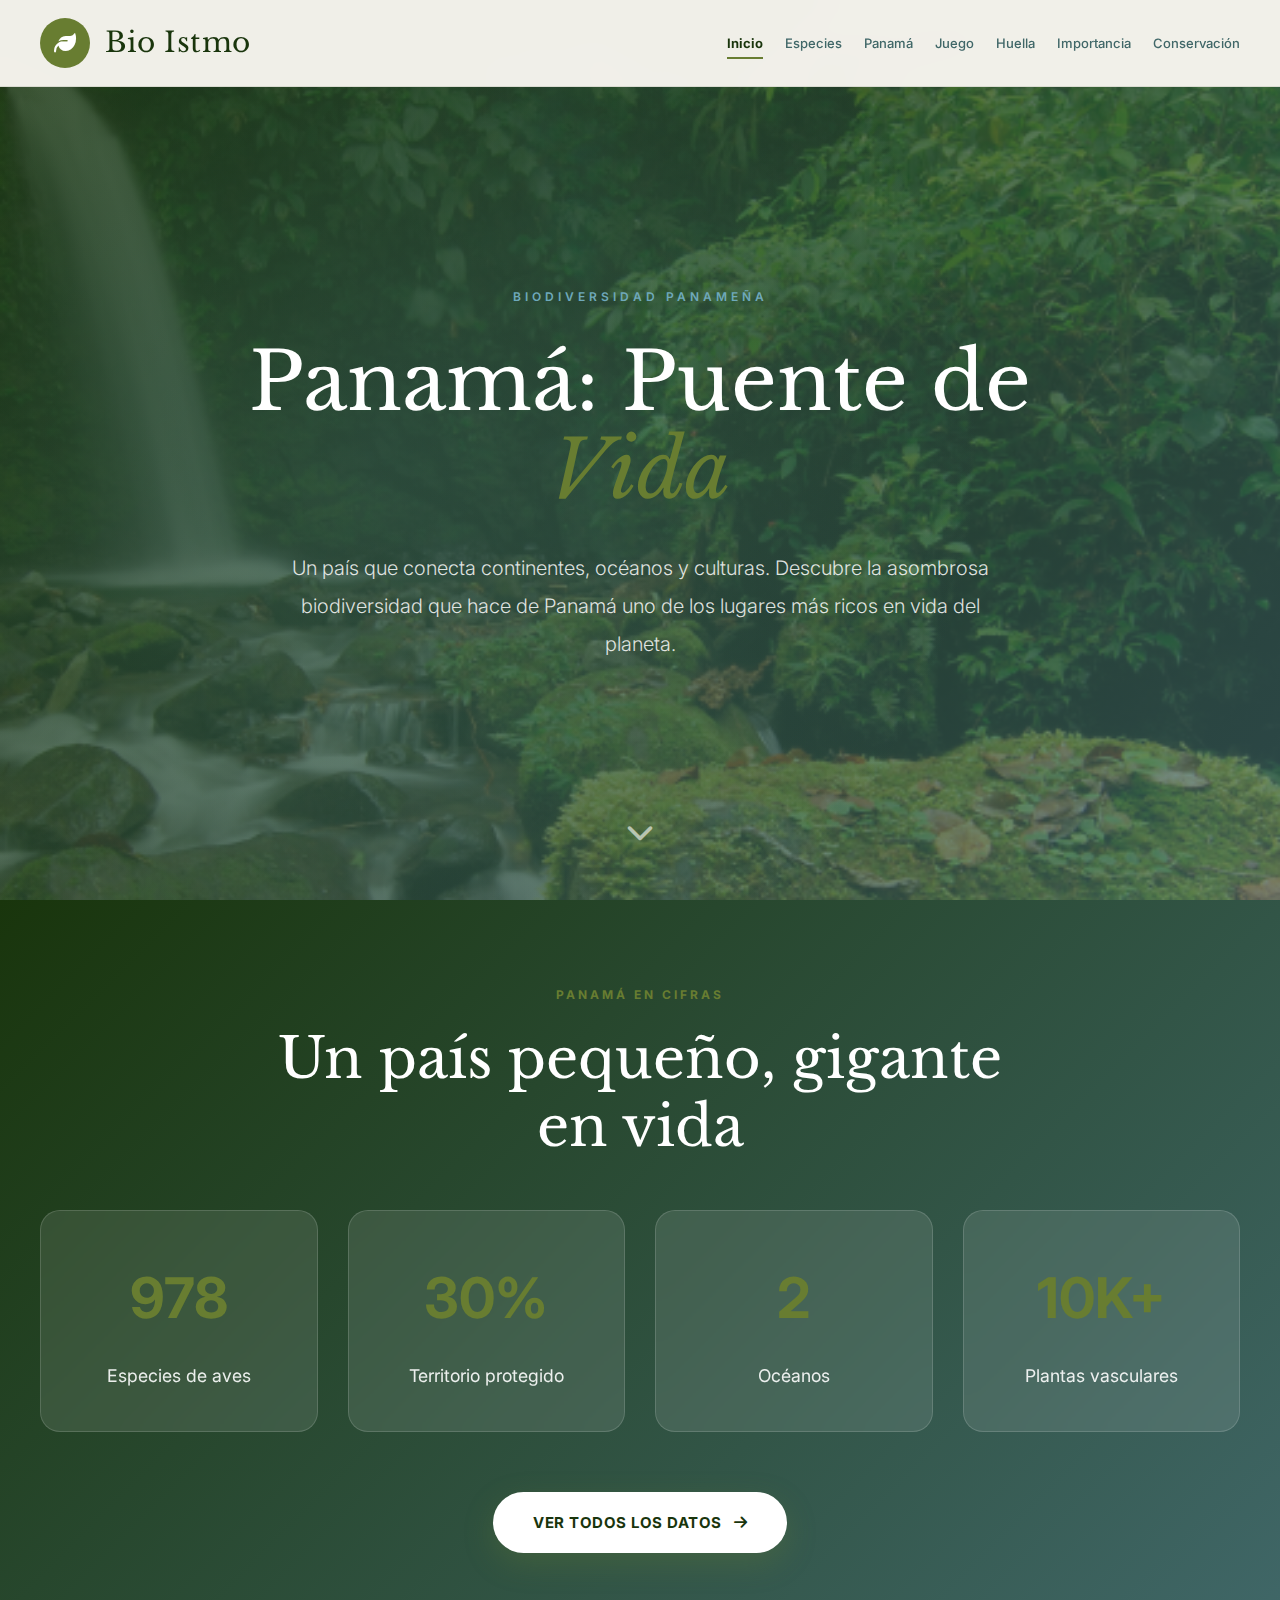
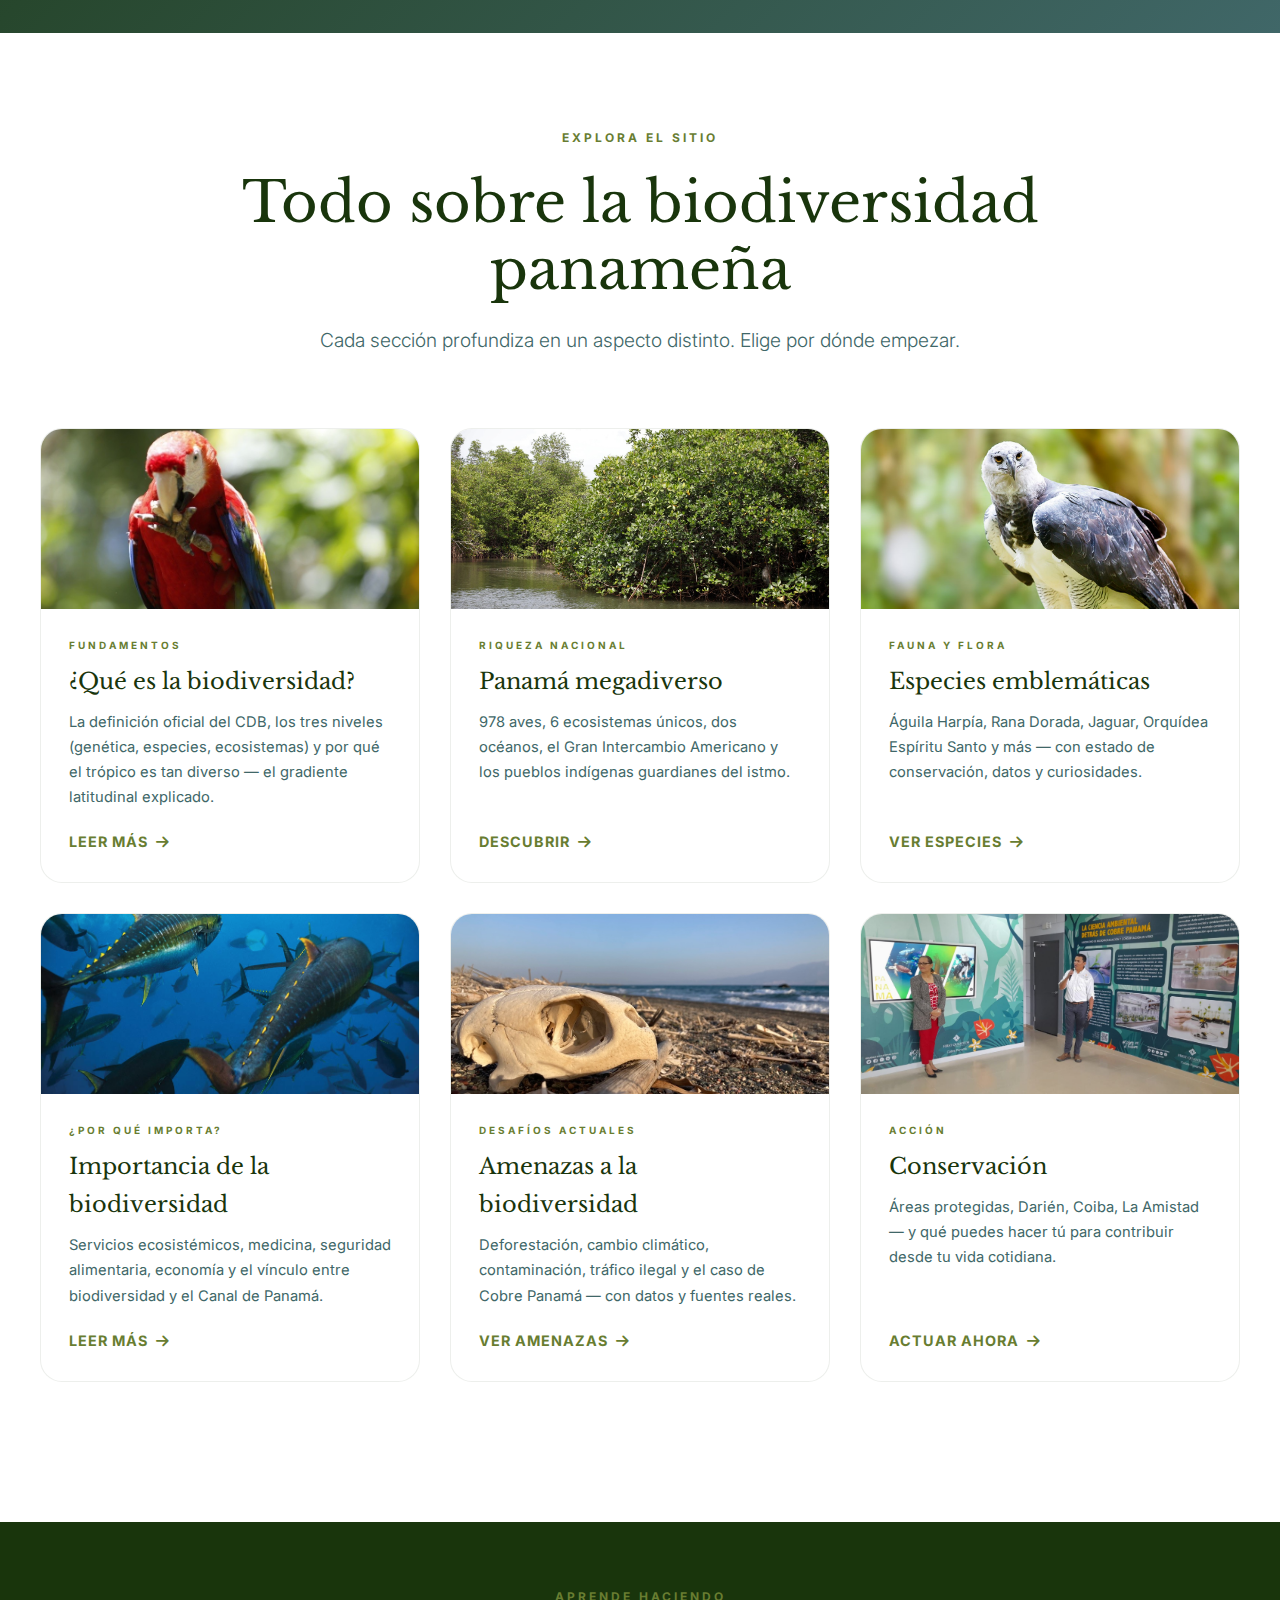
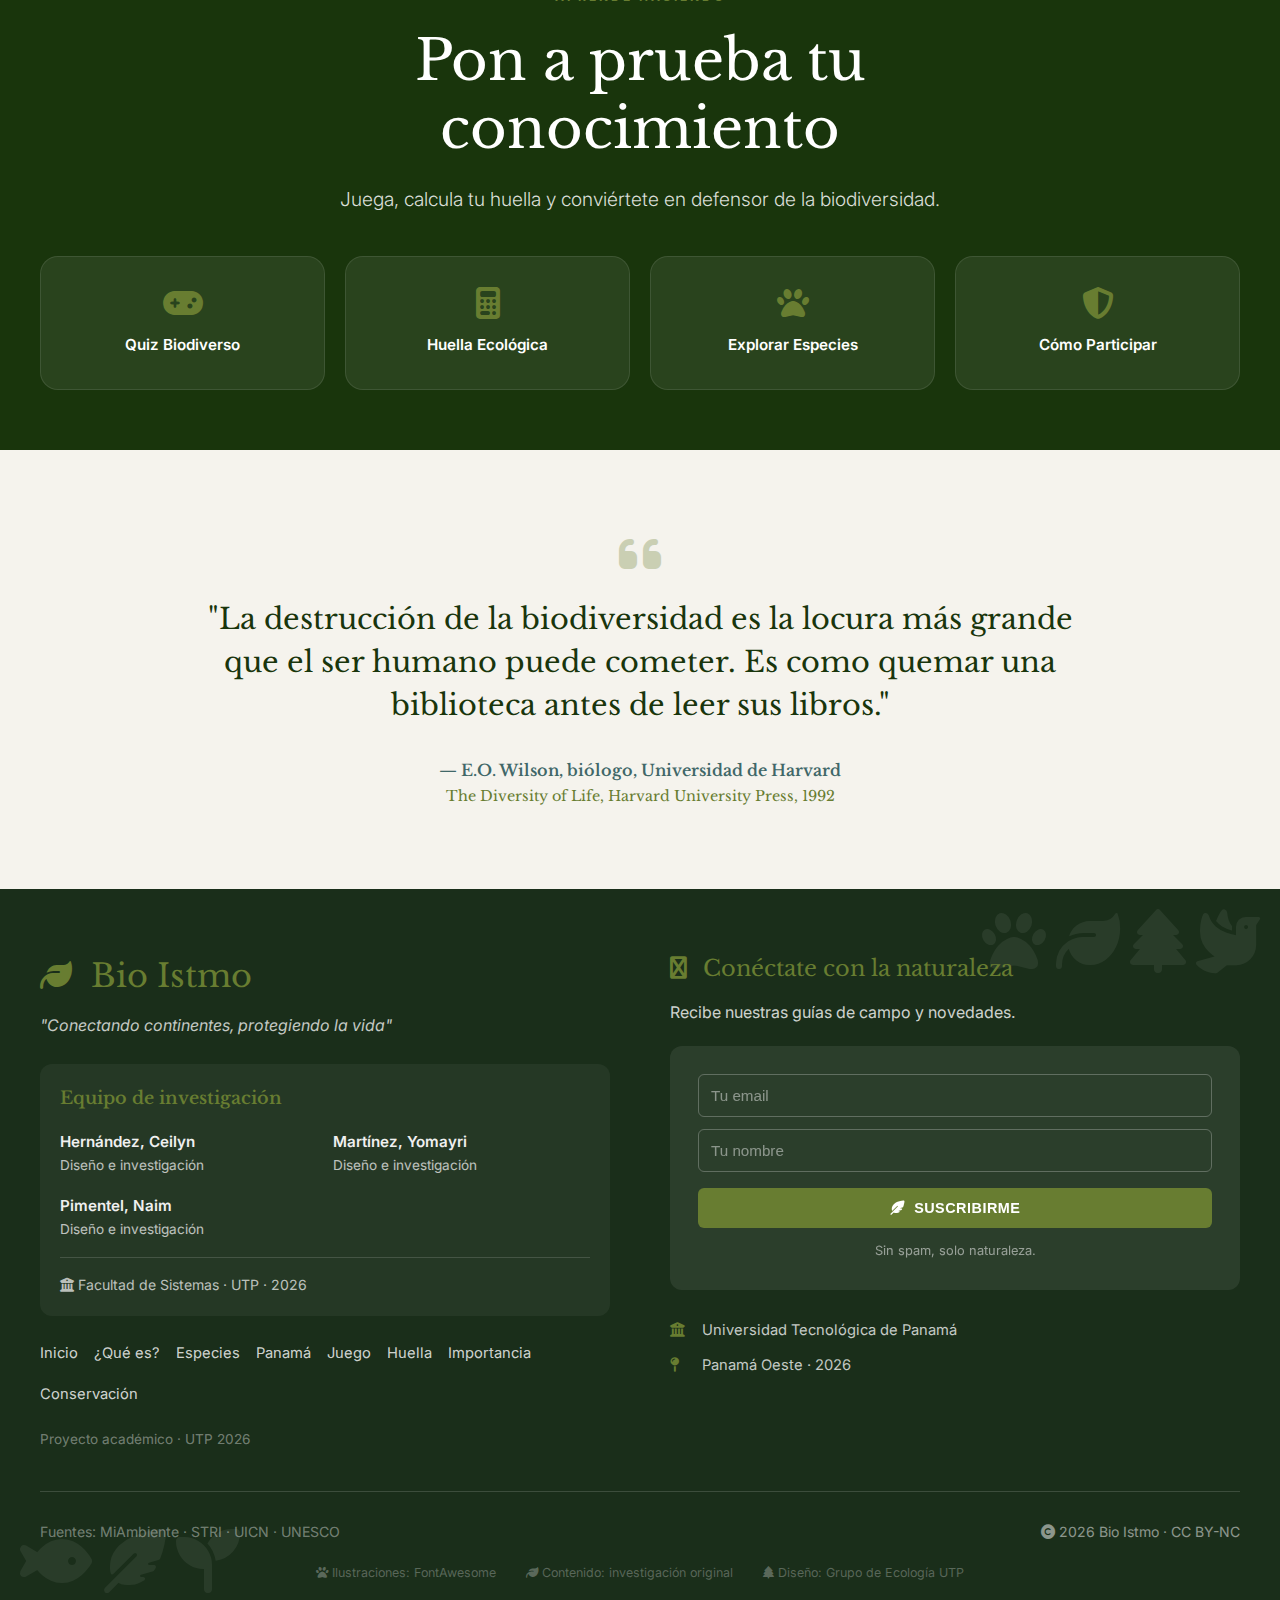
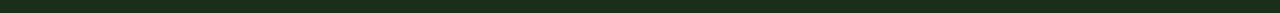
<file: index.html>
<!DOCTYPE html>
<html lang="es">
<head>
    <meta charset="UTF-8">
    <meta name="viewport" content="width=device-width, initial-scale=1.0">
    <title>Bio Istmo | Inicio</title>
    <link href="https://fonts.googleapis.com/css2?family=Libre+Baskerville:ital,wght@0,400;0,700;1,400&family=Inter:wght@300;400;600;700&display=swap" rel="stylesheet">
    <link rel="stylesheet" href="https://cdnjs.cloudflare.com/ajax/libs/font-awesome/6.4.0/css/all.min.css">
    <link rel="stylesheet" href="css.css">
</head>
<body>

    <nav class="main-nav">
        <div class="container nav-container">
            <a href="index.html" class="logo">
                <div class="logo-icon"><i class="fas fa-leaf"></i></div>
                <span class="logo-text">Bio Istmo</span>
            </a>
            <button type="button" class="mobile-menu-btn" id="mobileMenuBtn" aria-label="Abrir menú de navegación" title="Abrir menú de navegación"><i class="fas fa-bars"></i></button>
            <div class="nav-menu" id="navMenu">
                <a href="index.html" class="nav-link active">Inicio</a>
                <a href="especies.html" class="nav-link">Especies</a>
                <a href="panama.html" class="nav-link">Panamá</a>
                <a href="juego.html" class="nav-link">Juego</a>
                <a href="huella.html" class="nav-link">Huella</a>
                <a href="importancia.html" class="nav-link">Importancia</a>
                <a href="conservacion.html" class="nav-link">Conservación</a>
            </div>
        </div>
    </nav>

        <section class="hero-section">
        <div class="hero-content">
            <div class="hero-tag">Biodiversidad Panameña</div>
            <h1 class="hero-title">Panamá: Puente de<br><span class="italic">Vida</span></h1>
            <p class="hero-subtitle">Un país que conecta continentes, océanos y culturas. Descubre la asombrosa biodiversidad que hace de Panamá uno de los lugares más ricos en vida del planeta.</p>
            <!-- <div class="hero-buttons">
                <a href="especies.html" class="btn btn-primary">Explorar <i class="fas fa-leaf"></i></a>
                <a href="juego.html" class="btn btn-secondary">Jugar Ahora <i class="fas fa-gamepad"></i></a>
            </div> -->
        </div>
        <div class="scroll-hint"><i class="fas fa-chevron-down"></i></div>
    </section>

        <section class="section" style="background: linear-gradient(135deg, var(--phthalo-green) 0%, var(--space-sparkle) 100%); padding: 80px 0;">
        <div class="container">
            <div class="section-header" style="margin-bottom: 50px;">
                <span class="section-tag" style="color: var(--mustard-green);">Panamá en cifras</span>
                <h2 class="section-title" style="color: white;">Un país pequeño, gigante en vida</h2>
            </div>
            <div class="stats-grid">
                <div class="stat-card">
                    <span class="stat-number">978</span>
                    <span class="stat-label">Especies de aves</span>
                </div>
                <div class="stat-card">
                    <span class="stat-number">30%</span>
                    <span class="stat-label">Territorio protegido</span>
                </div>
                <div class="stat-card">
                    <span class="stat-number">2</span>
                    <span class="stat-label">Océanos</span>
                </div>
                <div class="stat-card">
                    <span class="stat-number">10K+</span>
                    <span class="stat-label">Plantas vasculares</span>
                </div>
            </div>
            <div style="text-align: center; margin-top: 50px;">
                <a href="panama.html" class="btn btn-white btn-primary">Ver todos los datos <i class="fas fa-arrow-right"></i></a>
            </div>
        </div>
    </section>

        <section class="preview-section section" style="background: white;">
        <div class="container">
            <div class="section-header">
                <span class="section-tag">Explora el sitio</span>
                <h2 class="section-title">Todo sobre la biodiversidad panameña</h2>
                <p class="section-subtitle">Cada sección profundiza en un aspecto distinto. Elige por dónde empezar.</p>
            </div>
            <div class="preview-grid">

                <div class="preview-card">
                    <img src="fotos//bio.jpg" alt="Qué es la biodiversidad" class="preview-card-img">
                    <div class="preview-card-body">
                        <span class="preview-card-tag">Fundamentos</span>
                        <h3>¿Qué es la biodiversidad?</h3>
                        <p>La definición oficial del CDB, los tres niveles (genética, especies, ecosistemas) y por qué el trópico es tan diverso — el gradiente latitudinal explicado.</p>
                        <a href="biodi.html" class="preview-link">Leer más <i class="fas fa-arrow-right"></i></a>
                    </div>
                </div>

                <div class="preview-card">
                    <img src="fotos/manglar.jpg" alt="Panamá megadiverso" class="preview-card-img">
                    <div class="preview-card-body">
                        <span class="preview-card-tag">Riqueza nacional</span>
                        <h3>Panamá megadiverso</h3>
                        <p>978 aves, 6 ecosistemas únicos, dos océanos, el Gran Intercambio Americano y los pueblos indígenas guardianes del istmo.</p>
                        <a href="panama.html" class="preview-link">Descubrir <i class="fas fa-arrow-right"></i></a>
                    </div>
                </div>

                <div class="preview-card">
                    <img src="fotos/aguilaa.jpg" alt="Especies emblemáticas" class="preview-card-img">
                    <div class="preview-card-body">
                        <span class="preview-card-tag">Fauna y flora</span>
                        <h3>Especies emblemáticas</h3>
                        <p>Águila Harpía, Rana Dorada, Jaguar, Orquídea Espíritu Santo y más — con estado de conservación, datos y curiosidades.</p>
                        <a href="especies.html" class="preview-link">Ver especies <i class="fas fa-arrow-right"></i></a>
                    </div>
                </div>

                <div class="preview-card">
                    <img src="fotos/tun.png" alt="Importancia biodiversidad" class="preview-card-img">
                    <div class="preview-card-body">
                        <span class="preview-card-tag">¿Por qué importa?</span>
                        <h3>Importancia de la biodiversidad</h3>
                        <p>Servicios ecosistémicos, medicina, seguridad alimentaria, economía y el vínculo entre biodiversidad y el Canal de Panamá.</p>
                        <a href="importancia.html" class="preview-link">Leer más <i class="fas fa-arrow-right"></i></a>
                    </div>
                </div>

                <div class="preview-card">
                    <img src="fotos/muer.jpg" alt="Amenazas" class="preview-card-img">
                    <div class="preview-card-body">
                        <span class="preview-card-tag">Desafíos actuales</span>
                        <h3>Amenazas a la biodiversidad</h3>
                        <p>Deforestación, cambio climático, contaminación, tráfico ilegal y el caso de Cobre Panamá — con datos y fuentes reales.</p>
                        <a href="amenazas.html" class="preview-link">Ver amenazas <i class="fas fa-arrow-right"></i></a>
                    </div>
                </div>

                <div class="preview-card">
                    <img src="fotos/conserv.jpg" alt="Conservación" class="preview-card-img">
                    <div class="preview-card-body">
                        <span class="preview-card-tag">Acción</span>
                        <h3>Conservación</h3>
                        <p>Áreas protegidas, Darién, Coiba, La Amistad — y qué puedes hacer tú para contribuir desde tu vida cotidiana.</p>
                        <a href="conservacion.html" class="preview-link">Actuar ahora <i class="fas fa-arrow-right"></i></a>
                    </div>
                </div>

            </div>
        </div>
    </section>

        <section class="topics-band">
        <div class="container">
            <div class="section-header" style="margin-bottom: 40px;">
                <span class="section-tag" style="color: var(--mustard-green);">Aprende haciendo</span>
                <h2 class="section-title" style="color: white;">Pon a prueba tu conocimiento</h2>
                <p class="section-subtitle" style="color: rgba(255,255,255,0.85);">Juega, calcula tu huella y conviértete en defensor de la biodiversidad.</p>
            </div>
            <div class="topics-grid">
                <a href="juego.html" class="topic-item">
                    <i class="fas fa-gamepad"></i>
                    <span>Quiz Biodiverso</span>
                </a>
                <a href="huella.html" class="topic-item">
                    <i class="fas fa-calculator"></i>
                    <span>Huella Ecológica</span>
                </a>
                <a href="especies.html" class="topic-item">
                    <i class="fas fa-paw"></i>
                    <span>Explorar Especies</span>
                </a>
                <a href="conservacion.html" class="topic-item">
                    <i class="fas fa-shield-alt"></i>
                    <span>Cómo Participar</span>
                </a>
            </div>
        </div>
    </section>

        <section class="quote-section">
        <div class="container">
            <div style="max-width: 900px; margin: 0 auto; text-align: center; font-family: var(--font-serif);">
                <i class="fas fa-quote-left" style="font-size: 3rem; color: var(--mustard-green); opacity: 0.3; margin-bottom: 20px;"></i>
                <blockquote style="font-size: 1.8rem; line-height: 1.5; color: var(--phthalo-green);">
                    "La destrucción de la biodiversidad es la locura más grande que el ser humano puede cometer. Es como quemar una biblioteca antes de leer sus libros."
                </blockquote>
                <p style="margin-top: 30px; font-weight: 600; color: var(--space-sparkle);">— E.O. Wilson, biólogo, Universidad de Harvard</p>
                <p style="font-size: 0.9rem; color: var(--mustard-green); margin-bottom: 0;">The Diversity of Life, Harvard University Press, 1992</p>
            </div>
        </div>
    </section>

    <footer class="site-footer">
        <div class="footer-bg-icons footer-bg-icons--top">
            <i class="fas fa-paw"></i><i class="fas fa-leaf"></i><i class="fas fa-tree"></i><i class="fas fa-dove"></i>
        </div>
        <div class="footer-bg-icons footer-bg-icons--bottom">
            <i class="fas fa-fish"></i><i class="fas fa-feather-alt"></i><i class="fas fa-seedling"></i>
        </div>

        <div class="container footer-container">
            <div class="footer-grid">

                <!-- Columna izquierda -->
                <div class="footer-col">
                    <h3 class="footer-brand">
                        <i class="fas fa-leaf"></i> Bio Istmo
                    </h3>
                    <p class="footer-tagline">"Conectando continentes, protegiendo la vida"</p>

                    <div class="footer-team">
                        <h4 class="footer-team-title">Equipo de investigación</h4>
                        <div class="footer-team-grid">
                            <div>
                                <p class="footer-team-name">Hernández, Ceilyn</p>
                                <p class="footer-team-role">Diseño e investigación</p>
                            </div>
                            <div>
                                <p class="footer-team-name">Martínez, Yomayri</p>
                                <p class="footer-team-role">Diseño e investigación</p>
                            </div>
                            <div>
                                <p class="footer-team-name">Pimentel, Naim</p>
                                <p class="footer-team-role">Diseño e investigación</p>
                            </div>
                        </div>
                        <p class="footer-team-uni">
                            <i class="fas fa-university"></i> Facultad de Sistemas · UTP · 2026
                        </p>
                    </div>

                    <nav class="footer-nav">
                        <a href="index.html">Inicio</a>
                        <a href="biodiversidad.html">¿Qué es?</a>
                        <a href="especies.html">Especies</a>
                        <a href="panama.html">Panamá</a>
                        <a href="juego.html">Juego</a>
                        <a href="huella.html">Huella</a>
                        <a href="importancia.html">Importancia</a>
                        <a href="conservacion.html">Conservación</a>
                    </nav>

                    <p class="footer-academic">Proyecto académico · UTP 2026</p>
                </div>

                <!-- Columna derecha -->
                <div class="footer-col">
                    <h3 class="footer-newsletter-title">
                        <i class="fas fa-pagelines"></i> Conéctate con la naturaleza
                    </h3>
                    <p class="footer-newsletter-desc">Recibe nuestras guías de campo y novedades.</p>

                    <div class="footer-newsletter-box">
                        <div class="footer-newsletter-inputs">
                            <input type="email" placeholder="Tu email" class="footer-input">
                            <input type="text" placeholder="Tu nombre" class="footer-input">
                        </div>
                        <button class="footer-subscribe-btn">
                            <i class="fas fa-feather-alt"></i> SUSCRIBIRME
                        </button>
                        <p class="footer-no-spam">Sin spam, solo naturaleza.</p>
                    </div>

                    <div class="footer-contact">
                        <p><i class="fas fa-university"></i> Universidad Tecnológica de Panamá</p>
                        <p><i class="fas fa-map-pin"></i> Panamá Oeste · 2026</p>
                    </div>
                </div>

            </div>

            <div class="footer-bottom">
                <span class="footer-sources">Fuentes: MiAmbiente · STRI · UICN · UNESCO</span>
                <span class="footer-copy"><i class="fas fa-copyright"></i> 2026 Bio Istmo · CC BY-NC</span>
            </div>

            <div class="footer-credits">
                <span><i class="fas fa-paw"></i> Ilustraciones: FontAwesome</span>
                <span><i class="fas fa-leaf"></i> Contenido: investigación original</span>
                <span><i class="fas fa-tree"></i> Diseño: Grupo de Ecología UTP</span>
            </div>
        </div>
    </footer>

    <script src="js.js"></script>
</body>
</html>
</file>
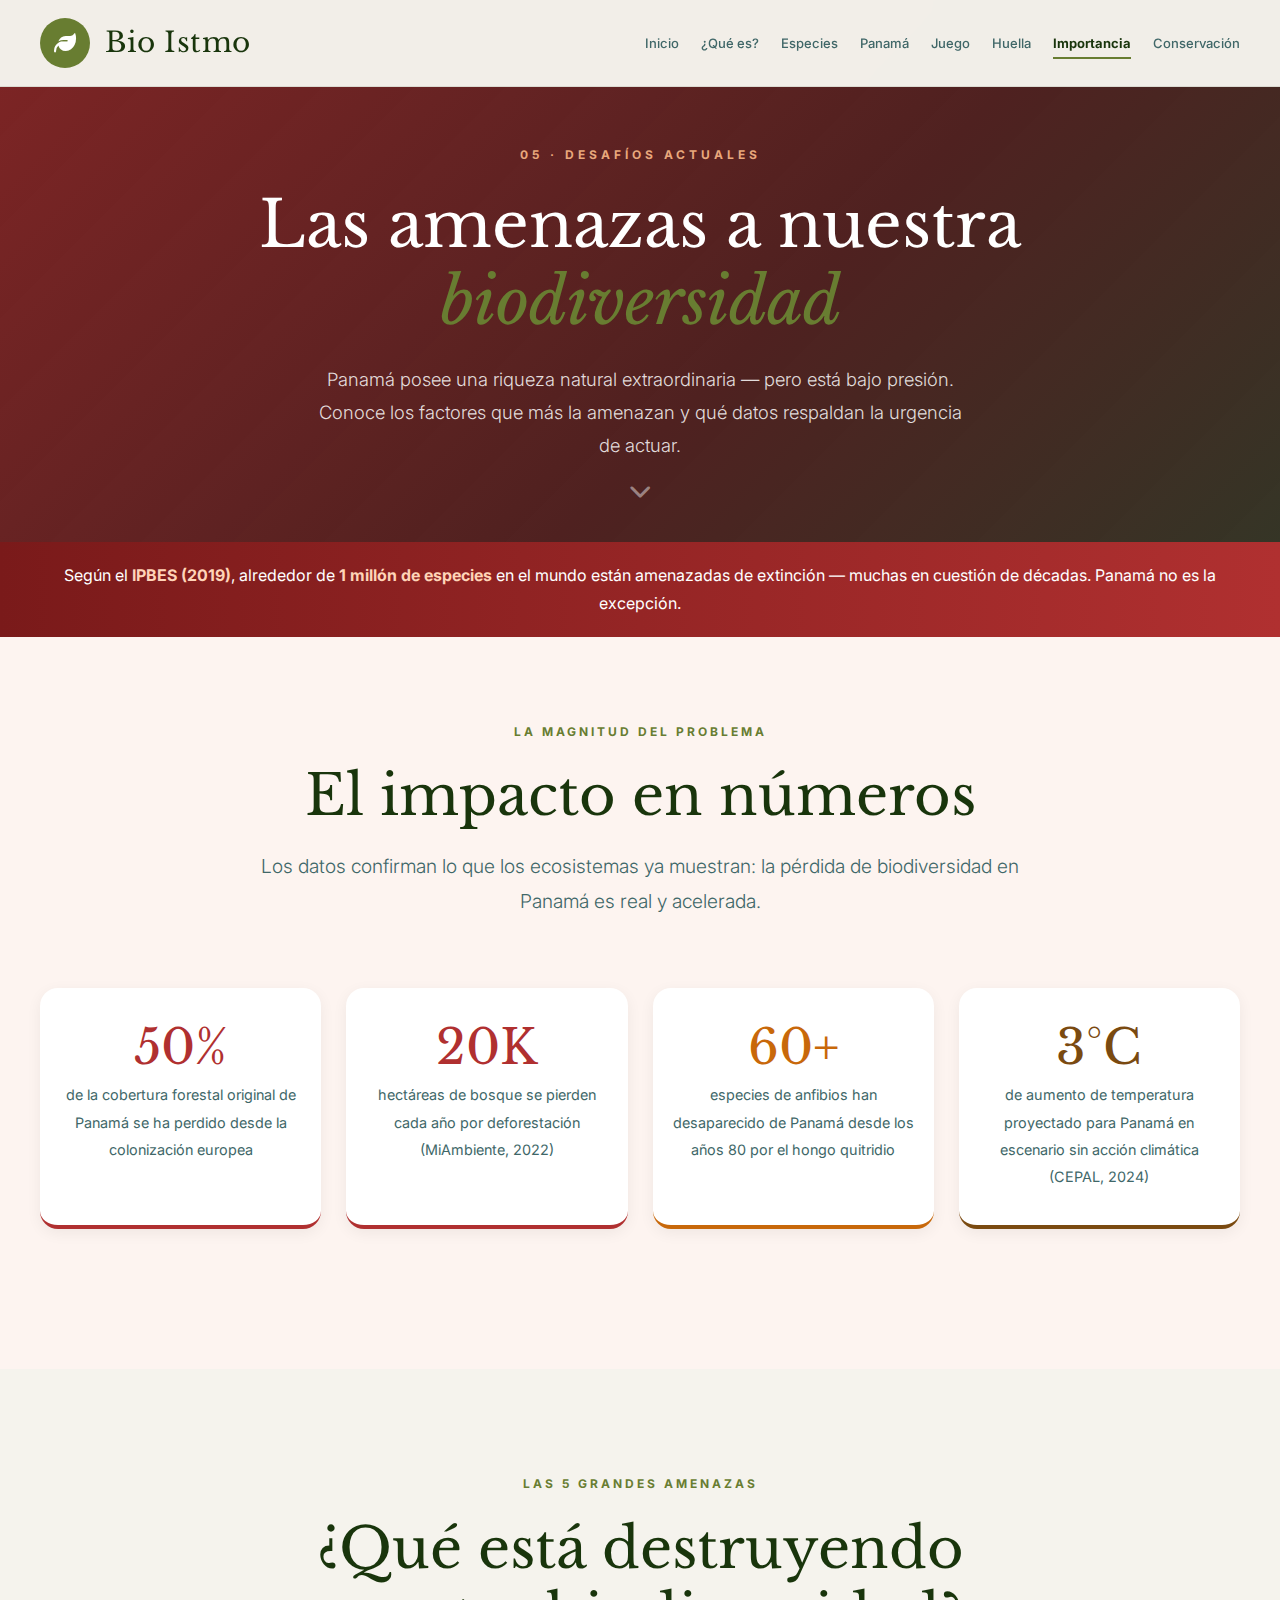
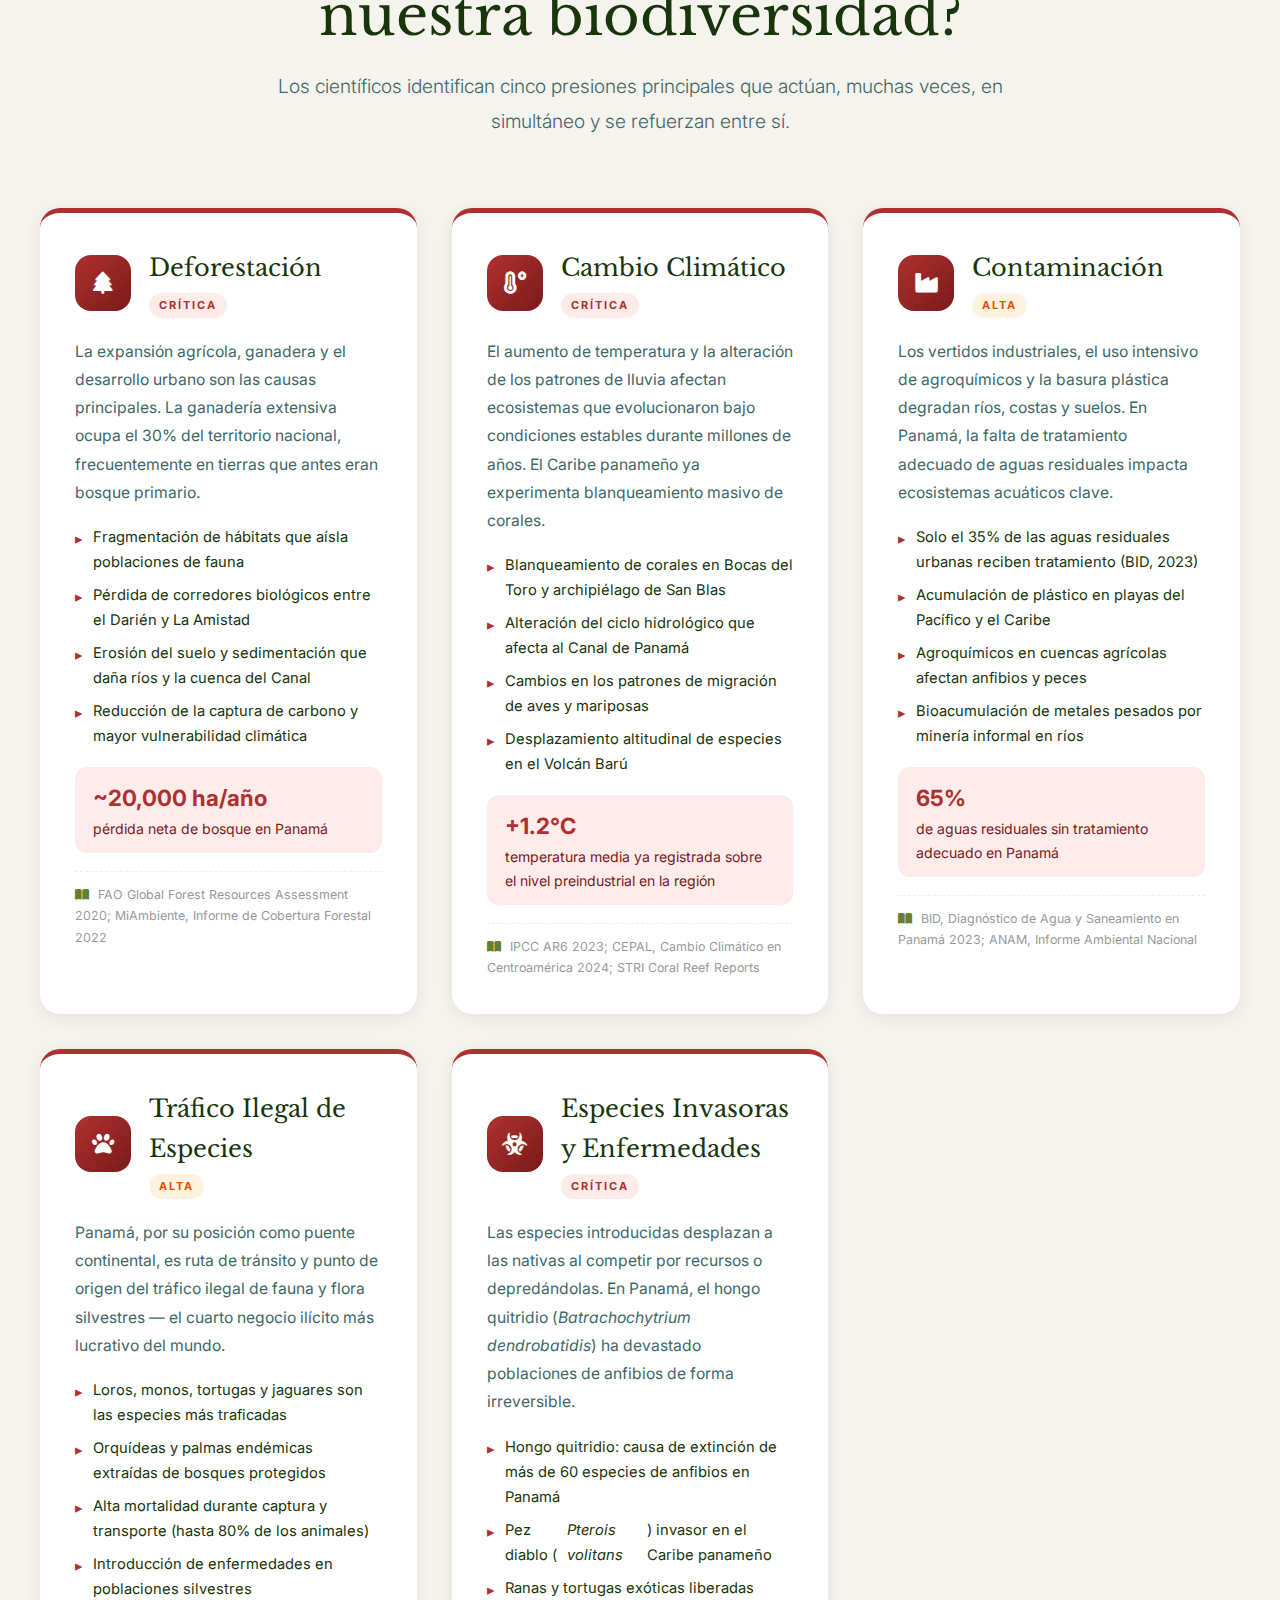
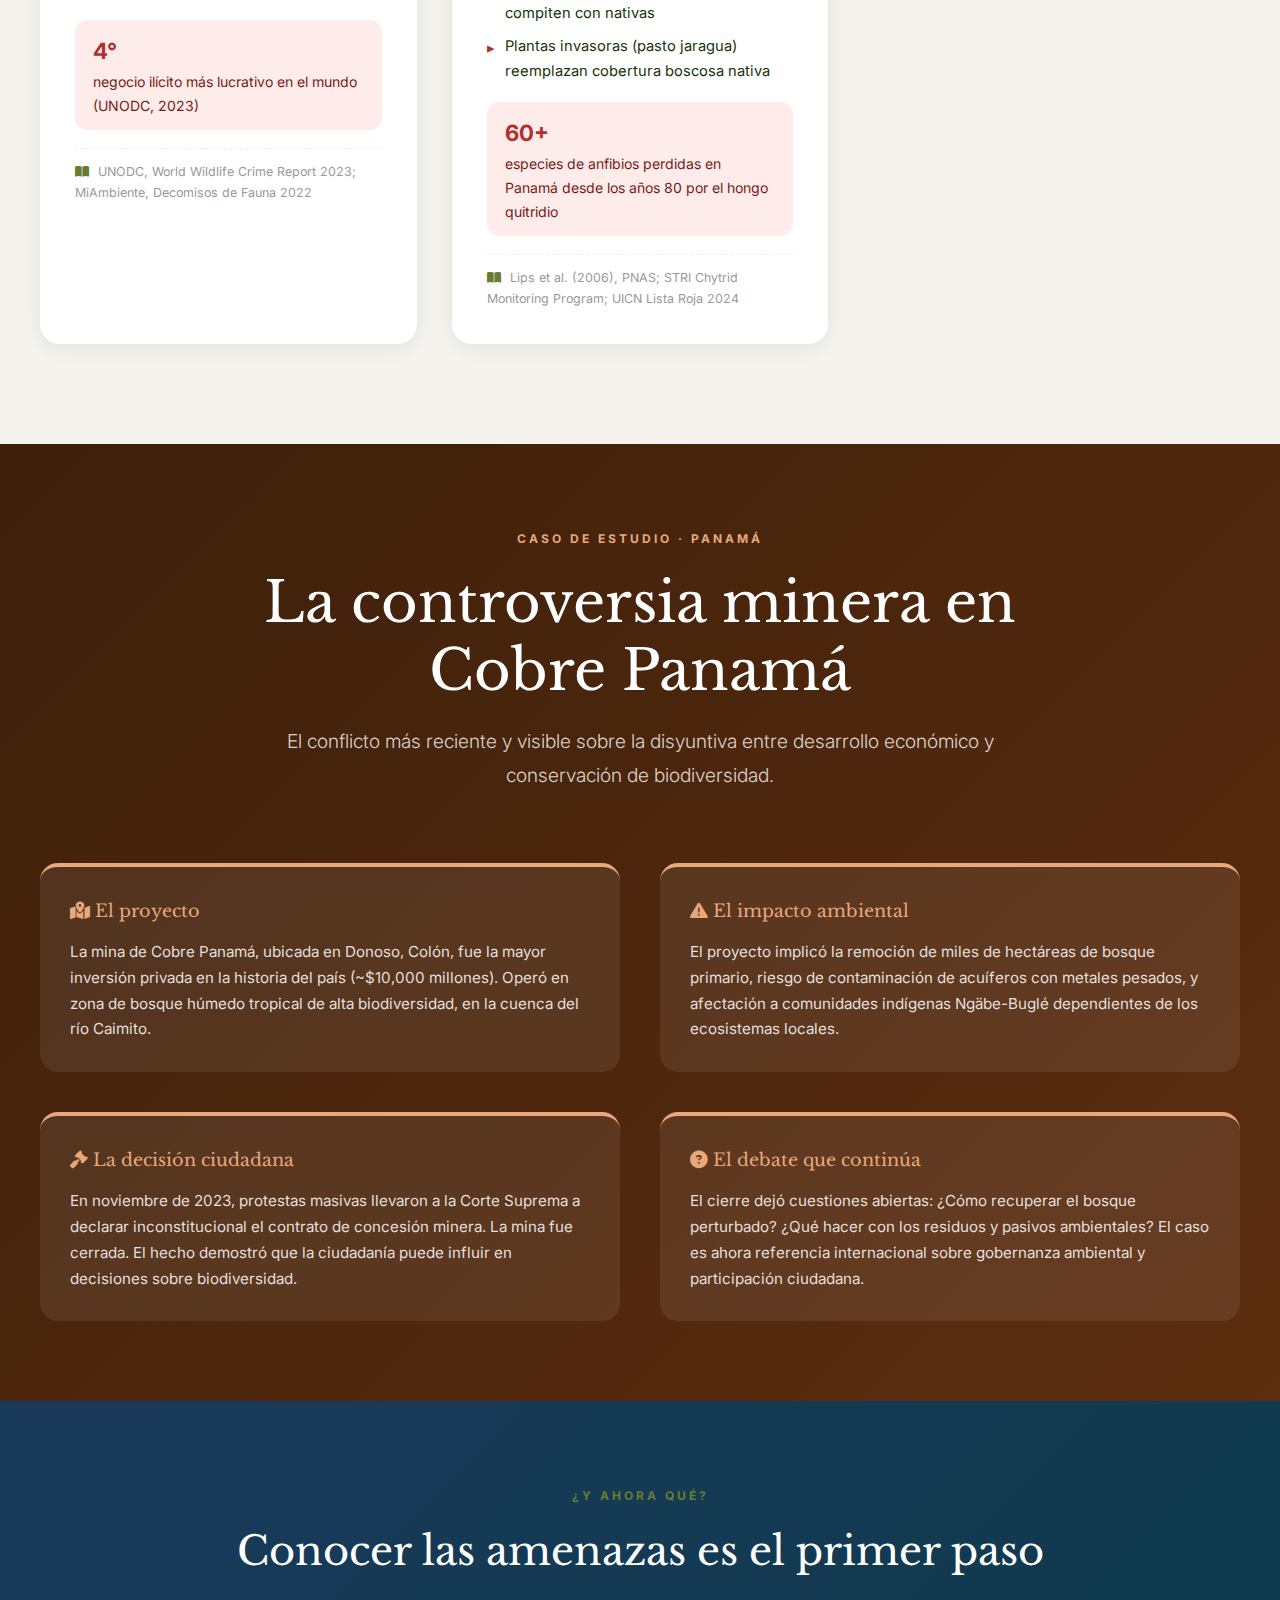
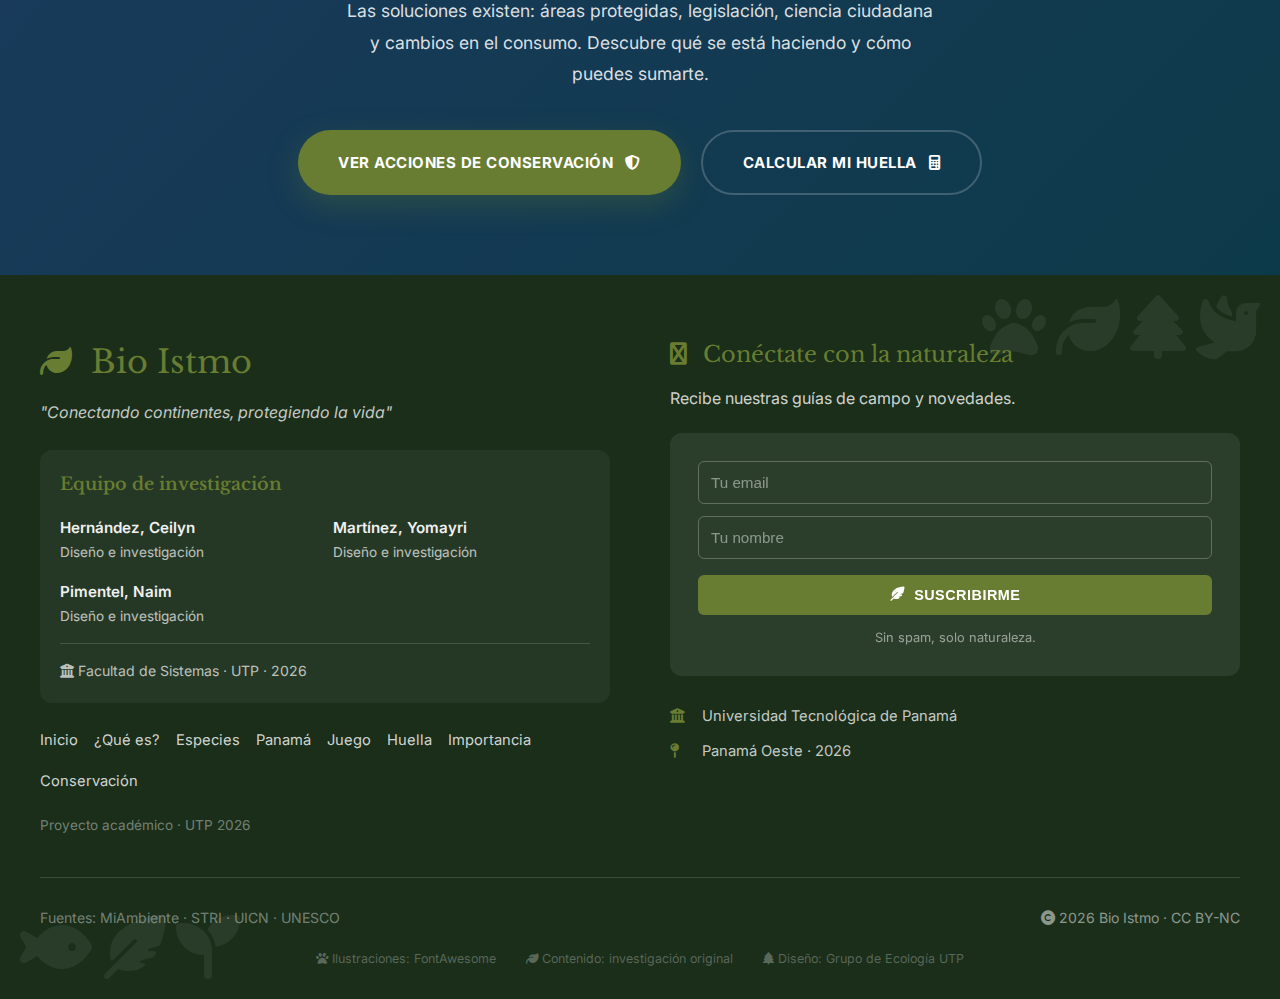
<file: amenazas.html>
<!DOCTYPE html>
<html lang="es">
<head>
    <meta charset="UTF-8">
    <meta name="viewport" content="width=device-width, initial-scale=1.0">
    <title>Bio Istmo | Amenazas a la Biodiversidad</title>
    <link href="https://fonts.googleapis.com/css2?family=Libre+Baskerville:ital,wght@0,400;0,700;1,400&family=Inter:wght@300;400;600;700&display=swap" rel="stylesheet">
    <link rel="stylesheet" href="https://cdnjs.cloudflare.com/ajax/libs/font-awesome/6.4.0/css/all.min.css">
    <link rel="stylesheet" href="css.css">
</head>
<body>

    <nav class="main-nav">
        <div class="container nav-container">
            <a href="index.html" class="logo">
                <div class="logo-icon"><i class="fas fa-leaf"></i></div>
                <span class="logo-text">Bio Istmo</span>
            </a>
            <button type="button" class="mobile-menu-btn" id="mobileMenuBtn" aria-label="Abrir menú de navegación" title="Abrir menú de navegación"><i class="fas fa-bars"></i></button>
            <div class="nav-menu" id="navMenu">
                <a href="index.html" class="nav-link">Inicio</a>
                <a href="biodiversidad.html" class="nav-link">¿Qué es?</a>
                <a href="especies.html" class="nav-link">Especies</a>
                <a href="panama.html" class="nav-link">Panamá</a>
                <a href="juego.html" class="nav-link">Juego</a>
                <a href="huella.html" class="nav-link">Huella</a>
                <a href="importancia.html" class="nav-link active">Importancia</a>
                <a href="conservacion.html" class="nav-link">Conservación</a>
            </div>
        </div>
    </nav>

        <section class="page-hero" style="background: linear-gradient(135deg, rgba(122,26,26,0.95) 0%, rgba(61,10,10,0.9) 60%, rgba(26,26,10,0.88) 100%), url('https://images.unsplash.com/photo-1473448912268-2022ce9509d8?q=80&w=1600&auto=format&fit=crop') center/cover;">
        <div class="page-hero-content">
            <span class="page-hero-tag" style="color: #e9a87c;">05 · Desafíos Actuales</span>
            <h1>Las amenazas a nuestra<br><em>biodiversidad</em></h1>
            <p>Panamá posee una riqueza natural extraordinaria — pero está bajo presión. Conoce los factores que más la amenazan y qué datos respaldan la urgencia de actuar.</p>
        </div>
        <div class="hero-scroll"><i class="fas fa-chevron-down"></i></div>
    </section>

        <div class="alert-banner">
        Según el <strong>IPBES (2019)</strong>, alrededor de <strong>1 millón de especies</strong> en el mundo están amenazadas de extinción — muchas en cuestión de décadas. Panamá no es la excepción.
    </div>

        <section class="impact-section">
        <div class="container">
            <div class="section-header">
                <span class="section-tag">La magnitud del problema</span>
                <h2 class="section-title">El impacto en números</h2>
                <p class="section-subtitle">Los datos confirman lo que los ecosistemas ya muestran: la pérdida de biodiversidad en Panamá es real y acelerada.</p>
            </div>
            <div class="impact-numbers">
                <div class="impact-number-card">
                    <span class="big-num">50%</span>
                    <span>de la cobertura forestal original de Panamá se ha perdido desde la colonización europea</span>
                </div>
                <div class="impact-number-card">
                    <span class="big-num">20K</span>
                    <span>hectáreas de bosque se pierden cada año por deforestación (MiAmbiente, 2022)</span>
                </div>
                <div class="impact-number-card">
                    <span class="big-num">60+</span>
                    <span>especies de anfibios han desaparecido de Panamá desde los años 80 por el hongo quitridio</span>
                </div>
                <div class="impact-number-card">
                    <span class="big-num">3°C</span>
                    <span>de aumento de temperatura proyectado para Panamá en escenario sin acción climática (CEPAL, 2024)</span>
                </div>
            </div>
        </div>
    </section>

        <section class="section" style="background: var(--cream);">
        <div class="container">
            <div class="section-header">
                <span class="section-tag">Las 5 grandes amenazas</span>
                <h2 class="section-title">¿Qué está destruyendo nuestra biodiversidad?</h2>
                <p class="section-subtitle">Los científicos identifican cinco presiones principales que actúan, muchas veces, en simultáneo y se refuerzan entre sí.</p>
            </div>
            <div class="threats-grid">

                <div class="threat-card-new">
                    <div class="threat-card-inner">
                        <div class="threat-header">
                            <div class="threat-icon-new"><i class="fas fa-tree"></i></div>
                            <div>
                                <h3 class="threat-title-new">Deforestación</h3>
                                <span class="threat-severity severity-critical">Crítica</span>
                            </div>
                        </div>
                        <p class="threat-description">La expansión agrícola, ganadera y el desarrollo urbano son las causas principales. La ganadería extensiva ocupa el 30% del territorio nacional, frecuentemente en tierras que antes eran bosque primario.</p>
                        <ul class="threat-list">
                            <li>Fragmentación de hábitats que aísla poblaciones de fauna</li>
                            <li>Pérdida de corredores biológicos entre el Darién y La Amistad</li>
                            <li>Erosión del suelo y sedimentación que daña ríos y la cuenca del Canal</li>
                            <li>Reducción de la captura de carbono y mayor vulnerabilidad climática</li>
                        </ul>
                        <div class="threat-stat">
                            <strong>~20,000 ha/año</strong>
                            pérdida neta de bosque en Panamá
                        </div>
                        <p class="threat-source"><i class="fas fa-book-open"></i> FAO Global Forest Resources Assessment 2020; MiAmbiente, Informe de Cobertura Forestal 2022</p>
                    </div>
                </div>

                <div class="threat-card-new">
                    <div class="threat-card-inner">
                        <div class="threat-header">
                            <div class="threat-icon-new"><i class="fas fa-temperature-high"></i></div>
                            <div>
                                <h3 class="threat-title-new">Cambio Climático</h3>
                                <span class="threat-severity severity-critical">Crítica</span>
                            </div>
                        </div>
                        <p class="threat-description">El aumento de temperatura y la alteración de los patrones de lluvia afectan ecosistemas que evolucionaron bajo condiciones estables durante millones de años. El Caribe panameño ya experimenta blanqueamiento masivo de corales.</p>
                        <ul class="threat-list">
                            <li>Blanqueamiento de corales en Bocas del Toro y archipiélago de San Blas</li>
                            <li>Alteración del ciclo hidrológico que afecta al Canal de Panamá</li>
                            <li>Cambios en los patrones de migración de aves y mariposas</li>
                            <li>Desplazamiento altitudinal de especies en el Volcán Barú</li>
                        </ul>
                        <div class="threat-stat">
                            <strong>+1.2°C</strong>
                            temperatura media ya registrada sobre el nivel preindustrial en la región
                        </div>
                        <p class="threat-source"><i class="fas fa-book-open"></i> IPCC AR6 2023; CEPAL, Cambio Climático en Centroamérica 2024; STRI Coral Reef Reports</p>
                    </div>
                </div>

                <div class="threat-card-new">
                    <div class="threat-card-inner">
                        <div class="threat-header">
                            <div class="threat-icon-new"><i class="fas fa-industry"></i></div>
                            <div>
                                <h3 class="threat-title-new">Contaminación</h3>
                                <span class="threat-severity severity-high">Alta</span>
                            </div>
                        </div>
                        <p class="threat-description">Los vertidos industriales, el uso intensivo de agroquímicos y la basura plástica degradan ríos, costas y suelos. En Panamá, la falta de tratamiento adecuado de aguas residuales impacta ecosistemas acuáticos clave.</p>
                        <ul class="threat-list">
                            <li>Solo el 35% de las aguas residuales urbanas reciben tratamiento (BID, 2023)</li>
                            <li>Acumulación de plástico en playas del Pacífico y el Caribe</li>
                            <li>Agroquímicos en cuencas agrícolas afectan anfibios y peces</li>
                            <li>Bioacumulación de metales pesados por minería informal en ríos</li>
                        </ul>
                        <div class="threat-stat">
                            <strong>65%</strong>
                            de aguas residuales sin tratamiento adecuado en Panamá
                        </div>
                        <p class="threat-source"><i class="fas fa-book-open"></i> BID, Diagnóstico de Agua y Saneamiento en Panamá 2023; ANAM, Informe Ambiental Nacional</p>
                    </div>
                </div>

                <div class="threat-card-new">
                    <div class="threat-card-inner">
                        <div class="threat-header">
                            <div class="threat-icon-new"><i class="fas fa-paw"></i></div>
                            <div>
                                <h3 class="threat-title-new">Tráfico Ilegal de Especies</h3>
                                <span class="threat-severity severity-high">Alta</span>
                            </div>
                        </div>
                        <p class="threat-description">Panamá, por su posición como puente continental, es ruta de tránsito y punto de origen del tráfico ilegal de fauna y flora silvestres — el cuarto negocio ilícito más lucrativo del mundo.</p>
                        <ul class="threat-list">
                            <li>Loros, monos, tortugas y jaguares son las especies más traficadas</li>
                            <li>Orquídeas y palmas endémicas extraídas de bosques protegidos</li>
                            <li>Alta mortalidad durante captura y transporte (hasta 80% de los animales)</li>
                            <li>Introducción de enfermedades en poblaciones silvestres</li>
                        </ul>
                        <div class="threat-stat">
                            <strong>4°</strong>
                            negocio ilícito más lucrativo en el mundo (UNODC, 2023)
                        </div>
                        <p class="threat-source"><i class="fas fa-book-open"></i> UNODC, World Wildlife Crime Report 2023; MiAmbiente, Decomisos de Fauna 2022</p>
                    </div>
                </div>

                <div class="threat-card-new">
                    <div class="threat-card-inner">
                        <div class="threat-header">
                            <div class="threat-icon-new"><i class="fas fa-biohazard"></i></div>
                            <div>
                                <h3 class="threat-title-new">Especies Invasoras y Enfermedades</h3>
                                <span class="threat-severity severity-critical">Crítica</span>
                            </div>
                        </div>
                        <p class="threat-description">Las especies introducidas desplazan a las nativas al competir por recursos o depredándolas. En Panamá, el hongo quitridio (<em>Batrachochytrium dendrobatidis</em>) ha devastado poblaciones de anfibios de forma irreversible.</p>
                        <ul class="threat-list">
                            <li>Hongo quitridio: causa de extinción de más de 60 especies de anfibios en Panamá</li>
                            <li>Pez diablo (<em>Pterois volitans</em>) invasor en el Caribe panameño</li>
                            <li>Ranas y tortugas exóticas liberadas compiten con nativas</li>
                            <li>Plantas invasoras (pasto jaragua) reemplazan cobertura boscosa nativa</li>
                        </ul>
                        <div class="threat-stat">
                            <strong>60+</strong>
                            especies de anfibios perdidas en Panamá desde los años 80 por el hongo quitridio
                        </div>
                        <p class="threat-source"><i class="fas fa-book-open"></i> Lips et al. (2006), PNAS; STRI Chytrid Monitoring Program; UICN Lista Roja 2024</p>
                    </div>
                </div>

            </div>
        </div>
    </section>

        <section class="mining-section">
        <div class="container">
            <div class="section-header">
                <span class="section-tag">Caso de estudio · Panamá</span>
                <h2 class="section-title">La controversia minera en Cobre Panamá</h2>
                <p class="section-subtitle">El conflicto más reciente y visible sobre la disyuntiva entre desarrollo económico y conservación de biodiversidad.</p>
            </div>
            <div class="mining-grid">
                <div class="mining-fact">
                    <h4><i class="fas fa-map-marked-alt"></i> El proyecto</h4>
                    <p>La mina de Cobre Panamá, ubicada en Donoso, Colón, fue la mayor inversión privada en la historia del país (~$10,000 millones). Operó en zona de bosque húmedo tropical de alta biodiversidad, en la cuenca del río Caimito.</p>
                </div>
                <div class="mining-fact">
                    <h4><i class="fas fa-exclamation-triangle"></i> El impacto ambiental</h4>
                    <p>El proyecto implicó la remoción de miles de hectáreas de bosque primario, riesgo de contaminación de acuíferos con metales pesados, y afectación a comunidades indígenas Ngäbe-Buglé dependientes de los ecosistemas locales.</p>
                </div>
                <div class="mining-fact">
                    <h4><i class="fas fa-gavel"></i> La decisión ciudadana</h4>
                    <p>En noviembre de 2023, protestas masivas llevaron a la Corte Suprema a declarar inconstitucional el contrato de concesión minera. La mina fue cerrada. El hecho demostró que la ciudadanía puede influir en decisiones sobre biodiversidad.</p>
                </div>
                <div class="mining-fact">
                    <h4><i class="fas fa-question-circle"></i> El debate que continúa</h4>
                    <p>El cierre dejó cuestiones abiertas: ¿Cómo recuperar el bosque perturbado? ¿Qué hacer con los residuos y pasivos ambientales? El caso es ahora referencia internacional sobre gobernanza ambiental y participación ciudadana.</p>
                </div>
            </div>
        </div>
    </section>

        <section class="cta-section">
        <div class="container">
            <span class="section-tag">¿Y ahora qué?</span>
            <h2 class="section-title">Conocer las amenazas es el primer paso</h2>
            <p>Las soluciones existen: áreas protegidas, legislación, ciencia ciudadana y cambios en el consumo. Descubre qué se está haciendo y cómo puedes sumarte.</p>
            <div class="cta-buttons">
                <a href="conservacion.html" class="btn btn-primary">Ver acciones de conservación <i class="fas fa-shield-alt"></i></a>
                <a href="huella.html" class="btn btn-secondary">Calcular mi huella <i class="fas fa-calculator"></i></a>
            </div>
        </div>
    </section>

    <footer class="site-footer">
        <div class="footer-bg-icons footer-bg-icons--top">
            <i class="fas fa-paw"></i><i class="fas fa-leaf"></i><i class="fas fa-tree"></i><i class="fas fa-dove"></i>
        </div>
        <div class="footer-bg-icons footer-bg-icons--bottom">
            <i class="fas fa-fish"></i><i class="fas fa-feather-alt"></i><i class="fas fa-seedling"></i>
        </div>

        <div class="container footer-container">
            <div class="footer-grid">

                <!-- Columna izquierda -->
                <div class="footer-col">
                    <h3 class="footer-brand">
                        <i class="fas fa-leaf"></i> Bio Istmo
                    </h3>
                    <p class="footer-tagline">"Conectando continentes, protegiendo la vida"</p>

                    <div class="footer-team">
                        <h4 class="footer-team-title">Equipo de investigación</h4>
                        <div class="footer-team-grid">
                            <div>
                                <p class="footer-team-name">Hernández, Ceilyn</p>
                                <p class="footer-team-role">Diseño e investigación</p>
                            </div>
                            <div>
                                <p class="footer-team-name">Martínez, Yomayri</p>
                                <p class="footer-team-role">Diseño e investigación</p>
                            </div>
                            <div>
                                <p class="footer-team-name">Pimentel, Naim</p>
                                <p class="footer-team-role">Diseño e investigación</p>
                            </div>
                        </div>
                        <p class="footer-team-uni">
                            <i class="fas fa-university"></i> Facultad de Sistemas · UTP · 2026
                        </p>
                    </div>

                    <nav class="footer-nav">
                        <a href="index.html">Inicio</a>
                        <a href="biodiversidad.html">¿Qué es?</a>
                        <a href="especies.html">Especies</a>
                        <a href="panama.html">Panamá</a>
                        <a href="juego.html">Juego</a>
                        <a href="huella.html">Huella</a>
                        <a href="importancia.html">Importancia</a>
                        <a href="conservacion.html">Conservación</a>
                    </nav>

                    <p class="footer-academic">Proyecto académico · UTP 2026</p>
                </div>

                <!-- Columna derecha -->
                <div class="footer-col">
                    <h3 class="footer-newsletter-title">
                        <i class="fas fa-pagelines"></i> Conéctate con la naturaleza
                    </h3>
                    <p class="footer-newsletter-desc">Recibe nuestras guías de campo y novedades.</p>

                    <div class="footer-newsletter-box">
                        <div class="footer-newsletter-inputs">
                            <input type="email" placeholder="Tu email" class="footer-input">
                            <input type="text" placeholder="Tu nombre" class="footer-input">
                        </div>
                        <button class="footer-subscribe-btn">
                            <i class="fas fa-feather-alt"></i> SUSCRIBIRME
                        </button>
                        <p class="footer-no-spam">Sin spam, solo naturaleza.</p>
                    </div>

                    <div class="footer-contact">
                        <p><i class="fas fa-university"></i> Universidad Tecnológica de Panamá</p>
                        <p><i class="fas fa-map-pin"></i> Panamá Oeste · 2026</p>
                    </div>
                </div>

            </div>

            <div class="footer-bottom">
                <span class="footer-sources">Fuentes: MiAmbiente · STRI · UICN · UNESCO</span>
                <span class="footer-copy"><i class="fas fa-copyright"></i> 2026 Bio Istmo · CC BY-NC</span>
            </div>

            <div class="footer-credits">
                <span><i class="fas fa-paw"></i> Ilustraciones: FontAwesome</span>
                <span><i class="fas fa-leaf"></i> Contenido: investigación original</span>
                <span><i class="fas fa-tree"></i> Diseño: Grupo de Ecología UTP</span>
            </div>
        </div>
    </footer>
    <script src="js.js"></script>
</body>
</html>
</file>
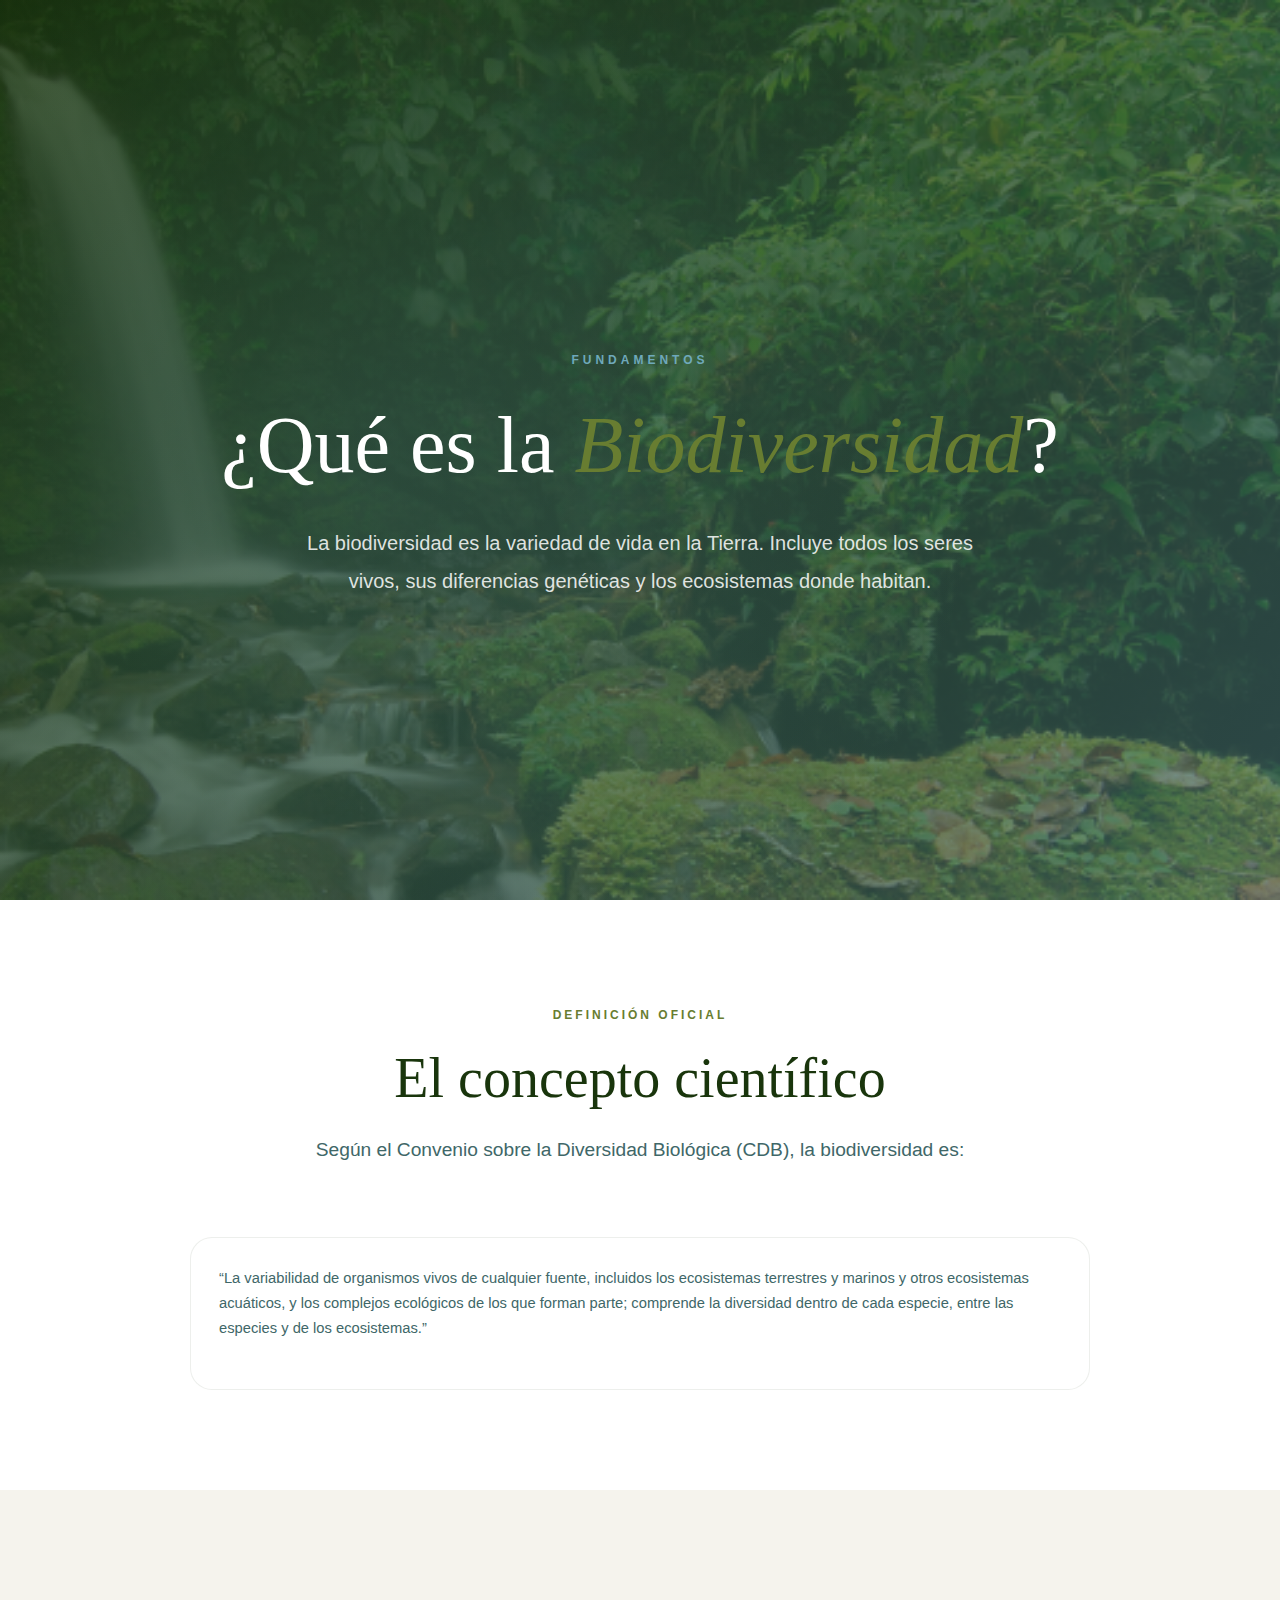
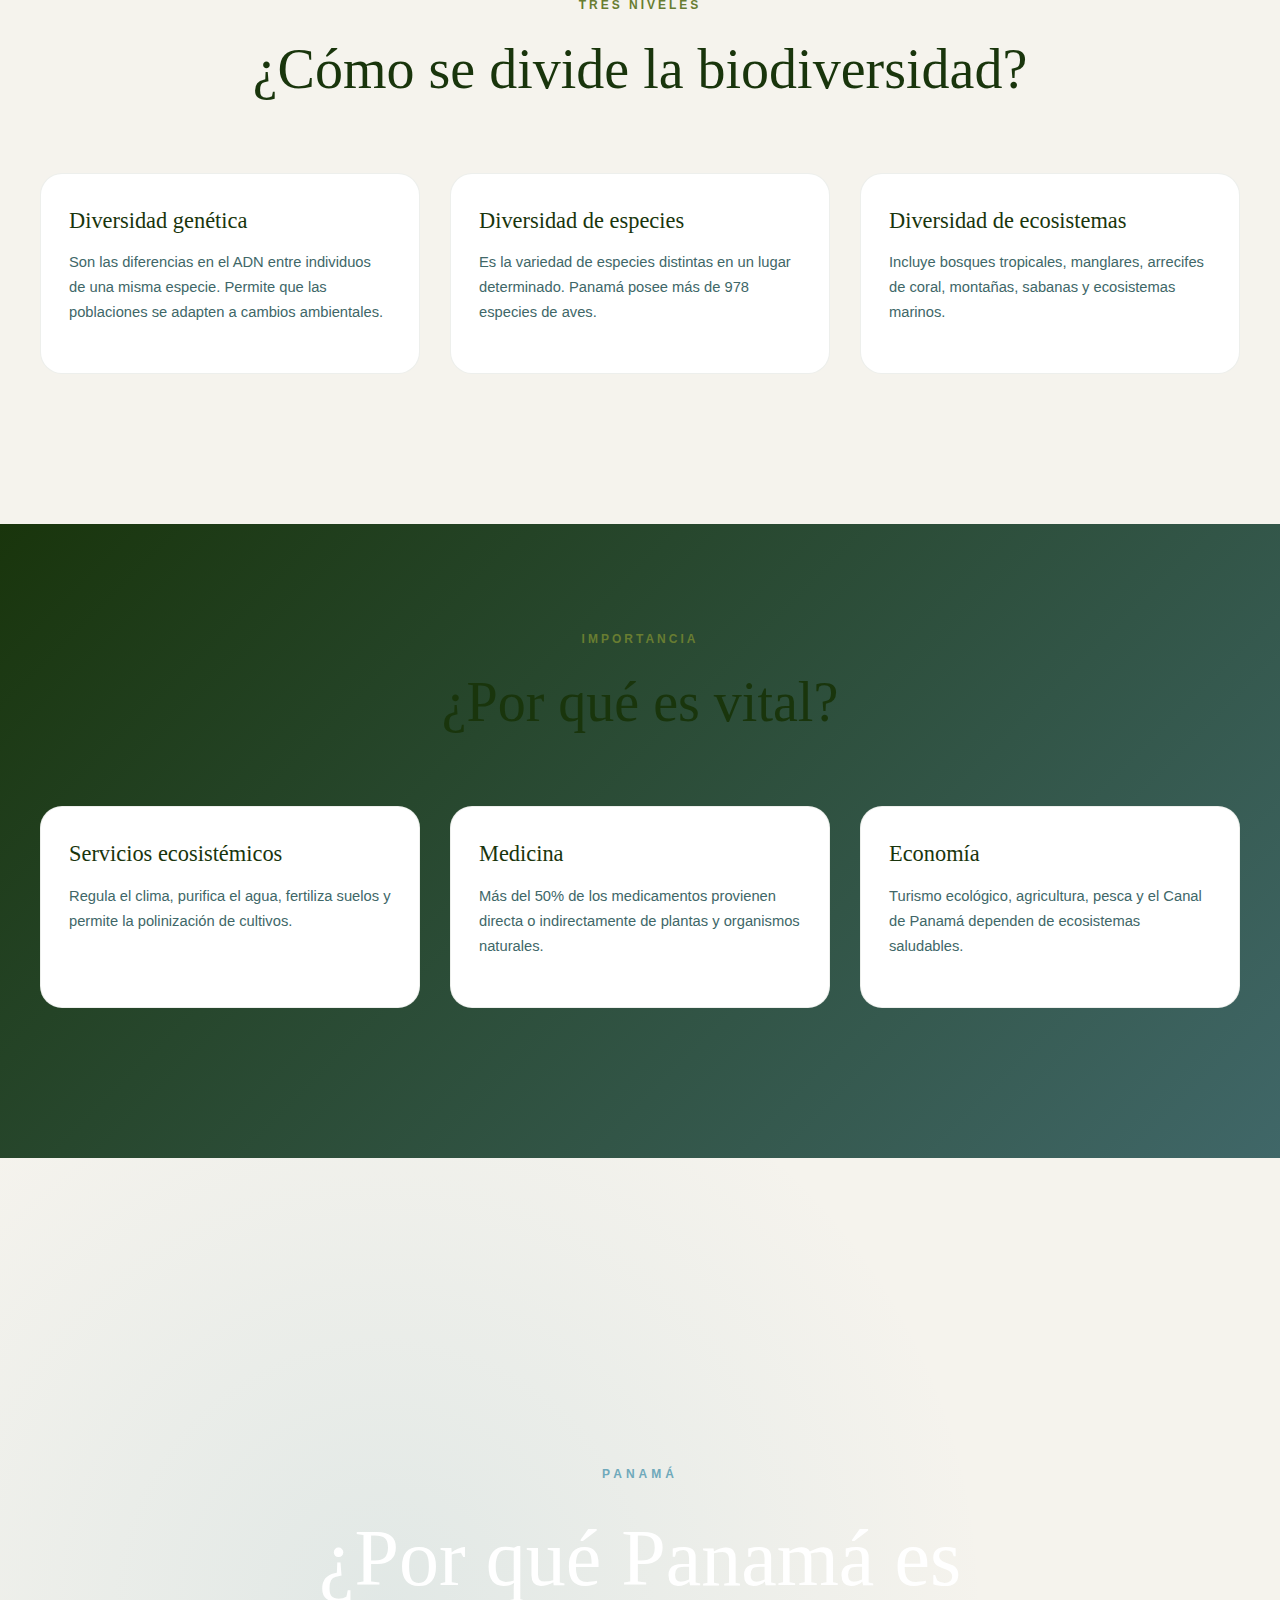
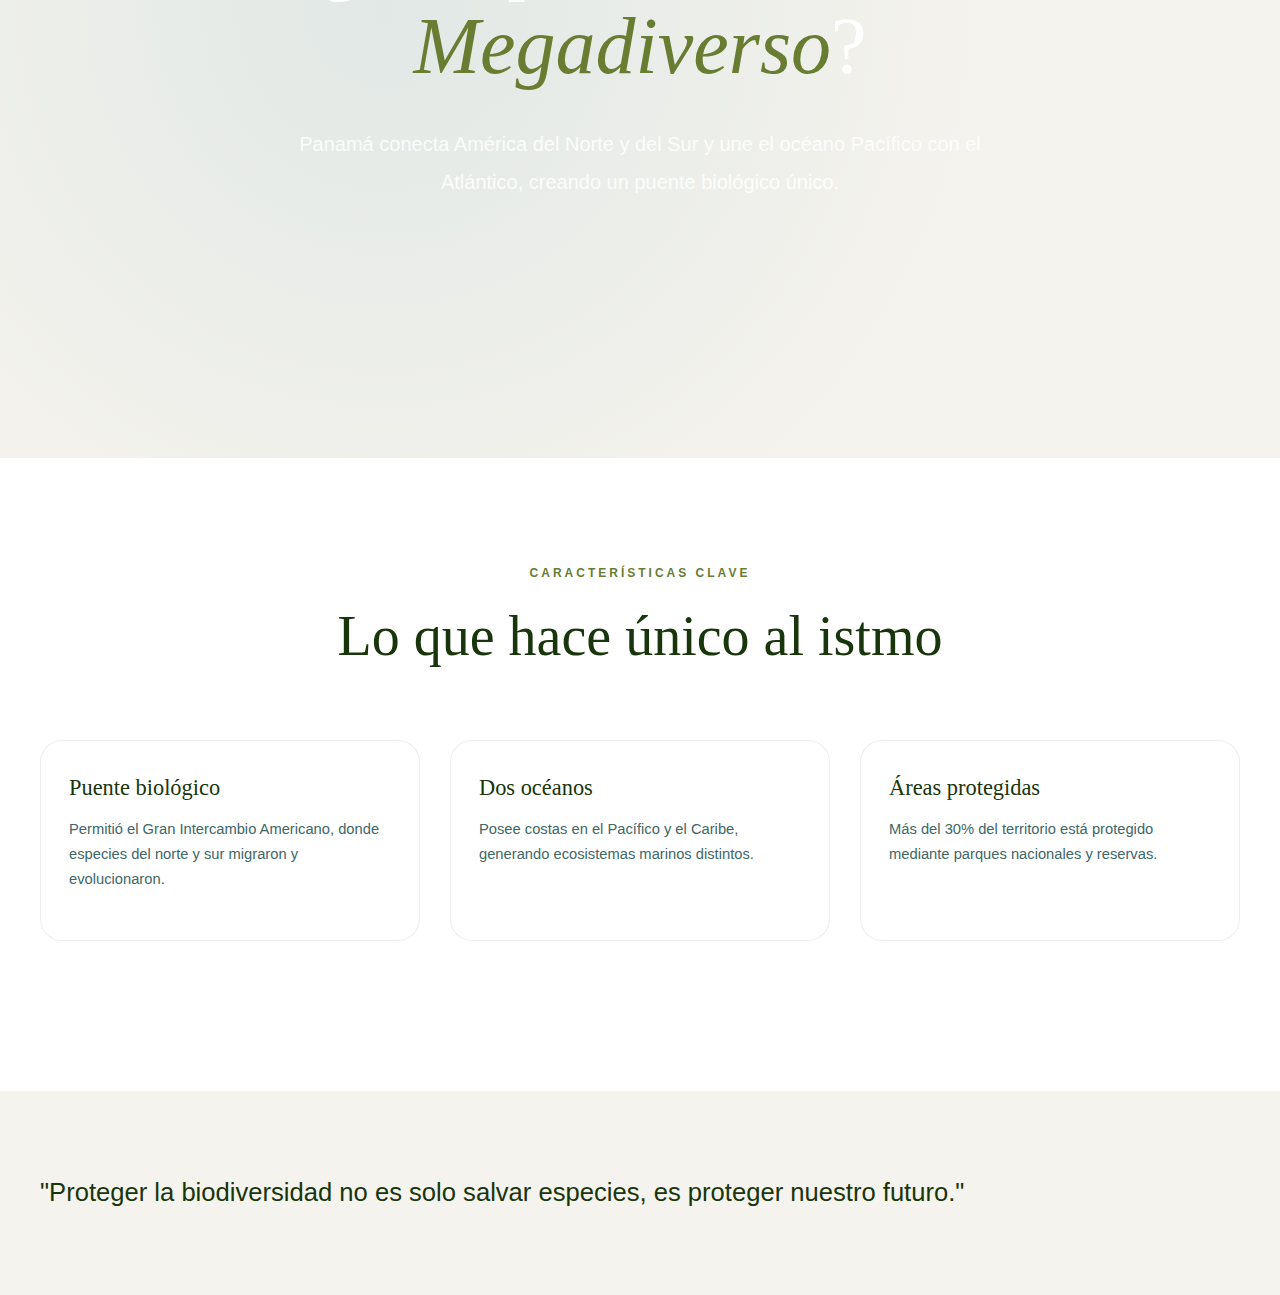
<file: biodi.html>
<!DOCTYPE html>
<html lang="es">
<head>
    <meta charset="UTF-8">
    <title>Bio Istmo | ¿Qué es la Biodiversidad?</title>
    <link rel="stylesheet" href="css.css">
</head>
<body>

    <!-- HERO -->
    <section class="hero-section">
        <div class="hero-content">
            <div class="hero-tag">Fundamentos</div>
            <h1 class="hero-title">¿Qué es la <span class="italic">Biodiversidad</span>?</h1>
            <p class="hero-subtitle">
                La biodiversidad es la variedad de vida en la Tierra. Incluye todos los seres vivos,
                sus diferencias genéticas y los ecosistemas donde habitan.
            </p>
        </div>
    </section>

    <!-- DEFINICIÓN -->
    <section class="section" style="background:white;">
        <div class="container">
            <div class="section-header">
                <span class="section-tag">Definición oficial</span>
                <h2 class="section-title">El concepto científico</h2>
                <p class="section-subtitle">
                    Según el Convenio sobre la Diversidad Biológica (CDB), la biodiversidad es:
                </p>
            </div>

            <div class="preview-card" style="max-width:900px; margin:auto;">
                <div class="preview-card-body">
                    <p>
                        “La variabilidad de organismos vivos de cualquier fuente, incluidos los ecosistemas
                        terrestres y marinos y otros ecosistemas acuáticos, y los complejos ecológicos de los que forman parte;
                        comprende la diversidad dentro de cada especie, entre las especies y de los ecosistemas.”
                    </p>
                </div>
            </div>
        </div>
    </section>

    <!-- NIVELES -->
    <section class="section">
        <div class="container">
            <div class="section-header">
                <span class="section-tag">Tres niveles</span>
                <h2 class="section-title">¿Cómo se divide la biodiversidad?</h2>
            </div>

            <div class="preview-grid">

                <div class="preview-card">
                    <div class="preview-card-body">
                        <h3>Diversidad genética</h3>
                        <p>
                            Son las diferencias en el ADN entre individuos de una misma especie.
                            Permite que las poblaciones se adapten a cambios ambientales.
                        </p>
                    </div>
                </div>

                <div class="preview-card">
                    <div class="preview-card-body">
                        <h3>Diversidad de especies</h3>
                        <p>
                            Es la variedad de especies distintas en un lugar determinado.
                            Panamá posee más de 978 especies de aves.
                        </p>
                    </div>
                </div>

                <div class="preview-card">
                    <div class="preview-card-body">
                        <h3>Diversidad de ecosistemas</h3>
                        <p>
                            Incluye bosques tropicales, manglares, arrecifes de coral,
                            montañas, sabanas y ecosistemas marinos.
                        </p>
                    </div>
                </div>

            </div>
        </div>
    </section>

    <!-- IMPORTANCIA -->
    <section class="section" style="background: linear-gradient(135deg, var(--phthalo-green), var(--space-sparkle)); color:white;">
        <div class="container">
            <div class="section-header">
                <span class="section-tag" style="color: var(--mustard-green);">Importancia</span>
                <h2 class="section-title">¿Por qué es vital?</h2>
            </div>

            <div class="preview-grid">

                <div class="preview-card">
                    <div class="preview-card-body">
                        <h3>Servicios ecosistémicos</h3>
                        <p>
                            Regula el clima, purifica el agua, fertiliza suelos
                            y permite la polinización de cultivos.
                        </p>
                    </div>
                </div>

                <div class="preview-card">
                    <div class="preview-card-body">
                        <h3>Medicina</h3>
                        <p>
                            Más del 50% de los medicamentos provienen directa o indirectamente
                            de plantas y organismos naturales.
                        </p>
                    </div>
                </div>

                <div class="preview-card">
                    <div class="preview-card-body">
                        <h3>Economía</h3>
                        <p>
                            Turismo ecológico, agricultura, pesca y el Canal de Panamá
                            dependen de ecosistemas saludables.
                        </p>
                    </div>
                </div>

            </div>
        </div>
    </section>

    <!-- PANAMÁ -->
    <section class="hero-section">
        <div class="hero-content">
            <div class="hero-tag">Panamá</div>
            <h1 class="hero-title">¿Por qué Panamá es <span class="italic">Megadiverso</span>?</h1>
            <p class="hero-subtitle">
                Panamá conecta América del Norte y del Sur y une el océano Pacífico con el Atlántico,
                creando un puente biológico único.
            </p>
        </div>
    </section>

    <!-- CARACTERÍSTICAS -->
    <section class="section" style="background:white;">
        <div class="container">
            <div class="section-header">
                <span class="section-tag">Características clave</span>
                <h2 class="section-title">Lo que hace único al istmo</h2>
            </div>

            <div class="preview-grid">

                <div class="preview-card">
                    <div class="preview-card-body">
                        <h3>Puente biológico</h3>
                        <p>
                            Permitió el Gran Intercambio Americano,
                            donde especies del norte y sur migraron y evolucionaron.
                        </p>
                    </div>
                </div>

                <div class="preview-card">
                    <div class="preview-card-body">
                        <h3>Dos océanos</h3>
                        <p>
                            Posee costas en el Pacífico y el Caribe,
                            generando ecosistemas marinos distintos.
                        </p>
                    </div>
                </div>

                <div class="preview-card">
                    <div class="preview-card-body">
                        <h3>Áreas protegidas</h3>
                        <p>
                            Más del 30% del territorio está protegido
                            mediante parques nacionales y reservas.
                        </p>
                    </div>
                </div>

            </div>
        </div>
    </section>

    <!-- CIERRE -->
    <section class="quote-section">
        <div class="container">
            <blockquote style="font-size:1.6rem;">
                "Proteger la biodiversidad no es solo salvar especies,
                es proteger nuestro futuro."
            </blockquote>
        </div>
    </section>

</body>
</html>
</file>
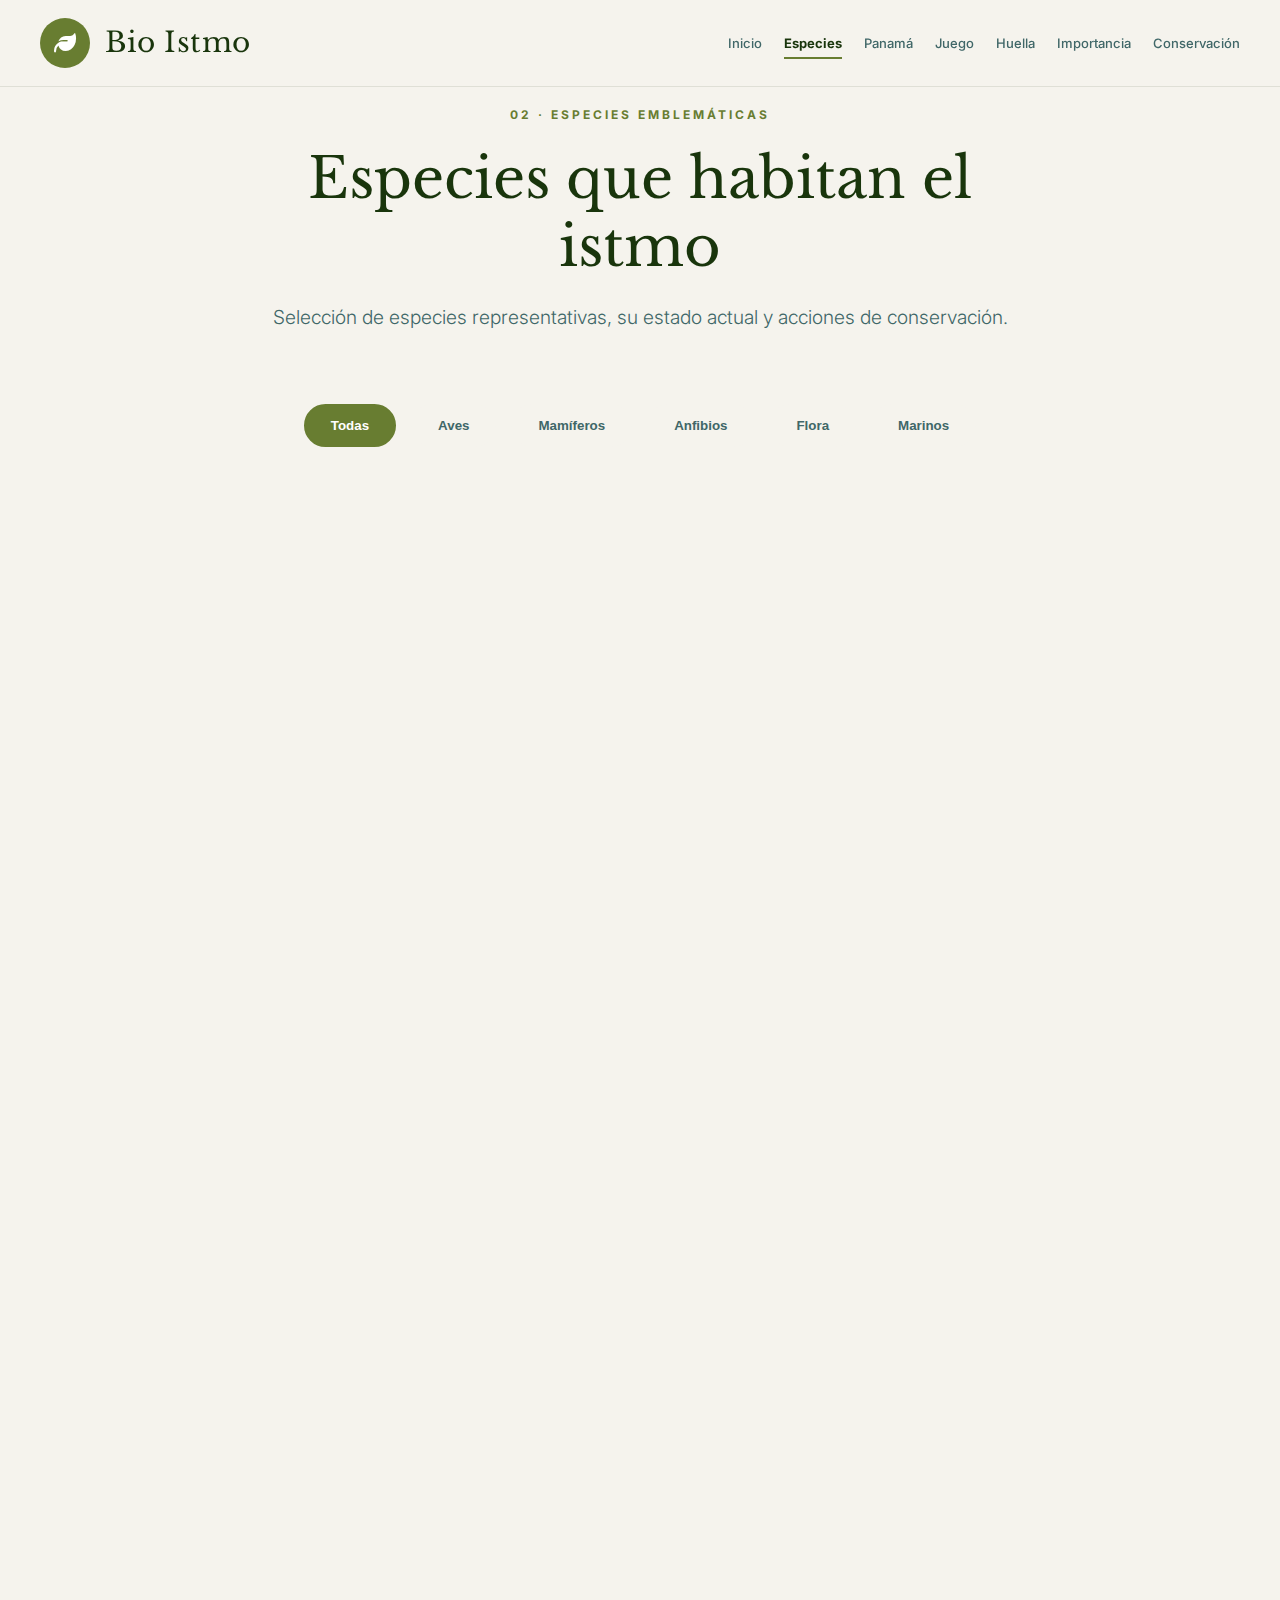
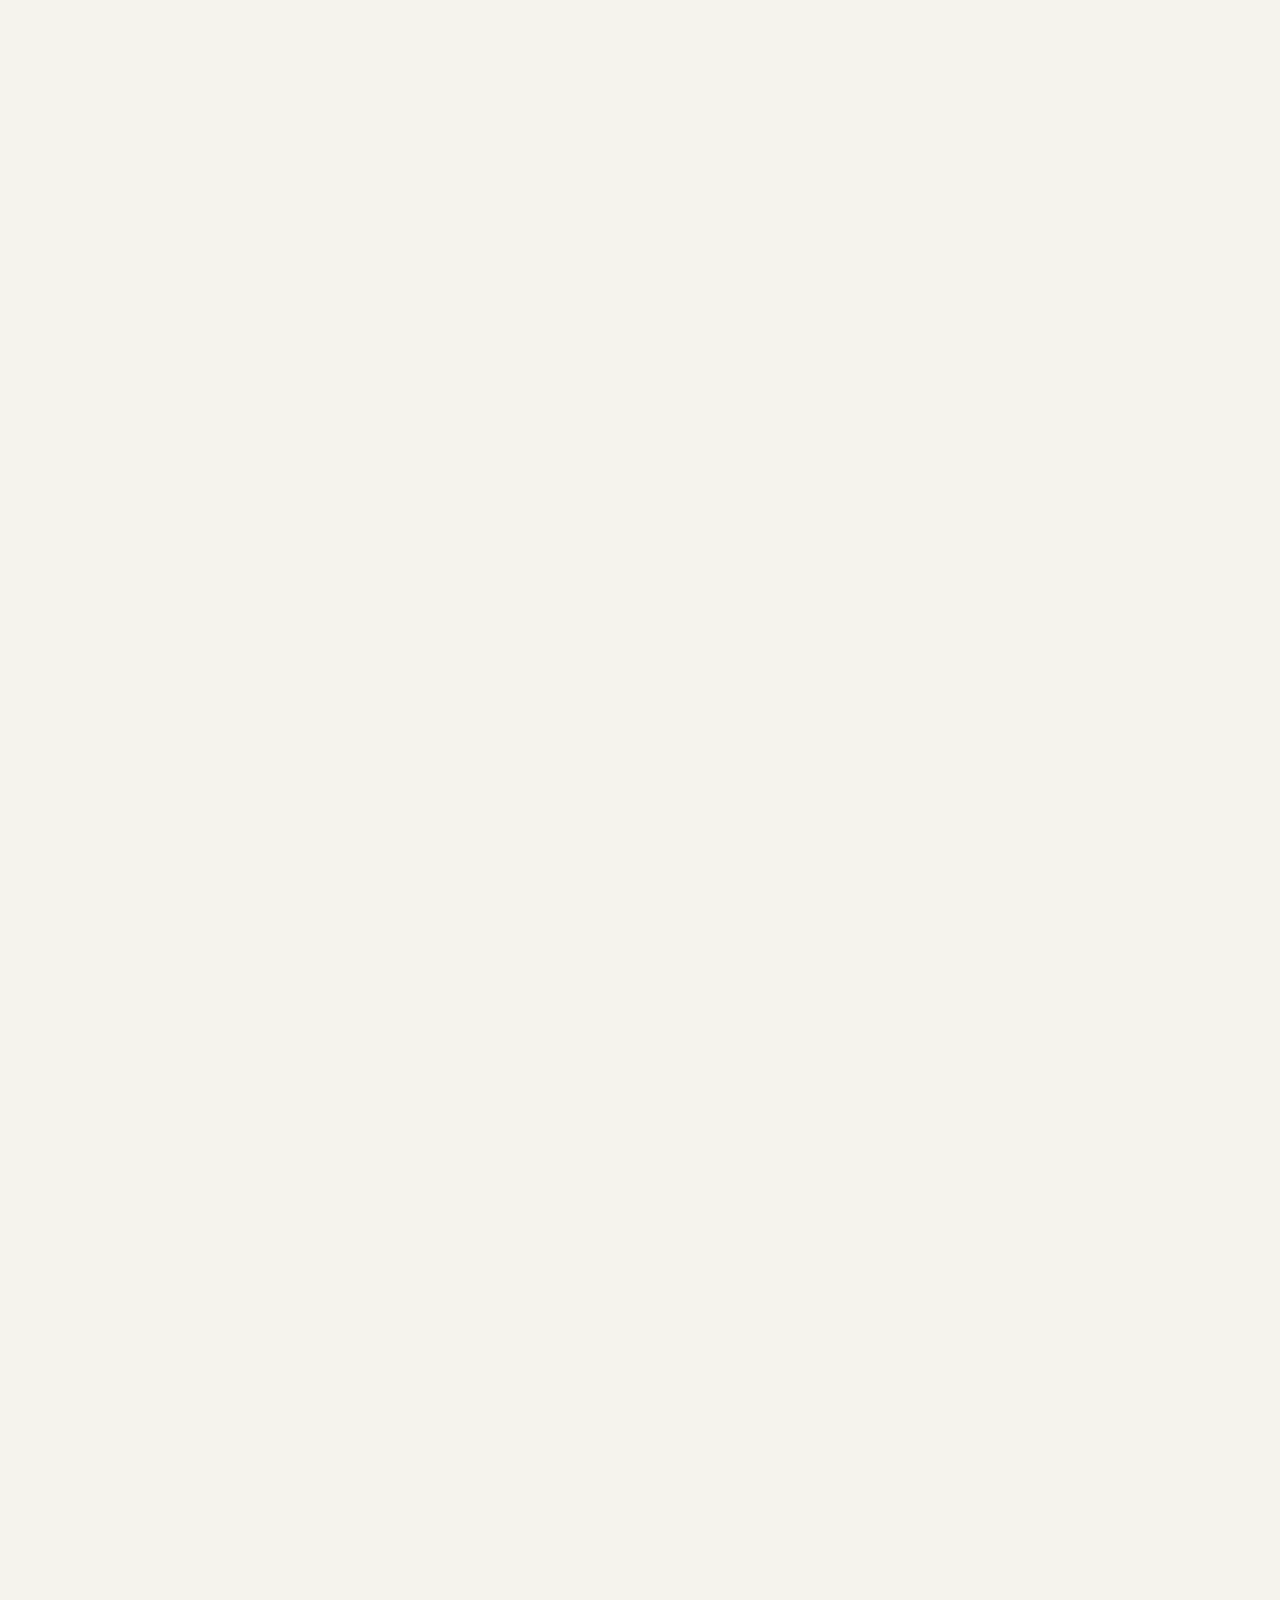
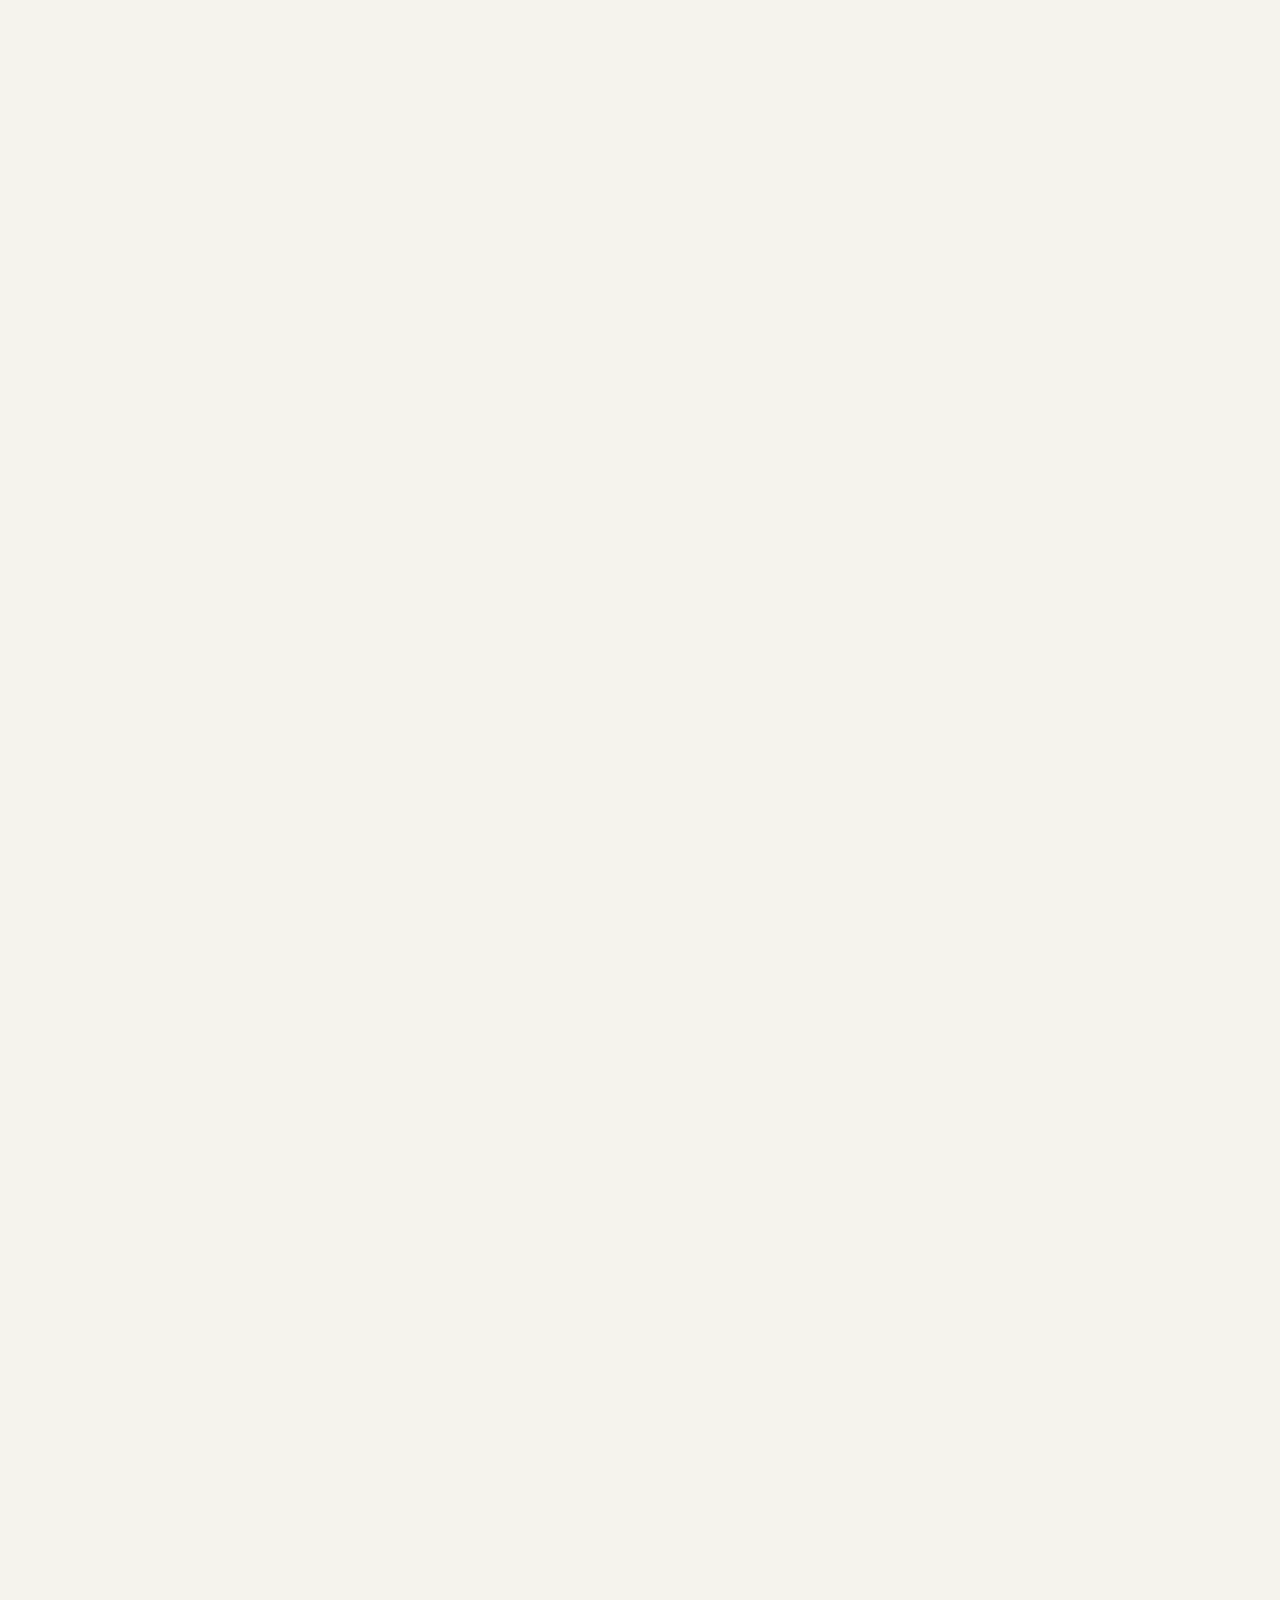
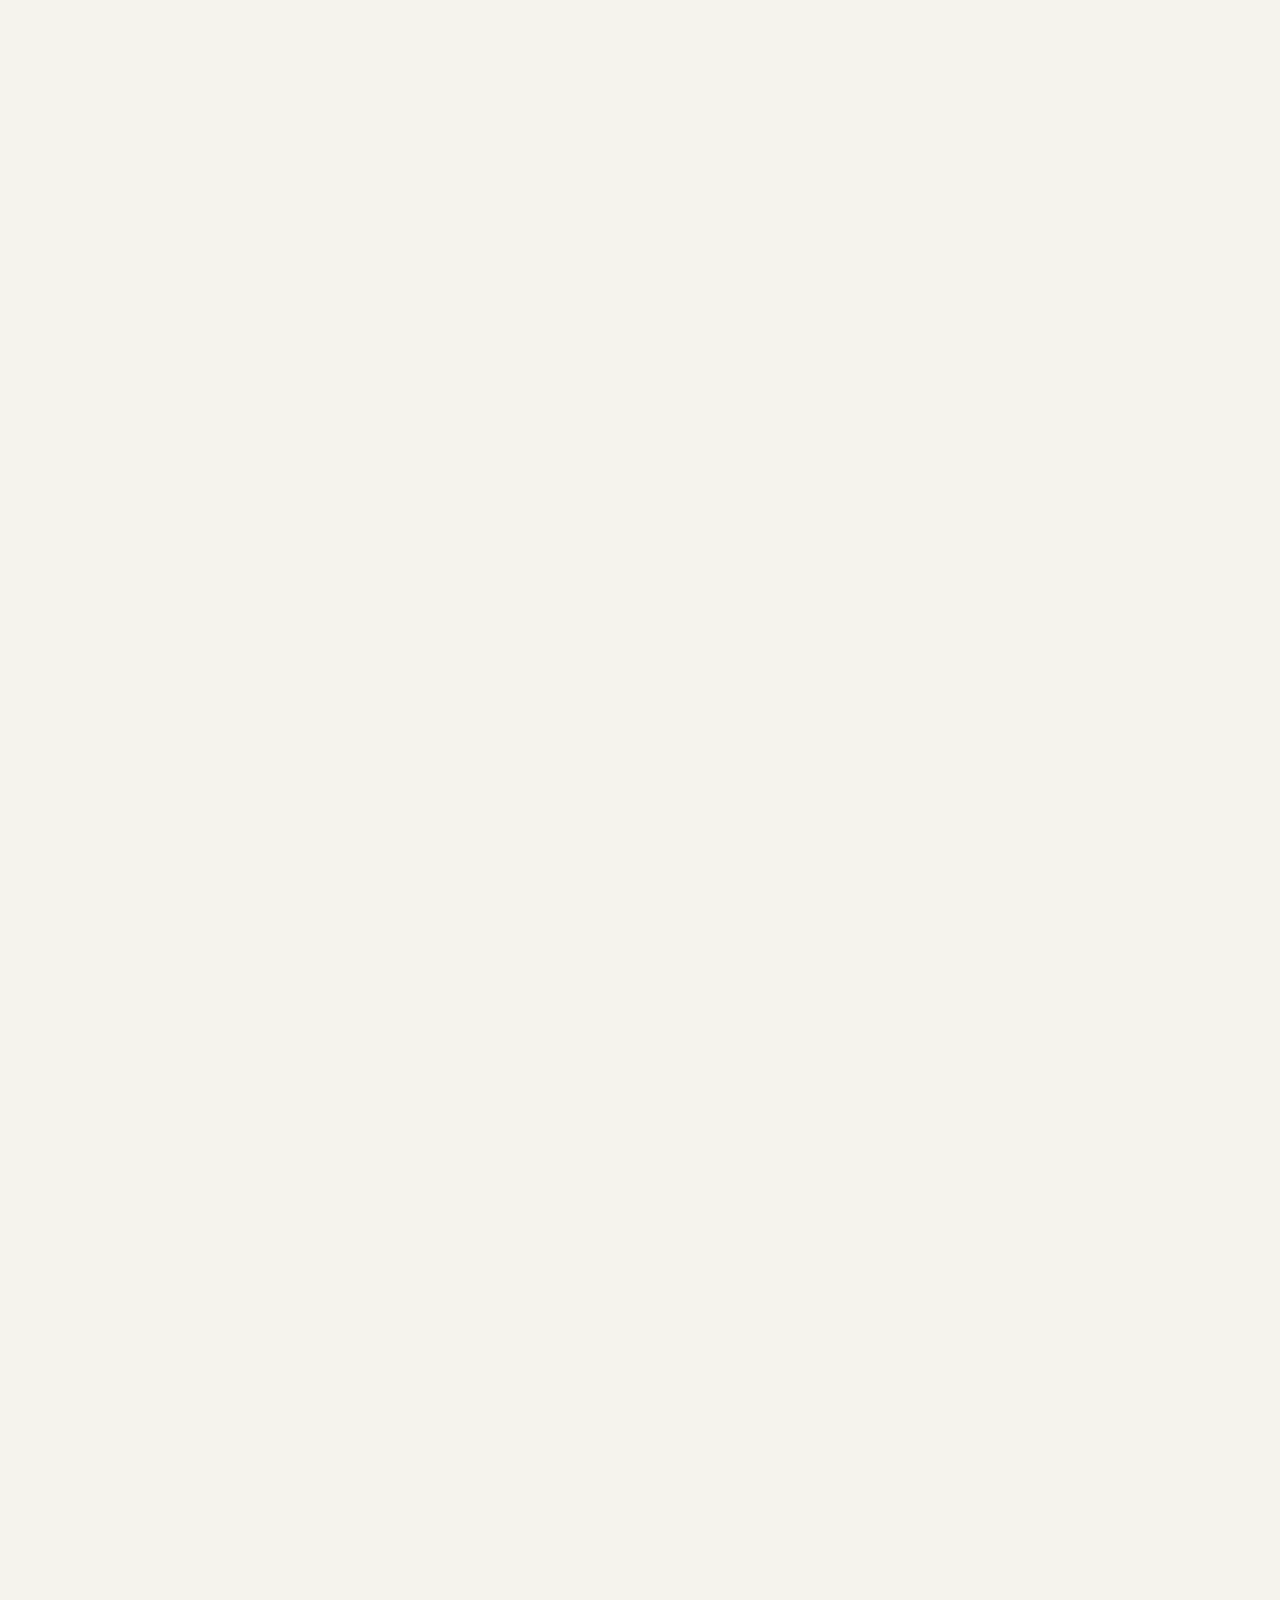
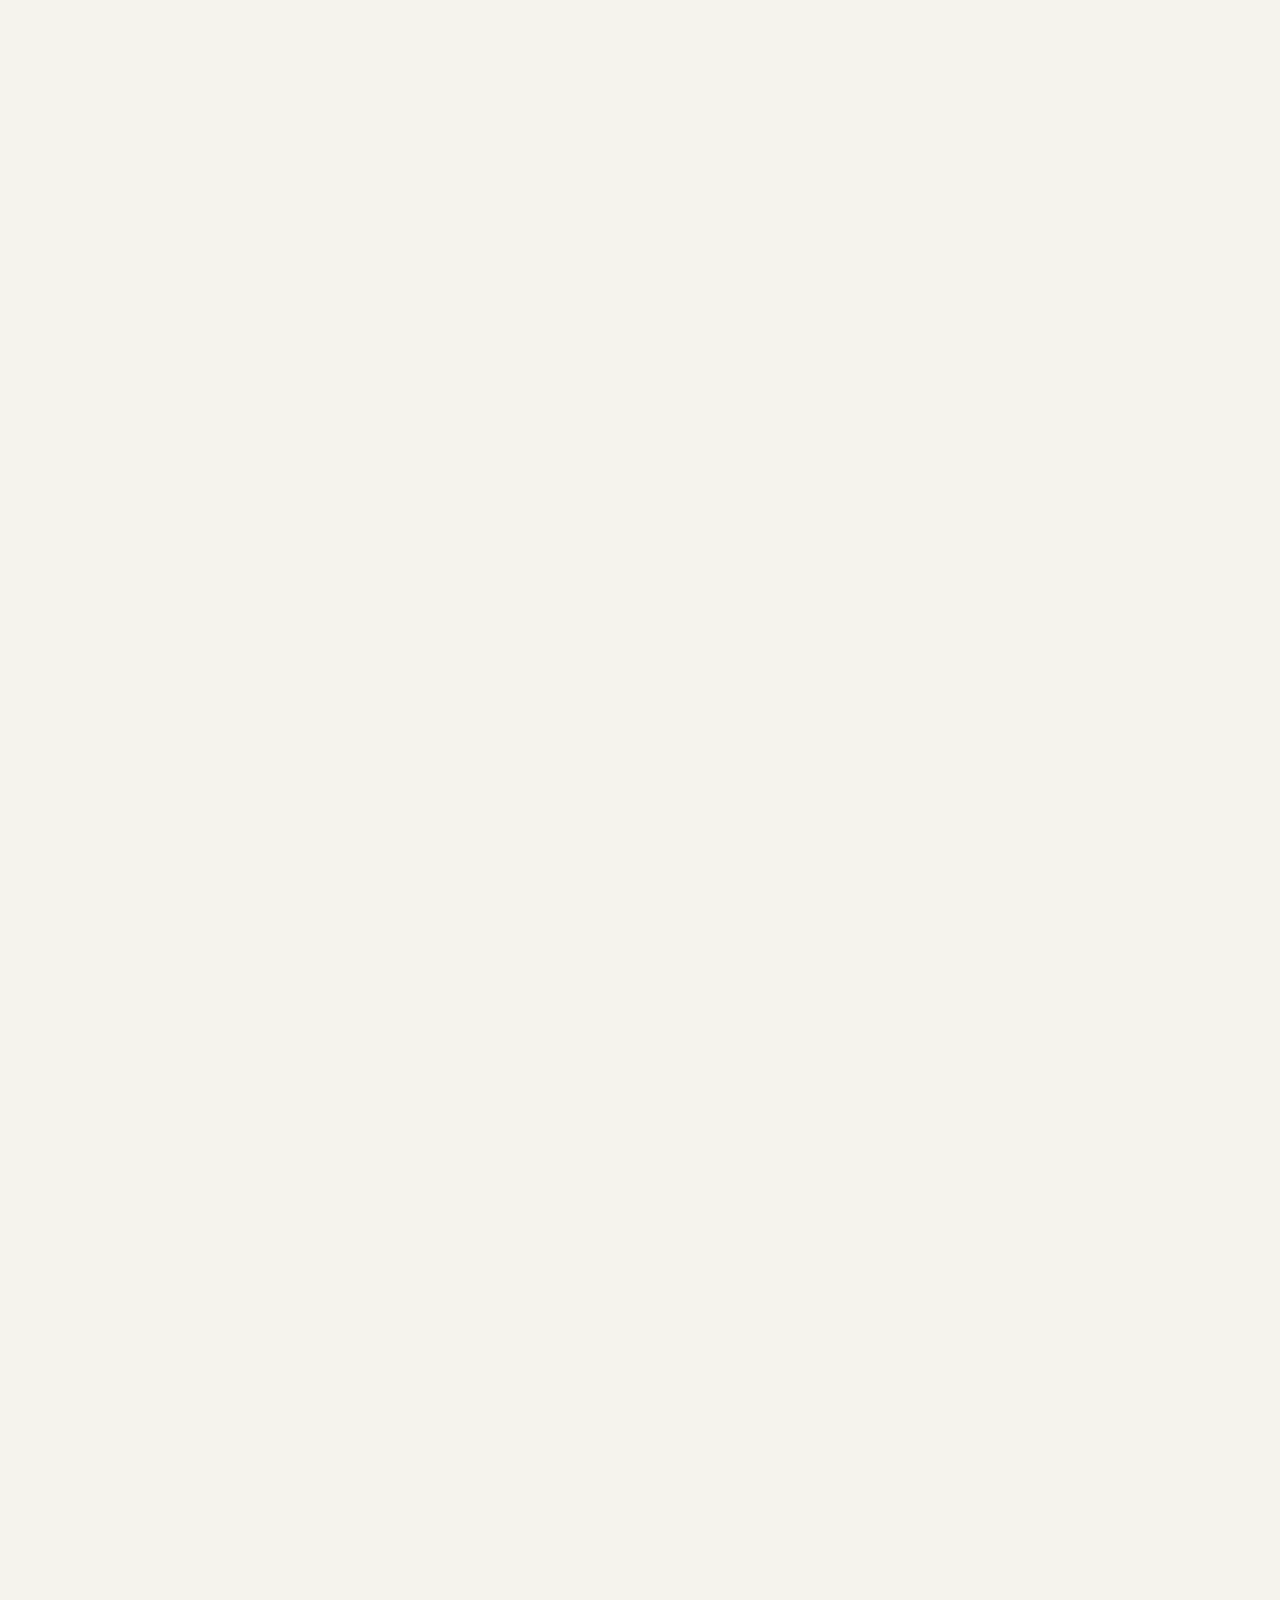
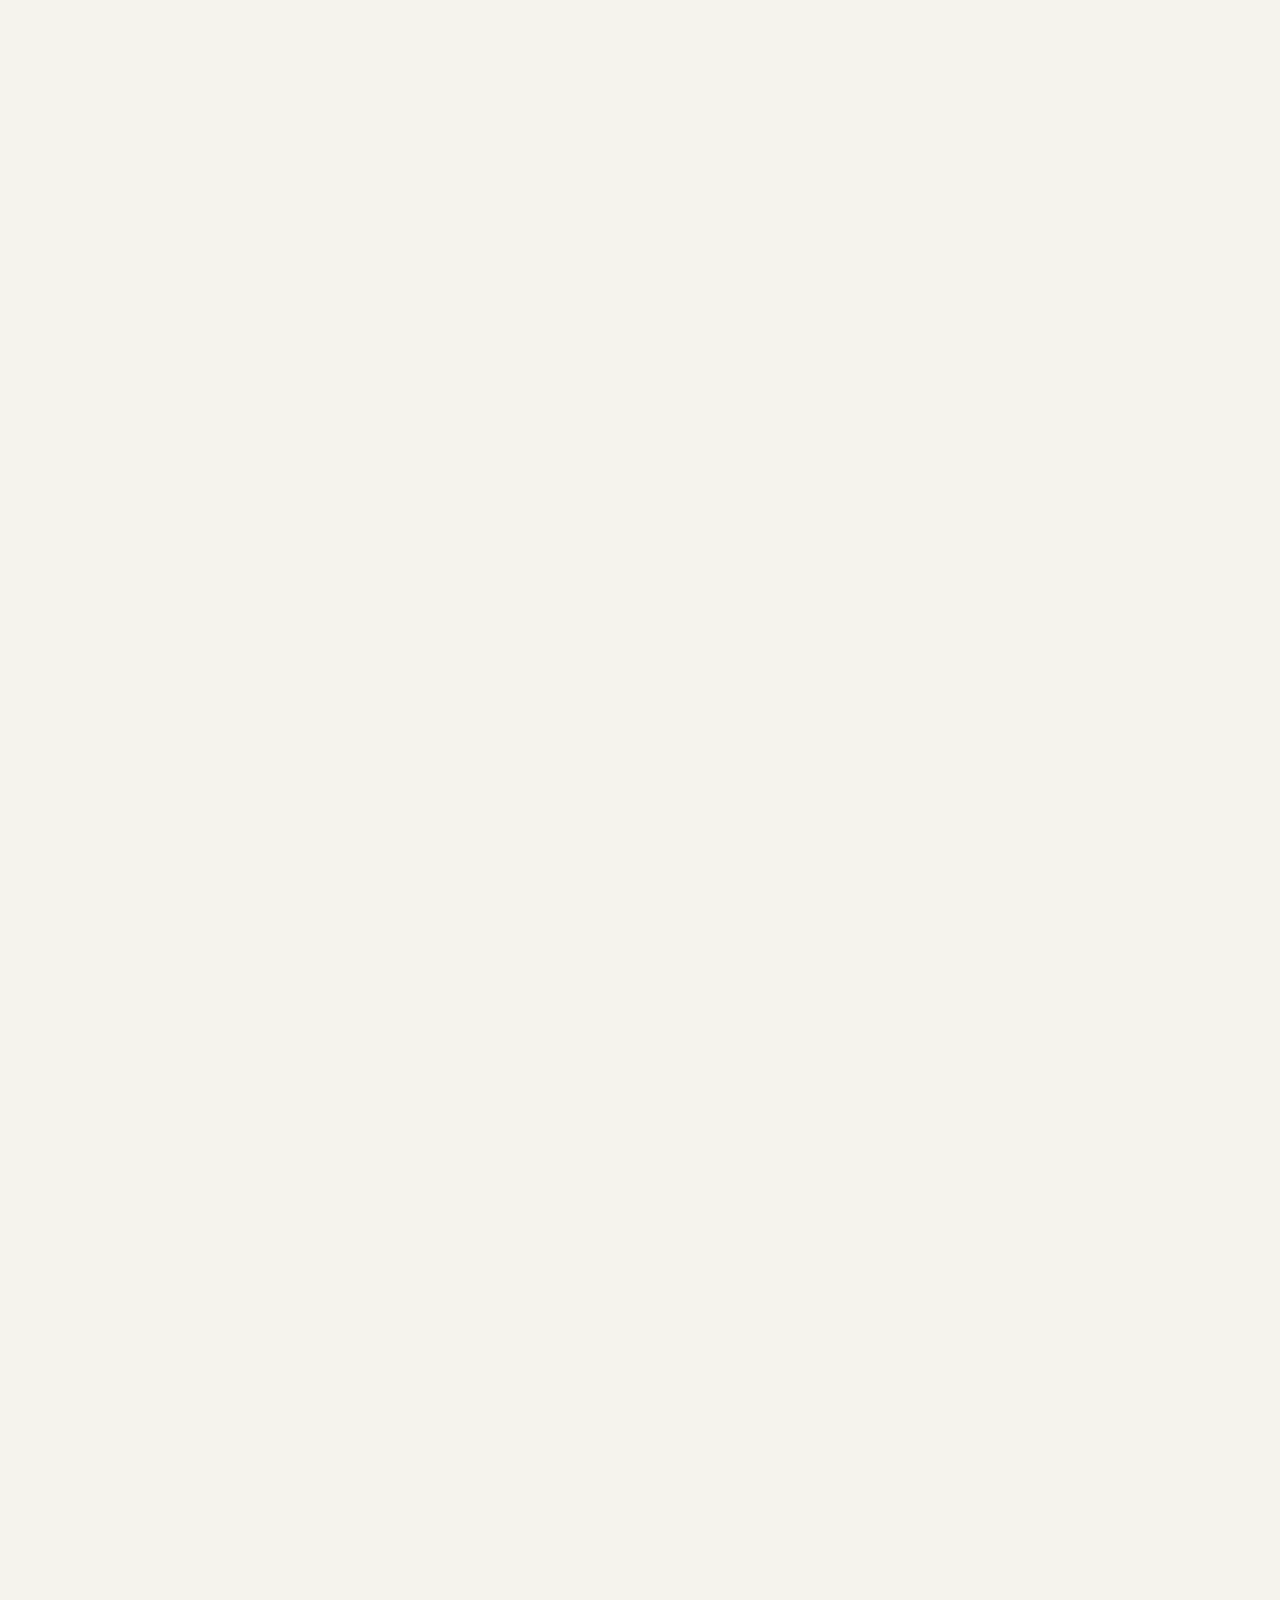
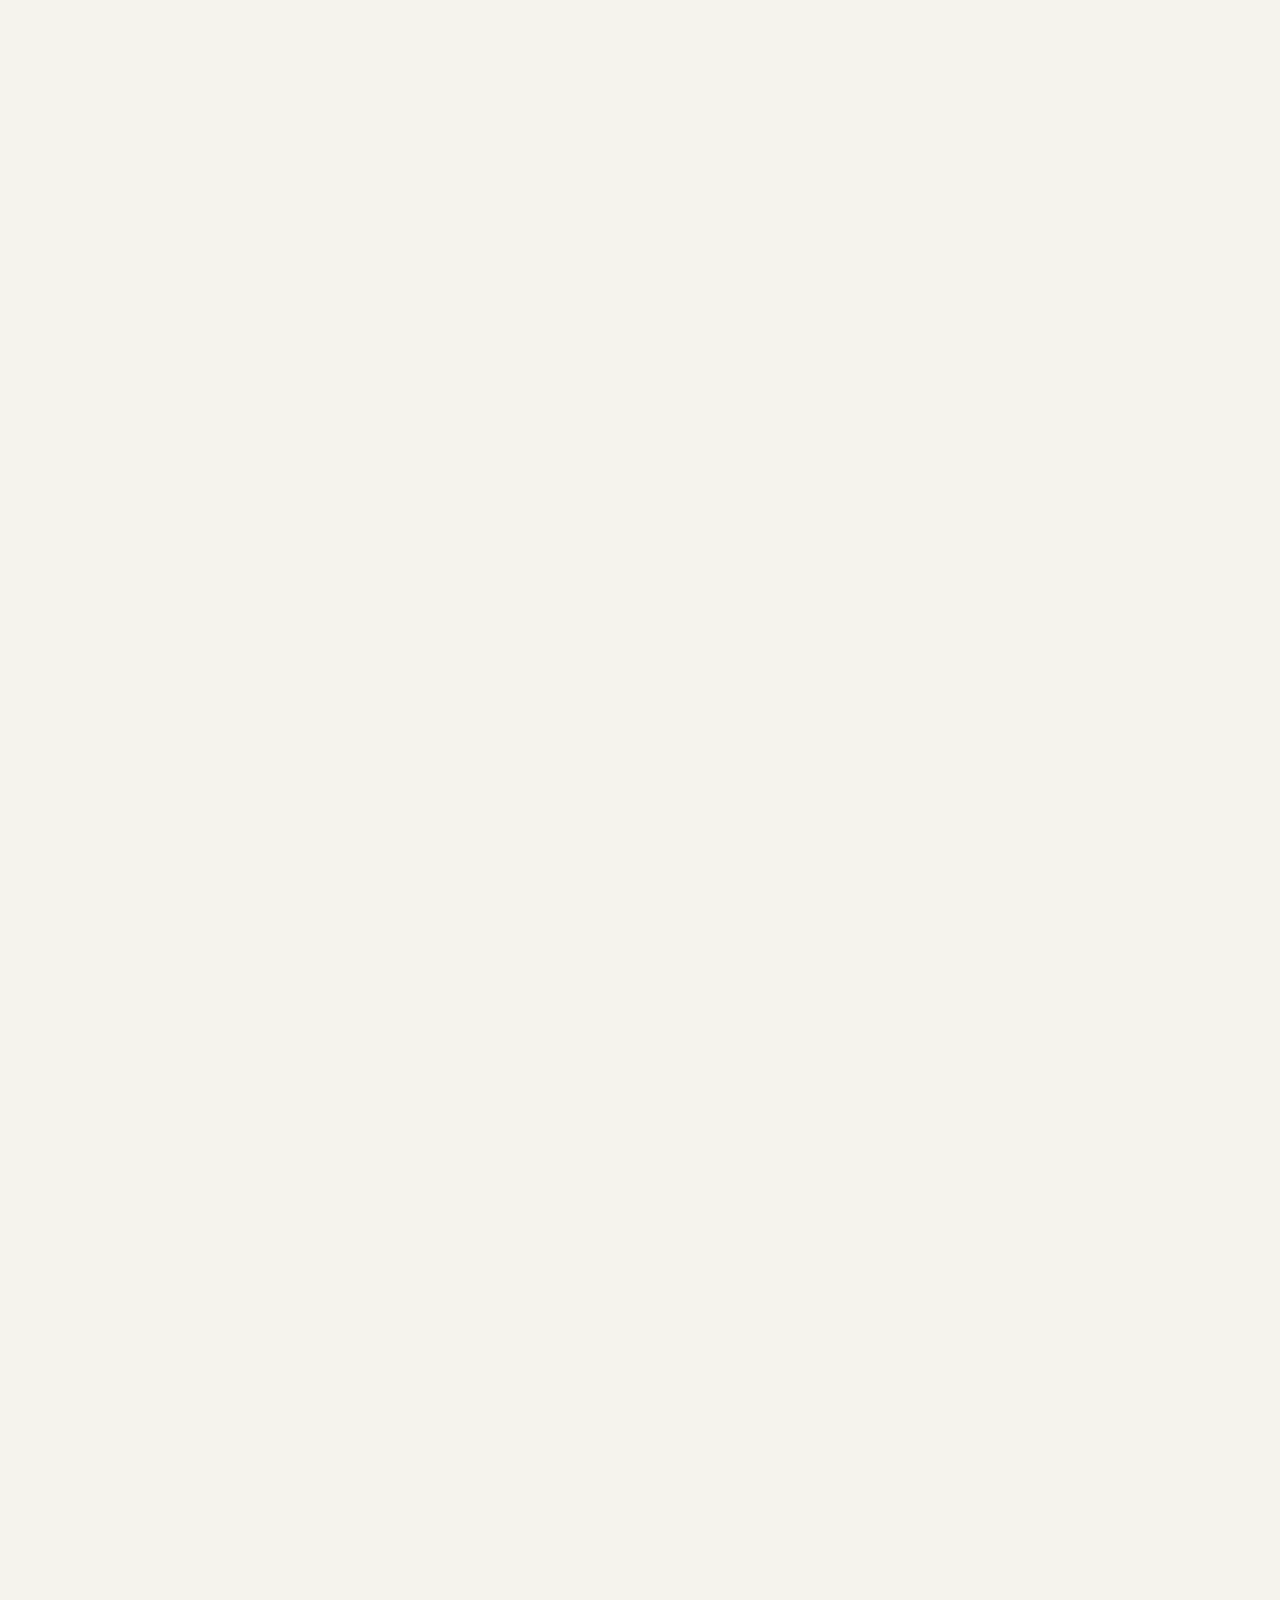
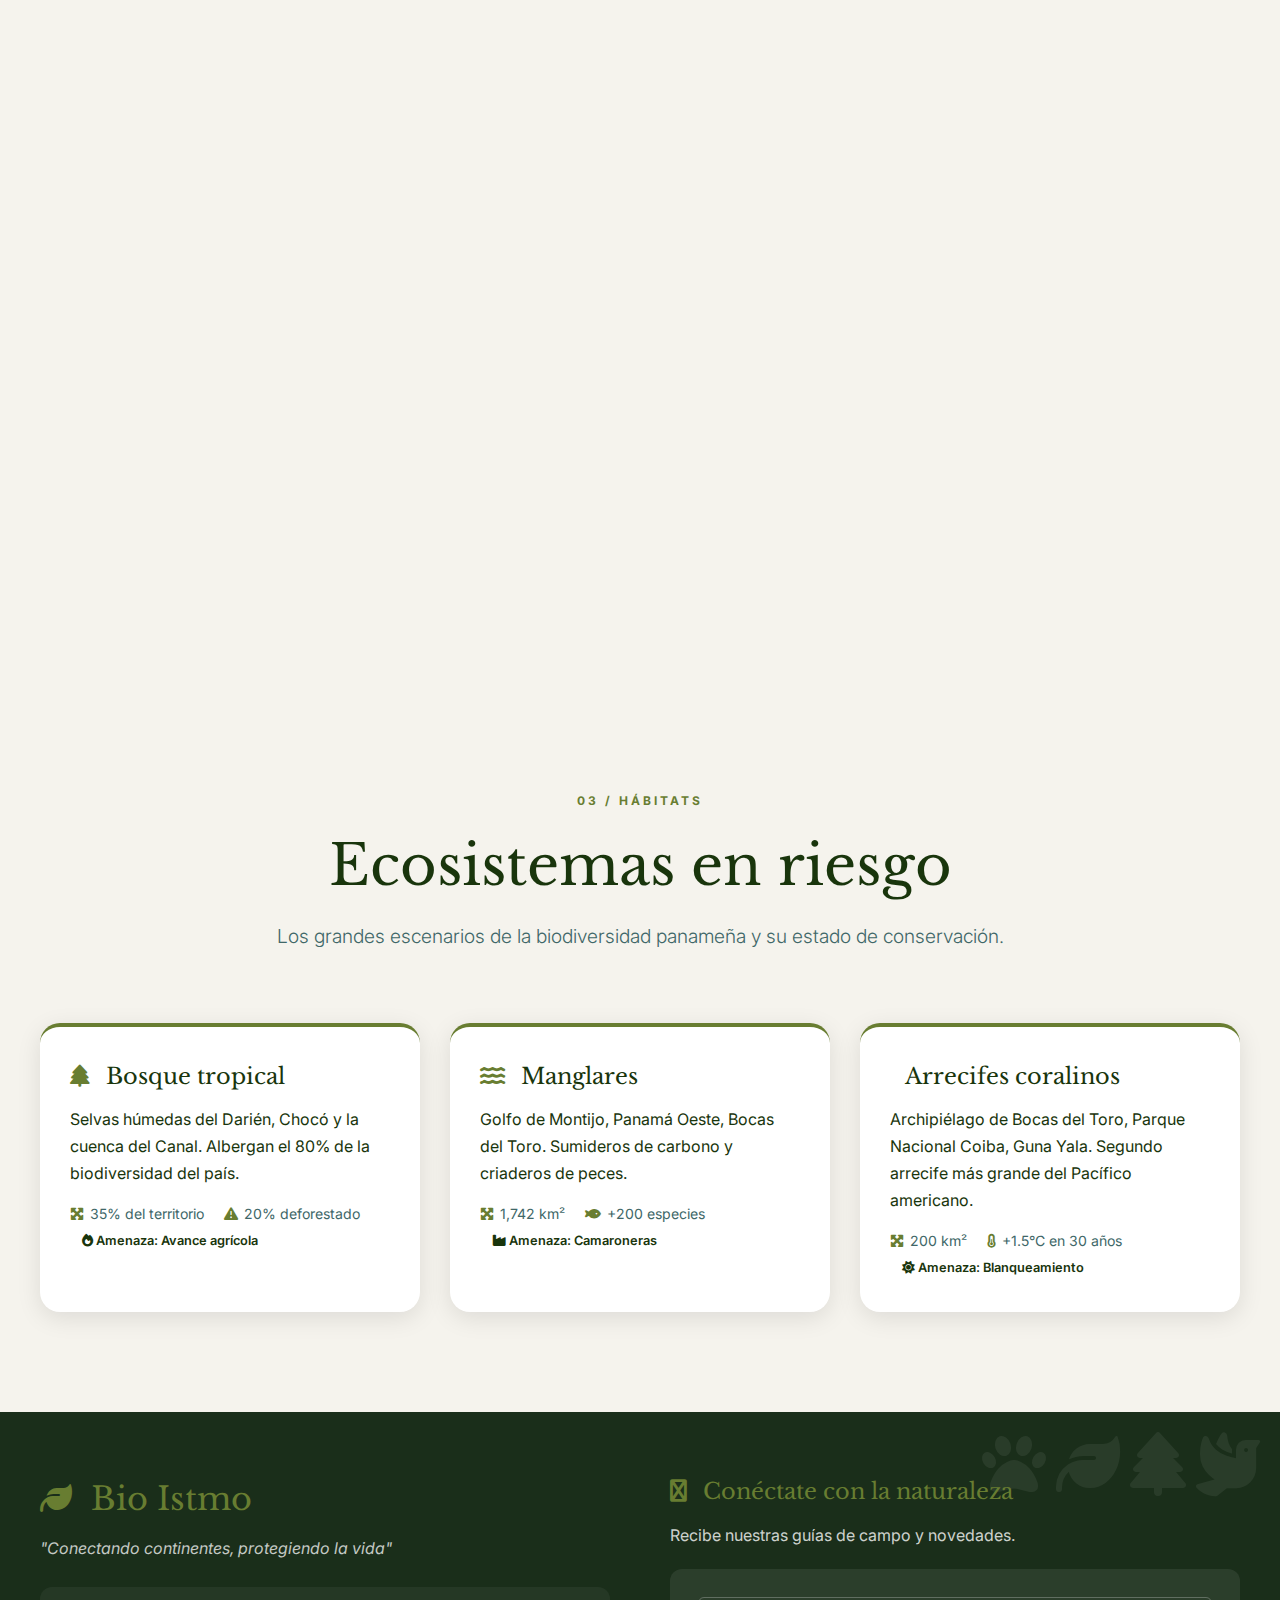
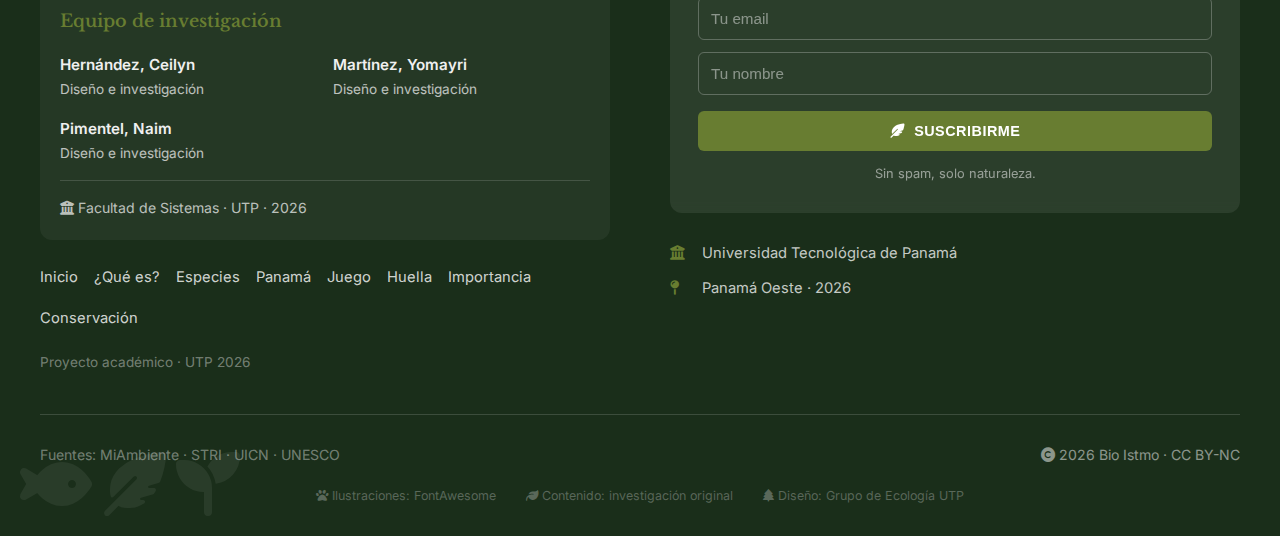
<file: especies.html>
<!DOCTYPE html>
<html lang="es">
<head>
    <meta charset="UTF-8">
    <meta name="viewport" content="width=device-width, initial-scale=1.0">
    <title>Bio Istmo | Especies y Ecosistemas</title>
    <link href="https://fonts.googleapis.com/css2?family=Libre+Baskerville:wght@400;600&family=Inter:wght@300;400;500;600&display=swap" rel="stylesheet">
    <link rel="stylesheet" href="https://cdnjs.cloudflare.com/ajax/libs/font-awesome/6.4.0/css/all.min.css">
    <link rel="stylesheet" href="css.css">
</head>
<body>
    <nav class="main-nav">
        <div class="container nav-container">
            <a href="index.html" class="logo">
                <div class="logo-icon"><i class="fas fa-leaf"></i></div>
                <span class="logo-text">Bio Istmo</span>
            </a>
            <button type="button" class="mobile-menu-btn" id="mobileMenuBtn" aria-label="Abrir menú de navegación" title="Abrir menú de navegación"><i class="fas fa-bars"></i></button>
            <div class="nav-menu" id="navMenu">
                <a href="index.html" class="nav-link">Inicio</a>
                <a href="especies.html" class="nav-link active">Especies</a>
                <a href="panama.html" class="nav-link">Panamá</a>
                <a href="juego.html" class="nav-link">Juego</a>
                <a href="huella.html" class="nav-link">Huella</a>
                <a href="importancia.html" class="nav-link">Importancia</a>
                <a href="conservacion.html" class="nav-link">Conservación</a>
            </div>
        </div>
    </nav>
<!-- SECCIÓN ESPECIES -->
    <section class="section">
        <div class="container">
            <div class="section-header">
                <span class="section-tag">02 · Especies Emblemáticas</span>
                <h2 class="section-title">Especies que habitan el istmo</h2>
                <p class="section-subtitle">Selección de especies representativas, su estado actual y acciones de conservación.</p>
            </div>
            
            <div class="species-filters">
                <button class="species-filter active" data-filter="all">Todas</button>
                <button class="species-filter" data-filter="aves">Aves</button>
                <button class="species-filter" data-filter="mamiferos">Mamíferos</button>
                <button class="species-filter" data-filter="anfibios">Anfibios</button>
                <button class="species-filter" data-filter="flora">Flora</button>
                <button class="species-filter" data-filter="marinos">Marinos</button>
            </div>
            
            <div class="species-grid" id="speciesGrid">
                <!-- Águila Harpía -->
                <div class="species-card" data-category="aves">
                    <img src="fotos/agui.jpeg" alt="Águila Harpía" class="species-image">
                    <div class="species-content">
                        <div class="taxonomy">
                            <h3 class="species-name">Águila Harpía</h3>
                            <span class="scientific-name">Harpia harpyja</span>
                        </div>
                        <span class="status-badge status-vulnerable"><i class="fas fa-exclamation-triangle"></i>Conservación</span>
                        <div class="data-grid">
                            <span class="data-item"><i class="fas fa-ruler"></i> 90–105 cm</span>
                            <span class="data-item"><i class="fas fa-weight-hanging"></i> 4–9 kg</span>
                            <span class="data-item"><i class="fas fa-map-pin"></i> Darién, Colón</span>
                            <span class="data-item"><i class="fas fa-drumstick-bite"></i> Perezosos, monos</span>
                        </div>
                        <div class="curiosity">
                            <i class="fas fa-feather-alt"></i> Sus garras miden hasta 13 cm, del tamaño de la mano de un oso.
                        </div>
                        <p>Ave nacional de Panamá (Ley 18 de 2002). Requiere vastas extensiones de bosque. Se estiman menos de 100 parejas reproductivas en el país.</p>
                        <button class="details-toggle" data-target="harpia"><i class="fas fa-chevron-down"></i>Conservación</button>
                        <div id="harpia" class="species-details" style="display: none;">
                            <h4><i class="fas fa-leaf"></i> Conservación</h4>
                            <ul>
                                <li><i class="fas fa-tree"></i> Protección de nidos en Darién.</li>
                                <li><i class="fas fa-road"></i> Corredores biológicos.</li>
                                <li><i class="fas fa-users"></i> Educación comunitaria.</li>
                            </ul>
                            <h4><i class="fas fa-exclamation-triangle"></i> Amenazas</h4>
                            <ul>
                                <li><i class="fas fa-tree"></i> Deforestación.</li>
                                <li><i class="fas fa-crosshairs"></i> Caza.</li>
                                <li><i class="fas fa-border-all"></i> Fragmentación del hábitat.</li>
                            </ul>
                        </div>
                    </div>
                </div>

                <!-- Rana Dorada -->
                <div class="species-card" data-category="anfibios">
                    <img src="fotos/rana.jpg" alt="Rana Dorada" class="species-image">
                    <div class="species-content">
                        <div class="taxonomy">
                            <h3 class="species-name">Rana Dorada</h3>
                            <span class="scientific-name">Atelopus zeteki</span>
                        </div>
                        <span class="status-badge status-endangered"><i class="fas fa-skull-crossbones"></i>Conservación</span>
                        <div class="data-grid">
                            <span class="data-item"><i class="fas fa-ruler"></i> 4–6 cm</span>
                            <span class="data-item"><i class="fas fa-skull"></i> Zetekitoxina</span>
                            <span class="data-item"><i class="fas fa-map-pin"></i> El Valle, Coclé</span>
                            <span class="data-item"><i class="fas fa-leaf"></i> Endémica</span>
                        </div>
                        <div class="curiosity">
                            <i class="fas fa-flask"></i> Su veneno es 100 veces más potente que la morfina.
                        </div>
                        <p>Extinta en estado silvestre desde 2007 por hongo quitridio. Sobreviven ~5,000 individuos en el Centro de Conservación de El Valle.</p>
                        <button class="details-toggle" data-target="rana"><i class="fas fa-chevron-down"></i>Conservación</button>
                        <div id="rana" class="species-details" style="display: none;">
                            <h4><i class="fas fa-leaf"></i> Conservación</h4>
                            <ul>
                                <li><i class="fas fa-dna"></i> Cría en cautiverio.</li>
                                <li><i class="fas fa-water"></i> Arroyos experimentales.</li>
                                <li><i class="fas fa-chart-line"></i> Reintroducción controlada.</li>
                            </ul>
                            <h4><i class="fas fa-exclamation-triangle"></i> Amenazas</h4>
                            <ul>
                                <li><i class="fas fa-biohazard"></i> Hongo quitridio.</li>
                                <li><i class="fas fa-tree"></i> Pérdida de hábitat.</li>
                                <li><i class="fas fa-temperature-high"></i> Cambio climático.</li>
                            </ul>
                        </div>
                    </div>
                </div>

                <!-- Manatí Antillano -->
                <div class="species-card" data-category="mamiferos">
                    <img src="fotos/manati.jpg" alt="Manatí" class="species-image">
                    <div class="species-content">
                        <div class="taxonomy">
                            <h3 class="species-name">Manatí Antillano</h3>
                            <span class="scientific-name">Trichechus manatus</span>
                        </div>
                        <span class="status-badge status-vulnerable"><i class="fas fa-exclamation-triangle"></i> Vulnerable</span>
                        <div class="data-grid">
                            <span class="data-item"><i class="fas fa-ruler"></i> 3–4 m</span>
                            <span class="data-item"><i class="fas fa-weight-hanging"></i> 400–600 kg</span>
                            <span class="data-item"><i class="fas fa-map-pin"></i> Bocas, Guna Yala</span>
                            <span class="data-item"><i class="fas fa-leaf"></i> Herbívoro</span>
                        </div>
                        <div class="curiosity">
                            <i class="fas fa-heartbeat"></i> Únicos mamíferos marinos 100% herbívoros.
                        </div>
                        <p>Población estimada: menos de 200 individuos. Amenazas: choques con lanchas, pérdida de pastos marinos.</p>
                        <button class="details-toggle" data-target="manati"><i class="fas fa-chevron-down"></i>Conservación</button>
                        <div id="manati" class="species-details" style="display: none;">
                            <h4><i class="fas fa-leaf"></i> Conservación</h4>
                            <ul>
                                <li><i class="fas fa-ship"></i> Zonas de velocidad reducida.</li>
                                <li><i class="fas fa-satellite"></i> Monitoreo satelital.</li>
                                <li><i class="fas fa-map"></i> Reservas marinas.</li>
                            </ul>
                            <h4><i class="fas fa-exclamation-triangle"></i> Amenazas</h4>
                            <ul>
                                <li><i class="fas fa-ship"></i> Choques con lanchas.</li>
                                <li><i class="fas fa-water"></i> Pérdida de pastos marinos.</li>
                                <li><i class="fas fa-trash"></i> Contaminación.</li>
                            </ul>
                        </div>
                    </div>
                </div>

                <!-- Orquídea Espíritu Santo -->
                <div class="species-card" data-category="flora">
                    <img src="fotos/floresp.jpg" alt="Orquídea" class="species-image">
                    <div class="species-content">
                        <div class="taxonomy">
                            <h3 class="species-name">Orquídea Espíritu Santo</h3>
                            <span class="scientific-name">Peristeria elata</span>
                        </div>
                        <span class="status-badge status-vulnerable"><i class="fas fa-leaf"></i> Vulnerable (CITES I)</span>
                        <div class="data-grid">
                            <span class="data-item"><i class="fas fa-ruler"></i> 30–60 cm</span>
                            <span class="data-item"><i class="fas fa-dove"></i> Flor nacional</span>
                            <span class="data-item"><i class="fas fa-map-pin"></i> Azuero, Coclé</span>
                            <span class="data-item"><i class="fas fa-calendar"></i> Flores jul–sep</span>
                        </div>
                        <div class="curiosity">
                            <i class="fas fa-dove"></i> Su labelo tiene la forma de una paloma blanca.
                        </div>
                        <p>Menos de 5,000 individuos silvestres. Protegida por CITES Apéndice I (comercio internacional prohibido).</p>
                        <button class="details-toggle" data-target="orquidea"><i class="fas fa-chevron-down"></i>Conservación</button>
                        <div id="orquidea" class="species-details" style="display: none;">
                            <h4><i class="fas fa-leaf"></i> Conservación</h4>
                            <ul>
                                <li><i class="fas fa-seedling"></i> Viveros certificados.</li>
                                <li><i class="fas fa-binoculars"></i> Monitoreo en parques.</li>
                                <li><i class="fas fa-gavel"></i> Prohibición de extracción.</li>
                            </ul>
                            <h4><i class="fas fa-exclamation-triangle"></i> Amenazas</h4>
                            <ul>
                                <li><i class="fas fa-hand-paper"></i> Extracción ilegal.</li>
                                <li><i class="fas fa-tree"></i> Deforestación.</li>
                                <li><i class="fas fa-fire"></i> Incendios.</li>
                            </ul>
                        </div>
                    </div>
                </div>

                <!-- Perezoso de tres dedos -->
                <div class="species-card" data-category="mamiferos">
                    <img src="fotos/perezoso.jpg" alt="Perezoso" class="species-image">
                    <div class="species-content">
                        <div class="taxonomy">
                            <h3 class="species-name">Perezoso de tres dedos</h3>
                            <span class="scientific-name">Bradypus variegatus</span>
                        </div>
                        <span class="status-badge status-mammal"><i class="fas fa-paw"></i> Mamífero — Preocupación menor</span>
                        <div class="data-grid">
                            <span class="data-item"><i class="fas fa-ruler"></i> 50–60 cm</span>
                            <span class="data-item"><i class="fas fa-weight-hanging"></i> 3–4 kg</span>
                            <span class="data-item"><i class="fas fa-map-pin"></i> Todo el país</span>
                            <span class="data-item"><i class="fas fa-leaf"></i> Folívoro</span>
                        </div>
                        <div class="curiosity">
                            <i class="fas fa-clock"></i> Duerme 15–18 horas diarias y solo baja del árbol una vez por semana.
                        </div>
                        <p>Habita bosques húmedos y secos. Aunque común, el tráfico de mascotas y la fragmentación de bosques lo afectan.</p>
                        <button class="details-toggle" data-target="perezoso"><i class="fas fa-chevron-down"></i>Conservación</button>
                        <div id="perezoso" class="species-details" style="display: none;">
                            <h4><i class="fas fa-leaf"></i> Conservación</h4>
                            <ul>
                                <li><i class="fas fa-tree"></i> Protección de hábitats forestales.</li>
                                <li><i class="fas fa-binoculars"></i> Monitoreo en parques nacionales.</li>
                                <li><i class="fas fa-graduation-cap"></i> Educación contra el tráfico de fauna.</li>
                            </ul>
                            <h4><i class="fas fa-exclamation-triangle"></i> Amenazas</h4>
                            <ul>
                                <li><i class="fas fa-tree"></i> Fragmentación de bosques.</li>
                                <li><i class="fas fa-bolt"></i> Electrocuciones.</li>
                                <li><i class="fas fa-hand-paper"></i> Tráfico de mascotas.</li>
                            </ul>
                        </div>
                    </div>
                </div>

                <!-- Tapir centroamericano -->
                <div class="species-card" data-category="mamiferos">
                    <img src="fotos/tapir.jpeg" alt="Tapir" class="species-image">
                    <div class="species-content">
                        <div class="taxonomy">
                            <h3 class="species-name">Tapir centroamericano</h3>
                            <span class="scientific-name">Tapirus bairdii</span>
                        </div>
                        <span class="status-badge status-endangered"><i class="fas fa-exclamation-triangle"></i> En peligro</span>
                        <div class="data-grid">
                            <span class="data-item"><i class="fas fa-ruler"></i> 1.8–2 m</span>
                            <span class="data-item"><i class="fas fa-weight-hanging"></i> 240–300 kg</span>
                            <span class="data-item"><i class="fas fa-map-pin"></i> Darién, Bocas</span>
                            <span class="data-item"><i class="fas fa-seedling"></i> Dispersor de semillas</span>
                        </div>
                        <div class="curiosity">
                            <i class="fas fa-tree"></i> "Jardinero del bosque": dispersa semillas de más de 200 especies.
                        </div>
                        <p>El mamífero terrestre más grande de Centroamérica. Caza y deforestación reducen sus poblaciones.</p>
                        <button class="details-toggle" data-target="tapir"><i class="fas fa-chevron-down"></i> Conservación</button>
                        <div id="tapir" class="species-details" style="display: none;">
                            <h4><i class="fas fa-leaf"></i> Conservación</h4>
                            <ul>
                                <li><i class="fas fa-shield-alt"></i> Protección en parques.</li>
                                <li><i class="fas fa-users"></i> Programas comunitarios.</li>
                            </ul>
                            <h4><i class="fas fa-exclamation-triangle"></i> Amenazas</h4>
                            <ul>
                                <li><i class="fas fa-crosshairs"></i> Caza.</li>
                                <li><i class="fas fa-tree"></i> Deforestación.</li>
                            </ul>
                        </div>
                    </div>
                </div>

                <!-- Jaguar -->
                <div class="species-card" data-category="mamiferos">
                    <img src="fotos/jaguar.jpeg" alt="Jaguar" class="species-image">
                    <div class="species-content">
                        <div class="taxonomy">
                            <h3 class="species-name">Jaguar</h3>
                            <span class="scientific-name">Panthera onca</span>
                        </div>
                        <span class="status-badge status-vulnerable"><i class="fas fa-exclamation-triangle"></i> Vulnerable</span>
                        <div class="data-grid">
                            <span class="data-item"><i class="fas fa-ruler"></i> 1.5–1.8 m</span>
                            <span class="data-item"><i class="fas fa-weight-hanging"></i> 50–90 kg</span>
                            <span class="data-item"><i class="fas fa-map-pin"></i> Darién, Panamá Este</span>
                            <span class="data-item"><i class="fas fa-paw"></i> Depredador tope</span>
                        </div>
                        <div class="curiosity">
                            <i class="fas fa-skull"></i> Su mordida es la más fuerte de todos los félidos, capaz de romper caparazones de tortuga.
                        </div>
                        <p>Especie clave para el equilibrio ecológico. En Panamá quedan menos de 200 individuos.</p>
                        <button class="details-toggle" data-target="jaguar"><i class="fas fa-chevron-down"></i> Conservación</button>
                        <div id="jaguar" class="species-details" style="display:none;">
                            <h4><i class="fas fa-leaf"></i> Conservación</h4>
                            <ul>
                                <li><i class="fas fa-route"></i> Corredores biológicos.</li>
                                <li><i class="fas fa-camera"></i> Cámaras trampa.</li>
                            </ul>
                            <h4><i class="fas fa-exclamation-triangle"></i> Amenazas</h4>
                            <ul>
                                <li><i class="fas fa-crosshairs"></i> Conflicto con ganaderos.</li>
                                <li><i class="fas fa-tree"></i> Pérdida de hábitat.</li>
                            </ul>
                        </div>
                    </div>
                </div>

                <!-- Ballena jorobada -->
                <div class="species-card" data-category="marinos">
                    <img src="fotos/ballena.jpg" alt="Ballena jorobada" class="species-image">
                    <div class="species-content">
                        <div class="taxonomy">
                            <h3 class="species-name">Ballena jorobada</h3>
                            <span class="scientific-name">Megaptera novaeangliae</span>
                        </div>
                        <span class="status-badge"><i class="fas fa-circle"></i> Preocupación menor</span>
                        <div class="data-grid">
                            <span class="data-item"><i class="fas fa-ruler"></i> 13–16 m</span>
                            <span class="data-item"><i class="fas fa-weight-hanging"></i> 25–30 t</span>
                            <span class="data-item"><i class="fas fa-map-pin"></i> Pacífico panameño</span>
                            <span class="data-item"><i class="fas fa-calendar"></i> jul–oct</span>
                        </div>
                        <div class="curiosity">
                            <i class="fas fa-music"></i> Los machos cantan canciones que duran hasta 20 minutos.
                        </div>
                        <p>Migra desde la Antártida para reproducirse en aguas cálidas de Panamá. Avistamiento responsable es clave.</p>
                        <button class="details-toggle" data-target="ballena"><i class="fas fa-chevron-down"></i> Conservación</button>
                        <div id="ballena" class="species-details" style="display: none;">
                            <h4><i class="fas fa-leaf"></i> Conservación</h4>
                            <ul>
                                <li><i class="fas fa-ship"></i> Regulación turística.</li>
                                <li><i class="fas fa-book"></i> Código de avistamiento.</li>
                            </ul>
                            <h4><i class="fas fa-exclamation-triangle"></i> Amenazas</h4>
                            <ul>
                                <li><i class="fas fa-fish"></i> Enmallamiento.</li>
                                <li><i class="fas fa-volume-up"></i> Ruido marino.</li>
                            </ul>
                        </div>
                    </div>
                </div>

                <!-- Quetzal -->
                <div class="species-card" data-category="aves">
                    <img src="fotos/quetzal.jpg" alt="Quetzal" class="species-image">
                    <div class="species-content">
                        <div class="taxonomy">
                            <h3 class="species-name">Quetzal</h3>
                            <span class="scientific-name">Pharomachrus mocinno</span>
                        </div>
                        <span class="status-badge"><i class="fas fa-circle"></i> Casi amenazado</span>
                        <div class="data-grid">
                            <span class="data-item"><i class="fas fa-ruler"></i> hasta 40 cm</span>
                            <span class="data-item"><i class="fas fa-weight-hanging"></i> ~200 g</span>
                            <span class="data-item"><i class="fas fa-map-pin"></i> Tierras altas (Chiriquí)</span>
                            <span class="data-item"><i class="fas fa-leaf"></i> Bosques nubosos</span>
                        </div>
                        <div class="curiosity">
                            <i class="fas fa-feather"></i> El macho posee largas plumas caudales iridiscentes.
                        </div>
                        <p>Ave emblemática de Mesoamérica. Su población disminuye por la deforestación y captura ilegal.</p>
                        <button class="details-toggle" data-target="quetzal"><i class="fas fa-chevron-down"></i> Conservación</button>
                        <div id="quetzal" class="species-details" style="display: none;">
                            <h4><i class="fas fa-leaf"></i> Conservación</h4>
                            <ul>
                                <li><i class="fas fa-tree"></i> Protección de bosques nubosos.</li>
                                <li><i class="fas fa-binoculars"></i> Monitoreo de aves.</li>
                            </ul>
                            <h4><i class="fas fa-exclamation-triangle"></i> Amenazas</h4>
                            <ul>
                                <li><i class="fas fa-tree"></i> Deforestación.</li>
                                <li><i class="fas fa-hand-paper"></i> Captura ilegal.</li>
                            </ul>
                        </div>
                    </div>
                </div>

                <!-- Tortuga carey -->
                <div class="species-card" data-category="marinos">
                    <img src="fotos/tort.jpg" alt="Tortuga carey" class="species-image">
                    <div class="species-content">
                        <div class="taxonomy">
                            <h3 class="species-name">Tortuga carey</h3>
                            <span class="scientific-name">Eretmochelys imbricata</span>
                        </div>
                        <span class="status-badge"><i class="fas fa-circle"></i> En peligro crítico</span>
                        <div class="data-grid">
                            <span class="data-item"><i class="fas fa-ruler"></i> hasta 90 cm</span>
                            <span class="data-item"><i class="fas fa-weight-hanging"></i> 45–70 kg</span>
                            <span class="data-item"><i class="fas fa-map-pin"></i> Caribe y Pacífico</span>
                            <span class="data-item"><i class="fas fa-water"></i> Arrecifes</span>
                        </div>
                        <div class="curiosity">
                            <i class="fas fa-shell"></i> Su caparazón fue muy explotado para artesanías.
                        </div>
                        <p>Gravemente afectada por pesca incidental, contaminación y tráfico ilegal.</p>
                        <button class="details-toggle" data-target="carey"><i class="fas fa-chevron-down"></i> Conservación</button>
                        <div id="carey" class="species-details" style="display: none;">
                            <h4><i class="fas fa-leaf"></i> Conservación</h4>
                            <ul>
                                <li><i class="fas fa-umbrella-beach"></i> Protección de playas.</li>
                                <li><i class="fas fa-users"></i> Programas de vigilancia.</li>
                            </ul>
                            <h4><i class="fas fa-exclamation-triangle"></i> Amenazas</h4>
                            <ul>
                                <li><i class="fas fa-fish"></i> Pesca incidental.</li>
                                <li><i class="fas fa-egg"></i> Saqueo de nidos.</li>
                                <li><i class="fas fa-trash"></i> Contaminación.</li>
                            </ul>
                        </div>
                    </div>
                </div>

                <!-- Puma centroamericano -->
                <div class="species-card" data-category="mamiferos">
                    <img src="fotos/puma.jpeg" alt="Puma centroamericano" class="species-image">
                    <div class="species-content">
                        <div class="taxonomy">
                            <h3 class="species-name">Puma centroamericano</h3>
                            <span class="scientific-name">Puma concolor costaricensis</span>
                        </div>
                        <span class="status-badge"><i class="fas fa-circle"></i> Vulnerable</span>
                        <div class="data-grid">
                            <span class="data-item"><i class="fas fa-ruler"></i> hasta 2.4 m</span>
                            <span class="data-item"><i class="fas fa-weight-hanging"></i> 24–65 kg</span>
                            <span class="data-item"><i class="fas fa-map-pin"></i> Bosques húmedos y secos</span>
                            <span class="data-item"><i class="fas fa-moon"></i> Nocturno</span>
                        </div>
                        <div class="curiosity">
                            <i class="fas fa-running"></i> Puede recorrer grandes distancias para cazar.
                        </div>
                        <p>Depredador clave en el equilibrio ecológico. Amenazado por caza y expansión humana.</p>
                        <button class="details-toggle" data-target="puma"><i class="fas fa-chevron-down"></i> Conservación</button>
                        <div id="puma" class="species-details" style="display: none;">
                            <h4><i class="fas fa-leaf"></i> Conservación</h4>
                            <p><i class="fas fa-info-circle"></i> No se han tomado medidas específicas documentadas.</p>
                            <h4><i class="fas fa-exclamation-triangle"></i> Amenazas</h4>
                            <ul>
                                <li><i class="fas fa-tree"></i> Pérdida de hábitat.</li>
                                <li><i class="fas fa-user"></i> Presión humana.</li>
                                <li><i class="fas fa-crosshairs"></i> Caza o tráfico.</li>
                            </ul>
                        </div>
                    </div>
                </div>

                <!-- Venado de cola blanca -->
                <div class="species-card" data-category="mamiferos">
                    <img src="fotos/vena.jpg" alt="Venado de cola blanca" class="species-image">
                    <div class="species-content">
                        <div class="taxonomy">
                            <h3 class="species-name">Venado de cola blanca</h3>
                            <span class="scientific-name">Odocoileus virginianus</span>
                        </div>
                        <span class="status-badge"><i class="fas fa-circle"></i> Preocupación menor</span>
                        <div class="data-grid">
                            <span class="data-item"><i class="fas fa-ruler"></i> 1.5–2 m</span>
                            <span class="data-item"><i class="fas fa-weight-hanging"></i> 45–100 kg</span>
                            <span class="data-item"><i class="fas fa-map-pin"></i> Bosques y sabanas</span>
                            <span class="data-item"><i class="fas fa-clock"></i> Diurno y nocturno</span>
                        </div>
                        <div class="curiosity">
                            <i class="fas fa-leaf"></i> Cambia el color de su pelaje según la estación.
                        </div>
                        <p>Habita bosques secos y secundarios. Amenazado por caza y pérdida de hábitat.</p>
                        <button class="details-toggle" data-target="venado"><i class="fas fa-chevron-down"></i> Conservación</button>
                        <div id="venado" class="species-details" style="display: none;">
                            <h4><i class="fas fa-leaf"></i> Conservación</h4>
                            <p><i class="fas fa-info-circle"></i> No se han tomado medidas específicas documentadas.</p>
                            <h4><i class="fas fa-exclamation-triangle"></i> Amenazas</h4>
                            <ul>
                                <li><i class="fas fa-tree"></i> Pérdida de hábitat.</li>
                                <li><i class="fas fa-user"></i> Presión humana.</li>
                                <li><i class="fas fa-crosshairs"></i> Caza o tráfico.</li>
                            </ul>
                        </div>
                    </div>
                </div>

                <!-- Mono araña de Geoffroy -->
                <div class="species-card" data-category="mamiferos">
                    <img src="fotos/mono.png" alt="Mono araña" class="species-image">
                    <div class="species-content">
                        <div class="taxonomy">
                            <h3 class="species-name">Mono araña</h3>
                            <span class="scientific-name">Ateles geoffroyi</span>
                        </div>
                        <span class="status-badge"><i class="fas fa-circle"></i> En peligro</span>
                        <div class="data-grid">
                            <span class="data-item"><i class="fas fa-ruler"></i> 40–60 cm</span>
                            <span class="data-item"><i class="fas fa-weight-hanging"></i> 6–9 kg</span>
                            <span class="data-item"><i class="fas fa-map-pin"></i> Selvas tropicales</span>
                            <span class="data-item"><i class="fas fa-tree"></i> Arbóreo</span>
                        </div>
                        <div class="curiosity">
                            <i class="fas fa-hand-paper"></i> Usa su cola prensil como una quinta extremidad.
                        </div>
                        <p>Muy vulnerable a la fragmentación del bosque y a la caza.</p>
                        <button class="details-toggle" data-target="monoarana"><i class="fas fa-chevron-down"></i> Conservación</button>
                        <div id="monoarana" class="species-details" style="display: none;">
                            <h4><i class="fas fa-leaf"></i> Conservación</h4>
                            <p><i class="fas fa-info-circle"></i> No se han tomado medidas específicas documentadas.</p>
                            <h4><i class="fas fa-exclamation-triangle"></i> Amenazas</h4>
                            <ul>
                                <li><i class="fas fa-tree"></i> Pérdida de hábitat.</li>
                                <li><i class="fas fa-user"></i> Presión humana.</li>
                                <li><i class="fas fa-crosshairs"></i> Caza o tráfico.</li>
                            </ul>
                        </div>
                    </div>
                </div>

                <!-- Tortuga laúd -->
                <div class="species-card" data-category="marinos">
                    <img src="fotos/torte.jpeg" alt="Tortuga laúd" class="species-image">
                    <div class="species-content">
                        <div class="taxonomy">
                            <h3 class="species-name">Tortuga laúd</h3>
                            <span class="scientific-name">Dermochelys coriacea</span>
                        </div>
                        <span class="status-badge"><i class="fas fa-circle"></i> Vulnerable</span>
                        <div class="data-grid">
                            <span class="data-item"><i class="fas fa-ruler"></i> hasta 2 m</span>
                            <span class="data-item"><i class="fas fa-weight-hanging"></i> 250–700 kg</span>
                            <span class="data-item"><i class="fas fa-map-pin"></i> Caribe y Pacífico</span>
                            <span class="data-item"><i class="fas fa-water"></i> Océanos abiertos</span>
                        </div>
                        <div class="curiosity">
                            <i class="fas fa-globe"></i> Es la tortuga marina más grande del mundo.
                        </div>
                        <p>Afectada por pesca incidental y destrucción de playas de anidación.</p>
                        <button class="details-toggle" data-target="laud"><i class="fas fa-chevron-down"></i> Conservación</button>
                        <div id="laud" class="species-details" style="display: none;">
                            <h4><i class="fas fa-leaf"></i> Conservación</h4>
                            <ul>
                                <li><i class="fas fa-umbrella-beach"></i> Protección de playas.</li>
                                <li><i class="fas fa-users"></i> Programas de vigilancia.</li>
                            </ul>
                            <h4><i class="fas fa-exclamation-triangle"></i> Amenazas</h4>
                            <ul>
                                <li><i class="fas fa-fish"></i> Pesca incidental.</li>
                                <li><i class="fas fa-egg"></i> Saqueo de nidos.</li>
                                <li><i class="fas fa-trash"></i> Contaminación.</li>
                            </ul>
                        </div>
                    </div>
                </div>

                <!-- Mico nocturno panameño -->
                <div class="species-card" data-category="mamiferos">
                    <img src="fotos/mico.jpg" alt="Mico nocturno panameño" class="species-image">
                    <div class="species-content">
                        <div class="taxonomy">
                            <h3 class="species-name">Mico nocturno panameño</h3>
                            <span class="scientific-name">Aotus zonalis</span>
                        </div>
                        <span class="status-badge"><i class="fas fa-circle"></i> Datos insuficientes</span>
                        <div class="data-grid">
                            <span class="data-item"><i class="fas fa-ruler"></i> 24–37 cm</span>
                            <span class="data-item"><i class="fas fa-weight-hanging"></i> ~900 g</span>
                            <span class="data-item"><i class="fas fa-map-pin"></i> Panamá y Chocó</span>
                            <span class="data-item"><i class="fas fa-moon"></i> Nocturno</span>
                        </div>
                        <div class="curiosity">
                            <i class="fas fa-eye"></i> Posee grandes ojos adaptados a la visión nocturna.
                        </div>
                        <p>Primate arbóreo que vive en pequeños grupos. Amenazado por deforestación.</p>
                        <button class="details-toggle" data-target="mico"><i class="fas fa-chevron-down"></i> Conservación</button>
                        <div id="mico" class="species-details" style="display: none;">
                            <h4><i class="fas fa-leaf"></i> Conservación</h4>
                            <p><i class="fas fa-info-circle"></i> No se han tomado medidas específicas documentadas.</p>
                            <h4><i class="fas fa-exclamation-triangle"></i> Amenazas</h4>
                            <ul>
                                <li><i class="fas fa-tree"></i> Pérdida de hábitat.</li>
                                <li><i class="fas fa-user"></i> Presión humana.</li>
                                <li><i class="fas fa-crosshairs"></i> Caza o tráfico.</li>
                            </ul>
                        </div>
                    </div>
                </div>

                <!-- Lobito de río -->
                <div class="species-card" data-category="mamiferos">
                    <img src="fotos/lobito.jpg" alt="Lobito de río" class="species-image">
                    <div class="species-content">
                        <div class="taxonomy">
                            <h3 class="species-name">Lobito de río</h3>
                            <span class="scientific-name">Lontra longicaudis</span>
                        </div>
                        <span class="status-badge"><i class="fas fa-circle"></i> Casi amenazado</span>
                        <div class="data-grid">
                            <span class="data-item"><i class="fas fa-ruler"></i> 90–150 cm</span>
                            <span class="data-item"><i class="fas fa-weight-hanging"></i> 5–15 kg</span>
                            <span class="data-item"><i class="fas fa-map-pin"></i> Ríos y humedales</span>
                            <span class="data-item"><i class="fas fa-water"></i> Semiacuático</span>
                        </div>
                        <div class="curiosity">
                            <i class="fas fa-fish"></i> Excelente nadador y cazador de peces.
                        </div>
                        <p>Indicador de buena calidad del agua. Afectado por contaminación y caza.</p>
                        <button class="details-toggle" data-target="nutria"><i class="fas fa-chevron-down"></i> Amenazas</button>
                        <div id="nutria" class="species-details" style="display: none;">Conservación
                            <h4><i class="fas fa-leaf"></i> Conservación</h4>
                            <p><i class="fas fa-info-circle"></i> No se han tomado medidas específicas documentadas.</p>
                            <h4><i class="fas fa-exclamation-triangle"></i> Amenazas</h4>
                            <ul>
                                <li><i class="fas fa-tree"></i> Pérdida de hábitat.</li>
                                <li><i class="fas fa-user"></i> Presión humana.</li>
                                <li><i class="fas fa-crosshairs"></i> Caza o tráfico.</li>
                            </ul>
                        </div>
                    </div>
                </div>

                <!-- Manigordo / Ocelote -->
                <div class="species-card" data-category="mamiferos">
                    <img src="fotos/oce.jpeg" alt="Manigordo" class="species-image">
                    <div class="species-content">
                        <div class="taxonomy">
                            <h3 class="species-name">Manigordo (Ocelote)</h3>
                            <span class="scientific-name">Leopardus pardalis</span>
                        </div>
                        <span class="status-badge"><i class="fas fa-circle"></i> Preocupación menor</span>
                        <div class="data-grid">
                            <span class="data-item"><i class="fas fa-ruler"></i> 70–100 cm</span>
                            <span class="data-item"><i class="fas fa-weight-hanging"></i> 8–15 kg</span>
                            <span class="data-item"><i class="fas fa-map-pin"></i> Bosques tropicales</span>
                            <span class="data-item"><i class="fas fa-moon"></i> Nocturno</span>
                        </div>
                        <div class="curiosity">
                            <i class="fas fa-paw"></i> Su pelaje manchado le da excelente camuflaje.
                        </div>
                        <p>Felino mediano afectado por tráfico ilegal y pérdida de hábitat.</p>
                        <button class="details-toggle" data-target="ocelote"><i class="fas fa-chevron-down"></i> Conservación</button>
                        <div id="ocelote" class="species-details" style="display: none;">
                            <h4><i class="fas fa-leaf"></i> Conservación</h4>
                            <p><i class="fas fa-info-circle"></i> No se han tomado medidas específicas documentadas.</p>
                            <h4><i class="fas fa-exclamation-triangle"></i> Amenazas</h4>
                            <ul>
                                <li><i class="fas fa-tree"></i> Pérdida de hábitat.</li>
                                <li><i class="fas fa-user"></i> Presión humana.</li>
                                <li><i class="fas fa-crosshairs"></i> Caza o tráfico.</li>
                            </ul>
                        </div>
                    </div>
                </div>

                <!-- Mono tití -->
                <div class="species-card" data-category="mamiferos">
                    <img src="fotos/mon.jpeg" alt="Mono tití" class="species-image">
                    <div class="species-content">
                        <div class="taxonomy">
                            <h3 class="species-name">Mono tití</h3>
                            <span class="scientific-name">Saimiri oerstedii</span>
                        </div>
                        <span class="status-badge"><i class="fas fa-circle"></i> En peligro</span>
                        <div class="data-grid">
                            <span class="data-item"><i class="fas fa-ruler"></i> 25–35 cm</span>
                            <span class="data-item"><i class="fas fa-weight-hanging"></i> 700–1,100 g</span>
                            <span class="data-item"><i class="fas fa-map-pin"></i> Bosques húmedos</span>
                            <span class="data-item"><i class="fas fa-tree"></i> Arbóreo</span>
                        </div>
                        <div class="curiosity">
                            <i class="fas fa-users"></i> Vive en grupos numerosos y activos.
                        </div>
                        <p>Primate muy sensible a la fragmentación del bosque.</p>
                        <button class="details-toggle" data-target="titi"><i class="fas fa-chevron-down"></i> Conservación</button>
                        <div id="titi" class="species-details" style="display: none;">
                            <h4><i class="fas fa-leaf"></i> Conservación</h4>
                            <p><i class="fas fa-info-circle"></i> No se han tomado medidas específicas documentadas.</p>
                            <h4><i class="fas fa-exclamation-triangle"></i> Amenazas</h4>
                            <ul>
                                <li><i class="fas fa-tree"></i> Pérdida de hábitat.</li>
                                <li><i class="fas fa-user"></i> Presión humana.</li>
                                <li><i class="fas fa-crosshairs"></i> Caza o tráfico.</li>
                            </ul>
                        </div>
                    </div>
                </div>

                <!-- Tortuga verde -->
                <div class="species-card" data-category="marinos">
                    <img src="fotos/torvr.jpeg" alt="Tortuga verde" class="species-image">
                    <div class="species-content">
                        <div class="taxonomy">
                            <h3 class="species-name">Tortuga verde</h3>
                            <span class="scientific-name">Chelonia mydas</span>
                        </div>
                        <span class="status-badge"><i class="fas fa-circle"></i> En peligro</span>
                        <div class="data-grid">
                            <span class="data-item"><i class="fas fa-ruler"></i> hasta 1.5 m</span>
                            <span class="data-item"><i class="fas fa-weight-hanging"></i> 110–190 kg</span>
                            <span class="data-item"><i class="fas fa-map-pin"></i> Caribe y Pacífico</span>
                            <span class="data-item"><i class="fas fa-water"></i> Costas y océanos</span>
                        </div>
                        <div class="curiosity">
                            <i class="fas fa-leaf"></i> Es principalmente herbívora en su etapa adulta.
                        </div>
                        <p>Amenazada por pesca incidental y destrucción de playas.</p>
                        <button class="details-toggle" data-target="verde"><i class="fas fa-chevron-down"></i> Conservación</button>
                        <div id="verde" class="species-details" style="display: none;">
                            <h4><i class="fas fa-leaf"></i> Conservación</h4>
                            <ul>
                                <li><i class="fas fa-umbrella-beach"></i> Protección de playas.</li>
                                <li><i class="fas fa-users"></i> Programas de vigilancia.</li>
                            </ul>
                            <h4><i class="fas fa-exclamation-triangle"></i> Amenazas</h4>
                            <ul>
                                <li><i class="fas fa-fish"></i> Pesca incidental.</li>
                                <li><i class="fas fa-egg"></i> Saqueo de nidos.</li>
                                <li><i class="fas fa-trash"></i> Contaminación.</li>
                            </ul>
                        </div>
                    </div>
                </div>

                <!-- Tortuga olivácea o golfina -->
                <div class="species-card" data-category="marinos">
                    <img src="fotos/totgo.jpeg" alt="Tortuga olivácea" class="species-image">
                    <div class="species-content">
                        <div class="taxonomy">
                            <h3 class="species-name">Tortuga olivácea (golfina)</h3>
                            <span class="scientific-name">Lepidochelys olivacea</span>
                        </div>
                        <span class="status-badge"><i class="fas fa-circle"></i> Vulnerable</span>
                        <div class="data-grid">
                            <span class="data-item"><i class="fas fa-ruler"></i> 60–70 cm</span>
                            <span class="data-item"><i class="fas fa-weight-hanging"></i> 35–50 kg</span>
                            <span class="data-item"><i class="fas fa-map-pin"></i> Pacífico panameño</span>
                            <span class="data-item"><i class="fas fa-umbrella-beach"></i> Playas arenosas</span>
                        </div>
                        <div class="curiosity">
                            <i class="fas fa-users"></i> Realiza anidaciones masivas llamadas “arribadas”.
                        </div>
                        <p>Frecuente en el Pacífico. Amenazada por recolección de huevos y pesca incidental.</p>
                        <button class="details-toggle" data-target="olivacea"><i class="fas fa-chevron-down"></i> Conservación</button>
                        <div id="olivacea" class="species-details" style="display: none;">
                            <h4><i class="fas fa-leaf"></i> Conservación</h4>
                            <ul>
                                <li><i class="fas fa-umbrella-beach"></i> Protección de playas.</li>
                                <li><i class="fas fa-users"></i> Programas de vigilancia.</li>
                            </ul>
                            <h4><i class="fas fa-exclamation-triangle"></i> Amenazas</h4>
                            <ul>
                                <li><i class="fas fa-fish"></i> Pesca incidental.</li>
                                <li><i class="fas fa-egg"></i> Saqueo de nidos.</li>
                                <li><i class="fas fa-trash"></i> Contaminación.</li>
                            </ul>
                        </div>
                    </div>
                </div>

                <!-- Tortuga caguama o boba -->
                <div class="species-card" data-category="marinos">
                    <img src="fotos/totca.jpg" class="species-image" alt="Tortuga caguama">
                    <div class="species-content">
                        <div class="taxonomy">
                            <h3 class="species-name">Tortuga caguama (boba)</h3>
                            <span class="scientific-name">Caretta caretta</span>
                        </div>
                        <span class="status-badge"><i class="fas fa-circle"></i> Vulnerable</span>
                        <div class="data-grid">
                            <span class="data-item"><i class="fas fa-ruler"></i> hasta 1 m</span>
                            <span class="data-item"><i class="fas fa-weight-hanging"></i> 80–200 kg</span>
                            <span class="data-item"><i class="fas fa-map-pin"></i> Caribe y Pacífico</span>
                            <span class="data-item"><i class="fas fa-water"></i> Océanos abiertos</span>
                        </div>
                        <div class="curiosity">
                            <i class="fas fa-bone"></i> Tiene una mandíbula fuerte para triturar crustáceos.
                        </div>
                        <p>Amenazada por contaminación marina y destrucción de playas de anidación.</p>
                        <button class="details-toggle" data-target="caguama"><i class="fas fa-chevron-down"></i> Conservación</button>
                        <div id="caguama" class="species-details" style="display: none;">
                            <h4><i class="fas fa-leaf"></i> Conservación</h4>
                            <ul>
                                <li><i class="fas fa-umbrella-beach"></i> Protección de playas.</li>
                                <li><i class="fas fa-users"></i> Programas de vigilancia.</li>
                            </ul>
                            <h4><i class="fas fa-exclamation-triangle"></i> Amenazas</h4>
                            <ul>
                                <li><i class="fas fa-fish"></i> Pesca incidental.</li>
                                <li><i class="fas fa-egg"></i> Saqueo de nidos.</li>
                                <li><i class="fas fa-trash"></i> Contaminación.</li>
                            </ul>
                        </div>
                    </div>
                </div>

                <!-- Ánade real o azulón -->
                <div class="species-card" data-category="aves">
                    <img src="fotos/anad.jpg" alt="Ánade real" class="species-image">
                    <div class="species-content">
                        <div class="taxonomy">
                            <h3 class="species-name">Ánade real (azulón)</h3>
                            <span class="scientific-name">Anas platyrhynchos</span>
                        </div>
                        <span class="status-badge"><i class="fas fa-circle"></i> Preocupación menor</span>
                        <div class="data-grid">
                            <span class="data-item"><i class="fas fa-ruler"></i> 50–65 cm</span>
                            <span class="data-item"><i class="fas fa-weight-hanging"></i> 1–1.5 kg</span>
                            <span class="data-item"><i class="fas fa-map-pin"></i> Humedales</span>
                            <span class="data-item"><i class="fas fa-water"></i> Lagos y lagunas</span>
                        </div>
                        <div class="curiosity">
                            <i class="fas fa-feather"></i> El macho tiene cabeza verde brillante.
                        </div>
                        <p>Aunque no está en peligro globalmente, la contaminación y pérdida de humedales afectan sus poblaciones locales.</p>
                        <button class="details-toggle" data-target="anade"><i class="fas fa-chevron-down"></i> Conservación</button>
                        <div id="anade" class="species-details" style="display: none;">
                            <h4><i class="fas fa-leaf"></i> Conservación</h4>
                            <ul>
                                <li><i class="fas fa-water"></i> Protección de humedales.</li>
                                <li><i class="fas fa-binoculars"></i> Monitoreo de aves acuáticas.</li>
                            </ul>
                            <h4><i class="fas fa-exclamation-triangle"></i> Amenazas</h4>
                            <ul>
                                <li><i class="fas fa-bullseye"></i> Caza.</li>
                                <li><i class="fas fa-trash"></i> Contaminación del agua.</li>
                                <li><i class="fas fa-tree"></i> Pérdida de humedales.</li>
                            </ul>
                        </div>
                    </div>
                </div>

                <!-- Perro de monte o perro venadero -->
                <div class="species-card" data-category="mamiferos">
                    <img src="fotos/perrmon.jpeg" alt="Perro de monte" class="species-image">
                    <div class="species-content">
                        <div class="taxonomy">
                            <h3 class="species-name">Perro de monte (perro venadero)</h3>
                            <span class="scientific-name">Speothos venaticus</span>
                        </div>
                        <span class="status-badge"><i class="fas fa-circle"></i> Casi amenazado</span>
                        <div class="data-grid">
                            <span class="data-item"><i class="fas fa-ruler"></i> 60–75 cm</span>
                            <span class="data-item"><i class="fas fa-weight-hanging"></i> 5–8 kg</span>
                            <span class="data-item"><i class="fas fa-map-pin"></i> Bosques tropicales</span>
                            <span class="data-item"><i class="fas fa-users"></i> Vive en manadas</span>
                        </div>
                        <div class="curiosity">
                            <i class="fas fa-paw"></i> Es uno de los cánidos más raros de América.
                        </div>
                        <p>Especie poco común y difícil de observar. Amenazada por pérdida de hábitat y disminución de presas.</p>
                        <button class="details-toggle" data-target="perro"><i class="fas fa-chevron-down"></i> Conservación</button>
                        <div id="perro" class="species-details" style="display: none;">
                            <h4><i class="fas fa-leaf"></i> Conservación</h4>
                            <ul>
                                <li><i class="fas fa-route"></i> Corredores biológicos.</li>
                                <li><i class="fas fa-camera"></i> Cámaras trampa.</li>
                            </ul>
                            <h4><i class="fas fa-exclamation-triangle"></i> Amenazas</h4>
                            <ul>
                                <li><i class="fas fa-tree"></i> Deforestación.</li>
                                <li><i class="fas fa-dog"></i> Enfermedades de perros domésticos.</li>
                                <li><i class="fas fa-user"></i> Presión humana.</li>
                            </ul>
                        </div>
                    </div>
                </div>

                <!-- Rana venenosa granulado -->
                <div class="species-card" data-category="anfibios">
                    <img src="fotos/rang.jpg" alt="Rana venenosa granulado" class="species-image">
                    <div class="species-content">
                        <div class="taxonomy">
                            <h3 class="species-name">Rana venenosa granulado</h3>
                            <span class="scientific-name">Oophaga granulifera</span>
                        </div>
                        <span class="status-badge status-vulnerable"><i class="fas fa-exclamation-circle"></i> Vulnerable</span>
                        <div class="data-grid">
                            <span class="data-item"><i class="fas fa-ruler"></i> 2–3 cm</span>
                            <span class="data-item"><i class="fas fa-map-pin"></i> Bosques húmedos del Pacífico</span>
                            <span class="data-item"><i class="fas fa-tint"></i> Alta humedad</span>
                            <span class="data-item"><i class="fas fa-bug"></i> Insectívora</span>
                        </div>
                        <div class="curiosity">
                            <i class="fas fa-palette"></i> Sus colores brillantes advierten a los depredadores que es tóxica.
                        </div>
                        <p>Pequeña rana tropical de vivos colores. La pérdida de hábitat y el tráfico ilegal afectan sus poblaciones.</p>
                        <button class="details-toggle" data-target="rana-granulada"><i class="fas fa-chevron-down"></i> Conservación</button>
                        <div id="rana-granulada" class="species-details" style="display: none;">
                            <h4><i class="fas fa-leaf"></i> Conservación</h4>
                            <ul>
                                <li><i class="fas fa-flask"></i> Investigación científica.</li>
                                <li><i class="fas fa-tree"></i> Protección de selvas húmedas.</li>
                            </ul>
                            <h4><i class="fas fa-exclamation-triangle"></i> Amenazas</h4>
                            <ul>
                                <li><i class="fas fa-biohazard"></i> Enfermedades fúngicas.</li>
                                <li><i class="fas fa-tree"></i> Deforestación.</li>
                                <li><i class="fas fa-hand-paper"></i> Comercio ilegal.</li>
                            </ul>
                        </div>
                    </div>
                </div>

                <!-- Oso hormiguero gigante -->
                <div class="species-card" data-category="mamiferos">
                    <img src="fotos/oshor.jpg" alt="Oso hormiguero gigante" class="species-image">
                    <div class="species-content">
                        <div class="taxonomy">
                            <h3 class="species-name">Oso hormiguero gigante</h3>
                            <span class="scientific-name">Myrmecophaga tridactyla</span>
                        </div>
                        <span class="status-badge status-vulnerable"><i class="fas fa-exclamation-circle"></i> Vulnerable</span>
                        <div class="data-grid">
                            <span class="data-item"><i class="fas fa-ruler"></i> 1.8–2.2 m</span>
                            <span class="data-item"><i class="fas fa-weight-hanging"></i> 22–40 kg</span>
                            <span class="data-item"><i class="fas fa-map-pin"></i> Sabanas y bosques</span>
                            <span class="data-item"><i class="fas fa-bug"></i> Insectívoro</span>
                        </div>
                        <div class="curiosity">
                            <i class="fas fa-long-arrow-alt-right"></i> Puede extender su lengua hasta 60 cm.
                        </div>
                        <p>Amenazado por incendios forestales y atropellos en carreteras.</p>
                        <button class="details-toggle" data-target="hormiguero"><i class="fas fa-chevron-down"></i> Conservación</button>
                        <div id="hormiguero" class="species-details" style="display: none;">
                            <h4><i class="fas fa-leaf"></i> Conservación</h4>
                            <ul>
                                <li><i class="fas fa-shield-alt"></i> Protección en parques nacionales.</li>
                                <li><i class="fas fa-road"></i> Señalización vial.</li>
                            </ul>
                            <h4><i class="fas fa-exclamation-triangle"></i> Amenazas</h4>
                            <ul>
                                <li><i class="fas fa-car"></i> Atropellos.</li>
                                <li><i class="fas fa-fire"></i> Incendios.</li>
                                <li><i class="fas fa-tree"></i> Pérdida de hábitat.</li>
                            </ul>
                        </div>
                    </div>
                </div>

                <!-- Pecarí labiado -->
                <div class="species-card" data-category="mamiferos">
                    <img src="fotos/peca.jpg" alt="Pecarí labiado" class="species-image">
                    <div class="species-content">
                        <div class="taxonomy">
                            <h3 class="species-name">Pecarí labiado</h3>
                            <span class="scientific-name">Tayassu pecari</span>
                        </div>
                        <span class="status-badge status-vulnerable"><i class="fas fa-exclamation-circle"></i> Vulnerable</span>
                        <div class="data-grid">
                            <span class="data-item"><i class="fas fa-ruler"></i> 90–130 cm</span>
                            <span class="data-item"><i class="fas fa-weight-hanging"></i> 25–40 kg</span>
                            <span class="data-item"><i class="fas fa-map-pin"></i> Selvas tropicales</span>
                            <span class="data-item"><i class="fas fa-seedling"></i> Omnívoro</span>
                        </div>
                        <div class="curiosity">
                            <i class="fas fa-users"></i> Vive en grandes manadas.
                        </div>
                        <p>Afectado por la caza y fragmentación del bosque.</p>
                        <button class="details-toggle" data-target="pecari"><i class="fas fa-chevron-down"></i> Conservación</button>
                        <div id="pecari" class="species-details" style="display: none;">
                            <h4><i class="fas fa-leaf"></i> Conservación</h4>
                            <ul>
                                <li><i class="fas fa-tree"></i> Protección de bosques.</li>
                                <li><i class="fas fa-users"></i> Programas comunitarios.</li>
                            </ul>
                            <h4><i class="fas fa-exclamation-triangle"></i> Amenazas</h4>
                            <ul>
                                <li><i class="fas fa-crosshairs"></i> Caza.</li>
                                <li><i class="fas fa-tree"></i> Fragmentación del hábitat.</li>
                            </ul>
                        </div>
                    </div>
                </div>

                <!-- Guacamaya roja -->
                <div class="species-card" data-category="aves">
                    <img src="fotos/guac.jpg" alt="Guacamaya roja" class="species-image">
                    <div class="species-content">
                        <div class="taxonomy">
                            <h3 class="species-name">Guacamaya roja</h3>
                            <span class="scientific-name">Ara macao</span>
                        </div>
                        <span class="status-badge status-concern"><i class="fas fa-circle"></i> Preocupación menor</span>
                        <div class="data-grid">
                            <span class="data-item"><i class="fas fa-ruler"></i> 85–95 cm</span>
                            <span class="data-item"><i class="fas fa-map-pin"></i> Selvas tropicales</span>
                            <span class="data-item"><i class="fas fa-feather"></i> Plumaje rojo brillante</span>
                            <span class="data-item"><i class="fas fa-seedling"></i> Frugívora</span>
                        </div>
                        <div class="curiosity">
                            <i class="fas fa-volume-up"></i> Produce vocalizaciones fuertes y distintivas.
                        </div>
                        <p>Frecuentemente afectada por el tráfico ilegal de mascotas.</p>
                        <button class="details-toggle" data-target="guacamaya"><i class="fas fa-chevron-down"></i> Conservación</button>
                        <div id="guacamaya" class="species-details" style="display: none;">
                            <h4><i class="fas fa-leaf"></i> Conservación</h4>
                            <ul>
                                <li><i class="fas fa-tree"></i> Protección de nidos.</li>
                                <li><i class="fas fa-hand-holding-heart"></i> Programas de rescate.</li>
                                <li><i class="fas fa-seedling"></i> Restauración forestal.</li>
                            </ul>
                            <h4><i class="fas fa-exclamation-triangle"></i> Amenazas</h4>
                            <ul>
                                <li><i class="fas fa-hand-paper"></i> Tráfico ilegal.</li>
                                <li><i class="fas fa-tree"></i> Deforestación.</li>
                            </ul>
                        </div>
                    </div>
                </div>

                <!-- Loro cachete amarillo -->
                <div class="species-card" data-category="aves">
                    <img src="fotos/lra.jpg" alt="Loro cachete amarillo" class="species-image">
                    <div class="species-content">
                        <div class="taxonomy">
                            <h3 class="species-name">Loro cachete amarillo</h3>
                            <span class="scientific-name">Amazona autumnalis</span>
                        </div>
                        <span class="status-badge status-least"><i class="fas fa-check-circle"></i> Preocupación menor</span>
                        <div class="data-grid">
                            <span class="data-item"><i class="fas fa-ruler"></i> 34–36 cm</span>
                            <span class="data-item"><i class="fas fa-weight-hanging"></i> 310–480 g</span>
                            <span class="data-item"><i class="fas fa-map-pin"></i> Darién, Bocas, Panamá Oeste</span>
                            <span class="data-item"><i class="fas fa-seedling"></i> Dispersor de semillas</span>
                        </div>
                        <div class="curiosity">
                            <i class="fas fa-feather"></i> También conocido como "loro frente roja" o "loro moño rojo".
                        </div>
                        <p>Ave colorida de selvas y bosques húmedos. Amenazada principalmente por la pérdida de hábitat y el tráfico ilegal.</p>
                        <button class="details-toggle" data-target="loro-cachete"><i class="fas fa-chevron-down"></i> Conservación</button>
                        <div id="loro-cachete" class="species-details" style="display: none;">
                            <h4><i class="fas fa-leaf"></i> Conservación</h4>
                            <ul>
                                <li><i class="fas fa-tree"></i> Protección de bosques secos.</li>
                                <li><i class="fas fa-gavel"></i> Regulación del comercio.</li>
                            </ul>
                            <h4><i class="fas fa-exclamation-triangle"></i> Amenazas</h4>
                            <ul>
                                <li><i class="fas fa-hand-paper"></i> Mascotismo.</li>
                                <li><i class="fas fa-tree"></i> Pérdida de hábitat.</li>
                            </ul>
                        </div>
                    </div>
                </div>

                <!-- Tiburón martillo -->
                <div class="species-card" data-category="marinos">
                    <img src="fotos/tima.jpg" alt="Tiburón martillo" class="species-image">
                    <div class="species-content">
                        <div class="taxonomy">
                            <h3 class="species-name">Tiburón martillo</h3>
                            <span class="scientific-name">Sphyrna lewini</span>
                        </div>
                        <span class="status-badge status-endangered"><i class="fas fa-exclamation-triangle"></i> En peligro</span>
                        <div class="data-grid">
                            <span class="data-item"><i class="fas fa-ruler"></i> 3–4 m</span>
                            <span class="data-item"><i class="fas fa-weight-hanging"></i> 150–230 kg</span>
                            <span class="data-item"><i class="fas fa-map-pin"></i> Pacífico y Caribe panameño</span>
                            <span class="data-item"><i class="fas fa-water"></i> Depredador marino</span>
                        </div>
                        <div class="curiosity">
                            <i class="fas fa-eye"></i> Su cabeza en forma de martillo mejora su visión y detección eléctrica.
                        </div>
                        <p>Habita mares tropicales y forma grandes grupos. Amenazado por la pesca excesiva y el comercio de aletas.</p>
                        <button class="details-toggle" data-target="tiburon"><i class="fas fa-chevron-down"></i> Conservación</button>
                        <div id="tiburon" class="species-details" style="display: none;">
                            <h4><i class="fas fa-leaf"></i> Conservación</h4>
                            <ul>
                                <li><i class="fas fa-water"></i> Áreas marinas protegidas.</li>
                                <li><i class="fas fa-fish"></i> Regulación pesquera.</li>
                            </ul>
                            <h4><i class="fas fa-exclamation-triangle"></i> Amenazas</h4>
                            <ul>
                                <li><i class="fas fa-cut"></i> Aleteo.</li>
                                <li><i class="fas fa-fish"></i> Pesca incidental.</li>
                                <li><i class="fas fa-chart-line"></i> Sobrepesca.</li>
                            </ul>
                        </div>
                    </div>
                </div>

                <!-- Raya látigo manchada -->
                <div class="species-card" data-category="marinos">
                    <img src="fotos/himm.jpg" alt="Raya látigo manchada" class="species-image">
                    <div class="species-content">
                        <div class="taxonomy">
                            <h3 class="species-name">Raya látigo manchada</h3>
                            <span class="scientific-name">Himantura imbricata</span>
                        </div>
                        <span class="status-badge status-vulnerable"><i class="fas fa-exclamation-circle"></i> Vulnerable</span>
                        <div class="data-grid">
                            <span class="data-item"><i class="fas fa-ruler"></i> Hasta 90 cm (disco)</span>
                            <span class="data-item"><i class="fas fa-map-pin"></i> Costas del Pacífico</span>
                            <span class="data-item"><i class="fas fa-water"></i> Fondos arenosos</span>
                            <span class="data-item"><i class="fas fa-bolt"></i> Cola con aguijón venenoso</span>
                        </div>
                        <div class="curiosity">
                            <i class="fas fa-fish"></i> Se camufla enterrándose parcialmente en la arena.
                        </div>
                        <p>Habita aguas costeras poco profundas. Amenazada por la pesca incidental y la degradación de hábitats marinos.</p>
                        <button class="details-toggle" data-target="raya"><i class="fas fa-chevron-down"></i> Conservación</button>
                        <div id="raya" class="species-details" style="display: none;">
                            <h4><i class="fas fa-leaf"></i> Conservación</h4>
                            <ul>
                                <li><i class="fas fa-shield-alt"></i> Protección en áreas marinas protegidas.</li>
                                <li><i class="fas fa-water"></i> Programas de conservación de ecosistemas costeros.</li>
                            </ul>
                            <h4><i class="fas fa-exclamation-triangle"></i> Amenazas</h4>
                            <ul>
                                <li><i class="fas fa-fish"></i> Pesca incidental.</li>
                                <li><i class="fas fa-industry"></i> Degradación de hábitats marinos.</li>
                            </ul>
                        </div>
                    </div>
                </div>

                <!-- Cocobolo -->
                <div class="species-card" data-category="flora">
                    <img src="fotos/cocobolo.jpg" alt="Cocobolo" class="species-image">
                    <div class="species-content">
                        <div class="taxonomy">
                            <h3 class="species-name">Cocobolo</h3>
                            <span class="scientific-name">Dalbergia retusa</span>
                        </div>
                        <span class="status-badge status-vulnerable"><i class="fas fa-exclamation-circle"></i> Vulnerable</span>
                        <div class="data-grid">
                            <span class="data-item"><i class="fas fa-tree"></i> Árbol tropical</span>
                            <span class="data-item"><i class="fas fa-map-pin"></i> Darién y este de Panamá</span>
                            <span class="data-item"><i class="fas fa-ruler-vertical"></i> Hasta 20 m</span>
                            <span class="data-item"><i class="fas fa-hammer"></i> Madera preciosa</span>
                        </div>
                        <div class="curiosity">
                            <i class="fas fa-globe-asia"></i> Altamente codiciado para exportación ilegal hacia Asia.
                        </div>
                        <p>Árbol maderable de gran valor comercial. La tala ilegal ha reducido significativamente sus poblaciones.</p>
                        <button class="details-toggle" data-target="cocobolo"><i class="fas fa-chevron-down"></i> Conservación</button>
                        <div id="cocobolo" class="species-details" style="display:none;">
                            <h4><i class="fas fa-leaf"></i> Conservación</h4>
                            <ul>
                                <li><i class="fas fa-gavel"></i> Regulaciones contra tala ilegal.</li>
                                <li><i class="fas fa-seedling"></i> Programas de reforestación.</li>
                                <li><i class="fas fa-book"></i> Monitoreo forestal.</li>
                            </ul>
                            <h4><i class="fas fa-exclamation-triangle"></i> Amenazas</h4>
                            <ul>
                                <li><i class="fas fa-axe"></i> Tala ilegal.</li>
                                <li><i class="fas fa-road"></i> Expansión agrícola.</li>
                                <li><i class="fas fa-truck"></i> Comercio ilegal de madera.</li>
                            </ul>
                        </div>
                    </div>
                </div>

                <!-- Caoba -->
                <div class="species-card" data-category="flora">
                    <img src="fotos/caoba.jpg" alt="Caoba" class="species-image">
                    <div class="species-content">
                        <div class="taxonomy">
                            <h3 class="species-name">Caoba</h3>
                            <span class="scientific-name">Swietenia macrophylla</span>
                        </div>
                        <span class="status-badge status-vulnerable"><i class="fas fa-exclamation-circle"></i> Vulnerable</span>
                        <div class="data-grid">
                            <span class="data-item"><i class="fas fa-tree"></i> Árbol de gran tamaño</span>
                            <span class="data-item"><i class="fas fa-map-pin"></i> Bosques tropicales</span>
                            <span class="data-item"><i class="fas fa-ruler-vertical"></i> Hasta 45 m</span>
                            <span class="data-item"><i class="fas fa-hammer"></i> Madera fina</span>
                        </div>
                        <div class="curiosity">
                            <i class="fas fa-scale-balanced"></i> Protegida por leyes nacionales e internacionales.
                        </div>
                        <p>Una de las maderas más valiosas del mundo. La sobreexplotación histórica redujo sus poblaciones naturales.</p>
                        <button class="details-toggle" data-target="caoba"><i class="fas fa-chevron-down"></i> Conservación</button>
                        <div id="caoba" class="species-details" style="display:none;">
                            <h4><i class="fas fa-leaf"></i> Conservación</h4>
                            <ul>
                                <li><i class="fas fa-scale-balanced"></i> Regulada por convenios internacionales.</li>
                                <li><i class="fas fa-tree"></i> Manejo forestal sostenible.</li>
                                <li><i class="fas fa-seedling"></i> Reforestación comercial.</li>
                            </ul>
                            <h4><i class="fas fa-exclamation-triangle"></i> Amenazas</h4>
                            <ul>
                                <li><i class="fas fa-axe"></i> Tala selectiva.</li>
                                <li><i class="fas fa-fire"></i> Deforestación.</li>
                                <li><i class="fas fa-globe"></i> Demanda internacional.</li>
                            </ul>
                        </div>
                    </div>
                </div>

                <!-- Palo de campana (Pinotea) -->
                <div class="species-card" data-category="flora">
                    <img src="fotos/palo_campana.jpeg" alt="Palo de campana" class="species-image">
                    <div class="species-content">
                        <div class="taxonomy">
                            <h3 class="species-name">Palo de campana</h3>
                            <span class="scientific-name">Podocarpus guatemalensis</span>
                        </div>
                        <span class="status-badge status-vulnerable"><i class="fas fa-exclamation-circle"></i> Vulnerable</span>
                        <div class="data-grid">
                            <span class="data-item"><i class="fas fa-tree"></i> Conífera tropical</span>
                            <span class="data-item"><i class="fas fa-map-pin"></i> Tierras altas y bosques nubosos</span>
                            <span class="data-item"><i class="fas fa-ruler-vertical"></i> Hasta 30 m</span>
                            <span class="data-item"><i class="fas fa-hammer"></i> Madera resistente</span>
                        </div>
                        <div class="curiosity">
                            <i class="fas fa-mountain"></i> Es una de las pocas coníferas nativas de los bosques montanos de Panamá.
                        </div>
                        <p>Árbol conocido como "palo de campana", afectado por tala selectiva y pérdida de bosques nubosos.</p>
                        <button class="details-toggle" data-target="palo-campana"><i class="fas fa-chevron-down"></i> Conservación</button>
                        <div id="palo-campana" class="species-details" style="display:none;">
                            <h4><i class="fas fa-leaf"></i> Conservación</h4>
                            <ul>
                                <li><i class="fas fa-tree"></i> Protección en parques nacionales.</li>
                                <li><i class="fas fa-seedling"></i> Restauración forestal.</li>
                            </ul>
                            <h4><i class="fas fa-exclamation-triangle"></i> Amenazas</h4>
                            <ul>
                                <li><i class="fas fa-axe"></i> Tala selectiva.</li>
                                <li><i class="fas fa-cloud-rain"></i> Cambio climático.</li>
                                <li><i class="fas fa-road"></i> Fragmentación del bosque.</li>
                            </ul>
                        </div>
                    </div>
                </div>

                <!-- Zamia pseudoparasitica -->
                <div class="species-card" data-category="flora">
                    <img src="fotos/zamia_pseudoparasitica.jpeg" alt="Zamia pseudoparasitica" class="species-image">
                    <div class="species-content">
                        <div class="taxonomy">
                            <h3 class="species-name">Zamia epífita</h3>
                            <span class="scientific-name">Zamia pseudoparasitica</span>
                        </div>
                        <span class="status-badge status-endangered"><i class="fas fa-exclamation-triangle"></i> En Peligro</span>
                        <div class="data-grid">
                            <span class="data-item"><i class="fas fa-leaf"></i> Cícada</span>
                            <span class="data-item"><i class="fas fa-tree"></i> Epífita (crece sobre árboles)</span>
                            <span class="data-item"><i class="fas fa-map-pin"></i> Endémica de Panamá</span>
                            <span class="data-item"><i class="fas fa-mountain"></i> Bosques húmedos montanos</span>
                        </div>
                        <div class="curiosity">
                            <i class="fas fa-star"></i> Es la única cícada epífita conocida en el mundo.
                        </div>
                        <p>Planta prehistórica endémica de Panamá que crece sobre árboles sin ser parásita. Está amenazada por la pérdida de hábitat y la recolección ilegal.</p>
                        <button class="details-toggle" data-target="zamia-pseudoparasitica"><i class="fas fa-chevron-down"></i> Conservación</button>
                        <div id="zamia-pseudoparasitica" class="species-details" style="display:none;">
                            <h4><i class="fas fa-leaf"></i> Conservación</h4>
                            <ul>
                                <li><i class="fas fa-tree"></i> Protección en áreas protegidas.</li>
                                <li><i class="fas fa-seedling"></i> Conservación ex situ.</li>
                                <li><i class="fas fa-book"></i> Investigación científica.</li>
                            </ul>
                            <h4><i class="fas fa-exclamation-triangle"></i> Amenazas</h4>
                            <ul>
                                <li><i class="fas fa-hand"></i> Recolección ilegal.</li>
                                <li><i class="fas fa-fire"></i> Pérdida de hábitat.</li>
                                <li><i class="fas fa-bug"></i> Baja regeneración natural.</li>
                            </ul>
                        </div>
                    </div>
                </div>
            </div>
        </div>
    </section>

    <!-- SECCIÓN ECOSISTEMAS -->
    <section class="section" style="background: var(--blanco);">
        <div class="container">
            <div class="section-header">
                <span class="section-tag">03 / Hábitats</span>
                <h2 class="section-title">Ecosistemas en riesgo</h2>
                <p class="section-subtitle">Los grandes escenarios de la biodiversidad panameña y su estado de conservación.</p>
            </div>
            <div style="display: grid; grid-template-columns: repeat(3,1fr); gap: 30px;">
                <!-- Bosque tropical -->
                <div class="ecosystem-card">
                    <h3><i class="fas fa-tree"></i> Bosque tropical</h3>
                    <p>Selvas húmedas del Darién, Chocó y la cuenca del Canal. Albergan el 80% de la biodiversidad del país.</p>
                    <div class="ecosystem-stats">
                        <span class="eco-stat"><i class="fas fa-expand-arrows-alt"></i> 35% del territorio</span>
                        <span class="eco-stat"><i class="fas fa-exclamation-triangle"></i> 20% deforestado</span>
                    </div>
                    <div class="threat-level"><i class="fas fa-fire"></i> Amenaza: Avance agrícola</div>
                </div>
                <!-- Manglares -->
                <div class="ecosystem-card">
                    <h3><i class="fas fa-water"></i> Manglares</h3>
                    <p>Golfo de Montijo, Panamá Oeste, Bocas del Toro. Sumideros de carbono y criaderos de peces.</p>
                    <div class="ecosystem-stats">
                        <span class="eco-stat"><i class="fas fa-expand-arrows-alt"></i> 1,742 km²</span>
                        <span class="eco-stat"><i class="fas fa-fish"></i> +200 especies</span>
                    </div>
                    <div class="threat-level"><i class="fas fa-industry"></i> Amenaza: Camaroneras</div>
                </div>
                <!-- Arrecifes coralinos -->
                <div class="ecosystem-card">
                    <h3><i class="fas fa-coral"></i> Arrecifes coralinos</h3>
                    <p>Archipiélago de Bocas del Toro, Parque Nacional Coiba, Guna Yala. Segundo arrecife más grande del Pacífico americano.</p>
                    <div class="ecosystem-stats">
                        <span class="eco-stat"><i class="fas fa-expand-arrows-alt"></i> 200 km²</span>
                        <span class="eco-stat"><i class="fas fa-thermometer-half"></i> +1.5°C en 30 años</span>
                    </div>
                    <div class="threat-level"><i class="fas fa-sun"></i> Amenaza: Blanqueamiento</div>
                </div>
            </div>
        </div>
    </section>

    <footer class="site-footer">
        <div class="footer-bg-icons footer-bg-icons--top">
            <i class="fas fa-paw"></i><i class="fas fa-leaf"></i><i class="fas fa-tree"></i><i class="fas fa-dove"></i>
        </div>
        <div class="footer-bg-icons footer-bg-icons--bottom">
            <i class="fas fa-fish"></i><i class="fas fa-feather-alt"></i><i class="fas fa-seedling"></i>
        </div>

        <div class="container footer-container">
            <div class="footer-grid">

                <!-- Columna izquierda -->
                <div class="footer-col">
                    <h3 class="footer-brand">
                        <i class="fas fa-leaf"></i> Bio Istmo
                    </h3>
                    <p class="footer-tagline">"Conectando continentes, protegiendo la vida"</p>

                    <div class="footer-team">
                        <h4 class="footer-team-title">Equipo de investigación</h4>
                        <div class="footer-team-grid">
                            <div>
                                <p class="footer-team-name">Hernández, Ceilyn</p>
                                <p class="footer-team-role">Diseño e investigación</p>
                            </div>
                            <div>
                                <p class="footer-team-name">Martínez, Yomayri</p>
                                <p class="footer-team-role">Diseño e investigación</p>
                            </div>
                            <div>
                                <p class="footer-team-name">Pimentel, Naim</p>
                                <p class="footer-team-role">Diseño e investigación</p>
                            </div>
                        </div>
                        <p class="footer-team-uni">
                            <i class="fas fa-university"></i> Facultad de Sistemas · UTP · 2026
                        </p>
                    </div>

                    <nav class="footer-nav">
                        <a href="index.html">Inicio</a>
                        <a href="biodiversidad.html">¿Qué es?</a>
                        <a href="especies.html">Especies</a>
                        <a href="panama.html">Panamá</a>
                        <a href="juego.html">Juego</a>
                        <a href="huella.html">Huella</a>
                        <a href="importancia.html">Importancia</a>
                        <a href="conservacion.html">Conservación</a>
                    </nav>

                    <p class="footer-academic">Proyecto académico · UTP 2026</p>
                </div>

                <!-- Columna derecha -->
                <div class="footer-col">
                    <h3 class="footer-newsletter-title">
                        <i class="fas fa-pagelines"></i> Conéctate con la naturaleza
                    </h3>
                    <p class="footer-newsletter-desc">Recibe nuestras guías de campo y novedades.</p>

                    <div class="footer-newsletter-box">
                        <div class="footer-newsletter-inputs">
                            <input type="email" placeholder="Tu email" class="footer-input">
                            <input type="text" placeholder="Tu nombre" class="footer-input">
                        </div>
                        <button class="footer-subscribe-btn">
                            <i class="fas fa-feather-alt"></i> SUSCRIBIRME
                        </button>
                        <p class="footer-no-spam">Sin spam, solo naturaleza.</p>
                    </div>

                    <div class="footer-contact">
                        <p><i class="fas fa-university"></i> Universidad Tecnológica de Panamá</p>
                        <p><i class="fas fa-map-pin"></i> Panamá Oeste · 2026</p>
                    </div>
                </div>

            </div>

            <div class="footer-bottom">
                <span class="footer-sources">Fuentes: MiAmbiente · STRI · UICN · UNESCO</span>
                <span class="footer-copy"><i class="fas fa-copyright"></i> 2026 Bio Istmo · CC BY-NC</span>
            </div>

            <div class="footer-credits">
                <span><i class="fas fa-paw"></i> Ilustraciones: FontAwesome</span>
                <span><i class="fas fa-leaf"></i> Contenido: investigación original</span>
                <span><i class="fas fa-tree"></i> Diseño: Grupo de Ecología UTP</span>
            </div>
        </div>
    </footer>

    <script src="js.js"></script>
    <script>
    
         document.querySelectorAll('.details-toggle').forEach(btn => {
            btn.addEventListener('click', function() {
                let target = document.getElementById(this.dataset.target);
                let icon = this.querySelector('i');
                if (target.style.display === 'none' || !target.style.display) {
                    target.style.display = 'block';
                    this.innerHTML = '<i class="fas fa-chevron-up"></i> Ocultar detalles';
                } else {
                    target.style.display = 'none';
                    this.innerHTML = '<i class="fas fa-chevron-down"></i> Ver conservación';
                }
            });
        });

        
        const filters = document.querySelectorAll('.species-filter');
        const cards = document.querySelectorAll('.species-card');
        
        filters.forEach(filter => {
            filter.addEventListener('click', function() {
                filters.forEach(f => f.classList.remove('active'));
                this.classList.add('active');
                const filterValue = this.getAttribute('data-filter');
                cards.forEach(card => {
                    if (filterValue === 'all' || card.getAttribute('data-category') === filterValue) {
                        card.style.display = 'block';
                    } else {
                        card.style.display = 'none';
                    }
                });
            });
        });
    </script>
</body>
</html>
</file>
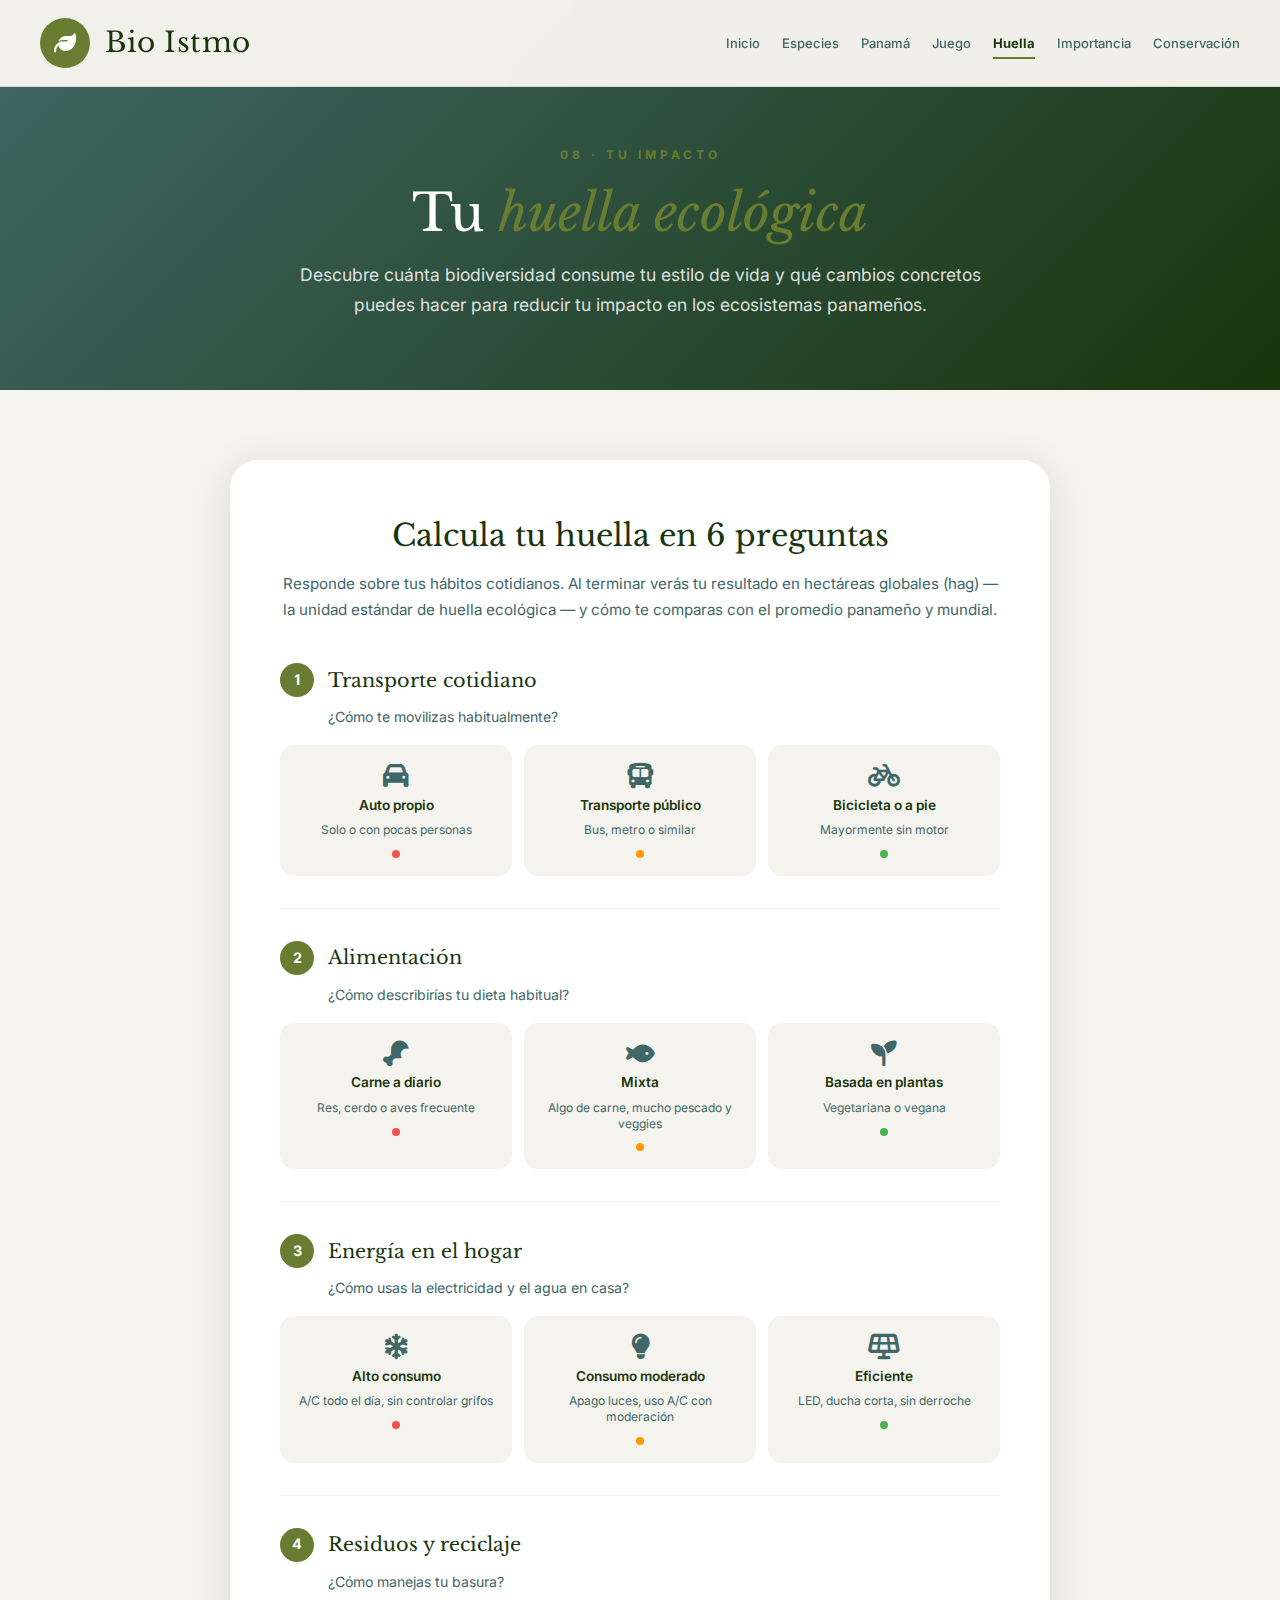
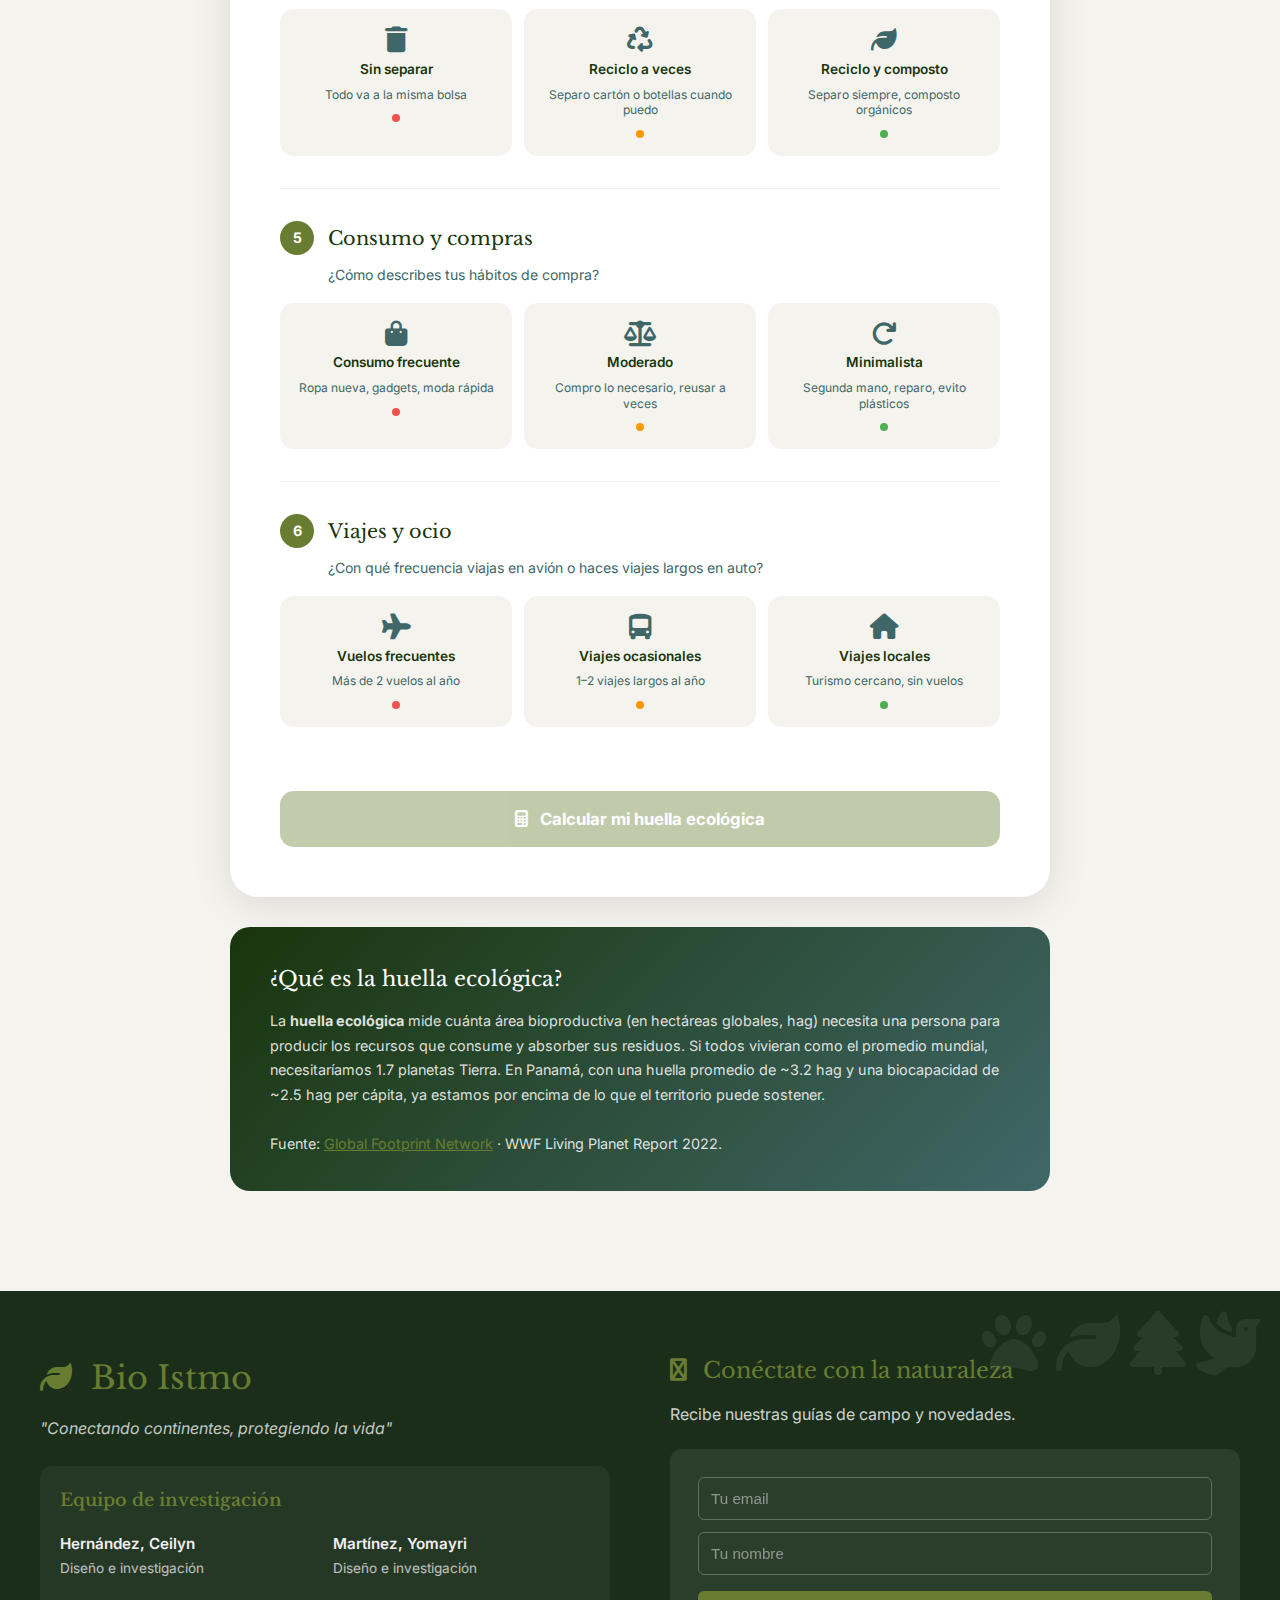
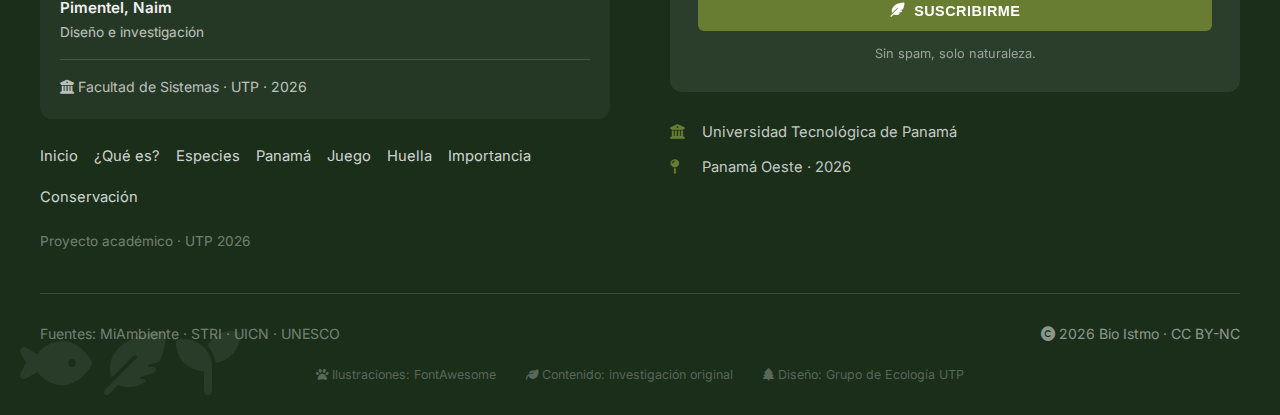
<file: huella.html>
<!DOCTYPE html>
<html lang="es">
<head>
    <meta charset="UTF-8">
    <meta name="viewport" content="width=device-width, initial-scale=1.0">
    <title>Bio Istmo | Tu Huella Ecológica</title>
    <link href="https://fonts.googleapis.com/css2?family=Libre+Baskerville:ital,wght@0,400;0,700;1,400&family=Inter:wght@300;400;600;700&display=swap" rel="stylesheet">
    <link rel="stylesheet" href="https://cdnjs.cloudflare.com/ajax/libs/font-awesome/6.4.0/css/all.min.css">
    <link rel="stylesheet" href="css.css">
</head>
<body>

    <nav class="main-nav">
        <div class="container nav-container">
            <a href="index.html" class="logo">
                <div class="logo-icon"><i class="fas fa-leaf"></i></div>
                <span class="logo-text">Bio Istmo</span>
            </a>
            <button type="button" class="mobile-menu-btn" id="mobileMenuBtn" aria-label="Abrir menú de navegación" title="Abrir menú de navegación"><i class="fas fa-bars"></i></button>
            <div class="nav-menu" id="navMenu">
                <a href="index.html" class="nav-link">Inicio</a>
                <a href="especies.html" class="nav-link">Especies</a>
                <a href="panama.html" class="nav-link">Panamá</a>
                <a href="juego.html" class="nav-link">Juego</a>
                <a href="huella.html" class="nav-link active">Huella</a>
                <a href="importancia.html" class="nav-link">Importancia</a>
                <a href="conservacion.html" class="nav-link">Conservación</a>
            </div>
        </div>
    </nav>

    
    <div class="huella-hero">
        <div class="huella-hero-content">
            <span class="huella-hero-tag">08 · Tu Impacto</span>
            <h1>Tu <em>huella ecológica</em></h1>
            <p>Descubre cuánta biodiversidad consume tu estilo de vida y qué cambios concretos puedes hacer para reducir tu impacto en los ecosistemas panameños.</p>
        </div>
    </div>

    
    <section class="huella-section">
        <div class="container">
            <div class="huella-wrapper">

                
                <div class="calc-card" id="calcCard">
                    <div class="calc-intro">
                        <h2>Calcula tu huella en 6 preguntas</h2>
                        <p>Responde sobre tus hábitos cotidianos. Al terminar verás tu resultado en hectáreas globales (hag) — la unidad estándar de huella ecológica — y cómo te comparas con el promedio panameño y mundial.</p>
                    </div>

                    
                    <div class="fp-step">
                        <div class="fp-step-header">
                            <div class="fp-num">1</div>
                            <span class="fp-step-title">Transporte cotidiano</span>
                        </div>
                        <p class="fp-step-sub">¿Cómo te movilizas habitualmente?</p>
                        <div class="fp-options" data-group="transporte">
                            <div class="fp-option impact-high" data-value="2.1">
                                <i class="fas fa-car"></i>
                                <span class="fp-option-label">Auto propio</span>
                                <span class="fp-option-sub">Solo o con pocas personas</span>
                                <span class="impact-dot"></span>
                            </div>
                            <div class="fp-option impact-med" data-value="1.2">
                                <i class="fas fa-bus"></i>
                                <span class="fp-option-label">Transporte público</span>
                                <span class="fp-option-sub">Bus, metro o similar</span>
                                <span class="impact-dot"></span>
                            </div>
                            <div class="fp-option impact-low" data-value="0.4">
                                <i class="fas fa-bicycle"></i>
                                <span class="fp-option-label">Bicicleta o a pie</span>
                                <span class="fp-option-sub">Mayormente sin motor</span>
                                <span class="impact-dot"></span>
                            </div>
                        </div>
                    </div>

                    
                    <div class="fp-step">
                        <div class="fp-step-header">
                            <div class="fp-num">2</div>
                            <span class="fp-step-title">Alimentación</span>
                        </div>
                        <p class="fp-step-sub">¿Cómo describirías tu dieta habitual?</p>
                        <div class="fp-options" data-group="alimentacion">
                            <div class="fp-option impact-high" data-value="2.5">
                                <i class="fas fa-drumstick-bite"></i>
                                <span class="fp-option-label">Carne a diario</span>
                                <span class="fp-option-sub">Res, cerdo o aves frecuente</span>
                                <span class="impact-dot"></span>
                            </div>
                            <div class="fp-option impact-med" data-value="1.4">
                                <i class="fas fa-fish"></i>
                                <span class="fp-option-label">Mixta</span>
                                <span class="fp-option-sub">Algo de carne, mucho pescado y veggies</span>
                                <span class="impact-dot"></span>
                            </div>
                            <div class="fp-option impact-low" data-value="0.6">
                                <i class="fas fa-seedling"></i>
                                <span class="fp-option-label">Basada en plantas</span>
                                <span class="fp-option-sub">Vegetariana o vegana</span>
                                <span class="impact-dot"></span>
                            </div>
                        </div>
                    </div>

                    
                    <div class="fp-step">
                        <div class="fp-step-header">
                            <div class="fp-num">3</div>
                            <span class="fp-step-title">Energía en el hogar</span>
                        </div>
                        <p class="fp-step-sub">¿Cómo usas la electricidad y el agua en casa?</p>
                        <div class="fp-options" data-group="energia">
                            <div class="fp-option impact-high" data-value="1.8">
                                <i class="fas fa-snowflake"></i>
                                <span class="fp-option-label">Alto consumo</span>
                                <span class="fp-option-sub">A/C todo el día, sin controlar grifos</span>
                                <span class="impact-dot"></span>
                            </div>
                            <div class="fp-option impact-med" data-value="1.0">
                                <i class="fas fa-lightbulb"></i>
                                <span class="fp-option-label">Consumo moderado</span>
                                <span class="fp-option-sub">Apago luces, uso A/C con moderación</span>
                                <span class="impact-dot"></span>
                            </div>
                            <div class="fp-option impact-low" data-value="0.4">
                                <i class="fas fa-solar-panel"></i>
                                <span class="fp-option-label">Eficiente</span>
                                <span class="fp-option-sub">LED, ducha corta, sin derroche</span>
                                <span class="impact-dot"></span>
                            </div>
                        </div>
                    </div>

                    
                    <div class="fp-step">
                        <div class="fp-step-header">
                            <div class="fp-num">4</div>
                            <span class="fp-step-title">Residuos y reciclaje</span>
                        </div>
                        <p class="fp-step-sub">¿Cómo manejas tu basura?</p>
                        <div class="fp-options" data-group="residuos">
                            <div class="fp-option impact-high" data-value="1.2">
                                <i class="fas fa-trash"></i>
                                <span class="fp-option-label">Sin separar</span>
                                <span class="fp-option-sub">Todo va a la misma bolsa</span>
                                <span class="impact-dot"></span>
                            </div>
                            <div class="fp-option impact-med" data-value="0.7">
                                <i class="fas fa-recycle"></i>
                                <span class="fp-option-label">Reciclo a veces</span>
                                <span class="fp-option-sub">Separo cartón o botellas cuando puedo</span>
                                <span class="impact-dot"></span>
                            </div>
                            <div class="fp-option impact-low" data-value="0.2">
                                <i class="fas fa-leaf"></i>
                                <span class="fp-option-label">Reciclo y composto</span>
                                <span class="fp-option-sub">Separo siempre, composto orgánicos</span>
                                <span class="impact-dot"></span>
                            </div>
                        </div>
                    </div>

                   
                    <div class="fp-step">
                        <div class="fp-step-header">
                            <div class="fp-num">5</div>
                            <span class="fp-step-title">Consumo y compras</span>
                        </div>
                        <p class="fp-step-sub">¿Cómo describes tus hábitos de compra?</p>
                        <div class="fp-options" data-group="consumo">
                            <div class="fp-option impact-high" data-value="1.5">
                                <i class="fas fa-shopping-bag"></i>
                                <span class="fp-option-label">Consumo frecuente</span>
                                <span class="fp-option-sub">Ropa nueva, gadgets, moda rápida</span>
                                <span class="impact-dot"></span>
                            </div>
                            <div class="fp-option impact-med" data-value="0.8">
                                <i class="fas fa-balance-scale"></i>
                                <span class="fp-option-label">Moderado</span>
                                <span class="fp-option-sub">Compro lo necesario, reusar a veces</span>
                                <span class="impact-dot"></span>
                            </div>
                            <div class="fp-option impact-low" data-value="0.3">
                                <i class="fas fa-redo"></i>
                                <span class="fp-option-label">Minimalista</span>
                                <span class="fp-option-sub">Segunda mano, reparo, evito plásticos</span>
                                <span class="impact-dot"></span>
                            </div>
                        </div>
                    </div>

                      <div class="fp-step">
                        <div class="fp-step-header">
                            <div class="fp-num">6</div>
                            <span class="fp-step-title">Viajes y ocio</span>
                        </div>
                        <p class="fp-step-sub">¿Con qué frecuencia viajas en avión o haces viajes largos en auto?</p>
                        <div class="fp-options" data-group="viajes">
                            <div class="fp-option impact-high" data-value="2.0">
                                <i class="fas fa-plane"></i>
                                <span class="fp-option-label">Vuelos frecuentes</span>
                                <span class="fp-option-sub">Más de 2 vuelos al año</span>
                                <span class="impact-dot"></span>
                            </div>
                            <div class="fp-option impact-med" data-value="1.0">
                                <i class="fas fa-bus-alt"></i>
                                <span class="fp-option-label">Viajes ocasionales</span>
                                <span class="fp-option-sub">1–2 viajes largos al año</span>
                                <span class="impact-dot"></span>
                            </div>
                            <div class="fp-option impact-low" data-value="0.3">
                                <i class="fas fa-home"></i>
                                <span class="fp-option-label">Viajes locales</span>
                                <span class="fp-option-sub">Turismo cercano, sin vuelos</span>
                                <span class="impact-dot"></span>
                            </div>
                        </div>
                    </div>

                    <button class="calc-btn" id="calcBtn" disabled>
                        <i class="fas fa-calculator"></i> Calcular mi huella ecológica
                    </button>
                </div>

                <div class="result-card" id="resultCard">

                    <div class="result-top">
                        <div class="result-gauge-wrap">
                            <svg viewBox="0 0 120 120" width="200" height="200">
                                <circle class="gauge-bg" cx="60" cy="60" r="50"/>
                                <circle class="gauge-fill" id="gaugeFill" cx="60" cy="60" r="50"
                                    stroke-dasharray="0 314"
                                    stroke-dashoffset="0"/>
                            </svg>
                            <div class="gauge-label">
                                <span class="gauge-number" id="gaugeNum">0</span>
                                <span class="gauge-unit">hag / año</span>
                            </div>
                        </div>
                        <h2 class="result-title" id="resultTitle">Tu huella ecológica</h2>
                        <p class="result-desc" id="resultDesc"></p>
                    </div>

                      <div class="comparison-section">
                        <h3>¿Cómo te comparas?</h3>
                        <div class="compare-bar">
                            <div class="compare-bar-label">
                                <strong>Tú</strong>
                                <span id="labelYou">— hag</span>
                            </div>
                            <div class="compare-track">
                                <div class="compare-fill compare-you" id="barYou" style="width:0%"></div>
                            </div>
                        </div>
                        <div class="compare-bar">
                            <div class="compare-bar-label">
                                <strong>Promedio panameño</strong>
                                <span>~3.2 hag / año</span>
                            </div>
                            <div class="compare-track">
                                <div class="compare-fill compare-panama" style="width:53%"></div>
                            </div>
                        </div>
                        <div class="compare-bar">
                            <div class="compare-bar-label">
                                <strong>Promedio mundial</strong>
                                <span>~2.8 hag / año</span>
                            </div>
                            <div class="compare-track">
                                <div class="compare-fill compare-world" style="width:47%"></div>
                            </div>
                        </div>
                        <p style="font-size:0.78rem; color:#aaa; margin-top:10px;">
                            <i class="fas fa-info-circle"></i> Escala relativa sobre un máximo de 6 hag. Fuente: Global Footprint Network 2023; WWF Living Planet Report.
                        </p>
                    </div>

                    <div class="tips-section" id="tipsSection">
                        <h3><i class="fas fa-lightbulb" style="color:var(--mustard-green);"></i> Qué puedes hacer tú</h3>
                        <div class="tips-grid" id="tipsGrid"></div>
                    </div>

                    <div class="result-actions">
                        <button class="btn-recalc" id="recalcBtn">
                            <i class="fas fa-redo"></i> Volver a calcular
                        </button>
                        <a href="conservacion.html" class="btn btn-secondary" style="color: var(--phthalo-green); border: 2px solid var(--space-sparkle);">
                            Ver acciones de conservación <i class="fas fa-arrow-right"></i>
                        </a>
                    </div>
                </div>

                <div class="info-box">
                    <h3>¿Qué es la huella ecológica?</h3>
                    <p>La <strong>huella ecológica</strong> mide cuánta área bioproductiva (en hectáreas globales, hag) necesita una persona para producir los recursos que consume y absorber sus residuos. Si todos vivieran como el promedio mundial, necesitaríamos 1.7 planetas Tierra. En Panamá, con una huella promedio de ~3.2 hag y una biocapacidad de ~2.5 hag per cápita, ya estamos por encima de lo que el territorio puede sostener.<br><br>
                    Fuente: <a href="https://www.footprintnetwork.org" target="_blank" rel="noopener">Global Footprint Network</a> · WWF Living Planet Report 2022.</p>
                </div>

            </div>
        </div>
    </section>

    <footer class="site-footer">
        <div class="footer-bg-icons footer-bg-icons--top">
            <i class="fas fa-paw"></i><i class="fas fa-leaf"></i><i class="fas fa-tree"></i><i class="fas fa-dove"></i>
        </div>
        <div class="footer-bg-icons footer-bg-icons--bottom">
            <i class="fas fa-fish"></i><i class="fas fa-feather-alt"></i><i class="fas fa-seedling"></i>
        </div>

        <div class="container footer-container">
            <div class="footer-grid">

                <!-- Columna izquierda -->
                <div class="footer-col">
                    <h3 class="footer-brand">
                        <i class="fas fa-leaf"></i> Bio Istmo
                    </h3>
                    <p class="footer-tagline">"Conectando continentes, protegiendo la vida"</p>

                    <div class="footer-team">
                        <h4 class="footer-team-title">Equipo de investigación</h4>
                        <div class="footer-team-grid">
                            <div>
                                <p class="footer-team-name">Hernández, Ceilyn</p>
                                <p class="footer-team-role">Diseño e investigación</p>
                            </div>
                            <div>
                                <p class="footer-team-name">Martínez, Yomayri</p>
                                <p class="footer-team-role">Diseño e investigación</p>
                            </div>
                            <div>
                                <p class="footer-team-name">Pimentel, Naim</p>
                                <p class="footer-team-role">Diseño e investigación</p>
                            </div>
                        </div>
                        <p class="footer-team-uni">
                            <i class="fas fa-university"></i> Facultad de Sistemas · UTP · 2026
                        </p>
                    </div>

                    <nav class="footer-nav">
                        <a href="index.html">Inicio</a>
                        <a href="biodiversidad.html">¿Qué es?</a>
                        <a href="especies.html">Especies</a>
                        <a href="panama.html">Panamá</a>
                        <a href="juego.html">Juego</a>
                        <a href="huella.html">Huella</a>
                        <a href="importancia.html">Importancia</a>
                        <a href="conservacion.html">Conservación</a>
                    </nav>

                    <p class="footer-academic">Proyecto académico · UTP 2026</p>
                </div>

                <!-- Columna derecha -->
                <div class="footer-col">
                    <h3 class="footer-newsletter-title">
                        <i class="fas fa-pagelines"></i> Conéctate con la naturaleza
                    </h3>
                    <p class="footer-newsletter-desc">Recibe nuestras guías de campo y novedades.</p>

                    <div class="footer-newsletter-box">
                        <div class="footer-newsletter-inputs">
                            <input type="email" placeholder="Tu email" class="footer-input">
                            <input type="text" placeholder="Tu nombre" class="footer-input">
                        </div>
                        <button class="footer-subscribe-btn">
                            <i class="fas fa-feather-alt"></i> SUSCRIBIRME
                        </button>
                        <p class="footer-no-spam">Sin spam, solo naturaleza.</p>
                    </div>

                    <div class="footer-contact">
                        <p><i class="fas fa-university"></i> Universidad Tecnológica de Panamá</p>
                        <p><i class="fas fa-map-pin"></i> Panamá Oeste · 2026</p>
                    </div>
                </div>

            </div>

            <div class="footer-bottom">
                <span class="footer-sources">Fuentes: MiAmbiente · STRI · UICN · UNESCO</span>
                <span class="footer-copy"><i class="fas fa-copyright"></i> 2026 Bio Istmo · CC BY-NC</span>
            </div>

            <div class="footer-credits">
                <span><i class="fas fa-paw"></i> Ilustraciones: FontAwesome</span>
                <span><i class="fas fa-leaf"></i> Contenido: investigación original</span>
                <span><i class="fas fa-tree"></i> Diseño: Grupo de Ecología UTP</span>
            </div>
        </div>
    </footer>
    <script src="js.js"></script>
    <script>
   
    document.querySelectorAll(".fp-options").forEach(group => {
        group.querySelectorAll(".fp-option").forEach(opt => {
            opt.addEventListener("click", (e) => {
                e.stopPropagation();
                group.querySelectorAll(".fp-option").forEach(o => o.classList.remove("selected"));
                opt.classList.add("selected");
                checkAllAnswered();
            });
        });
    });

    function checkAllAnswered() {
        const groups = document.querySelectorAll(".fp-options");
        const allAnswered = Array.from(groups).every(g => g.querySelector(".fp-option.selected"));
        document.getElementById("calcBtn").disabled = !allAnswered;
    }

    document.getElementById("calcBtn").addEventListener("click", () => {
        let total = 0;
        document.querySelectorAll(".fp-options").forEach(group => {
            const selected = group.querySelector(".fp-option.selected");
            if (selected) total += parseFloat(selected.getAttribute("data-value"));
        });
        total = Math.round(total * 10) / 10;
        showResult(total);
    });

    function showResult(score) {
        document.getElementById("calcCard").style.display = "none";
        document.getElementById("resultCard").classList.add("show");
        document.getElementById("gaugeNum").textContent = score;
        document.getElementById("labelYou").textContent = score + " hag";

        const pct = Math.min((score / 6) * 100, 100);
        document.getElementById("barYou").style.width = pct + "%";

        const circumference = 2 * Math.PI * 50;
        const fill = (pct / 100) * circumference;
        const gauge = document.getElementById("gaugeFill");
        gauge.style.strokeDasharray = fill + " " + circumference;
        gauge.style.stroke = score < 2.5 ? "#4caf50" : score < 4 ? "#ff9800" : "#ef5350";

        let title, desc;
        if (score < 2.5) {
            title = "¡Huella baja! 🌿";
            desc = "Tu impacto está por debajo del promedio mundial. Sigue así y comparte tus hábitos.";
        } else if (score < 4) {
            title = "Huella moderada 🟡";
            desc = "Estás cerca del promedio panameño. Hay margen para mejorar con algunos cambios.";
        } else {
            title = "Huella alta 🔴";
            desc = "Tu impacto supera el promedio. Pequeños cambios en transporte y alimentación pueden reducirlo bastante.";
        }
        document.getElementById("resultTitle").textContent = title;
        document.getElementById("resultDesc").textContent = desc;

        const tips = [
            { icon: "fa-bus", text: "Usa transporte público o comparte auto al menos 2 días a la semana." },
            { icon: "fa-leaf", text: "Reduce el consumo de carne roja a máximo 2 veces por semana." },
            { icon: "fa-bolt", text: "Apaga equipos en standby y cambia a bombillas LED." },
            { icon: "fa-recycle", text: "Separa reciclables y composita residuos orgánicos." },
            { icon: "fa-tshirt", text: "Compra ropa de segunda mano o extiende la vida útil de la que tienes." },
        ];
        const grid = document.getElementById("tipsGrid");
        grid.innerHTML = tips.map(t => `<div class="tip-item"><i class="fas ${t.icon}"></i><p>${t.text}</p></div>`).join("");
    }

    document.getElementById("recalcBtn").addEventListener("click", () => {
        document.getElementById("resultCard").classList.remove("show");
        document.getElementById("calcCard").style.display = "block";
        document.querySelectorAll(".fp-option.selected").forEach(o => o.classList.remove("selected"));
        document.getElementById("calcBtn").disabled = true;
    });
    </script>
</body>
</html>
</file>
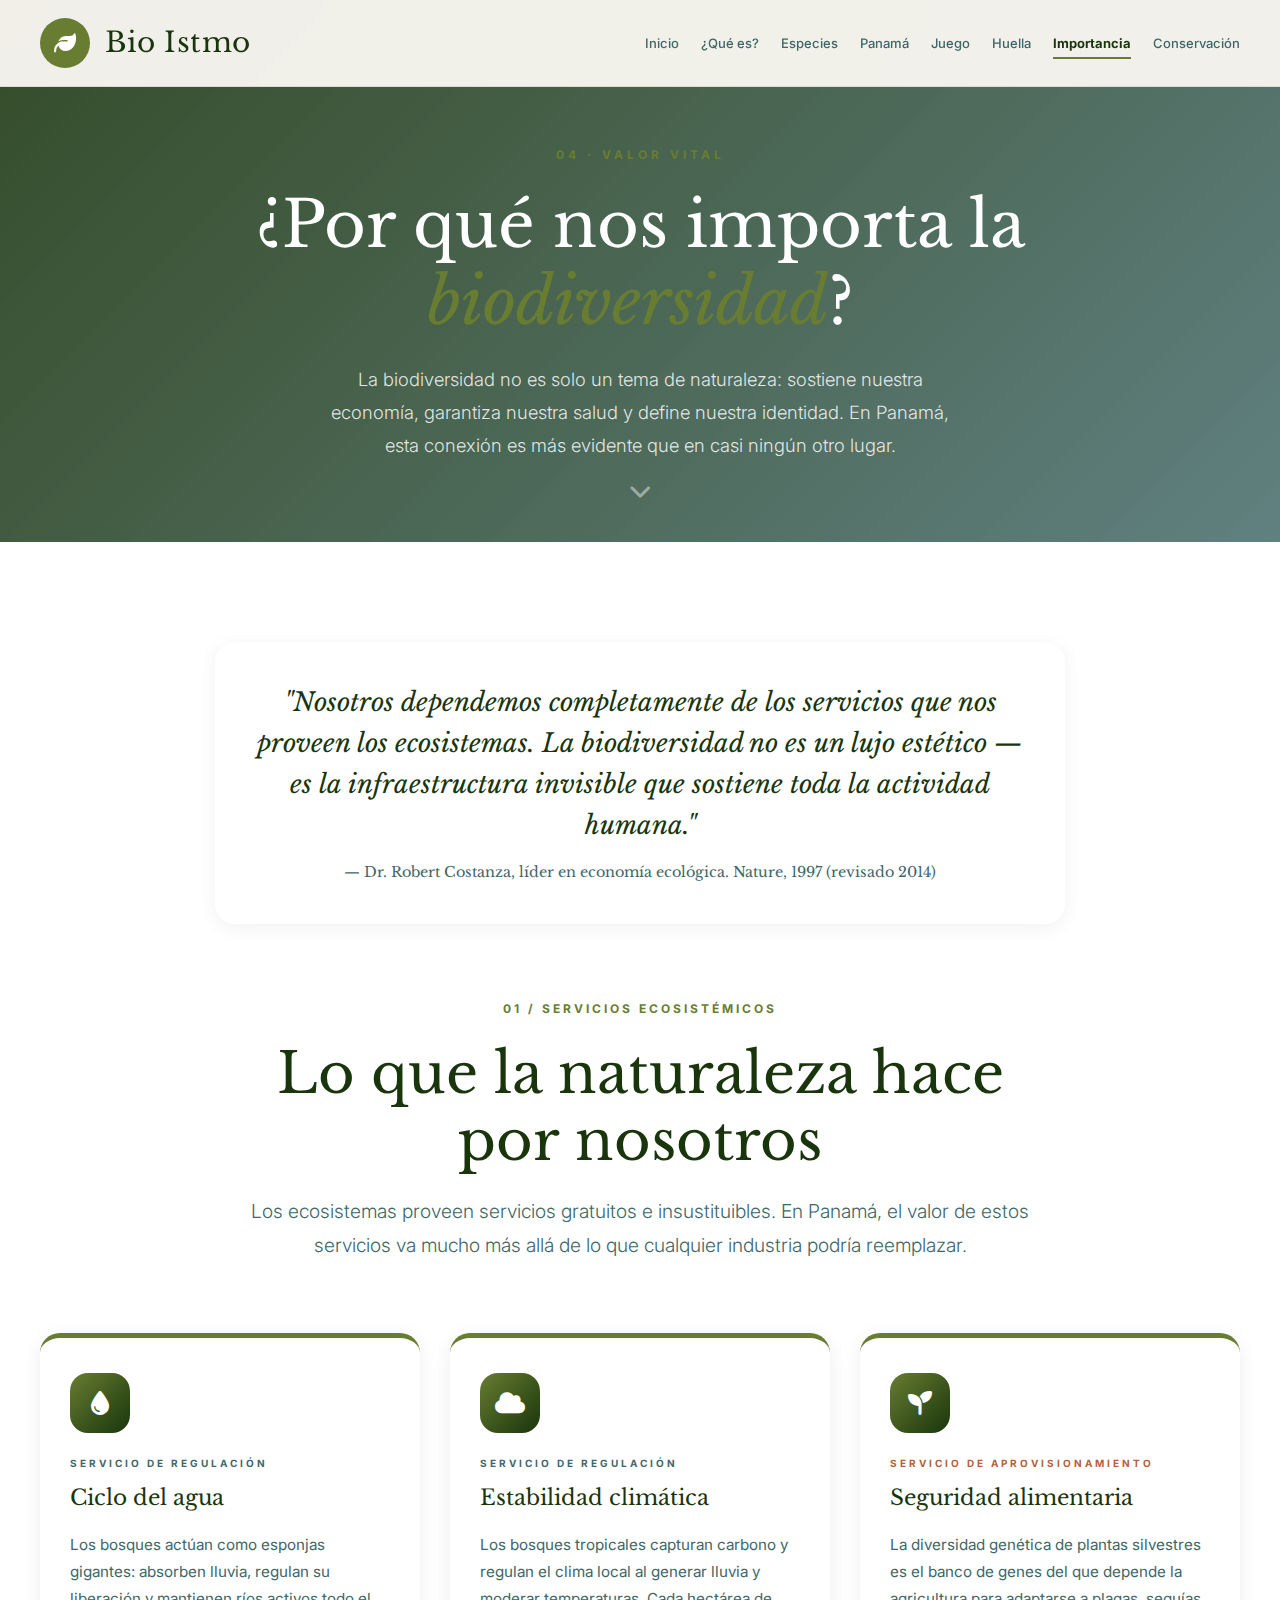
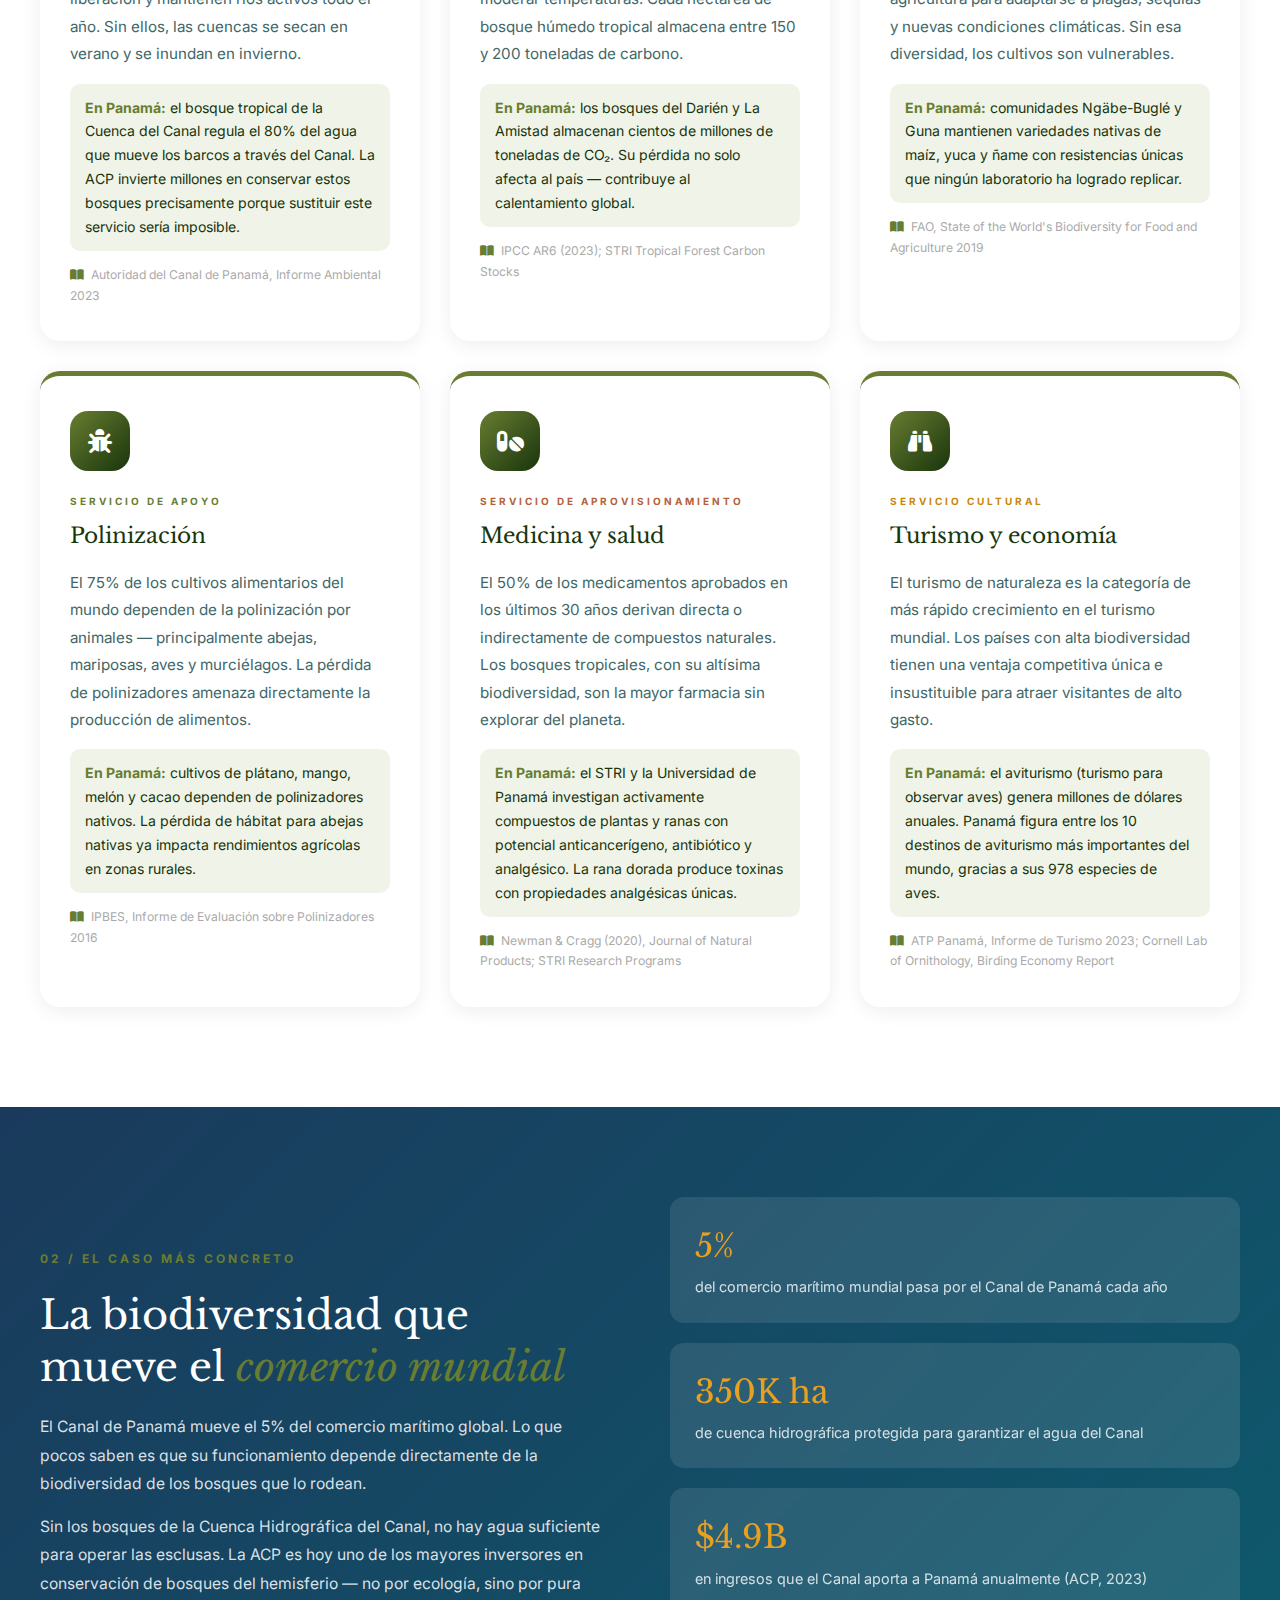
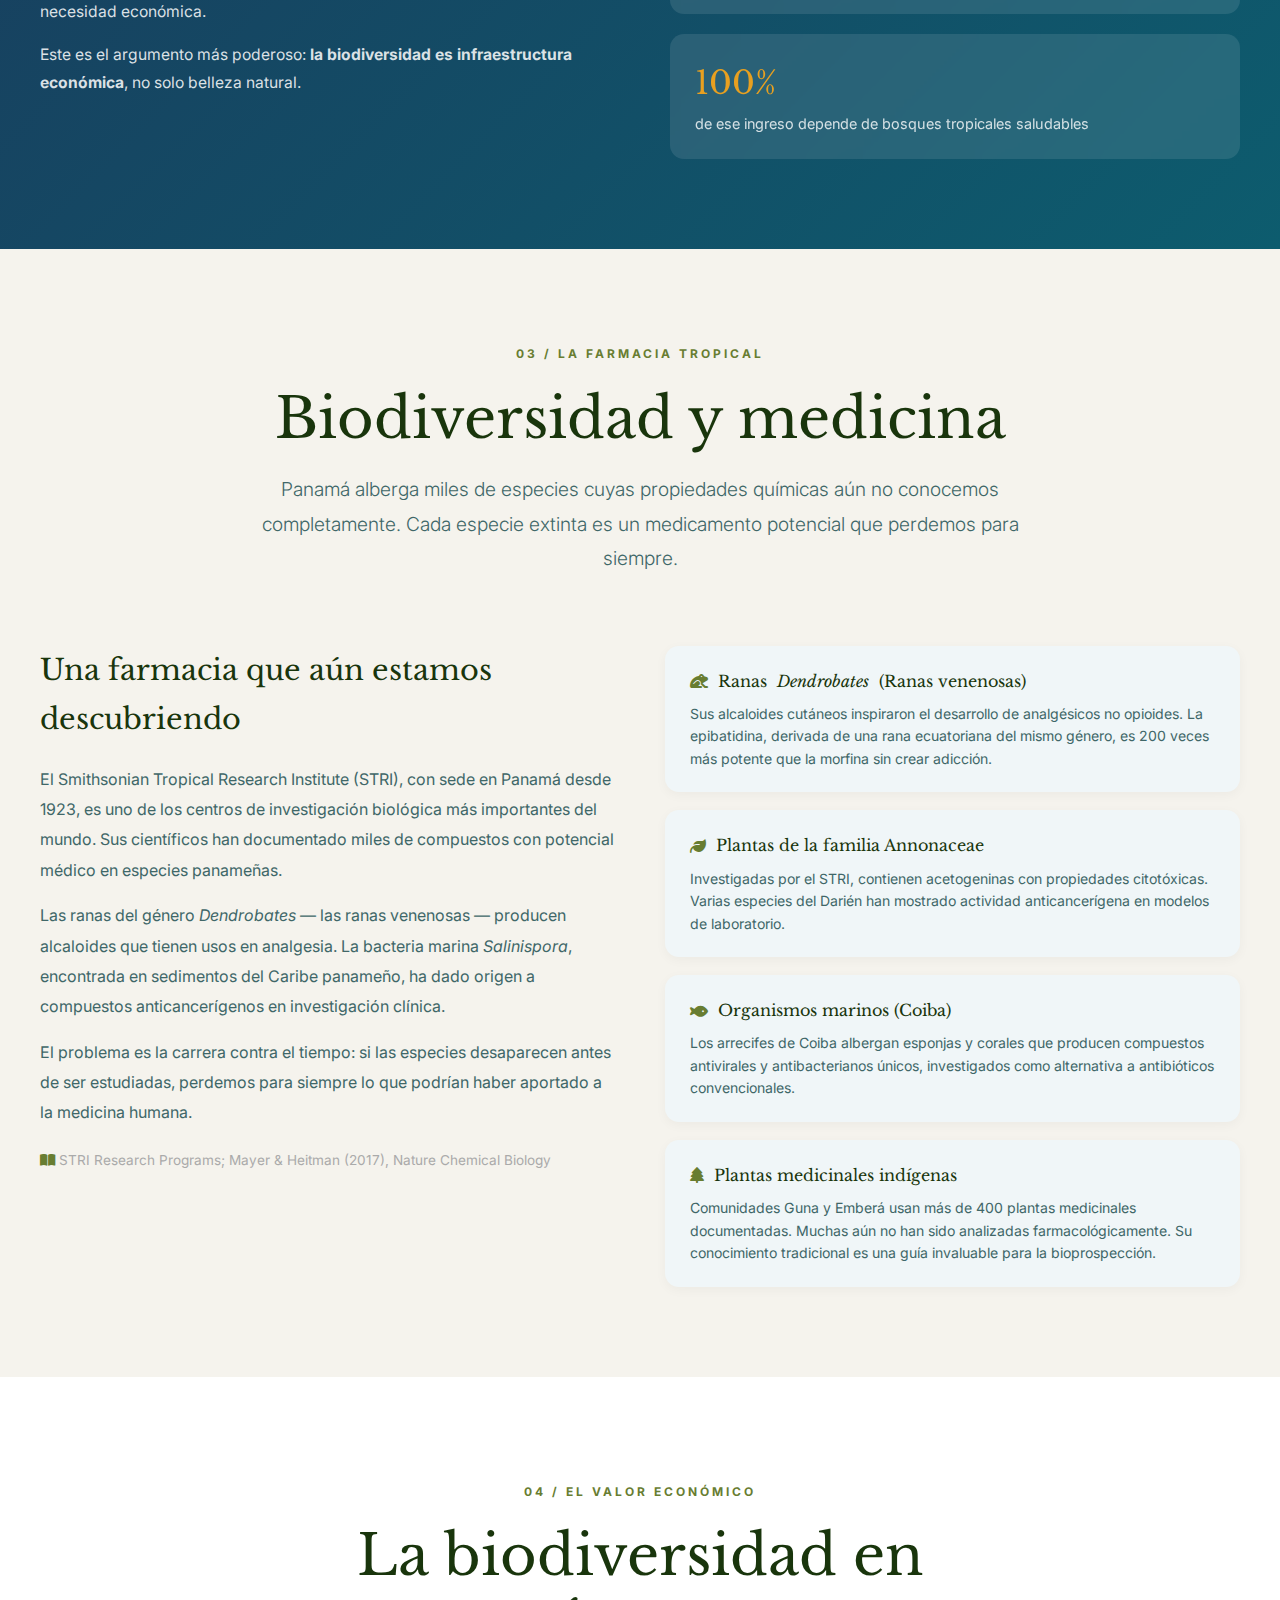
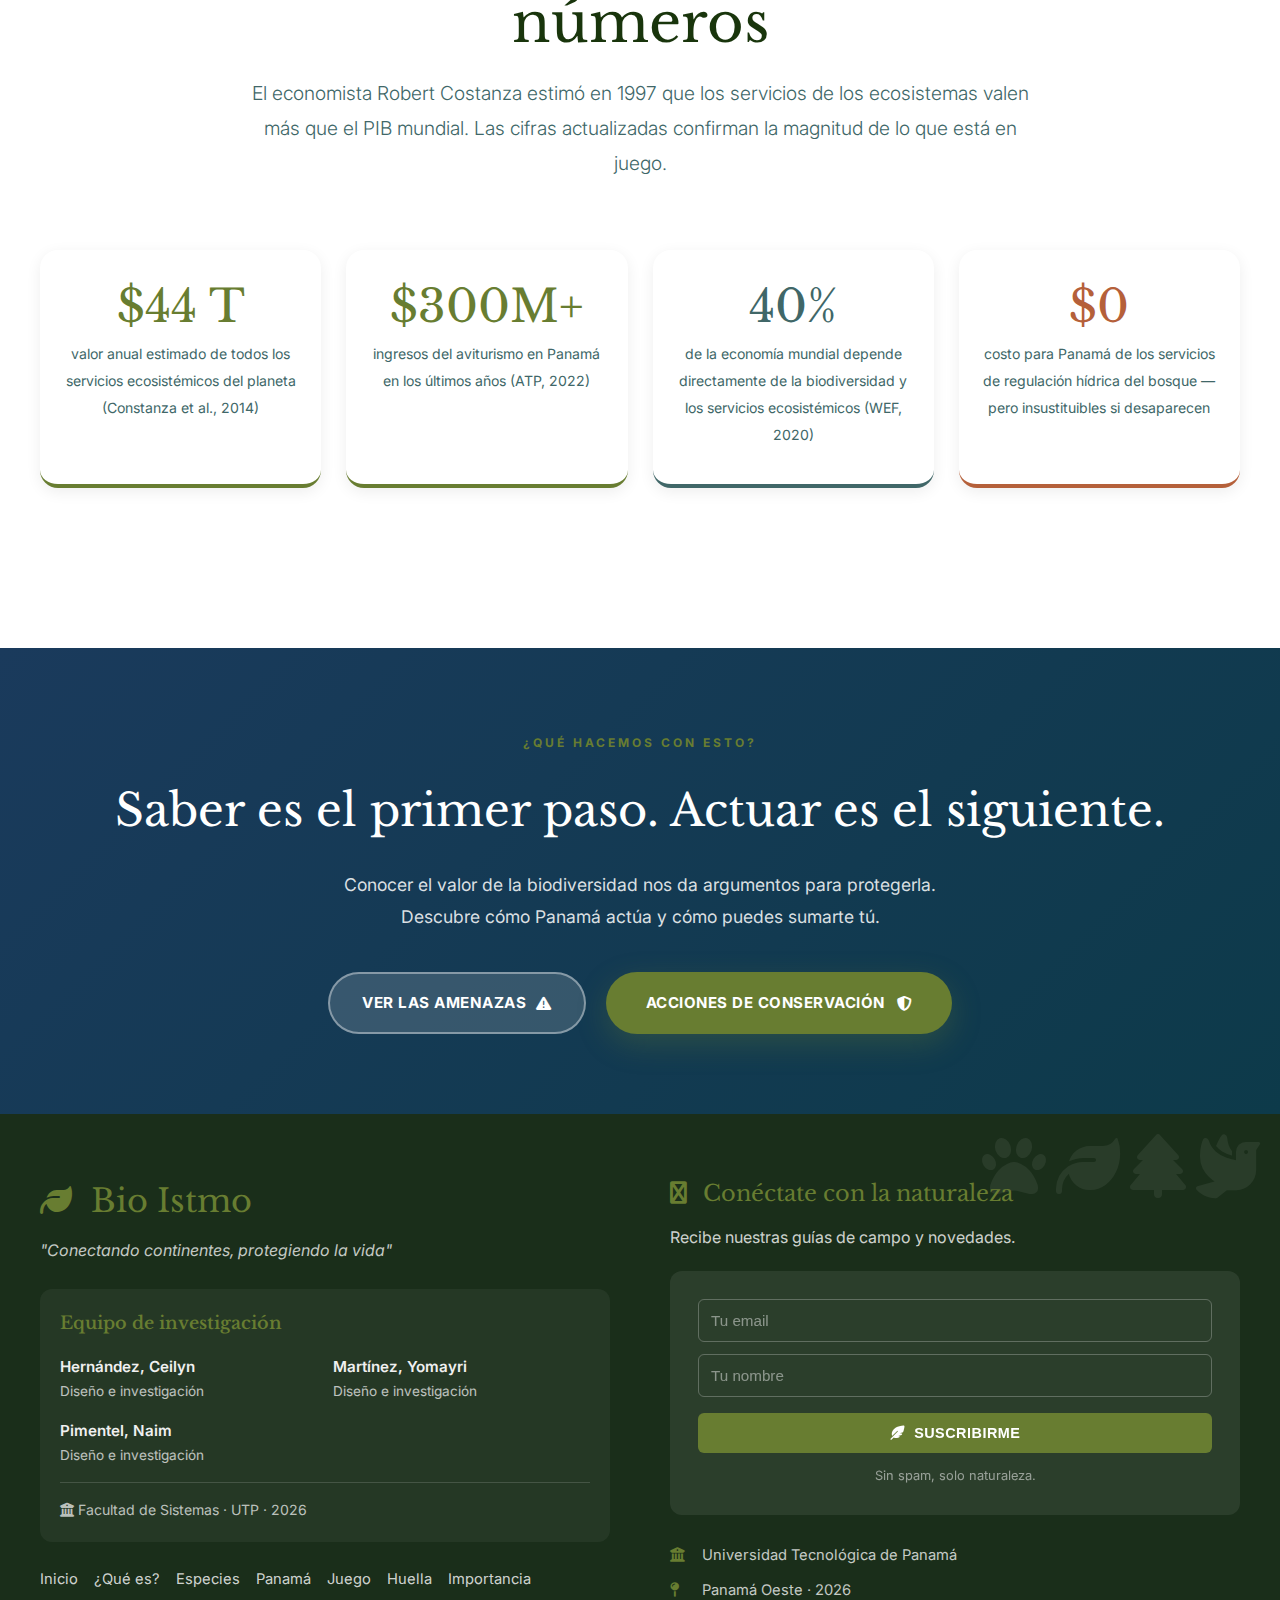
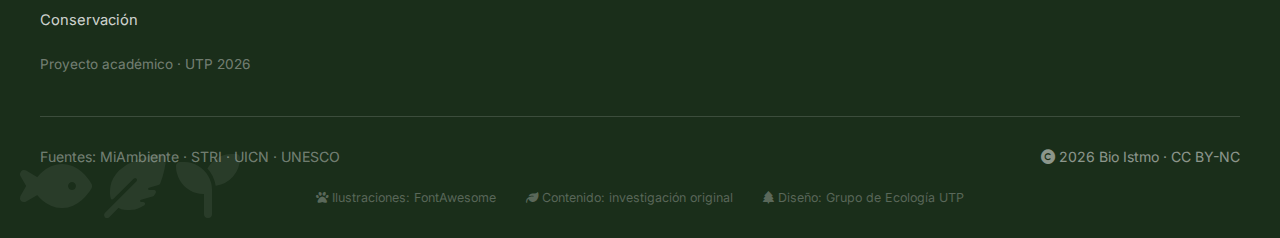
<file: importancia.html>
<!DOCTYPE html>
<html lang="es">
<head>
    <meta charset="UTF-8">
    <meta name="viewport" content="width=device-width, initial-scale=1.0">
    <title>Bio Istmo | Importancia de la Biodiversidad</title>
    <link href="https://fonts.googleapis.com/css2?family=Libre+Baskerville:ital,wght@0,400;0,700;1,400&family=Inter:wght@300;400;600;700&display=swap" rel="stylesheet">
    <link rel="stylesheet" href="https://cdnjs.cloudflare.com/ajax/libs/font-awesome/6.4.0/css/all.min.css">
    <link rel="stylesheet" href="css.css">
</head>
<body>

    <nav class="main-nav">
        <div class="container nav-container">
            <a href="index.html" class="logo">
                <div class="logo-icon"><i class="fas fa-leaf"></i></div>
                <span class="logo-text">Bio Istmo</span>
            </a>
            <button type="button" class="mobile-menu-btn" id="mobileMenuBtn" aria-label="Abrir menú de navegación" title="Abrir menú de navegación"><i class="fas fa-bars"></i></button>
            <div class="nav-menu" id="navMenu">
                <a href="index.html" class="nav-link">Inicio</a>
                <a href="biodiversidad.html" class="nav-link">¿Qué es?</a>
                <a href="especies.html" class="nav-link">Especies</a>
                <a href="panama.html" class="nav-link">Panamá</a>
                <a href="juego.html" class="nav-link">Juego</a>
                <a href="huella.html" class="nav-link">Huella</a>
                <a href="importancia.html" class="nav-link active">Importancia</a>
                <a href="conservacion.html" class="nav-link">Conservación</a>
            </div>
        </div>
    </nav>

        <section class="page-hero" style="background: linear-gradient(135deg, rgba(25,53,12,0.88) 0%, rgba(64,103,104,0.82) 100%), url('https://images.unsplash.com/photo-1516026672322-bc52d61a55d5?q=80&w=1600&auto=format&fit=crop') center/cover;">
        <div class="page-hero-content">
            <span class="page-hero-tag">04 · Valor Vital</span>
            <h1>¿Por qué nos importa la<br><em>biodiversidad</em>?</h1>
            <p>La biodiversidad no es solo un tema de naturaleza: sostiene nuestra economía, garantiza nuestra salud y define nuestra identidad. En Panamá, esta conexión es más evidente que en casi ningún otro lugar.</p>
        </div>
        <div class="hero-scroll"><i class="fas fa-chevron-down"></i></div>
    </section>

        <section class="section" style="background: white;">
        <div class="container">
            <div class="intro-quote">
                "Nosotros dependemos completamente de los servicios que nos proveen los ecosistemas. La biodiversidad no es un lujo estético — es la infraestructura invisible que sostiene toda la actividad humana."
                <cite>— Dr. Robert Costanza, líder en economía ecológica. Nature, 1997 (revisado 2014)</cite>
            </div>

                        <div class="section-header">
                <span class="section-tag">01 / Servicios ecosistémicos</span>
                <h2 class="section-title">Lo que la naturaleza hace por nosotros</h2>
                <p class="section-subtitle">Los ecosistemas proveen servicios gratuitos e insustituibles. En Panamá, el valor de estos servicios va mucho más allá de lo que cualquier industria podría reemplazar.</p>
            </div>

            <div class="services-grid">
                                <div class="service-card">
                    <div class="service-icon"><i class="fas fa-tint"></i></div>
                    <div class="service-type service-type--teal">Servicio de regulación</div>
                    <h3 class="service-title">Ciclo del agua</h3>
                    <p class="service-description">Los bosques actúan como esponjas gigantes: absorben lluvia, regulan su liberación y mantienen ríos activos todo el año. Sin ellos, las cuencas se secan en verano y se inundan en invierno.</p>
                    <div class="service-panama">
                        <strong>En Panamá:</strong> el bosque tropical de la Cuenca del Canal regula el 80% del agua que mueve los barcos a través del Canal. La ACP invierte millones en conservar estos bosques precisamente porque sustituir este servicio sería imposible.
                    </div>
                    <p class="service-source"><i class="fas fa-book-open"></i> Autoridad del Canal de Panamá, Informe Ambiental 2023</p>
                </div>

                                <div class="service-card">
                    <div class="service-icon"><i class="fas fa-cloud"></i></div>
                    <div class="service-type service-type--teal">Servicio de regulación</div>
                    <h3 class="service-title">Estabilidad climática</h3>
                    <p class="service-description">Los bosques tropicales capturan carbono y regulan el clima local al generar lluvia y moderar temperaturas. Cada hectárea de bosque húmedo tropical almacena entre 150 y 200 toneladas de carbono.</p>
                    <div class="service-panama">
                        <strong>En Panamá:</strong> los bosques del Darién y La Amistad almacenan cientos de millones de toneladas de CO₂. Su pérdida no solo afecta al país — contribuye al calentamiento global.
                    </div>
                    <p class="service-source"><i class="fas fa-book-open"></i> IPCC AR6 (2023); STRI Tropical Forest Carbon Stocks</p>
                </div>

                                <div class="service-card">
                    <div class="service-icon"><i class="fas fa-seedling"></i></div>
                    <div class="service-type service-type--terra">Servicio de aprovisionamiento</div>
                    <h3 class="service-title">Seguridad alimentaria</h3>
                    <p class="service-description">La diversidad genética de plantas silvestres es el banco de genes del que depende la agricultura para adaptarse a plagas, sequías y nuevas condiciones climáticas. Sin esa diversidad, los cultivos son vulnerables.</p>
                    <div class="service-panama">
                        <strong>En Panamá:</strong> comunidades Ngäbe-Buglé y Guna mantienen variedades nativas de maíz, yuca y ñame con resistencias únicas que ningún laboratorio ha logrado replicar.
                    </div>
                    <p class="service-source"><i class="fas fa-book-open"></i> FAO, State of the World's Biodiversity for Food and Agriculture 2019</p>
                </div>

                                <div class="service-card">
                    <div class="service-icon"><i class="fas fa-bug"></i></div>
                    <div class="service-type">Servicio de apoyo</div>
                    <h3 class="service-title">Polinización</h3>
                    <p class="service-description">El 75% de los cultivos alimentarios del mundo dependen de la polinización por animales — principalmente abejas, mariposas, aves y murciélagos. La pérdida de polinizadores amenaza directamente la producción de alimentos.</p>
                    <div class="service-panama">
                        <strong>En Panamá:</strong> cultivos de plátano, mango, melón y cacao dependen de polinizadores nativos. La pérdida de hábitat para abejas nativas ya impacta rendimientos agrícolas en zonas rurales.
                    </div>
                    <p class="service-source"><i class="fas fa-book-open"></i> IPBES, Informe de Evaluación sobre Polinizadores 2016</p>
                </div>

                                <div class="service-card">
                    <div class="service-icon"><i class="fas fa-pills"></i></div>
                    <div class="service-type service-type--terra">Servicio de aprovisionamiento</div>
                    <h3 class="service-title">Medicina y salud</h3>
                    <p class="service-description">El 50% de los medicamentos aprobados en los últimos 30 años derivan directa o indirectamente de compuestos naturales. Los bosques tropicales, con su altísima biodiversidad, son la mayor farmacia sin explorar del planeta.</p>
                    <div class="service-panama">
                        <strong>En Panamá:</strong> el STRI y la Universidad de Panamá investigan activamente compuestos de plantas y ranas con potencial anticancerígeno, antibiótico y analgésico. La rana dorada produce toxinas con propiedades analgésicas únicas.
                    </div>
                    <p class="service-source"><i class="fas fa-book-open"></i> Newman & Cragg (2020), Journal of Natural Products; STRI Research Programs</p>
                </div>

                                <div class="service-card">
                    <div class="service-icon"><i class="fas fa-binoculars"></i></div>
                    <div class="service-type service-type--gold">Servicio cultural</div>
                    <h3 class="service-title">Turismo y economía</h3>
                    <p class="service-description">El turismo de naturaleza es la categoría de más rápido crecimiento en el turismo mundial. Los países con alta biodiversidad tienen una ventaja competitiva única e insustituible para atraer visitantes de alto gasto.</p>
                    <div class="service-panama">
                        <strong>En Panamá:</strong> el aviturismo (turismo para observar aves) genera millones de dólares anuales. Panamá figura entre los 10 destinos de aviturismo más importantes del mundo, gracias a sus 978 especies de aves.
                    </div>
                    <p class="service-source"><i class="fas fa-book-open"></i> ATP Panamá, Informe de Turismo 2023; Cornell Lab of Ornithology, Birding Economy Report</p>
                </div>
            </div>
        </div>
    </section>

        <section class="canal-section">
        <div class="container">
            <div class="canal-content">
                <div class="canal-text">
                    <span class="section-tag" style="color: var(--mustard-green);">02 / El caso más concreto</span>
                    <h2>La biodiversidad que<br>mueve el <em>comercio mundial</em></h2>
                    <p>El Canal de Panamá mueve el 5% del comercio marítimo global. Lo que pocos saben es que su funcionamiento depende directamente de la biodiversidad de los bosques que lo rodean.</p>
                    <p>Sin los bosques de la Cuenca Hidrográfica del Canal, no hay agua suficiente para operar las esclusas. La ACP es hoy uno de los mayores inversores en conservación de bosques del hemisferio — no por ecología, sino por pura necesidad económica.</p>
                    <p>Este es el argumento más poderoso: <strong>la biodiversidad es infraestructura económica</strong>, no solo belleza natural.</p>
                </div>
                <div class="canal-stats">
                    <div class="canal-stat-item">
                        <span class="num">5%</span>
                        <span>del comercio marítimo mundial pasa por el Canal de Panamá cada año</span>
                    </div>
                    <div class="canal-stat-item">
                        <span class="num">350K ha</span>
                        <span>de cuenca hidrográfica protegida para garantizar el agua del Canal</span>
                    </div>
                    <div class="canal-stat-item">
                        <span class="num">$4.9B</span>
                        <span>en ingresos que el Canal aporta a Panamá anualmente (ACP, 2023)</span>
                    </div>
                    <div class="canal-stat-item">
                        <span class="num">100%</span>
                        <span>de ese ingreso depende de bosques tropicales saludables</span>
                    </div>
                </div>
            </div>
        </div>
    </section>

        <section class="medicine-section">
        <div class="container">
            <div class="section-header">
                <span class="section-tag">03 / La farmacia tropical</span>
                <h2 class="section-title">Biodiversidad y medicina</h2>
                <p class="section-subtitle">Panamá alberga miles de especies cuyas propiedades químicas aún no conocemos completamente. Cada especie extinta es un medicamento potencial que perdemos para siempre.</p>
            </div>
            <div class="medicine-grid">
                <div class="medicine-text">
                    <h3>Una farmacia que aún estamos descubriendo</h3>
                    <p>El Smithsonian Tropical Research Institute (STRI), con sede en Panamá desde 1923, es uno de los centros de investigación biológica más importantes del mundo. Sus científicos han documentado miles de compuestos con potencial médico en especies panameñas.</p>
                    <p>Las ranas del género <em>Dendrobates</em> — las ranas venenosas — producen alcaloides que tienen usos en analgesia. La bacteria marina <em>Salinispora</em>, encontrada en sedimentos del Caribe panameño, ha dado origen a compuestos anticancerígenos en investigación clínica.</p>
                    <p>El problema es la carrera contra el tiempo: si las especies desaparecen antes de ser estudiadas, perdemos para siempre lo que podrían haber aportado a la medicina humana.</p>
                    <p style="font-size: 0.85rem; color: #aaa; margin-top: 20px;"><i class="fas fa-book-open" style="color: var(--mustard-green);"></i> STRI Research Programs; Mayer & Heitman (2017), Nature Chemical Biology</p>
                </div>
                <div class="medicine-examples">
                    <div class="medicine-example">
                        <h4><i class="fas fa-frog"></i> Ranas <em>Dendrobates</em> (Ranas venenosas)</h4>
                        <p>Sus alcaloides cutáneos inspiraron el desarrollo de analgésicos no opioides. La epibatidina, derivada de una rana ecuatoriana del mismo género, es 200 veces más potente que la morfina sin crear adicción.</p>
                    </div>
                    <div class="medicine-example">
                        <h4><i class="fas fa-leaf"></i> Plantas de la familia Annonaceae</h4>
                        <p>Investigadas por el STRI, contienen acetogeninas con propiedades citotóxicas. Varias especies del Darién han mostrado actividad anticancerígena en modelos de laboratorio.</p>
                    </div>
                    <div class="medicine-example">
                        <h4><i class="fas fa-fish"></i> Organismos marinos (Coiba)</h4>
                        <p>Los arrecifes de Coiba albergan esponjas y corales que producen compuestos antivirales y antibacterianos únicos, investigados como alternativa a antibióticos convencionales.</p>
                    </div>
                    <div class="medicine-example">
                        <h4><i class="fas fa-tree"></i> Plantas medicinales indígenas</h4>
                        <p>Comunidades Guna y Emberá usan más de 400 plantas medicinales documentadas. Muchas aún no han sido analizadas farmacológicamente. Su conocimiento tradicional es una guía invaluable para la bioprospección.</p>
                    </div>
                </div>
            </div>
        </div>
    </section>

        <section class="section" style="background: white;">
        <div class="container">
            <div class="section-header">
                <span class="section-tag">04 / El valor económico</span>
                <h2 class="section-title">La biodiversidad en números</h2>
                <p class="section-subtitle">El economista Robert Costanza estimó en 1997 que los servicios de los ecosistemas valen más que el PIB mundial. Las cifras actualizadas confirman la magnitud de lo que está en juego.</p>
            </div>
            <div class="economy-numbers">
                <div class="economy-card">
                    <span class="big">$44 T</span>
                    <span>valor anual estimado de todos los servicios ecosistémicos del planeta (Constanza et al., 2014)</span>
                </div>
                <div class="economy-card">
                    <span class="big">$300M+</span>
                    <span>ingresos del aviturismo en Panamá en los últimos años (ATP, 2022)</span>
                </div>
                <div class="economy-card">
                    <span class="big">40%</span>
                    <span>de la economía mundial depende directamente de la biodiversidad y los servicios ecosistémicos (WEF, 2020)</span>
                </div>
                <div class="economy-card">
                    <span class="big">$0</span>
                    <span>costo para Panamá de los servicios de regulación hídrica del bosque — pero insustituibles si desaparecen</span>
                </div>
            </div>
        </div>
    </section>

        <section class="cta-section">
        <div class="container">
            <span class="section-tag">¿Qué hacemos con esto?</span>
            <h2>Saber es el primer paso. Actuar es el siguiente.</h2>
            <p>Conocer el valor de la biodiversidad nos da argumentos para protegerla. Descubre cómo Panamá actúa y cómo puedes sumarte tú.</p>
            <div class="cta-buttons">
                <a href="amenazas.html" class="btn btn-amenaza" style="background: rgba(255,255,255,0.15); border: 2px solid rgba(255,255,255,0.4);">Ver las amenazas <i class="fas fa-exclamation-triangle"></i></a>
                <a href="conservacion.html" class="btn btn-primary">Acciones de conservación <i class="fas fa-shield-alt"></i></a>
            </div>
        </div>
    </section>
    
   

    <footer class="site-footer">
        <div class="footer-bg-icons footer-bg-icons--top">
            <i class="fas fa-paw"></i><i class="fas fa-leaf"></i><i class="fas fa-tree"></i><i class="fas fa-dove"></i>
        </div>
        <div class="footer-bg-icons footer-bg-icons--bottom">
            <i class="fas fa-fish"></i><i class="fas fa-feather-alt"></i><i class="fas fa-seedling"></i>
        </div>

        <div class="container footer-container">
            <div class="footer-grid">

                <!-- Columna izquierda -->
                <div class="footer-col">
                    <h3 class="footer-brand">
                        <i class="fas fa-leaf"></i> Bio Istmo
                    </h3>
                    <p class="footer-tagline">"Conectando continentes, protegiendo la vida"</p>

                    <div class="footer-team">
                        <h4 class="footer-team-title">Equipo de investigación</h4>
                        <div class="footer-team-grid">
                            <div>
                                <p class="footer-team-name">Hernández, Ceilyn</p>
                                <p class="footer-team-role">Diseño e investigación</p>
                            </div>
                            <div>
                                <p class="footer-team-name">Martínez, Yomayri</p>
                                <p class="footer-team-role">Diseño e investigación</p>
                            </div>
                            <div>
                                <p class="footer-team-name">Pimentel, Naim</p>
                                <p class="footer-team-role">Diseño e investigación</p>
                            </div>
                        </div>
                        <p class="footer-team-uni">
                            <i class="fas fa-university"></i> Facultad de Sistemas · UTP · 2026
                        </p>
                    </div>

                    <nav class="footer-nav">
                        <a href="index.html">Inicio</a>
                        <a href="biodiversidad.html">¿Qué es?</a>
                        <a href="especies.html">Especies</a>
                        <a href="panama.html">Panamá</a>
                        <a href="juego.html">Juego</a>
                        <a href="huella.html">Huella</a>
                        <a href="importancia.html">Importancia</a>
                        <a href="conservacion.html">Conservación</a>
                    </nav>

                    <p class="footer-academic">Proyecto académico · UTP 2026</p>
                </div>

                <!-- Columna derecha -->
                <div class="footer-col">
                    <h3 class="footer-newsletter-title">
                        <i class="fas fa-pagelines"></i> Conéctate con la naturaleza
                    </h3>
                    <p class="footer-newsletter-desc">Recibe nuestras guías de campo y novedades.</p>

                    <div class="footer-newsletter-box">
                        <div class="footer-newsletter-inputs">
                            <input type="email" placeholder="Tu email" class="footer-input">
                            <input type="text" placeholder="Tu nombre" class="footer-input">
                        </div>
                        <button class="footer-subscribe-btn">
                            <i class="fas fa-feather-alt"></i> SUSCRIBIRME
                        </button>
                        <p class="footer-no-spam">Sin spam, solo naturaleza.</p>
                    </div>

                    <div class="footer-contact">
                        <p><i class="fas fa-university"></i> Universidad Tecnológica de Panamá</p>
                        <p><i class="fas fa-map-pin"></i> Panamá Oeste · 2026</p>
                    </div>
                </div>

            </div>

            <div class="footer-bottom">
                <span class="footer-sources">Fuentes: MiAmbiente · STRI · UICN · UNESCO</span>
                <span class="footer-copy"><i class="fas fa-copyright"></i> 2026 Bio Istmo · CC BY-NC</span>
            </div>

            <div class="footer-credits">
                <span><i class="fas fa-paw"></i> Ilustraciones: FontAwesome</span>
                <span><i class="fas fa-leaf"></i> Contenido: investigación original</span>
                <span><i class="fas fa-tree"></i> Diseño: Grupo de Ecología UTP</span>
            </div>
        </div>
    </footer>
    <script src="js.js"></script>
</body>
</html>
</file>
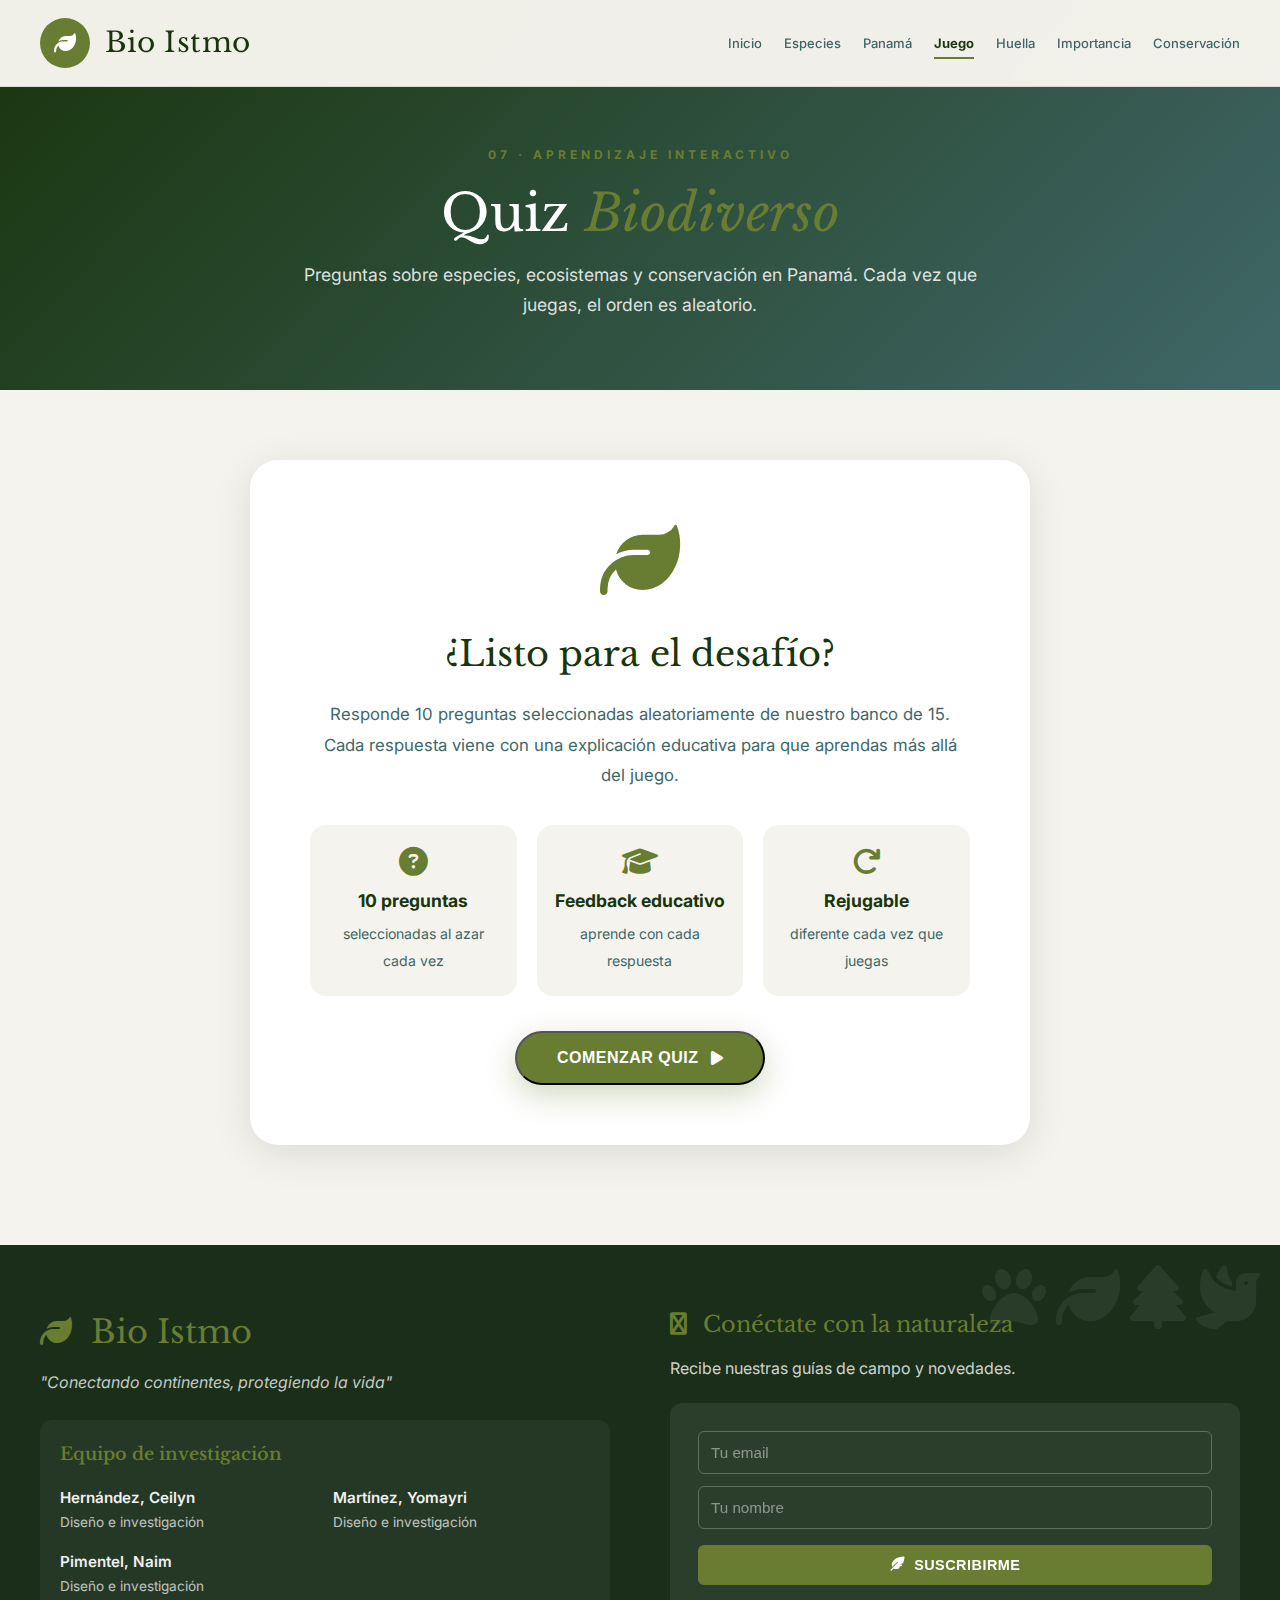
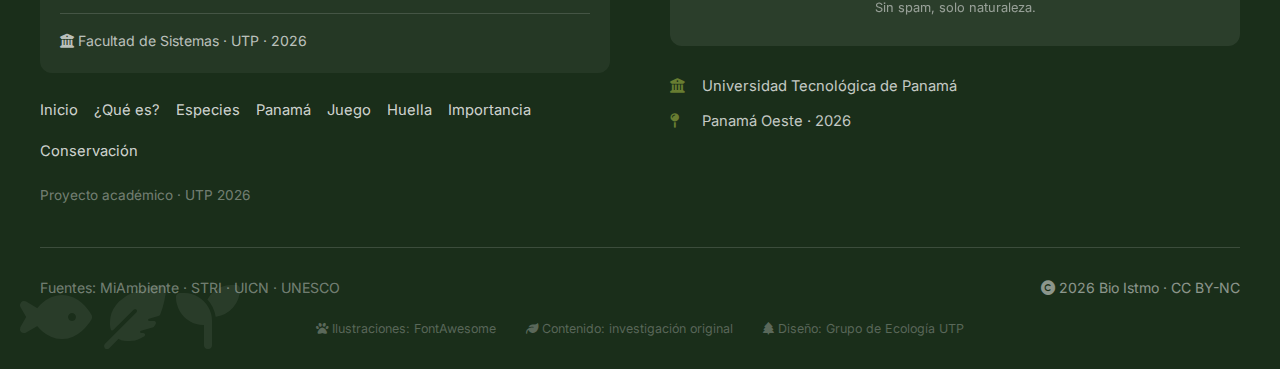
<file: juego.html>
<!DOCTYPE html>
<html lang="es">
<head>
    <meta charset="UTF-8">
    <meta name="viewport" content="width=device-width, initial-scale=1.0">
    <title>Bio Istmo | Quiz Biodiverso</title>
    <link href="https://fonts.googleapis.com/css2?family=Libre+Baskerville:ital,wght@0,400;0,700;1,400&family=Inter:wght@300;400;600;700&display=swap" rel="stylesheet">
    <link rel="stylesheet" href="https://cdnjs.cloudflare.com/ajax/libs/font-awesome/6.4.0/css/all.min.css">
    <link rel="stylesheet" href="css.css">
</head>
<body>

    <nav class="main-nav">
        <div class="container nav-container">
            <a href="index.html" class="logo">
                <div class="logo-icon"><i class="fas fa-leaf"></i></div>
                <span class="logo-text">Bio Istmo</span>
            </a>
            <button type="button" class="mobile-menu-btn" id="mobileMenuBtn" aria-label="Abrir menú de navegación" title="Abrir menú de navegación"><i class="fas fa-bars"></i></button>
            <div class="nav-menu" id="navMenu">
                <a href="index.html" class="nav-link">Inicio</a>
                <a href="especies.html" class="nav-link">Especies</a>
                <a href="panama.html" class="nav-link">Panamá</a>
                <a href="juego.html" class="nav-link active">Juego</a>
                <a href="huella.html" class="nav-link">Huella</a>
                <a href="importancia.html" class="nav-link">Importancia</a>
                <a href="conservacion.html" class="nav-link">Conservación</a>
            </div>
        </div>
    </nav>

        <div class="quiz-hero">
        <div class="quiz-hero-content">
            <span class="quiz-hero-tag">07 · Aprendizaje Interactivo</span>
            <h1>Quiz <em>Biodiverso</em></h1>
            <p>Preguntas sobre especies, ecosistemas y conservación en Panamá. Cada vez que juegas, el orden es aleatorio.</p>
        </div>
    </div>

        <section class="quiz-section">
        <div class="container">
            <div class="quiz-wrapper">

                                <div class="quiz-start" id="quizStart">
                    <i class="fas fa-leaf big-icon"></i>
                    <h2>¿Listo para el desafío?</h2>
                    <p>Responde 10 preguntas seleccionadas aleatoriamente de nuestro banco de 15. Cada respuesta viene con una explicación educativa para que aprendas más allá del juego.</p>
                    <div class="quiz-rules">
                        <div class="quiz-rule">
                            <i class="fas fa-question-circle"></i>
                            <strong>10 preguntas</strong>
                            <span>seleccionadas al azar cada vez</span>
                        </div>
                        <div class="quiz-rule">
                            <i class="fas fa-graduation-cap"></i>
                            <strong>Feedback educativo</strong>
                            <span>aprende con cada respuesta</span>
                        </div>
                        <div class="quiz-rule">
                            <i class="fas fa-redo"></i>
                            <strong>Rejugable</strong>
                            <span>diferente cada vez que juegas</span>
                        </div>
                    </div>
                    <button class="btn btn-primary" id="startBtn" style="font-size:1rem; padding: 16px 40px;">
                        Comenzar quiz <i class="fas fa-play"></i>
                    </button>
                </div>

                                <div class="quiz-progress" id="quizProgress" style="display:none;">
                    <div class="progress-info">
                        <span id="progressText">Pregunta 1 de 10</span>
                        <span class="score-badge"><i class="fas fa-star"></i> <span id="scoreLive">0</span> correctas</span>
                    </div>
                    <div class="progress-bar-track">
                        <div class="progress-bar-fill" id="progressBar" style="width:0%"></div>
                    </div>
                </div>

                                <div class="quiz-card" id="quizCard">
                    <div class="question-category" id="questionCategory">Especies</div>
                    <p class="question-text" id="questionText">Cargando...</p>
                    <div class="options-grid" id="optionsGrid"></div>
                    <div class="feedback-box" id="feedbackBox">
                        <i id="feedbackIcon"></i>
                        <p id="feedbackText"></p>
                    </div>
                    <div class="quiz-controls">
                        <button class="btn-next" id="nextBtn" disabled>
                            Siguiente <i class="fas fa-arrow-right"></i>
                        </button>
                    </div>
                </div>

                                <div class="quiz-result" id="quizResult">
                    <div class="result-icon" id="resultIcon"><i class="fas fa-leaf"></i></div>
                    <div class="result-score-display" id="resultScore">0<span>/10</span></div>
                    <h3 class="result-label" id="resultLabel">¡Buen intento!</h3>
                    <p class="result-message" id="resultMessage"></p>
                    <div class="result-breakdown">
                        <div class="breakdown-item correct-bd">
                            <span class="num" id="bdCorrect">0</span>
                            <span>Correctas</span>
                        </div>
                        <div class="breakdown-item incorrect-bd">
                            <span class="num" id="bdIncorrect">0</span>
                            <span>Incorrectas</span>
                        </div>
                        <div class="breakdown-item pct-bd">
                            <span class="num" id="bdPct">0%</span>
                            <span>Acierto</span>
                        </div>
                    </div>
                    <div class="result-buttons">
                        <button class="btn-restart" id="restartBtn">
                            <i class="fas fa-redo"></i> Jugar de nuevo
                        </button>
                        <a href="conservacion.html" class="btn btn-secondary" style="color: var(--phthalo-green); border-color: var(--space-sparkle);">
                            Aprende más <i class="fas fa-arrow-right"></i>
                        </a>
                    </div>
                </div>

            </div>
        </div>
    </section>

    <footer class="site-footer">
        <div class="footer-bg-icons footer-bg-icons--top">
            <i class="fas fa-paw"></i><i class="fas fa-leaf"></i><i class="fas fa-tree"></i><i class="fas fa-dove"></i>
        </div>
        <div class="footer-bg-icons footer-bg-icons--bottom">
            <i class="fas fa-fish"></i><i class="fas fa-feather-alt"></i><i class="fas fa-seedling"></i>
        </div>

        <div class="container footer-container">
            <div class="footer-grid">

                <!-- Columna izquierda -->
                <div class="footer-col">
                    <h3 class="footer-brand">
                        <i class="fas fa-leaf"></i> Bio Istmo
                    </h3>
                    <p class="footer-tagline">"Conectando continentes, protegiendo la vida"</p>

                    <div class="footer-team">
                        <h4 class="footer-team-title">Equipo de investigación</h4>
                        <div class="footer-team-grid">
                            <div>
                                <p class="footer-team-name">Hernández, Ceilyn</p>
                                <p class="footer-team-role">Diseño e investigación</p>
                            </div>
                            <div>
                                <p class="footer-team-name">Martínez, Yomayri</p>
                                <p class="footer-team-role">Diseño e investigación</p>
                            </div>
                            <div>
                                <p class="footer-team-name">Pimentel, Naim</p>
                                <p class="footer-team-role">Diseño e investigación</p>
                            </div>
                        </div>
                        <p class="footer-team-uni">
                            <i class="fas fa-university"></i> Facultad de Sistemas · UTP · 2026
                        </p>
                    </div>

                    <nav class="footer-nav">
                        <a href="index.html">Inicio</a>
                        <a href="biodiversidad.html">¿Qué es?</a>
                        <a href="especies.html">Especies</a>
                        <a href="panama.html">Panamá</a>
                        <a href="juego.html">Juego</a>
                        <a href="huella.html">Huella</a>
                        <a href="importancia.html">Importancia</a>
                        <a href="conservacion.html">Conservación</a>
                    </nav>

                    <p class="footer-academic">Proyecto académico · UTP 2026</p>
                </div>

                <!-- Columna derecha -->
                <div class="footer-col">
                    <h3 class="footer-newsletter-title">
                        <i class="fas fa-pagelines"></i> Conéctate con la naturaleza
                    </h3>
                    <p class="footer-newsletter-desc">Recibe nuestras guías de campo y novedades.</p>

                    <div class="footer-newsletter-box">
                        <div class="footer-newsletter-inputs">
                            <input type="email" placeholder="Tu email" class="footer-input">
                            <input type="text" placeholder="Tu nombre" class="footer-input">
                        </div>
                        <button class="footer-subscribe-btn">
                            <i class="fas fa-feather-alt"></i> SUSCRIBIRME
                        </button>
                        <p class="footer-no-spam">Sin spam, solo naturaleza.</p>
                    </div>

                    <div class="footer-contact">
                        <p><i class="fas fa-university"></i> Universidad Tecnológica de Panamá</p>
                        <p><i class="fas fa-map-pin"></i> Panamá Oeste · 2026</p>
                    </div>
                </div>

            </div>

            <div class="footer-bottom">
                <span class="footer-sources">Fuentes: MiAmbiente · STRI · UICN · UNESCO</span>
                <span class="footer-copy"><i class="fas fa-copyright"></i> 2026 Bio Istmo · CC BY-NC</span>
            </div>

            <div class="footer-credits">
                <span><i class="fas fa-paw"></i> Ilustraciones: FontAwesome</span>
                <span><i class="fas fa-leaf"></i> Contenido: investigación original</span>
                <span><i class="fas fa-tree"></i> Diseño: Grupo de Ecología UTP</span>
            </div>
        </div>
    </footer>

    <script src="js.js"></script>
    <script>
    // ============================================================
    //  BANCO DE PREGUNTAS — 30 en total, se eligen 10 al azar
    // ============================================================
    const ALL_QUESTIONS = [
        {
            category: "Especies emblemáticas",
            question: "¿Cuál es el ave nacional de Panamá?",
            options: ["Quetzal resplandeciente", "Águila Harpía", "Guacamaya Roja", "Tucán del Chocó"],
            correct: 1,
            explanation: "El <strong>Águila Harpía</strong> (<em>Harpia harpyja</em>) es el ave nacional de Panamá. Es el águila más grande y poderosa del mundo, con garras tan grandes como las de un oso. Habita los bosques del Darién y está en peligro por la deforestación."
        },
        {
            category: "Especies en peligro",
            question: "La Rana Dorada (<em>Atelopus zeteki</em>) es endémica de Panamá. ¿Cuál es su estado de conservación según la UICN?",
            options: ["Vulnerable", "En peligro", "En peligro crítico", "Extinta en estado silvestre"],
            correct: 2,
            explanation: "La Rana Dorada está clasificada como <strong>En peligro crítico (CR)</strong> por la UICN. El hongo quitridio (<em>Batrachochytrium dendrobatidis</em>) la eliminó prácticamente de su hábitat silvestre. Actualmente sobrevive solo en cautiverio en centros como el EVACC en El Valle de Antón."
        },
        {
            category: "Cifras de biodiversidad",
            question: "¿Cuántas especies de aves han sido registradas en Panamá?",
            options: ["Alrededor de 550", "Alrededor de 750", "Alrededor de 978", "Más de 1,200"],
            correct: 2,
            explanation: "Panamá tiene registradas <strong>978 especies de aves</strong>, más que Estados Unidos y Canadá juntos, a pesar de ser un país mucho más pequeño. Esto lo convierte en uno de los destinos de aviturismo más importantes del mundo."
        },
        {
            category: "Áreas protegidas",
            question: "¿Cuál de estos parques nacionales panameños es Patrimonio Mundial de la UNESCO?",
            options: ["Parque Nacional Soberanía", "Parque Nacional Darién", "Parque Nacional Chagres", "Parque Nacional Camino de Cruces"],
            correct: 1,
            explanation: "El <strong>Parque Nacional Darién</strong> fue declarado Patrimonio de la Humanidad por la UNESCO en 1981. Es el parque nacional más grande de Centroamérica (576,000 ha) y alberga una biodiversidad extraordinaria, además de comunidades indígenas Emberá y Wounaan."
        },
        {
            category: "Geografía y biodiversidad",
            question: "¿Qué porcentaje aproximado del territorio panameño está bajo algún tipo de protección ambiental?",
            options: ["15%", "30%", "45%", "60%"],
            correct: 1,
            explanation: "Panamá protege aproximadamente el <strong>30% de su territorio</strong>, uno de los porcentajes más altos de América Latina. Esto incluye parques nacionales, reservas de biosfera, áreas marinas protegidas y sitios RAMSAR."
        },
        {
            category: "Ecosistemas",
            question: "¿Qué evento geológico explica principalmente la extraordinaria biodiversidad de Panamá?",
            options: ["La formación del Canal de Panamá", "El Gran Intercambio Americano", "La deriva continental africana", "La glaciación del Pleistoceno"],
            correct: 1,
            explanation: "El <strong>Gran Intercambio Americano</strong>, ocurrido hace ~3 millones de años cuando el istmo conectó Norte y Sudamérica, permitió la migración masiva de fauna entre los dos continentes. Panamá heredó especies de ambos, lo que explica su excepcional diversidad."
        },
        {
            category: "Amenazas",
            question: "¿Cuál es el principal factor de pérdida de biodiversidad en Panamá?",
            options: ["Caza furtiva", "Contaminación del agua", "Pérdida y fragmentación de hábitat", "Especies invasoras"],
            correct: 2,
            explanation: "La <strong>pérdida y fragmentación de hábitat</strong>, principalmente por deforestación para ganadería y agricultura, es la mayor amenaza para la biodiversidad en Panamá. Se estima que el país ha perdido el 50% de su cobertura forestal original. La fragmentación aísla poblaciones y reduce la viabilidad genética de las especies."
        },
        {
            category: "Ecosistemas marinos",
            question: "El Parque Nacional Coiba posee el segundo sistema arrecifal más grande del Pacífico americano. ¿En qué provincia está ubicado?",
            options: ["Chiriquí", "Bocas del Toro", "Veraguas", "Los Santos"],
            correct: 2,
            explanation: "El Parque Nacional Coiba está en la provincia de <strong>Veraguas</strong>, en el Pacífico panameño. Declarado Patrimonio Mundial UNESCO en 2005, sus aguas protegen más de 760 especies de peces, tiburones ballena y tortugas marinas. El aislamiento histórico de la isla permitió la evolución de especies endémicas."
        },
        {
            category: "Instituciones",
            question: "¿Qué institución científica, con sede en Panamá desde 1923, es referencia mundial en investigación de biodiversidad tropical?",
            options: ["Universidad de Panamá", "IDIAP", "STRI (Smithsonian)", "MiAmbiente"],
            correct: 2,
            explanation: "El <strong>STRI (Smithsonian Tropical Research Institute)</strong> tiene su sede principal en Ciudad de Panamá. Con estaciones en Barro Colorado Island, Bocas del Toro y otros sitios, es uno de los institutos de investigación biológica más importantes del planeta y ha producido miles de publicaciones científicas sobre biodiversidad panameña."
        },
        {
            category: "Pueblos indígenas",
            question: "¿Cuál es el pueblo indígena más numeroso de Panamá, con territorio que abarca áreas de alta biodiversidad?",
            options: ["Pueblo Guna", "Pueblo Ngäbe-Buglé", "Pueblo Emberá", "Pueblo Naso"],
            correct: 1,
            explanation: "El pueblo <strong>Ngäbe-Buglé</strong> es el más numeroso de Panamá. Su comarca abarca zonas de Chiriquí, Bocas del Toro y Veraguas, con bosques, ríos y costas de altísima biodiversidad. Los estudios científicos confirman que las tierras bajo gestión indígena tienen menores tasas de deforestación que muchas áreas protegidas formales."
        },
        {
            category: "Anfibios",
            question: "¿Qué hongo patógeno ha causado la extinción de más de 60 especies de anfibios en Panamá?",
            options: ["Aspergillus fumigatus", "Batrachochytrium dendrobatidis", "Fusarium oxysporum", "Candida auris"],
            correct: 1,
            explanation: "<em><strong>Batrachochytrium dendrobatidis</strong></em>, el hongo quitridio, es responsable de la mayor pérdida de biodiversidad de vertebrados en la historia documentada. En Panamá eliminó más de 60 especies de anfibios desde los años 80. Investigadores del STRI estudian las pocas poblaciones con resistencia genética al hongo como clave para la recuperación."
        },
        {
            category: "Servicios ecosistémicos",
            question: "El funcionamiento del Canal de Panamá depende directamente de la conservación de los bosques de su cuenca hidrográfica. ¿Por qué?",
            options: ["Porque los árboles producen el oxígeno necesario para los trabajadores", "Porque los bosques regulan el agua que alimenta el lago Gatún y las esclusas", "Porque las raíces evitan que el canal se llene de tierra", "Porque los bosques reducen los huracanes que dañarían las esclusas"],
            correct: 1,
            explanation: "Los bosques de la Cuenca del Canal actúan como esponjas: absorben la lluvia y la liberan gradualmente, manteniendo el caudal del Lago Gatún, que es el reservorio de agua que mueve las esclusas. Sin esos bosques, el canal no tendría suficiente agua para operar en verano. La Autoridad del Canal de Panamá (ACP) invierte millones en conservar esos bosques."
        },
        {
            category: "Mamíferos",
            question: "¿Cuál de estos mamíferos es endémico de la Isla de Coiba?",
            options: ["Tapir centroamericano", "Mono tití de Geoffroy", "Coatí de Coiba", "Venado de cola blanca"],
            correct: 2,
            explanation: "El <strong>Coatí de Coiba</strong> (<em>Nasua narica coibensis</em>) es una subespecie endémica de la Isla de Coiba. El aislamiento histórico de la isla, que fue prisión hasta 2004, permitió la evolución de distintas subespecies de fauna. También existe el colaespina de Coiba, un ave endémica de la misma isla."
        },
        {
            category: "Cifras de biodiversidad",
            question: "Con apenas el 0.008% de la superficie terrestre, ¿qué porcentaje de todas las especies conocidas del planeta alberga Panamá?",
            options: ["Menos del 0.5%", "Alrededor del 1%", "Alrededor del 3%", "Más del 5%"],
            correct: 2,
            explanation: "Panamá alberga aproximadamente el <strong>3% de todas las especies conocidas</strong> del planeta en menos del 0.008% de la superficie terrestre. Esta densidad extraordinaria de biodiversidad se explica por su posición geográfica como puente entre continentes, la presencia de dos océanos y la variedad de ecosistemas en un espacio muy reducido."
        },
        {
            category: "Conservación",
            question: "¿Qué es el 'Pago por Servicios Ambientales' (PSA) en Panamá?",
            options: ["Un impuesto que pagan las empresas contaminantes", "Una compensación económica a propietarios que conservan bosques en sus tierras", "Un subsidio del Estado para comprar productos orgánicos", "Una multa por talar árboles sin permiso"],
            correct: 1,
            explanation: "El <strong>Programa de Pago por Servicios Ambientales (PSA)</strong> compensa económicamente a propietarios privados que mantienen bosques en sus tierras o reforestan áreas degradadas. Reconoce que los bosques proveen servicios (agua limpia, carbono capturado, biodiversidad) que benefician a toda la sociedad, no solo al dueño del terreno. Es una herramienta clave de conservación en Panamá."
        }
,
        {
            category: "Flora panameña",
            question: "¿Cuál es la flor nacional de Panamá?",
            options: ["Orquídea Espíritu Santo", "Heliconia de Wagner", "Rosa de Monte", "Flor de Canela"],
            correct: 0,
            explanation: "La <strong>Orquídea Espíritu Santo</strong> (<em>Peristeria elata</em>) es la flor nacional de Panamá. Su nombre viene de la figura que forma su interior, que asemeja una paloma. Está en peligro de extinción por la sobrecolecta y la pérdida de hábitat."
        },
        {
            category: "Ecosistemas marinos",
            question: "¿Cuántas especies de tortugas marinas visitan las costas de Panamá?",
            options: ["2 especies", "4 especies", "5 especies", "7 especies"],
            correct: 2,
            explanation: "Las costas panameñas son visitadas por <strong>5 de las 7 especies de tortugas marinas</strong> del planeta: la baula, la carey, la verde, la caguama y la lora. Bocas del Toro y las playas del Caribe son sitios de anidación críticos, especialmente para la tortuga baula, la más grande del mundo."
        },
        {
            category: "Geografía y biodiversidad",
            question: "¿Qué hace única a la región del Darién en términos de conectividad terrestre?",
            options: ["Es la única selva de América Central", "Es el único punto de la carretera Panamericana sin conexión terrestre", "Tiene la mayor altitud de Panamá", "Es la única zona sin carreteras de toda América"],
            correct: 1,
            explanation: "El <strong>Tapón del Darién</strong> es el único tramo interrumpido de la Carretera Panamericana, que va desde Alaska hasta Argentina. Esta discontinuidad ha preservado uno de los ecosistemas más ricos del mundo y actúa como barrera natural contra enfermedades del ganado. Mide aproximadamente 160 km de selva casi intransitable."
        },
        {
            category: "Cifras de biodiversidad",
            question: "¿Cuántas especies de mamíferos se han registrado en Panamá?",
            options: ["Más de 50", "Más de 100", "Más de 220", "Más de 400"],
            correct: 2,
            explanation: "Panamá alberga <strong>más de 220 especies de mamíferos</strong>, incluyendo grandes felinos como el jaguar y el puma, 5 especies de felinos en total, tapires, manatíes, delfines, ballenas y una enorme diversidad de murciélagos. Los murciélagos solos representan más de 100 de esas especies."
        },
        {
            category: "Ecosistemas",
            question: "¿Cuál es el ecosistema de manglar más grande de Panamá?",
            options: ["Golfo de Chiriquí", "Golfo de Montijo", "Bahía de Panamá", "Bocas del Toro"],
            correct: 1,
            explanation: "El <strong>Golfo de Montijo</strong>, en la provincia de Veraguas, alberga el mayor sistema de manglares de Panamá y es un Sitio RAMSAR (humedal de importancia internacional). Sus manglares son criadero de peces y camarones, protegen la costa de tormentas y capturan grandes cantidades de carbono."
        },
        {
            category: "Conservación",
            question: "El Corredor Biológico Mesoamericano conecta áreas protegidas desde México hasta Panamá. ¿Cuál es su función principal?",
            options: ["Permitir el turismo ecológico continuo", "Facilitar el movimiento de fauna entre fragmentos de bosque", "Establecer una zona libre de actividad humana", "Conectar aeropuertos internacionales"],
            correct: 1,
            explanation: "El <strong>Corredor Biológico Mesoamericano</strong> facilita el movimiento de fauna silvestre entre fragmentos de bosque aislados, evitando la endogamia y permitiendo la recolonización de hábitats recuperados. Panamá juega un rol crucial como eslabón final del corredor, conectando Centroamérica con Sudamérica."
        },
        {
            category: "Anfibios",
            question: "¿Cuántas especies de anfibios existen en Panamá?",
            options: ["Alrededor de 50", "Alrededor de 100", "Más de 185", "Más de 300"],
            correct: 2,
            explanation: "Panamá tiene registradas <strong>más de 185 especies de anfibios</strong>, la mayoría ranas. Es uno de los países con mayor densidad de anfibios por área en el mundo. Sin embargo, también ha sufrido una de las mayores pérdidas: más de 60 especies han desaparecido o colapsado desde los años 80 debido al hongo quitridio."
        },
        {
            category: "Pueblos indígenas",
            question: "¿Qué pueblo indígena panameño habita en archipiélagos del Caribe y es conocido por su intrincada medicina tradicional basada en plantas?",
            options: ["Emberá", "Naso", "Guna", "Bri-Bri"],
            correct: 2,
            explanation: "El pueblo <strong>Guna (Kuna)</strong>, que habita el archipiélago de Guna Yala, posee un profundo conocimiento etnobotánico de las plantas medicinales del Caribe panameño. Sus <em>neles</em> (curanderos espirituales) mantienen una tradición de uso medicinal de más de 600 plantas documentadas. La comarca de Guna Yala es también modelo de autonomía indígena."
        },
        {
            category: "Amenazas",
            question: "¿Qué porcentaje de los arrecifes de coral del Caribe panameño han sido afectados por el blanqueamiento debido al cambio climático?",
            options: ["Menos del 10%", "Alrededor del 25%", "Más del 50%", "Casi el 90%"],
            correct: 2,
            explanation: "Estudios del STRI indican que <strong>más del 50% de los arrecifes</strong> del Caribe panameño han experimentado blanqueamiento significativo. El aumento de la temperatura del mar, la acidificación oceánica y la contaminación costera son los principales factores. Los arrecifes de Bocas del Toro han sido especialmente afectados, aunque también muestran signos de recuperación en zonas protegidas."
        },
        {
            category: "Servicios ecosistémicos",
            question: "¿Cuánta agua dulce genera la Cuenca Hidrográfica del Canal de Panamá anualmente para abastecer a la población?",
            options: ["Abastece solo al Canal, no a ciudades", "Abastece a cerca de 2 millones de personas", "Abastece solo al interior del país", "Genera agua pero se exporta"],
            correct: 1,
            explanation: "La Cuenca Hidrográfica del Canal no solo mueve las esclusas: también abastece de agua potable a <strong>cerca de 2 millones de personas</strong>, principalmente en la Ciudad de Panamá y Colón. Esto hace que la conservación de sus bosques sea literalmente vital para la población urbana más grande del país."
        },
        {
            category: "Mamíferos",
            question: "¿Cuántas especies de felinos habitan en Panamá?",
            options: ["2 especies", "3 especies", "5 especies", "7 especies"],
            correct: 2,
            explanation: "Panamá alberga las <strong>5 especies de felinos</strong> que existen en Centroamérica: jaguar, puma, ocelote, margay y tigrillo. Esta riqueza de carnívoros de tope indica ecosistemas saludables. El jaguar, el mayor de todos, necesita grandes extensiones de bosque continuo y es considerado especie paraguas en la conservación."
        },
        {
            category: "Áreas protegidas",
            question: "¿Cuál es el área marina protegida más grande de Panamá?",
            options: ["Parque Nacional Coiba", "Área Marina Protegida Coiba", "Reserva Marina de Hannibal", "Parque Internacional La Amistad"],
            correct: 1,
            explanation: "El <strong>Área Marina Protegida de Coiba</strong> es la mayor AMP de Panamá y una de las más importantes del Pacífico oriental tropical. Con más de 430,000 hectáreas, protege arrecifes de coral, tiburones ballena, mantarrayas, delfines y ballenas jorobadas. Fue declarada Patrimonio Mundial UNESCO en 2005."
        },
        {
            category: "Ecosistemas",
            question: "¿Qué característica diferencia al bosque nuboso de Boquete de otros tipos de bosque panameño?",
            options: ["Es el único bosque seco del país", "Está permanentemente cubierto de niebla por encima de los 1,500 metros", "Solo existe en zonas costeras", "Es el bosque con mayor número de mamíferos"],
            correct: 1,
            explanation: "Los <strong>bosques nubosos de Boquete</strong> (provincia de Chiriquí) se caracterizan por estar permanentemente envueltos en niebla y nubes a partir de los 1,500 metros de altitud. Esta humedad constante favorece una extraordinaria diversidad de epífitas, bromelias, orquídeas y musgos. Es también el hábitat del Quetzal Resplandeciente, uno de los pájaros más buscados por avituristas."
        },
        {
            category: "Instituciones",
            question: "¿Qué organismo gubernamental panameño es el responsable principal de gestionar y proteger las áreas silvestres protegidas?",
            options: ["Autoridad del Canal de Panamá (ACP)", "Ministerio de Ambiente (MiAmbiente)", "Smithsonian Tropical Research Institute (STRI)", "Instituto Nacional de Recursos Naturales Renovables (INRENARE)"],
            correct: 1,
            explanation: "El <strong>Ministerio de Ambiente (MiAmbiente)</strong>, creado en 2015, es la entidad estatal encargada de formular y ejecutar la política ambiental en Panamá, incluyendo la administración del Sistema Nacional de Áreas Protegidas (SINAP). Antes existía como ANAM (Autoridad Nacional del Ambiente). El INRENARE fue su predecesor histórico."
        },
        {
            category: "Cifras de biodiversidad",
            question: "¿Cuántas especies de plantas vasculares se estima que existen en Panamá?",
            options: ["Alrededor de 3,000", "Alrededor de 6,000", "Más de 10,000", "Más de 20,000"],
            correct: 2,
            explanation: "Panamá alberga <strong>más de 10,000 especies de plantas vasculares</strong>, cifra que supera a la de toda Europa. Muchas de estas especies son endémicas o raras. Esta diversidad botánica se debe a la posición del istmo como zona de encuentro entre las floras del norte y del sur, combinada con la variedad de ecosistemas y altitudes presentes en el país."
        }
    ];

    const QUESTIONS_PER_GAME = 10;
    const letters = ['A', 'B', 'C', 'D'];

    let gameQuestions = [];
    let currentIndex = 0;
    let score = 0;
    let answered = false;

    // Elementos del DOM
    const startScreen  = document.getElementById('quizStart');
    const progressEl   = document.getElementById('quizProgress');
    const cardEl       = document.getElementById('quizCard');
    const resultEl     = document.getElementById('quizResult');
    const progressText = document.getElementById('progressText');
    const progressBar  = document.getElementById('progressBar');
    const scoreLive    = document.getElementById('scoreLive');
    const catEl        = document.getElementById('questionCategory');
    const questionEl   = document.getElementById('questionText');
    const optionsEl    = document.getElementById('optionsGrid');
    const feedbackEl   = document.getElementById('feedbackBox');
    const feedbackIcon = document.getElementById('feedbackIcon');
    const feedbackText = document.getElementById('feedbackText');
    const nextBtn      = document.getElementById('nextBtn');

    function shuffle(arr) {
        return [...arr].sort(() => Math.random() - 0.5);
    }

    function startGame() {
        gameQuestions = shuffle(ALL_QUESTIONS).slice(0, QUESTIONS_PER_GAME);
        currentIndex = 0;
        score = 0;
        scoreLive.textContent = '0';
        startScreen.style.display = 'none';
        resultEl.classList.remove('show');
        progressEl.style.display = 'block';
        cardEl.classList.add('active');
        loadQuestion();
        // Scroll suave al inicio del área de juego
        setTimeout(() => {
            progressEl.scrollIntoView({ behavior: 'smooth', block: 'start' });
        }, 50);
    }

    function loadQuestion() {
        answered = false;
        nextBtn.disabled = true;
        feedbackEl.className = 'feedback-box';

        const q = gameQuestions[currentIndex];
        const total = QUESTIONS_PER_GAME;
        const pct = (currentIndex / total) * 100;

        progressText.textContent = `Pregunta ${currentIndex + 1} de ${total}`;
        progressBar.style.width = pct + '%';

        catEl.textContent = q.category;
        questionEl.innerHTML = q.question;
        optionsEl.innerHTML = '';

        const indices = shuffle([0, 1, 2, 3]);
        indices.forEach((origIdx, newIdx) => {
            const btn = document.createElement('button');
            btn.className = 'option-btn';
            btn.dataset.orig = origIdx;
            btn.innerHTML = `<span class="option-letter">${letters[newIdx]}</span>${q.options[origIdx]}`;
            btn.addEventListener('click', () => selectOption(btn, origIdx, q));
            optionsEl.appendChild(btn);
        });
    }

    function selectOption(clickedBtn, origIdx, q) {
        if (answered) return;
        answered = true;

        const allBtns = optionsEl.querySelectorAll('.option-btn');
        allBtns.forEach(btn => {
            btn.disabled = true;
            const o = parseInt(btn.dataset.orig);
            if (o === q.correct) btn.classList.add(o === origIdx ? 'correct' : 'reveal-correct');
        });

        const isCorrect = origIdx === q.correct;
        if (isCorrect) {
            clickedBtn.classList.add('correct');
            score++;
            scoreLive.textContent = score;
        } else {
            clickedBtn.classList.add('incorrect');
        }

        feedbackEl.className = 'feedback-box show ' + (isCorrect ? 'correct-fb' : 'incorrect-fb');
        feedbackIcon.className = isCorrect ? 'fas fa-check-circle' : 'fas fa-times-circle';
        feedbackText.innerHTML = `<strong>${isCorrect ? '¡Correcto!' : 'Incorrecto'}</strong> ${q.explanation}`;

        nextBtn.disabled = false;
    }

    function nextQuestion() {
        currentIndex++;
        if (currentIndex >= QUESTIONS_PER_GAME) {
            showResult();
        } else {
            loadQuestion();
            setTimeout(() => {
                progressEl.scrollIntoView({ behavior: 'smooth', block: 'start' });
            }, 50);
        }
    }

    function showResult() {
        progressBar.style.width = '100%';
        cardEl.classList.remove('active');

        const pct = Math.round((score / QUESTIONS_PER_GAME) * 100);
        document.getElementById('resultScore').innerHTML = `${score}<span>/${QUESTIONS_PER_GAME}</span>`;
        document.getElementById('bdCorrect').textContent = score;
        document.getElementById('bdIncorrect').textContent = QUESTIONS_PER_GAME - score;
        document.getElementById('bdPct').textContent = pct + '%';

        let iconClass, label, msg;
        if (pct === 100) {
            iconClass = 'fas fa-trophy';
            label = '¡Perfecto! Eres un experto';
            msg = 'Dominas la biodiversidad panameña. Comparte tu conocimiento con otros y ayuda a crear conciencia ambiental.';
        } else if (pct >= 80) {
            iconClass = 'fas fa-leaf';
            label = '¡Excelente resultado!';
            msg = 'Tienes un conocimiento sólido sobre la biodiversidad de Panamá. Sigue explorando la web para completar lo que te faltó.';
        } else if (pct >= 60) {
            iconClass = 'fas fa-dove';
            label = 'Buen intento';
            msg = 'Vas bien encaminado. Te recomendamos explorar las secciones de Especies y Panamá Megadiverso para reforzar lo que aprendiste hoy.';
        } else {
            iconClass = 'fas fa-seedling';
            label = 'Sigue aprendiendo';
            msg = 'Cada juego es una oportunidad de aprender. Explora el sitio y vuelve a intentarlo — la biodiversidad panameña tiene mucho que contarte.';
        }

        document.getElementById('resultIcon').innerHTML = `<i class="${iconClass}"></i>`;
        document.getElementById('resultLabel').textContent = label;
        document.getElementById('resultMessage').textContent = msg;
        resultEl.classList.add('show');
    }

    document.getElementById('startBtn').addEventListener('click', startGame);
    nextBtn.addEventListener('click', nextQuestion);
    document.getElementById('restartBtn').addEventListener('click', () => {
        resultEl.classList.remove('show');
        progressEl.style.display = 'none';
        startScreen.style.display = 'block';
    });
    </script>
</body>
</html>
</file>
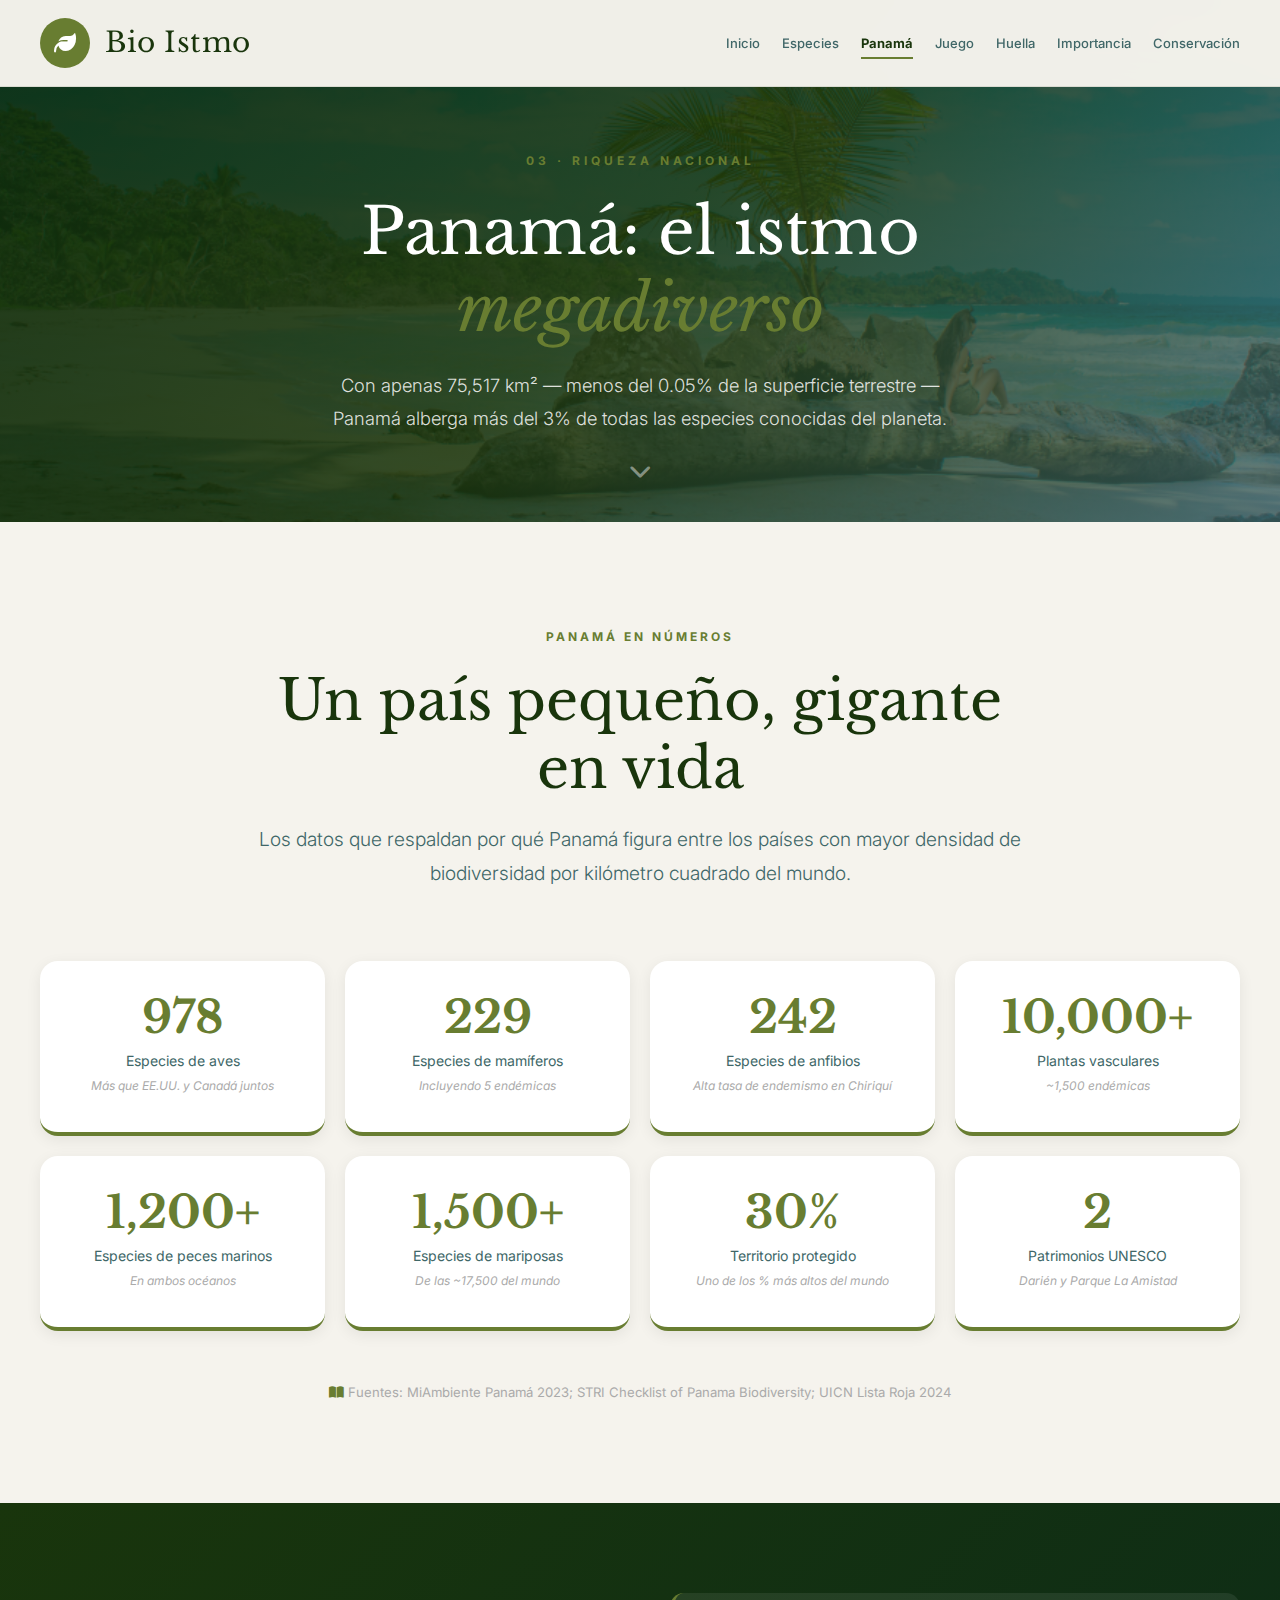
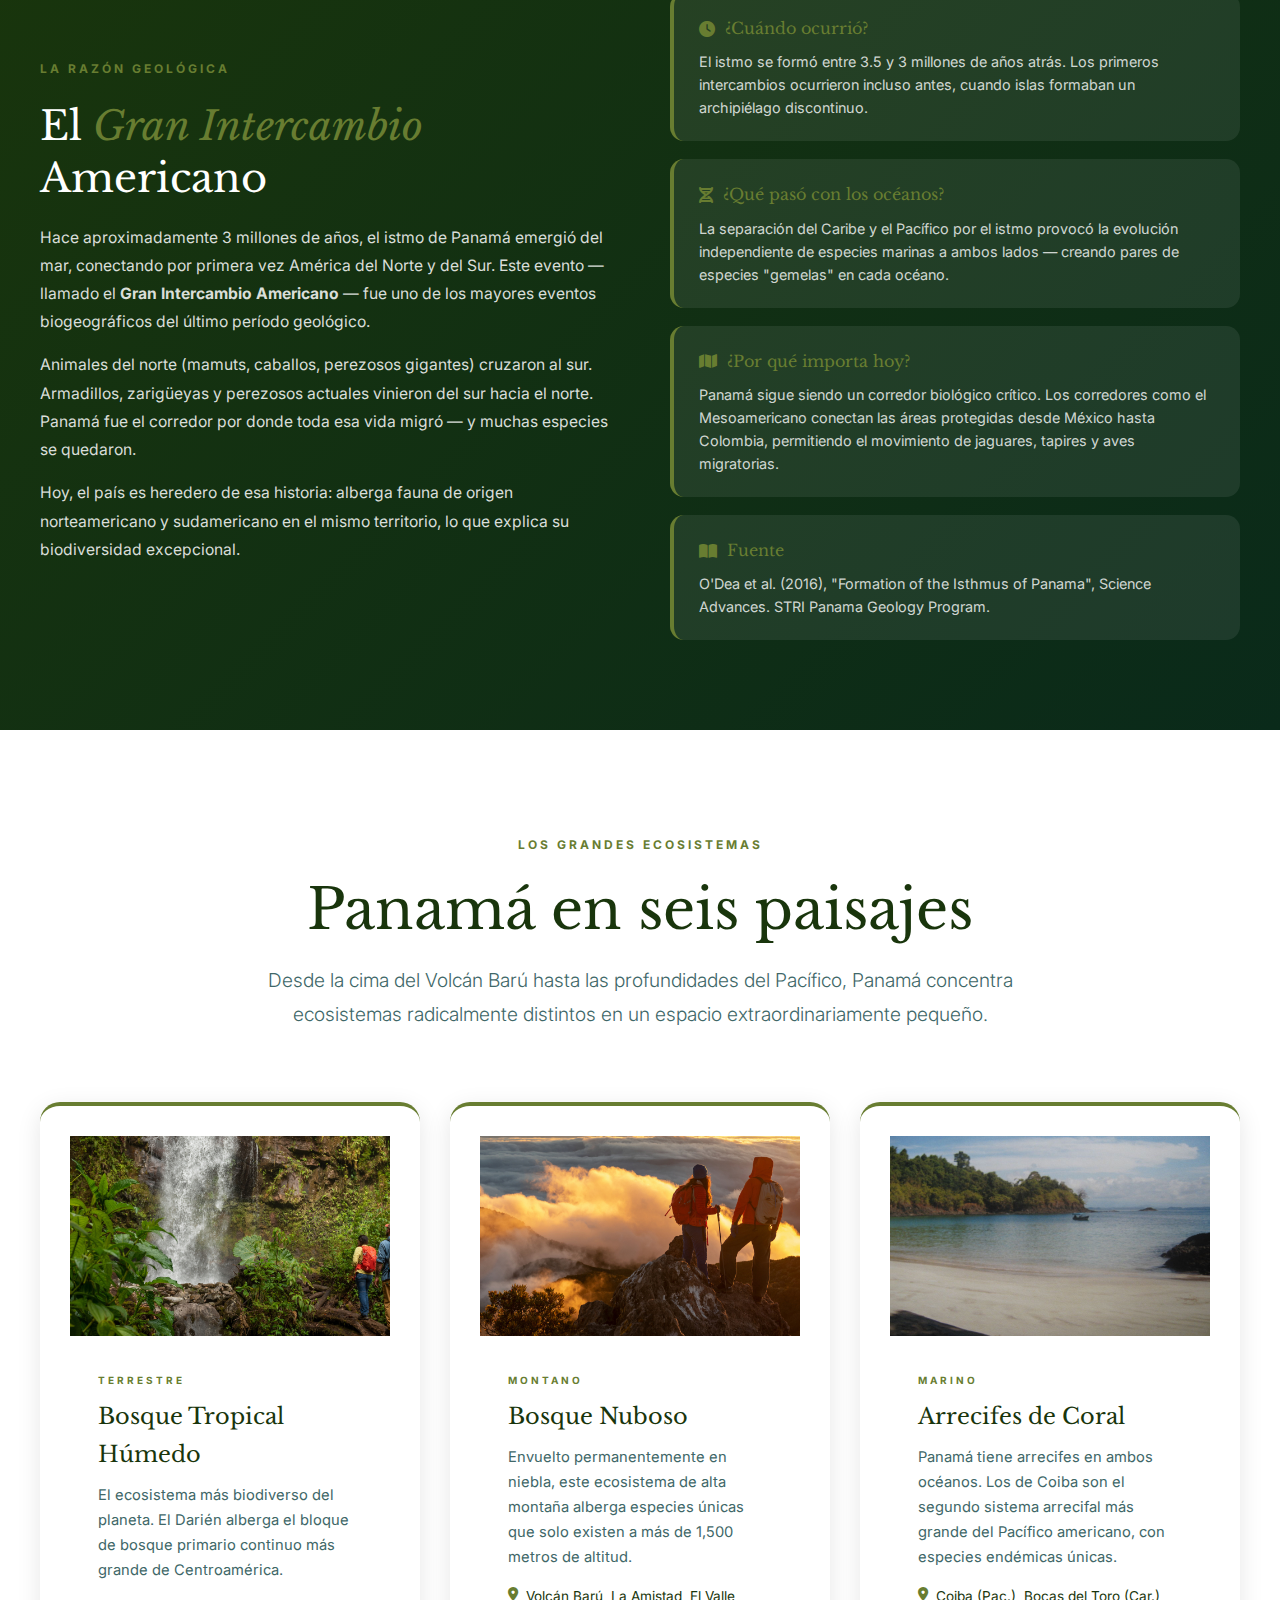
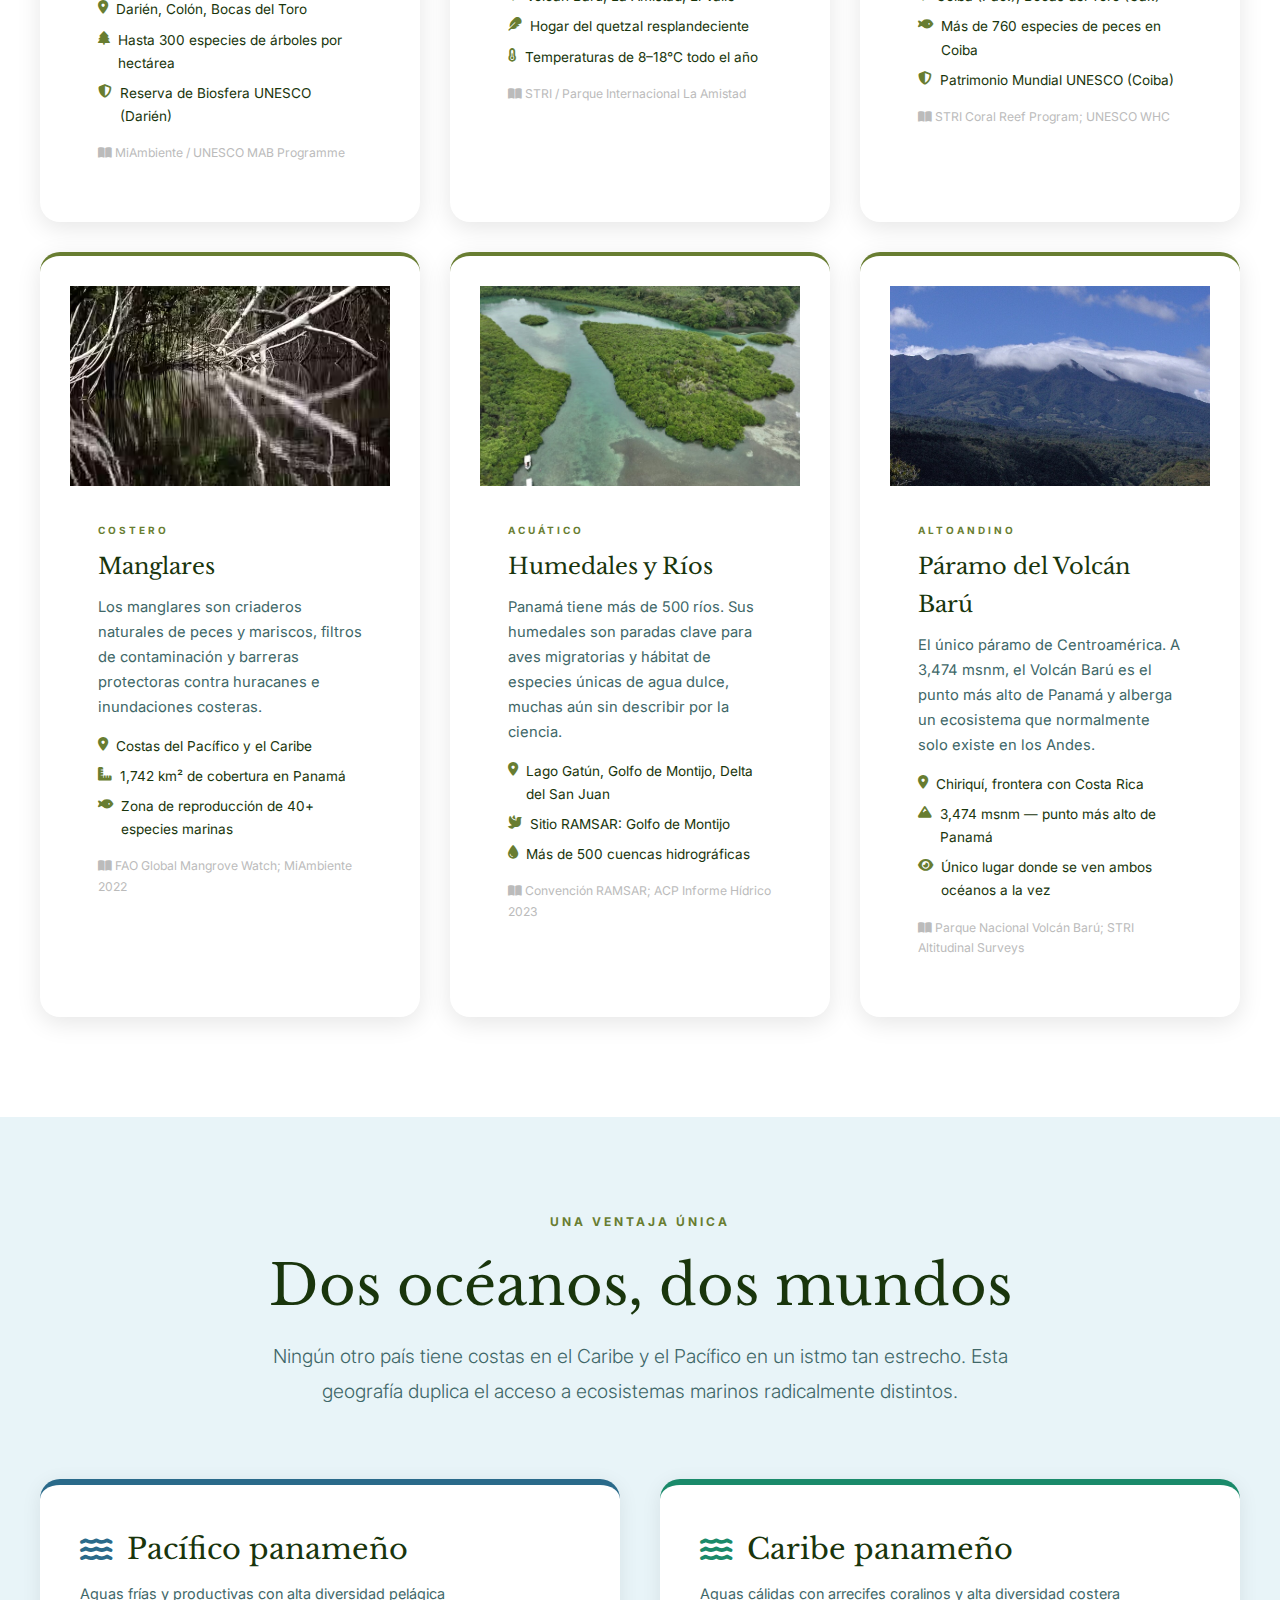
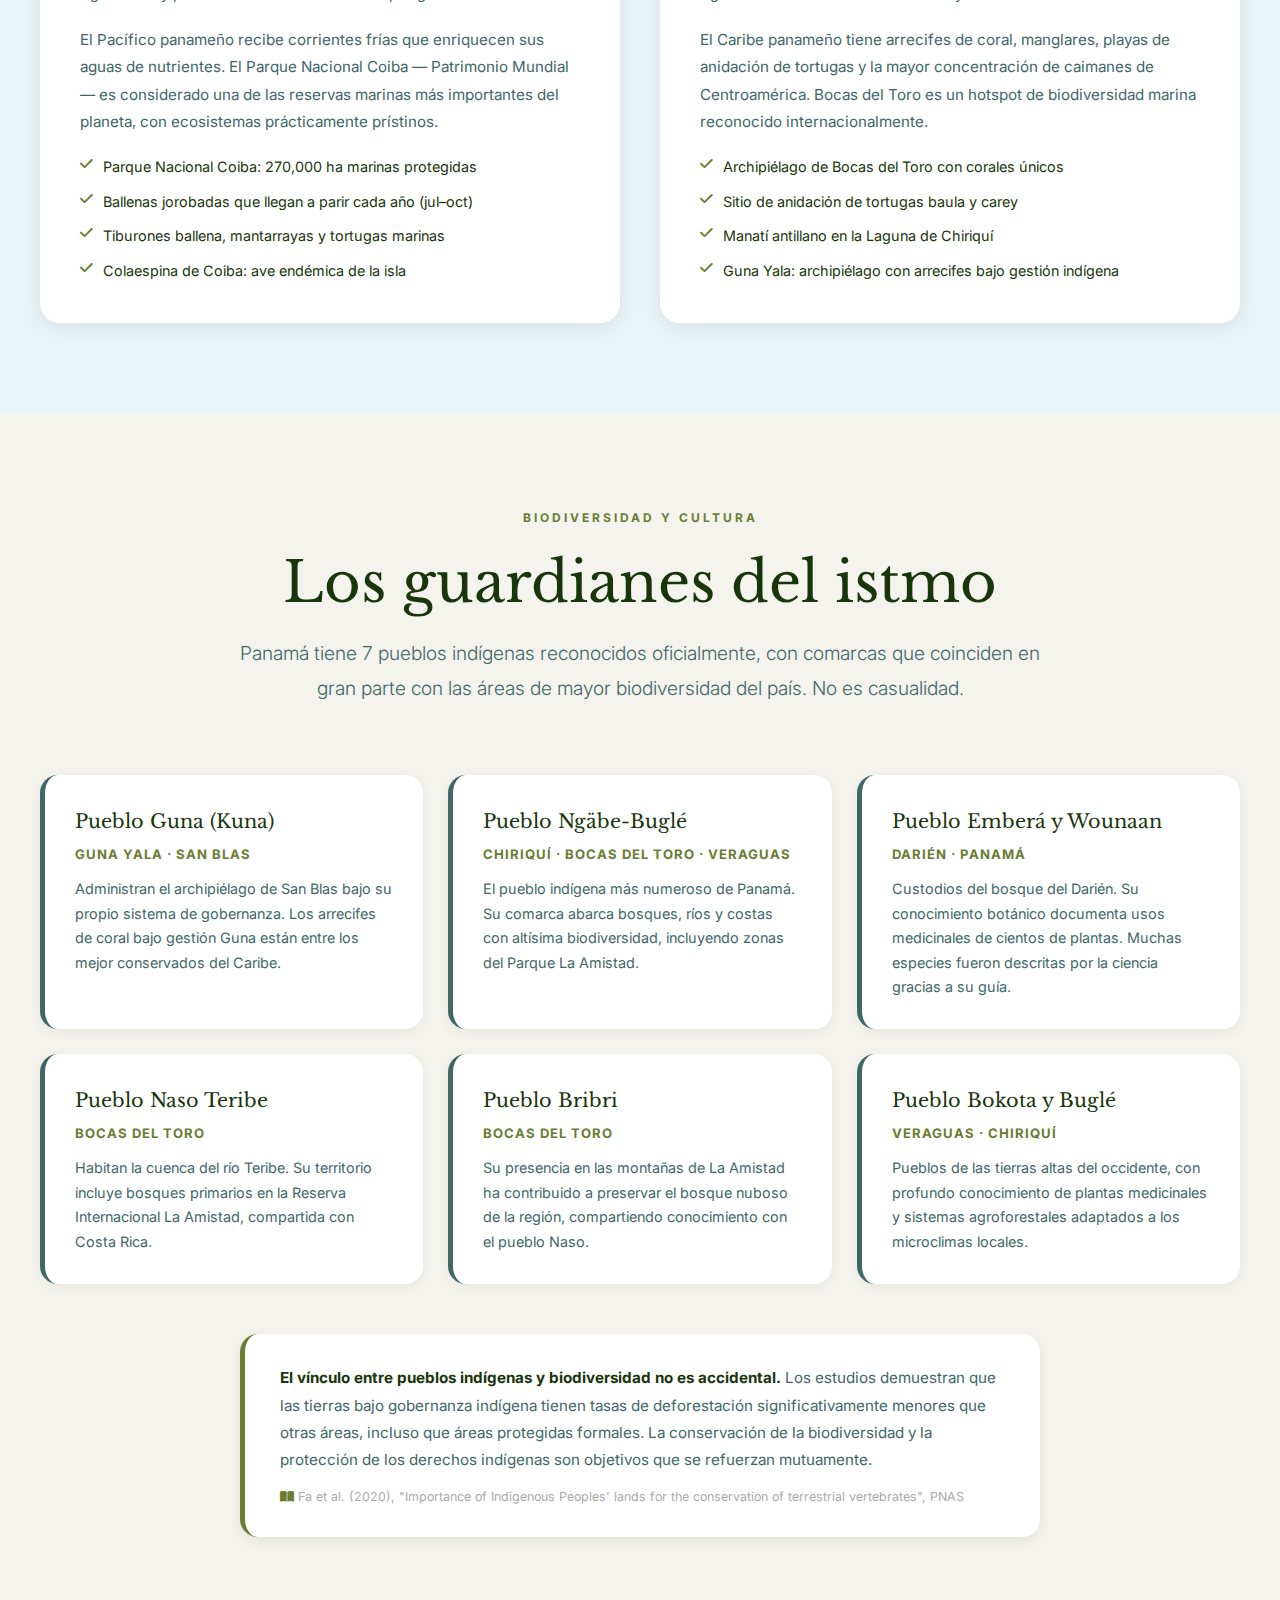
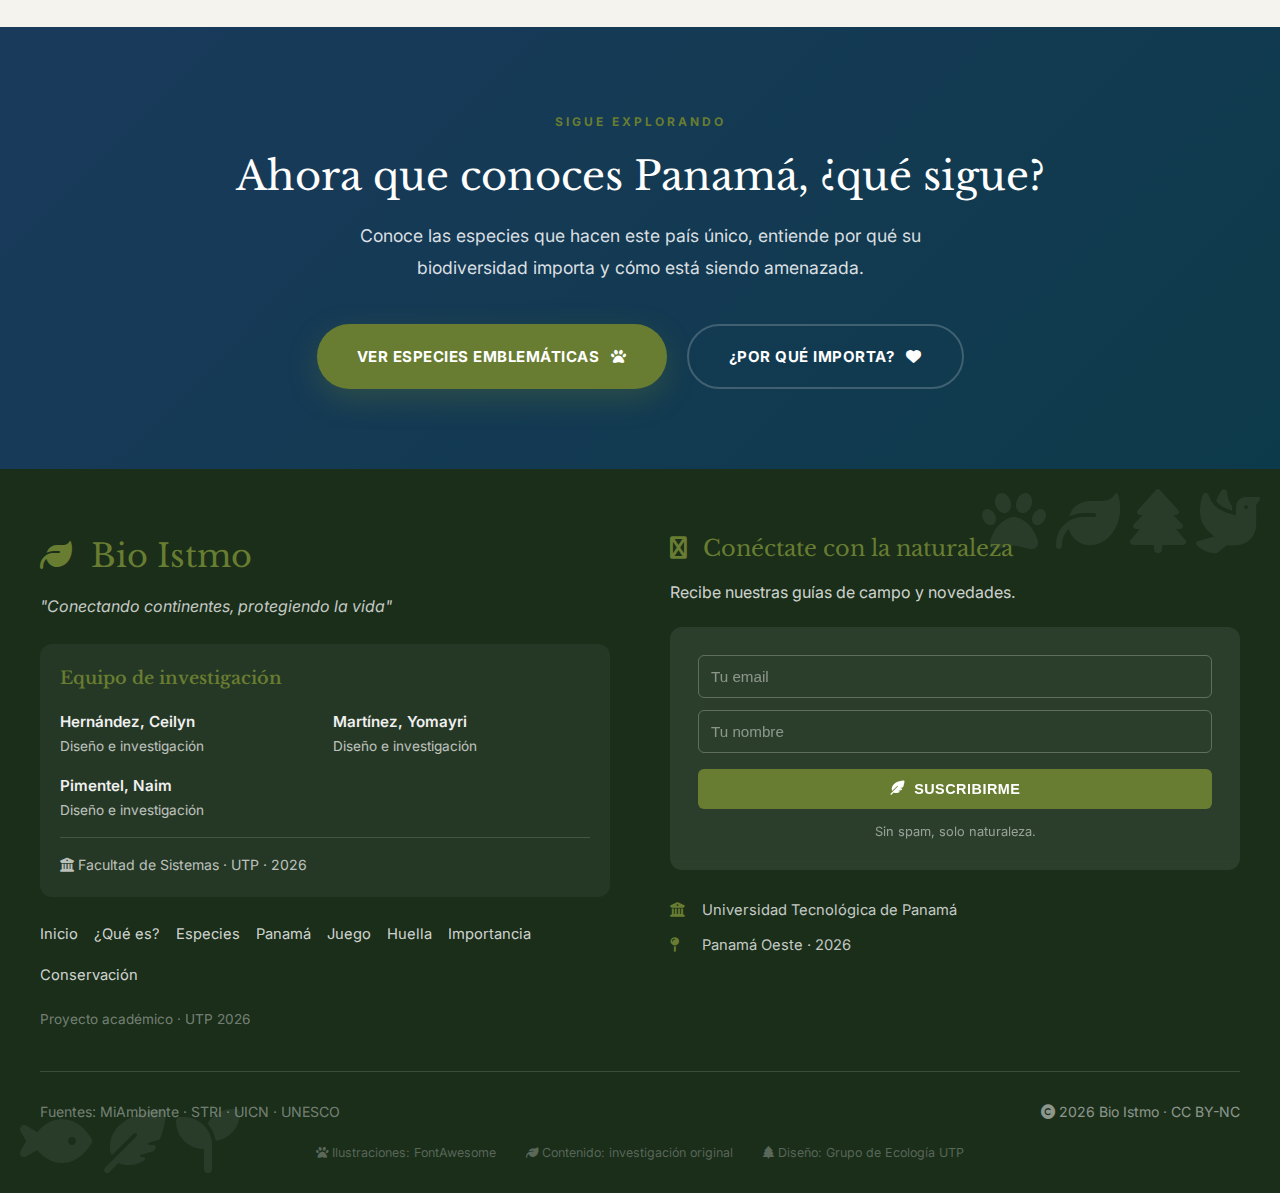
<file: panama.html>
<!DOCTYPE html>
<html lang="es">
<head>
    <meta charset="UTF-8">
    <meta name="viewport" content="width=device-width, initial-scale=1.0">
    <title>Bio Istmo | Panamá Megadiverso</title>
    <link href="https://fonts.googleapis.com/css2?family=Libre+Baskerville:ital,wght@0,400;0,700;1,400&family=Inter:wght@300;400;600;700&display=swap" rel="stylesheet">
    <link rel="stylesheet" href="https://cdnjs.cloudflare.com/ajax/libs/font-awesome/6.4.0/css/all.min.css">
    <link rel="stylesheet" href="css.css">
</head>
<body>

    <nav class="main-nav">
        <div class="container nav-container">
            <a href="index.html" class="logo">
                <div class="logo-icon"><i class="fas fa-leaf"></i></div>
                <span class="logo-text">Bio Istmo</span>
            </a>
            <button type="button" class="mobile-menu-btn" id="mobileMenuBtn" aria-label="Abrir menú de navegación" title="Abrir menú de navegación"><i class="fas fa-bars"></i></button>
            <div class="nav-menu" id="navMenu">
                <a href="index.html" class="nav-link">Inicio</a>
                <a href="especies.html" class="nav-link">Especies</a>
                <a href="panama.html" class="nav-link active">Panamá</a>
                <a href="juego.html" class="nav-link">Juego</a>
                <a href="huella.html" class="nav-link">Huella</a>
                <a href="importancia.html" class="nav-link">Importancia</a>
                <a href="conservacion.html" class="nav-link">Conservación</a>
            </div>
        </div>
    </nav>

        <section class="page-hero" style="background: linear-gradient(135deg, rgba(10,42,10,0.92) 0%, rgba(25,53,12,0.85) 50%, rgba(64,103,104,0.75) 100%), url('fotos/fon.jpg') center/cover;">
        <div class="page-hero-content">
            <span class="page-hero-tag">03 · Riqueza Nacional</span>
            <h1>Panamá: el istmo<br><em>megadiverso</em></h1>
            <p>Con apenas 75,517 km² — menos del 0.05% de la superficie terrestre — Panamá alberga más del 3% de todas las especies conocidas del planeta.</p>
        </div>
        <div class="hero-scroll"><i class="fas fa-chevron-down"></i></div>
    </section>

        <section class="section" style="background: var(--cream);">
        <div class="container">
            <div class="section-header">
                <span class="section-tag">Panamá en números</span>
                <h2 class="section-title">Un país pequeño, gigante en vida</h2>
                <p class="section-subtitle">Los datos que respaldan por qué Panamá figura entre los países con mayor densidad de biodiversidad por kilómetro cuadrado del mundo.</p>
            </div>
            <div class="mega-stats">
                <div class="mega-stat">
                    <span class="stat-number">978</span>
                    <span class="stat-label">Especies de aves</span>
                    <span class="stat-context">Más que EE.UU. y Canadá juntos</span>
                </div>
                <div class="mega-stat">
                    <span class="stat-number">229</span>
                    <span class="stat-label">Especies de mamíferos</span>
                    <span class="stat-context">Incluyendo 5 endémicas</span>
                </div>
                <div class="mega-stat">
                    <span class="stat-number">242</span>
                    <span class="stat-label">Especies de anfibios</span>
                    <span class="stat-context">Alta tasa de endemismo en Chiriquí</span>
                </div>
                <div class="mega-stat">
                    <span class="stat-number">10,000+</span>
                    <span class="stat-label">Plantas vasculares</span>
                    <span class="stat-context">~1,500 endémicas</span>
                </div>
                <div class="mega-stat">
                    <span class="stat-number">1,200+</span>
                    <span class="stat-label">Especies de peces marinos</span>
                    <span class="stat-context">En ambos océanos</span>
                </div>
                <div class="mega-stat">
                    <span class="stat-number">1,500+</span>
                    <span class="stat-label">Especies de mariposas</span>
                    <span class="stat-context">De las ~17,500 del mundo</span>
                </div>
                <div class="mega-stat">
                    <span class="stat-number">30%</span>
                    <span class="stat-label">Territorio protegido</span>
                    <span class="stat-context">Uno de los % más altos del mundo</span>
                </div>
                <div class="mega-stat">
                    <span class="stat-number">2</span>
                    <span class="stat-label">Patrimonios UNESCO</span>
                    <span class="stat-context">Darién y Parque La Amistad</span>
                </div>
            </div>
            <p style="text-align:center; font-size:0.82rem; color:#aaa;">
                <i class="fas fa-book-open" style="color: var(--mustard-green);"></i> Fuentes: MiAmbiente Panamá 2023; STRI Checklist of Panama Biodiversity; UICN Lista Roja 2024
            </p>
        </div>
    </section>

        <section class="bridge-section">
        <div class="container">
            <div class="bridge-content">
                <div class="bridge-text">
                    <span class="section-tag" style="color: var(--mustard-green);">La razón geológica</span>
                    <h2>El <em>Gran Intercambio</em><br>Americano</h2>
                    <p>Hace aproximadamente 3 millones de años, el istmo de Panamá emergió del mar, conectando por primera vez América del Norte y del Sur. Este evento — llamado el <strong>Gran Intercambio Americano</strong> — fue uno de los mayores eventos biogeográficos del último período geológico.</p>
                    <p>Animales del norte (mamuts, caballos, perezosos gigantes) cruzaron al sur. Armadillos, zarigüeyas y perezosos actuales vinieron del sur hacia el norte. Panamá fue el corredor por donde toda esa vida migró — y muchas especies se quedaron.</p>
                    <p>Hoy, el país es heredero de esa historia: alberga fauna de origen norteamericano y sudamericano en el mismo territorio, lo que explica su biodiversidad excepcional.</p>
                </div>
                <div class="bridge-facts">
                    <div class="bridge-fact">
                        <h4><i class="fas fa-clock"></i> ¿Cuándo ocurrió?</h4>
                        <p>El istmo se formó entre 3.5 y 3 millones de años atrás. Los primeros intercambios ocurrieron incluso antes, cuando islas formaban un archipiélago discontinuo.</p>
                    </div>
                    <div class="bridge-fact">
                        <h4><i class="fas fa-dna"></i> ¿Qué pasó con los océanos?</h4>
                        <p>La separación del Caribe y el Pacífico por el istmo provocó la evolución independiente de especies marinas a ambos lados — creando pares de especies "gemelas" en cada océano.</p>
                    </div>
                    <div class="bridge-fact">
                        <h4><i class="fas fa-map"></i> ¿Por qué importa hoy?</h4>
                        <p>Panamá sigue siendo un corredor biológico crítico. Los corredores como el Mesoamericano conectan las áreas protegidas desde México hasta Colombia, permitiendo el movimiento de jaguares, tapires y aves migratorias.</p>
                    </div>
                    <div class="bridge-fact">
                        <h4><i class="fas fa-book-open"></i> Fuente</h4>
                        <p>O'Dea et al. (2016), "Formation of the Isthmus of Panama", Science Advances. STRI Panama Geology Program.</p>
                    </div>
                </div>
            </div>
        </div>
    </section>

        <section class="section" style="background: white;">
        <div class="container">
            <div class="section-header">
                <span class="section-tag">Los grandes ecosistemas</span>
                <h2 class="section-title">Panamá en seis paisajes</h2>
                <p class="section-subtitle">Desde la cima del Volcán Barú hasta las profundidades del Pacífico, Panamá concentra ecosistemas radicalmente distintos en un espacio extraordinariamente pequeño.</p>
            </div>
            <div class="ecosystems-grid">
                <div class="ecosystem-card">
                    <img src="fotos/boshu.jpg" alt="Bosque tropical húmedo" class="ecosystem-img">
                    <div class="ecosystem-body">
                        <span class="ecosystem-tag">Terrestre</span>
                        <h3 class="ecosystem-name">Bosque Tropical Húmedo</h3>
                        <p class="ecosystem-desc">El ecosistema más biodiverso del planeta. El Darién alberga el bloque de bosque primario continuo más grande de Centroamérica.</p>
                        <div class="ecosystem-details">
                            <div class="ecosystem-detail"><i class="fas fa-map-marker-alt"></i> Darién, Colón, Bocas del Toro</div>
                            <div class="ecosystem-detail"><i class="fas fa-tree"></i> Hasta 300 especies de árboles por hectárea</div>
                            <div class="ecosystem-detail"><i class="fas fa-shield-alt"></i> Reserva de Biosfera UNESCO (Darién)</div>
                        </div>
                        <p class="ecosystem-source"><i class="fas fa-book-open"></i> MiAmbiente / UNESCO MAB Programme</p>
                    </div>
                </div>

                <div class="ecosystem-card">
                    <img src="fotos/bosqnu.jpg" alt="Bosque nuboso" class="ecosystem-img">
                    <div class="ecosystem-body">
                        <span class="ecosystem-tag">Montano</span>
                        <h3 class="ecosystem-name">Bosque Nuboso</h3>
                        <p class="ecosystem-desc">Envuelto permanentemente en niebla, este ecosistema de alta montaña alberga especies únicas que solo existen a más de 1,500 metros de altitud.</p>
                        <div class="ecosystem-details">
                            <div class="ecosystem-detail"><i class="fas fa-map-marker-alt"></i> Volcán Barú, La Amistad, El Valle</div>
                            <div class="ecosystem-detail"><i class="fas fa-feather"></i> Hogar del quetzal resplandeciente</div>
                            <div class="ecosystem-detail"><i class="fas fa-thermometer-half"></i> Temperaturas de 8–18°C todo el año</div>
                        </div>
                        <p class="ecosystem-source"><i class="fas fa-book-open"></i> STRI / Parque Internacional La Amistad</p>
                    </div>
                </div>

                <div class="ecosystem-card">
                    <img src="fotos/arre.jpg" alt="Arrecife de coral" class="ecosystem-img">
                    <div class="ecosystem-body">
                        <span class="ecosystem-tag">Marino</span>
                        <h3 class="ecosystem-name">Arrecifes de Coral</h3>
                        <p class="ecosystem-desc">Panamá tiene arrecifes en ambos océanos. Los de Coiba son el segundo sistema arrecifal más grande del Pacífico americano, con especies endémicas únicas.</p>
                        <div class="ecosystem-details">
                            <div class="ecosystem-detail"><i class="fas fa-map-marker-alt"></i> Coiba (Pac.), Bocas del Toro (Car.)</div>
                            <div class="ecosystem-detail"><i class="fas fa-fish"></i> Más de 760 especies de peces en Coiba</div>
                            <div class="ecosystem-detail"><i class="fas fa-shield-alt"></i> Patrimonio Mundial UNESCO (Coiba)</div>
                        </div>
                        <p class="ecosystem-source"><i class="fas fa-book-open"></i> STRI Coral Reef Program; UNESCO WHC</p>
                    </div>
                </div>

                <div class="ecosystem-card">
                    <img src="fotos/mang.avif" alt="Manglar" class="ecosystem-img">
                    <div class="ecosystem-body">
                        <span class="ecosystem-tag">Costero</span>
                        <h3 class="ecosystem-name">Manglares</h3>
                        <p class="ecosystem-desc">Los manglares son criaderos naturales de peces y mariscos, filtros de contaminación y barreras protectoras contra huracanes e inundaciones costeras.</p>
                        <div class="ecosystem-details">
                            <div class="ecosystem-detail"><i class="fas fa-map-marker-alt"></i> Costas del Pacífico y el Caribe</div>
                            <div class="ecosystem-detail"><i class="fas fa-ruler-combined"></i> 1,742 km² de cobertura en Panamá</div>
                            <div class="ecosystem-detail"><i class="fas fa-fish"></i> Zona de reproducción de 40+ especies marinas</div>
                        </div>
                        <p class="ecosystem-source"><i class="fas fa-book-open"></i> FAO Global Mangrove Watch; MiAmbiente 2022</p>
                    </div>
                </div>

                <div class="ecosystem-card">
                    <img src="fotos/hume.jpg" alt="Humedales" class="ecosystem-img">
                    <div class="ecosystem-body">
                        <span class="ecosystem-tag">Acuático</span>
                        <h3 class="ecosystem-name">Humedales y Ríos</h3>
                        <p class="ecosystem-desc">Panamá tiene más de 500 ríos. Sus humedales son paradas clave para aves migratorias y hábitat de especies únicas de agua dulce, muchas aún sin describir por la ciencia.</p>
                        <div class="ecosystem-details">
                            <div class="ecosystem-detail"><i class="fas fa-map-marker-alt"></i> Lago Gatún, Golfo de Montijo, Delta del San Juan</div>
                            <div class="ecosystem-detail"><i class="fas fa-dove"></i> Sitio RAMSAR: Golfo de Montijo</div>
                            <div class="ecosystem-detail"><i class="fas fa-tint"></i> Más de 500 cuencas hidrográficas</div>
                        </div>
                        <p class="ecosystem-source"><i class="fas fa-book-open"></i> Convención RAMSAR; ACP Informe Hídrico 2023</p>
                    </div>
                </div>

                <div class="ecosystem-card">
                    <img src="fotos/volc.jpg" alt="Volcán Barú" class="ecosystem-img">
                    <div class="ecosystem-body">
                        <span class="ecosystem-tag">Altoandino</span>
                        <h3 class="ecosystem-name">Páramo del Volcán Barú</h3>
                        <p class="ecosystem-desc">El único páramo de Centroamérica. A 3,474 msnm, el Volcán Barú es el punto más alto de Panamá y alberga un ecosistema que normalmente solo existe en los Andes.</p>
                        <div class="ecosystem-details">
                            <div class="ecosystem-detail"><i class="fas fa-map-marker-alt"></i> Chiriquí, frontera con Costa Rica</div>
                            <div class="ecosystem-detail"><i class="fas fa-mountain"></i> 3,474 msnm — punto más alto de Panamá</div>
                            <div class="ecosystem-detail"><i class="fas fa-eye"></i> Único lugar donde se ven ambos océanos a la vez</div>
                        </div>
                        <p class="ecosystem-source"><i class="fas fa-book-open"></i> Parque Nacional Volcán Barú; STRI Altitudinal Surveys</p>
                    </div>
                </div>
            </div>
        </div>
    </section>

        <section class="oceans-section">
        <div class="container">
            <div class="section-header">
                <span class="section-tag">Una ventaja única</span>
                <h2 class="section-title">Dos océanos, dos mundos</h2>
                <p class="section-subtitle">Ningún otro país tiene costas en el Caribe y el Pacífico en un istmo tan estrecho. Esta geografía duplica el acceso a ecosistemas marinos radicalmente distintos.</p>
            </div>
            <div class="oceans-grid">
                <div class="ocean-card pacifico">
                    <h3 class="ocean-title"><i class="fas fa-water pac"></i> Pacífico panameño</h3>
                    <p class="ocean-subtitle">Aguas frías y productivas con alta diversidad pelágica</p>
                    <p class="ocean-desc">El Pacífico panameño recibe corrientes frías que enriquecen sus aguas de nutrientes. El Parque Nacional Coiba — Patrimonio Mundial — es considerado una de las reservas marinas más importantes del planeta, con ecosistemas prácticamente prístinos.</p>
                    <ul class="ocean-highlights">
                        <li><i class="fas fa-check"></i> Parque Nacional Coiba: 270,000 ha marinas protegidas</li>
                        <li><i class="fas fa-check"></i> Ballenas jorobadas que llegan a parir cada año (jul–oct)</li>
                        <li><i class="fas fa-check"></i> Tiburones ballena, mantarrayas y tortugas marinas</li>
                        <li><i class="fas fa-check"></i> Colaespina de Coiba: ave endémica de la isla</li>
                    </ul>
                </div>
                <div class="ocean-card caribe">
                    <h3 class="ocean-title"><i class="fas fa-water car"></i> Caribe panameño</h3>
                    <p class="ocean-subtitle">Aguas cálidas con arrecifes coralinos y alta diversidad costera</p>
                    <p class="ocean-desc">El Caribe panameño tiene arrecifes de coral, manglares, playas de anidación de tortugas y la mayor concentración de caimanes de Centroamérica. Bocas del Toro es un hotspot de biodiversidad marina reconocido internacionalmente.</p>
                    <ul class="ocean-highlights">
                        <li><i class="fas fa-check"></i> Archipiélago de Bocas del Toro con corales únicos</li>
                        <li><i class="fas fa-check"></i> Sitio de anidación de tortugas baula y carey</li>
                        <li><i class="fas fa-check"></i> Manatí antillano en la Laguna de Chiriquí</li>
                        <li><i class="fas fa-check"></i> Guna Yala: archipiélago con arrecifes bajo gestión indígena</li>
                    </ul>
                </div>
            </div>
        </div>
    </section>

        <section class="indigenous-section">
        <div class="container">
            <div class="section-header">
                <span class="section-tag">Biodiversidad y cultura</span>
                <h2 class="section-title">Los guardianes del istmo</h2>
                <p class="section-subtitle">Panamá tiene 7 pueblos indígenas reconocidos oficialmente, con comarcas que coinciden en gran parte con las áreas de mayor biodiversidad del país. No es casualidad.</p>
            </div>
            <div class="indigenous-grid">
                <div class="indigenous-card">
                    <h4>Pueblo Guna (Kuna)</h4>
                    <div class="region">Guna Yala · San Blas</div>
                    <p>Administran el archipiélago de San Blas bajo su propio sistema de gobernanza. Los arrecifes de coral bajo gestión Guna están entre los mejor conservados del Caribe.</p>
                </div>
                <div class="indigenous-card">
                    <h4>Pueblo Ngäbe-Buglé</h4>
                    <div class="region">Chiriquí · Bocas del Toro · Veraguas</div>
                    <p>El pueblo indígena más numeroso de Panamá. Su comarca abarca bosques, ríos y costas con altísima biodiversidad, incluyendo zonas del Parque La Amistad.</p>
                </div>
                <div class="indigenous-card">
                    <h4>Pueblo Emberá y Wounaan</h4>
                    <div class="region">Darién · Panamá</div>
                    <p>Custodios del bosque del Darién. Su conocimiento botánico documenta usos medicinales de cientos de plantas. Muchas especies fueron descritas por la ciencia gracias a su guía.</p>
                </div>
                <div class="indigenous-card">
                    <h4>Pueblo Naso Teribe</h4>
                    <div class="region">Bocas del Toro</div>
                    <p>Habitan la cuenca del río Teribe. Su territorio incluye bosques primarios en la Reserva Internacional La Amistad, compartida con Costa Rica.</p>
                </div>
                <div class="indigenous-card">
                    <h4>Pueblo Bribri</h4>
                    <div class="region">Bocas del Toro</div>
                    <p>Su presencia en las montañas de La Amistad ha contribuido a preservar el bosque nuboso de la región, compartiendo conocimiento con el pueblo Naso.</p>
                </div>
                <div class="indigenous-card">
                    <h4>Pueblo Bokota y Buglé</h4>
                    <div class="region">Veraguas · Chiriquí</div>
                    <p>Pueblos de las tierras altas del occidente, con profundo conocimiento de plantas medicinales y sistemas agroforestales adaptados a los microclimas locales.</p>
                </div>
            </div>
            <div style="max-width: 800px; margin: 50px auto 0; background: white; border-radius: 18px; padding: 30px 35px; border-left: 5px solid var(--mustard-green); box-shadow: 0 4px 15px rgba(0,0,0,0.07);">
                <p style="color: var(--space-sparkle); line-height: 1.8; margin: 0; font-size: 0.95rem;">
                    <strong style="color: var(--phthalo-green);">El vínculo entre pueblos indígenas y biodiversidad no es accidental.</strong> Los estudios demuestran que las tierras bajo gobernanza indígena tienen tasas de deforestación significativamente menores que otras áreas, incluso que áreas protegidas formales. La conservación de la biodiversidad y la protección de los derechos indígenas son objetivos que se refuerzan mutuamente.
                </p>
                <p style="margin-top: 12px; font-size: 0.78rem; color: #aaa; margin-bottom: 0;">
                    <i class="fas fa-book-open" style="color: var(--mustard-green);"></i> Fa et al. (2020), "Importance of Indigenous Peoples' lands for the conservation of terrestrial vertebrates", PNAS
                </p>
            </div>
        </div>
    </section>

        <section class="cta-section">
        <div class="container">
            <span class="section-tag">Sigue explorando</span>
            <h2 class="section-title">Ahora que conoces Panamá, ¿qué sigue?</h2>
            <p>Conoce las especies que hacen este país único, entiende por qué su biodiversidad importa y cómo está siendo amenazada.</p>
            <div class="cta-buttons">
                <a href="especies.html" class="btn btn-primary">Ver especies emblemáticas <i class="fas fa-paw"></i></a>
                <a href="importancia.html" class="btn btn-secondary">¿Por qué importa? <i class="fas fa-heart"></i></a>
            </div>
        </div>
    </section>

      <script src="js.js"></script>
    
    <footer class="site-footer">
        <div class="footer-bg-icons footer-bg-icons--top">
            <i class="fas fa-paw"></i><i class="fas fa-leaf"></i><i class="fas fa-tree"></i><i class="fas fa-dove"></i>
        </div>
        <div class="footer-bg-icons footer-bg-icons--bottom">
            <i class="fas fa-fish"></i><i class="fas fa-feather-alt"></i><i class="fas fa-seedling"></i>
        </div>

        <div class="container footer-container">
            <div class="footer-grid">

                <!-- Columna izquierda -->
                <div class="footer-col">
                    <h3 class="footer-brand">
                        <i class="fas fa-leaf"></i> Bio Istmo
                    </h3>
                    <p class="footer-tagline">"Conectando continentes, protegiendo la vida"</p>

                    <div class="footer-team">
                        <h4 class="footer-team-title">Equipo de investigación</h4>
                        <div class="footer-team-grid">
                            <div>
                                <p class="footer-team-name">Hernández, Ceilyn</p>
                                <p class="footer-team-role">Diseño e investigación</p>
                            </div>
                            <div>
                                <p class="footer-team-name">Martínez, Yomayri</p>
                                <p class="footer-team-role">Diseño e investigación</p>
                            </div>
                            <div>
                                <p class="footer-team-name">Pimentel, Naim</p>
                                <p class="footer-team-role">Diseño e investigación</p>
                            </div>
                        </div>
                        <p class="footer-team-uni">
                            <i class="fas fa-university"></i> Facultad de Sistemas · UTP · 2026
                        </p>
                    </div>

                    <nav class="footer-nav">
                        <a href="index.html">Inicio</a>
                        <a href="biodiversidad.html">¿Qué es?</a>
                        <a href="especies.html">Especies</a>
                        <a href="panama.html">Panamá</a>
                        <a href="juego.html">Juego</a>
                        <a href="huella.html">Huella</a>
                        <a href="importancia.html">Importancia</a>
                        <a href="conservacion.html">Conservación</a>
                    </nav>

                    <p class="footer-academic">Proyecto académico · UTP 2026</p>
                </div>

                <!-- Columna derecha -->
                <div class="footer-col">
                    <h3 class="footer-newsletter-title">
                        <i class="fas fa-pagelines"></i> Conéctate con la naturaleza
                    </h3>
                    <p class="footer-newsletter-desc">Recibe nuestras guías de campo y novedades.</p>

                    <div class="footer-newsletter-box">
                        <div class="footer-newsletter-inputs">
                            <input type="email" placeholder="Tu email" class="footer-input">
                            <input type="text" placeholder="Tu nombre" class="footer-input">
                        </div>
                        <button class="footer-subscribe-btn">
                            <i class="fas fa-feather-alt"></i> SUSCRIBIRME
                        </button>
                        <p class="footer-no-spam">Sin spam, solo naturaleza.</p>
                    </div>

                    <div class="footer-contact">
                        <p><i class="fas fa-university"></i> Universidad Tecnológica de Panamá</p>
                        <p><i class="fas fa-map-pin"></i> Panamá Oeste · 2026</p>
                    </div>
                </div>

            </div>

            <div class="footer-bottom">
                <span class="footer-sources">Fuentes: MiAmbiente · STRI · UICN · UNESCO</span>
                <span class="footer-copy"><i class="fas fa-copyright"></i> 2026 Bio Istmo · CC BY-NC</span>
            </div>

            <div class="footer-credits">
                <span><i class="fas fa-paw"></i> Ilustraciones: FontAwesome</span>
                <span><i class="fas fa-leaf"></i> Contenido: investigación original</span>
                <span><i class="fas fa-tree"></i> Diseño: Grupo de Ecología UTP</span>
            </div>
        </div>
    </footer>
</body>
</html>
</file>
<file: css.css>
:root {
    --phthalo-green: #19350C;
    --mustard-green: #687D31;
    --light-gray: #D5D3CC;
    --space-sparkle: #406768;
    --moonstone-blue: #6FA9BB;
    --cream: #F5F3ED;
    --white: #FFFFFF;
    --accent-coral: #E76F51;
    
    --font-serif: 'Libre Baskerville', serif;
    --font-sans: 'Inter', sans-serif;
    
    --border-radius: 24px;
    --card-radius: 20px;
    --section-spacing: 100px;
}

* {
    margin: 0;
    padding: 0;
    box-sizing: border-box;
}

html {
    scroll-behavior: smooth;
    scroll-padding-top: 100px;
}

body {
    font-family: var(--font-sans);
    background-color: var(--cream);
    color: var(--phthalo-green);
    line-height: 1.7;
    overflow-x: hidden;
}

h1, h2, h3, h4, h5 {
    font-family: var(--font-serif);
    font-weight: 400;
}

.container {
    width: 100%;
    max-width: 1400px;
    margin: 0 auto;
    padding: 0 40px;
}

.section {
    padding: var(--section-spacing) 0;
    position: relative;
}

.section-header {
    text-align: center;
    max-width: 800px;
    margin: 0 auto 70px;
}

.section-tag {
    display: inline-block;
    color: var(--mustard-green);
    font-size: 12px;
    letter-spacing: 3px;
    text-transform: uppercase;
    margin-bottom: 20px;
    font-weight: 700;
}

.section-title {
    font-size: 3.5rem;
    line-height: 1.2;
    margin-bottom: 20px;
    color: var(--phthalo-green);
}

.section-subtitle {
    font-size: 1.2rem;
    color: var(--space-sparkle);
    line-height: 1.8;
    font-weight: 300;
}

.main-nav {
    position: fixed;
    top: 0;
    left: 0;
    width: 100%;
    background: rgba(245, 243, 237, 0.98);
    backdrop-filter: blur(15px);
    border-bottom: 1px solid rgba(25, 53, 12, 0.1);
    z-index: 1000;
    padding: 18px 0;
}

.nav-container {
    display: flex;
    justify-content: space-between;
    align-items: center;
}

.logo {
    display: flex;
    align-items: center;
    gap: 15px;
    text-decoration: none;
}

.logo-icon {
    width: 50px;
    height: 50px;
    background: var(--mustard-green);
    border-radius: 50%;
    display: flex;
    align-items: center;
    justify-content: center;
    transition: all 0.3s ease;
}

.logo:hover .logo-icon {
    transform: rotate(90deg);
    background: var(--phthalo-green);
}

.logo-icon i {
    color: var(--white);
    font-size: 22px;
}

.logo-text {
    font-family: var(--font-serif);
    font-size: 28px;
    color: var(--phthalo-green);
    font-weight: 400;
    letter-spacing: 0.5px;
}

.nav-menu {
    display: flex;
    align-items: center;
    gap: 22px;
}

.nav-link {
    color: var(--space-sparkle);
    text-decoration: none;
    font-size: 13px;
    font-weight: 500;
    transition: color 0.3s;
    position: relative;
}

.nav-link::after {
    content: '';
    position: absolute;
    bottom: -5px;
    left: 0;
    width: 0;
    height: 2px;
    background: var(--mustard-green);
    transition: width 0.3s;
}

.nav-link:hover {
    color: var(--phthalo-green);
}

.nav-link:hover::after {
    width: 100%;
}

/* .nav-cta eliminado del menú — "Participa" era duplicado de Conservación */
.nav-cta {
    display: none;
}

/* Estado activo del nav-link */
.nav-link.active {
    color: var(--phthalo-green);
    font-weight: 700;
}

.nav-link.active::after {
    width: 100%;
}

.mobile-menu-btn {
    display: none;
    background: none;
    border: none;
    color: var(--phthalo-green);
    font-size: 24px;
    cursor: pointer;
}

.hero-section {
    min-height: 100vh;
    display: flex;
    align-items: center;
    justify-content: center;
    background: linear-gradient(135deg, rgba(25, 53, 12, 0.85) 0%, rgba(64, 103, 104, 0.7) 100%),
                url('fotos/fom.jpg');
    background-size: cover;
    background-position: center;
    background-attachment: fixed;
    position: relative;
    padding-top: 100px;
    text-align: center;
}

.hero-section::before {
    content: '';
    position: absolute;
    top: 0;
    left: 0;
    right: 0;
    bottom: 0;
    background: radial-gradient(circle at 30% 50%, rgba(111, 169, 187, 0.15) 0%, transparent 60%);
    pointer-events: none;
}

.hero-content {
    max-width: 900px;
    padding: 0 20px;
    position: relative;
    z-index: 2;
    animation: fadeInUp 1.2s ease-out;
}

.hero-tag {
    font-size: 12px;
    letter-spacing: 4px;
    text-transform: uppercase;
    color: var(--moonstone-blue);
    margin-bottom: 30px;
    font-weight: 600;
}

.hero-title {
    font-size: 5rem;
    line-height: 1.1;
    margin-bottom: 35px;
    color: var(--white);
}

.hero-title .italic {
    font-style: italic;
    color: var(--mustard-green);
}

.hero-subtitle {
    font-size: 1.25rem;
    line-height: 1.9;
    color: rgba(255, 255, 255, 0.85);
    max-width: 700px;
    margin: 0 auto 50px;
    font-weight: 300;
}

.hero-buttons {
    display: flex;
    justify-content: center;
    gap: 20px;
    flex-wrap: wrap;
}

.btn {
    display: inline-flex;
    align-items: center;
    gap: 12px;
    padding: 18px 40px;
    border-radius: 50px;
    text-decoration: none;
    font-weight: 700;
    font-size: 15px;
    transition: all 0.3s ease;
    text-transform: uppercase;
    letter-spacing: 0.5px;
}

.btn-primary {
    background: var(--mustard-green);
    color: var(--white);
    box-shadow: 0 10px 30px rgba(104, 125, 49, 0.3);
}

.btn-primary:hover {
    transform: translateY(-5px);
    box-shadow: 0 15px 40px rgba(104, 125, 49, 0.5);
    background: var(--phthalo-green);
}

.btn-secondary {
    background: transparent;
    color: var(--white);
    border: 2px solid rgba(255, 255, 255, 0.2);
}

.btn-secondary:hover {
    border-color: var(--mustard-green);
    background: rgba(104, 125, 49, 0.1);
    transform: translateY(-5px);
}

.scroll-hint {
    position: absolute;
    bottom: 50px;
    left: 50%;
    transform: translateX(-50%);
    animation: bounce 2s infinite;
}

.scroll-hint i {
    color: rgba(255, 255, 255, 0.6);
    font-size: 28px;
}

.intro-section {
    background: var(--white);
}

.intro-content {
    display: grid;
    grid-template-columns: 1.2fr 1fr;
    gap: 80px;
    align-items: center;
}

.intro-text h2 {
    font-size: 3.2rem;
    line-height: 1.2;
    margin-bottom: 25px;
    color: var(--phthalo-green);
}

.intro-text p {
    font-size: 1.15rem;
    line-height: 1.9;
    color: var(--space-sparkle);
    margin-bottom: 25px;
    font-weight: 300;
}

.intro-text strong {
    color: var(--mustard-green);
}

.intro-image {
    width: 100%;
    height: 500px;
    border-radius: 32px;
    object-fit: cover;
    box-shadow: 0 20px 60px rgba(0,0,0,0.15);
    border: 1px solid rgba(25, 53, 12, 0.1);
}

.levels-section {
    background: var(--cream);
}

.levels-cards {
    display: grid;
    grid-template-columns: 1fr 1fr 1fr;
    gap: 40px;
    margin-bottom: 80px;
}

.level-card {
    background: var(--white);
    border-radius: var(--border-radius);
    padding: 60px;
    transition: all 0.4s ease;
    border: 1px solid rgba(25, 53, 12, 0.08);
    position: relative;
    overflow: hidden;
}

.level-card::before {
    content: '';
    position: absolute;
    top: 0;
    left: 0;
    width: 100%;
    height: 100%;
    background: linear-gradient(135deg, rgba(111, 169, 187, 0.1) 0%, transparent 100%);
    opacity: 0;
    transition: opacity 0.4s;
}

.level-card:hover {
    transform: translateY(-10px);
    box-shadow: 0 30px 60px rgba(0,0,0,0.12);
    border-color: var(--mustard-green);
}

.level-card:hover::before {
    opacity: 1;
}

.card-header {
    display: flex;
    align-items: center;
    gap: 20px;
    margin-bottom: 30px;
}

.card-icon {
    width: 80px;
    height: 80px;
    background: var(--light-gray);
    border-radius: 50%;
    display: flex;
    align-items: center;
    justify-content: center;
    transition: all 0.3s;
}

.level-card:hover .card-icon {
    background: var(--mustard-green);
    transform: scale(1.1);
}

.card-icon i {
    font-size: 32px;
    color: var(--phthalo-green);
}

.level-card:hover .card-icon i {
    color: var(--white);
}

.card-title {
    font-size: 2.5rem;
    color: var(--phthalo-green);
}

.card-subtitle {
    font-size: 1.1rem;
    color: var(--moonstone-blue);
    font-weight: 600;
    text-transform: uppercase;
    letter-spacing: 1px;
}

.card-highlights {
    list-style: none;
    margin-bottom: 40px;
}

.card-highlights li {
    display: flex;
    align-items: center;
    gap: 15px;
    margin-bottom: 18px;
    font-size: 1.1rem;
    color: var(--phthalo-green);
}

.card-highlights i {
    color: var(--mustard-green);
    font-size: 14px;
    background: rgba(104, 125, 49, 0.1);
    width: 28px;
    height: 28px;
    border-radius: 50%;
    display: flex;
    align-items: center;
    justify-content: center;
    flex-shrink: 0;
}

.megadiverse-section {
    background: linear-gradient(135deg, var(--phthalo-green) 0%, var(--space-sparkle) 100%);
    color: var(--white);
}

.megadiverse-section .section-tag {
    color: var(--mustard-green);
}

.megadiverse-section .section-title {
    color: var(--white);
}

.megadiverse-section .section-subtitle {
    color: rgba(255, 255, 255, 0.85);
}

.stats-grid {
    display: grid;
    grid-template-columns: repeat(4, 1fr);
    gap: 30px;
    margin-bottom: 60px;
}

.stat-card {
    background: rgba(255, 255, 255, 0.1);
    padding: 40px 30px;
    border-radius: 20px;
    text-align: center;
    backdrop-filter: blur(10px);
    border: 1px solid rgba(255, 255, 255, 0.15);
    transition: all 0.3s;
}

.stat-card:hover {
    background: rgba(255, 255, 255, 0.15);
    transform: translateY(-5px);
}

.stat-number {
    font-size: 3.5rem;
    font-weight: 700;
    color: var(--mustard-green);
    display: block;
    margin-bottom: 15px;
}

.stat-label {
    font-size: 1.1rem;
    color: rgba(255, 255, 255, 0.9);
}

.panama-features {
    display: grid;
    grid-template-columns: 1fr 1fr;
    gap: 40px;
    margin-top: 60px;
}

.panama-feature {
    background: rgba(255, 255, 255, 0.08);
    padding: 40px;
    border-radius: 20px;
    border-left: 5px solid var(--mustard-green);
}

.panama-feature h3 {
    color: var(--white);
    font-size: 1.8rem;
    margin-bottom: 20px;
    display: flex;
    align-items: center;
    gap: 15px;
}

.panama-feature h3 i {
    color: var(--mustard-green);
}

.panama-feature p {
    color: rgba(255, 255, 255, 0.85);
    line-height: 1.8;
}

.species-section {
    background: var(--white);
}

.species-filters {
    display: flex;
    justify-content: center;
    gap: 15px;
    margin-bottom: 50px;
    flex-wrap: wrap;
}

.species-filter {
    padding: 12px 25px;
    background: var(--cream);
    border: 2px solid transparent;
    border-radius: 50px;
    font-weight: 600;
    color: var(--space-sparkle);
    cursor: pointer;
    transition: all 0.3s;
}

.species-filter.active, .species-filter:hover {
    background: var(--mustard-green);
    color: var(--white);
    border-color: var(--mustard-green);
}

.species-grid {
    display: grid;
    grid-template-columns: repeat(auto-fill, minmax(350px, 1fr));
    gap: 40px;
    margin-bottom: 60px;
}

.species-card {
    background: var(--cream);
    border-radius: var(--border-radius);
    overflow: hidden;
    transition: all 0.4s ease;
    border: 1px solid rgba(25, 53, 12, 0.08);
}

.species-card:hover {
    transform: translateY(-10px);
    box-shadow: 0 25px 50px rgba(0,0,0,0.12);
}

.species-image {
    width: 100%;
    height: 250px;
    object-fit: cover;
}

.species-content {
    padding: 30px;
}

.species-header {
    display: flex;
    justify-content: space-between;
    align-items: flex-start;
    margin-bottom: 15px;
}

.species-name {
    font-size: 1.8rem;
    color: var(--phthalo-green);
}

.species-status {
    padding: 5px 15px;
    border-radius: 30px;
    font-size: 12px;
    font-weight: 700;
    text-transform: uppercase;
    letter-spacing: 1px;
}

.status-endangered {
    background: rgba(231, 111, 81, 0.15);
    color: var(--accent-coral);
}

.status-vulnerable {
    background: rgba(255, 183, 77, 0.15);
    color: #FF9800;
}

.status-least-concern {
    background: rgba(104, 125, 49, 0.15);
    color: var(--mustard-green);
}

.species-scientific {
    font-style: italic;
    color: var(--space-sparkle);
    margin-bottom: 20px;
    display: block;
}

.species-info {
    color: var(--space-sparkle);
    line-height: 1.7;
    margin-bottom: 20px;
}

.species-details {
    display: none;
    margin-top: 20px;
    padding-top: 20px;
    border-top: 1px solid rgba(25, 53, 12, 0.1);
}

.species-details.active {
    display: block;
    animation: fadeIn 0.5s ease;
}

.species-details h4 {
    color: var(--phthalo-green);
    margin-bottom: 10px;
    font-size: 1.2rem;
}

.details-toggle {
    background: none;
    border: none;
    color: var(--mustard-green);
    font-weight: 600;
    cursor: pointer;
    display: flex;
    align-items: center;
    gap: 8px;
    font-size: 14px;
    padding: 10px 0;
}

.game-section {
    background: var(--cream);
}

.game-container {
    background: var(--white);
    border-radius: var(--border-radius);
    padding: 60px;
    text-align: center;
    box-shadow: 0 20px 60px rgba(0,0,0,0.1);
    border: 1px solid rgba(25, 53, 12, 0.08);
}

.game-title {
    font-size: 2.5rem;
    color: var(--phthalo-green);
    margin-bottom: 20px;
}

.game-description {
    color: var(--space-sparkle);
    max-width: 700px;
    margin: 0 auto 40px;
    line-height: 1.8;
}

.game-area {
    margin-bottom: 40px;
}

.game-question {
    font-size: 1.5rem;
    color: var(--phthalo-green);
    margin-bottom: 30px;
    min-height: 80px;
    display: flex;
    align-items: center;
    justify-content: center;
}

.game-options {
    display: grid;
    grid-template-columns: repeat(2, 1fr);
    gap: 20px;
    margin-bottom: 40px;
}

.game-option {
    padding: 25px;
    background: var(--cream);
    border: 2px solid transparent;
    border-radius: 15px;
    font-size: 1.1rem;
    color: var(--phthalo-green);
    cursor: pointer;
    transition: all 0.3s;
    text-align: left;
}

.game-option:hover {
    background: rgba(104, 125, 49, 0.1);
    border-color: var(--mustard-green);
}

.game-option.correct {
    background: rgba(104, 125, 49, 0.2);
    border-color: var(--mustard-green);
    color: var(--mustard-green);
}

.game-option.incorrect {
    background: rgba(231, 111, 81, 0.1);
    border-color: var(--accent-coral);
    color: var(--accent-coral);
}

.game-controls {
    display: flex;
    justify-content: center;
    gap: 20px;
}

.game-score {
    font-size: 1.3rem;
    color: var(--phthalo-green);
    margin-bottom: 30px;
}

.game-result {
    font-size: 1.8rem;
    color: var(--mustard-green);
    margin-top: 30px;
    min-height: 50px;
}

.importance-section {
    background: var(--white);
}

.importance-cards {
    display: grid;
    grid-template-columns: repeat(3, 1fr);
    gap: 40px;
    margin-bottom: 80px;
}

.importance-card {
    background: var(--cream);
    border-radius: var(--border-radius);
    padding: 50px;
    transition: all 0.4s ease;
    border: 1px solid rgba(25, 53, 12, 0.08);
    text-align: center;
}

.importance-card:hover {
    transform: translateY(-10px);
    box-shadow: 0 25px 50px rgba(0,0,0,0.1);
    border-color: var(--mustard-green);
}

.importance-icon {
    width: 80px;
    height: 80px;
    background: var(--light-gray);
    border-radius: 50%;
    display: flex;
    align-items: center;
    justify-content: center;
    margin: 0 auto 30px;
    transition: all 0.3s;
}

.importance-card:hover .importance-icon {
    background: var(--mustard-green);
    transform: scale(1.1);
}

.importance-icon i {
    font-size: 35px;
    color: var(--phthalo-green);
}

.importance-card:hover .importance-icon i {
    color: var(--white);
}

.importance-card h3 {
    font-size: 1.8rem;
    color: var(--phthalo-green);
    margin-bottom: 20px;
}

.importance-card p {
    color: var(--space-sparkle);
    line-height: 1.8;
}

.footprint-section {
    background: linear-gradient(135deg, var(--space-sparkle) 0%, var(--phthalo-green) 100%);
    color: var(--white);
}

.footprint-section .section-tag {
    color: var(--mustard-green);
}

.footprint-section .section-title {
    color: var(--white);
}

.footprint-section .section-subtitle {
    color: rgba(255, 255, 255, 0.85);
}

.footprint-calculator {
    background: rgba(255, 255, 255, 0.1);
    border-radius: var(--border-radius);
    padding: 60px;
    backdrop-filter: blur(10px);
    border: 1px solid rgba(255, 255, 255, 0.15);
    max-width: 800px;
    margin: 0 auto;
}

.footprint-step {
    margin-bottom: 40px;
}

.footprint-step h3 {
    color: var(--white);
    font-size: 1.5rem;
    margin-bottom: 20px;
}

.footprint-options {
    display: grid;
    grid-template-columns: repeat(auto-fit, minmax(150px, 1fr));
    gap: 15px;
}

.footprint-option {
    padding: 20px;
    background: rgba(255, 255, 255, 0.05);
    border: 2px solid transparent;
    border-radius: 15px;
    cursor: pointer;
    transition: all 0.3s;
    text-align: center;
}

.footprint-option:hover, .footprint-option.selected {
    background: rgba(104, 125, 49, 0.2);
    border-color: var(--mustard-green);
}

.footprint-option i {
    font-size: 2rem;
    margin-bottom: 10px;
    color: var(--mustard-green);
    display: block;
}

.footprint-result {
    text-align: center;
    margin-top: 40px;
    padding-top: 40px;
    border-top: 1px solid rgba(255, 255, 255, 0.1);
    display: none;
}

.footprint-result.active {
    display: block;
    animation: fadeIn 0.5s ease;
}

.footprint-value {
    font-size: 4rem;
    color: var(--mustard-green);
    font-weight: 700;
    margin-bottom: 20px;
}

.footprint-message {
    font-size: 1.3rem;
    color: var(--white);
    line-height: 1.8;
}

.threats-section {
    background: var(--cream);
}

.threats-container {
    display: grid;
    grid-template-columns: repeat(2, 1fr);
    gap: 40px;
}

.threat-card {
    background: var(--white);
    border-radius: var(--border-radius);
    padding: 50px;
    transition: all 0.4s ease;
    border: 1px solid rgba(25, 53, 12, 0.08);
    border-left: 5px solid var(--space-sparkle);
}

.threat-card:hover {
    transform: translateY(-10px);
    box-shadow: 0 25px 50px rgba(0,0,0,0.1);
    border-left-color: #D32F2F;
}

.threat-header {
    display: flex;
    align-items: center;
    gap: 20px;
    margin-bottom: 30px;
}

.threat-icon {
    width: 70px;
    height: 70px;
    background: rgba(211, 47, 47, 0.1);
    border-radius: 50%;
    display: flex;
    align-items: center;
    justify-content: center;
}

.threat-icon i {
    font-size: 30px;
    color: #D32F2F;
}

.threat-title {
    font-size: 2rem;
    color: var(--phthalo-green);
}

.threat-content {
    color: var(--space-sparkle);
    line-height: 1.8;
}

.threat-content ul {
    margin-left: 20px;
    margin-top: 15px;
}

.threat-content li {
    margin-bottom: 10px;
}

.conservation-section {
    background: var(--white);
}

.conservation-content {
    display: grid;
    grid-template-columns: 1fr 1fr;
    gap: 80px;
    align-items: center;
}

.protected-areas {
    list-style: none;
}

.area-item {
    display: flex;
    gap: 25px;
    margin-bottom: 40px;
    padding-bottom: 40px;
    border-bottom: 1px solid rgba(25, 53, 12, 0.1);
}

.area-item:last-child {
    border-bottom: none;
    margin-bottom: 0;
    padding-bottom: 0;
}

.area-number {
    width: 60px;
    height: 60px;
    background: var(--mustard-green);
    color: var(--white);
    border-radius: 50%;
    display: flex;
    align-items: center;
    justify-content: center;
    font-size: 1.8rem;
    font-weight: 700;
    flex-shrink: 0;
    transition: all 0.3s;
}

.area-item:hover .area-number {
    background: var(--moonstone-blue);
    transform: scale(1.1);
}

.area-content h3 {
    font-size: 1.5rem;
    margin-bottom: 10px;
    color: var(--phthalo-green);
}

.area-content p {
    color: var(--space-sparkle);
    line-height: 1.7;
    font-size: 1.05rem;
}

.action-container {
    background: var(--cream);
    padding: 50px;
    border-radius: var(--border-radius);
    border: 1px solid rgba(25, 53, 12, 0.08);
}

.action-title {
    font-size: 2rem;
    margin-bottom: 30px;
    color: var(--phthalo-green);
}

.action-list {
    list-style: none;
    margin-bottom: 40px;
}

.action-list li {
    display: flex;
    align-items: center;
    gap: 15px;
    margin-bottom: 20px;
    padding: 15px;
    background: var(--white);
    border-radius: 12px;
    transition: all 0.3s;
}

.action-list li:hover {
    transform: translateX(10px);
    box-shadow: 0 10px 20px rgba(0,0,0,0.08);
}

.action-list i {
    color: var(--mustard-green);
    font-size: 20px;
}

.action-call {
    font-size: 1.2rem;
    color: var(--space-sparkle);
    text-align: center;
    line-height: 1.8;
    font-style: italic;
}

.main-footer {
    background: var(--phthalo-green);
    padding: 80px 0 40px;
    border-top: 1px solid rgba(255, 255, 255, 0.05);
}

.footer-content {
    display: grid;
    grid-template-columns: repeat(auto-fit, minmax(250px, 1fr));
    gap: 60px;
    margin-bottom: 60px;
}

.footer-column h3 {
    font-size: 1.2rem;
    margin-bottom: 25px;
    color: var(--mustard-green);
    text-transform: uppercase;
    letter-spacing: 1px;
}

.footer-links {
    list-style: none;
}

.footer-links li {
    margin-bottom: 15px;
}

.footer-links a {
    color: rgba(255, 255, 255, 0.8);
    text-decoration: none;
    transition: color 0.3s;
    font-size: 15px;
}

.footer-links a:hover {
    color: var(--mustard-green);
}

.footer-social {
    display: flex;
    gap: 15px;
    margin-top: 20px;
}

.footer-social a {
    width: 45px;
    height: 45px;
    background: rgba(255, 255, 255, 0.1);
    color: var(--white);
    border-radius: 50%;
    display: flex;
    align-items: center;
    justify-content: center;
    font-size: 18px;
    transition: all 0.3s;
}

.footer-social a:hover {
    background: var(--mustard-green);
    color: var(--phthalo-green);
    transform: translateY(-3px);
}

.footer-bottom {
    text-align: center;
    padding-top: 40px;
    border-top: 1px solid rgba(255, 255, 255, 0.05);
    color: rgba(255, 255, 255, 0.7);
    font-size: 14px;
}

@keyframes fadeInUp {
    from {
        opacity: 0;
        transform: translateY(50px);
    }
    to {
        opacity: 1;
        transform: translateY(0);
    }
}

@keyframes fadeIn {
    from {
        opacity: 0;
    }
    to {
        opacity: 1;
    }
}

@keyframes bounce {
    0%, 20%, 50%, 80%, 100% {
        transform: translateY(0) translateX(-50%);
    }
    40% {
        transform: translateY(-15px) translateX(-50%);
    }
    60% {
        transform: translateY(-8px) translateX(-50%);
    }
}

@media (max-width: 1200px) {
    .hero-title {
        font-size: 4rem;
    }
    
    .section-title {
        font-size: 3rem;
    }
    
    .intro-content {
        gap: 60px;
    }
    
    .stats-grid {
        grid-template-columns: repeat(2, 1fr);
    }
}

@media (max-width: 1024px) {
    .container {
        padding: 0 30px;
    }
    
    .levels-cards,
    .importance-cards {
        grid-template-columns: 1fr;
        gap: 60px;
    }
    
    .conservation-content {
        grid-template-columns: 1fr;
        gap: 60px;
    }
    
    .threats-container {
        grid-template-columns: 1fr;
    }
    
    .panama-features {
        grid-template-columns: 1fr;
    }
    
    .species-grid {
        grid-template-columns: repeat(auto-fill, minmax(300px, 1fr));
    }
    
    .game-options {
        grid-template-columns: 1fr;
    }
}

@media (max-width: 768px) {
    .nav-menu {
        display: none;
        position: absolute;
        top: 100%;
        left: 0;
        width: 100%;
        background: var(--cream);
        padding: 30px;
        flex-direction: column;
        gap: 25px;
        border-top: 1px solid rgba(25, 53, 12, 0.1);
        box-shadow: 0 20px 40px rgba(0,0,0,0.1);
    }
    
    .nav-menu.active {
        display: flex;
    }
    
    .mobile-menu-btn {
        display: block;
    }
    
    .hero-title {
        font-size: 3rem;
    }
    
    .hero-subtitle {
        font-size: 1.1rem;
    }
    
    .section-title {
        font-size: 2.5rem;
    }
    
    .card-title {
        font-size: 2rem;
    }
    
    .level-card,
    .threat-card,
    .importance-card,
    .species-card,
    .game-container,
    .footprint-calculator {
        padding: 40px 30px;
    }
    
    .action-container {
        padding: 40px 30px;
    }
    
    .footer-content {
        grid-template-columns: 1fr;
        gap: 40px;
    }
    
    .species-header {
        flex-direction: column;
        align-items: flex-start;
        gap: 10px;
    }
}

@media (max-width: 480px) {
    .container {
        padding: 0 20px;
    }
    
    .section {
        padding: 80px 0;
    }
    
    .hero-title {
        font-size: 2.5rem;
    }
    
    .btn {
        padding: 16px 30px;
        font-size: 14px;
        width: 100%;
        justify-content: center;
    }
    
    .hero-buttons {
        flex-direction: column;
    }
    
    .card-header {
        flex-direction: column;
        text-align: center;
        gap: 15px;
    }
    
    .area-item {
        flex-direction: column;
        gap: 20px;
        text-align: center;
    }
    
    .species-grid {
        grid-template-columns: 1fr;
    }
}

.page-hero {
    min-height: 58vh;
    display: flex;
    flex-direction: column;
    align-items: center;
    justify-content: center;
    text-align: center;
    padding: 140px 40px 80px;
    position: relative;
    overflow: hidden;
        background: linear-gradient(135deg, var(--phthalo-green) 0%, var(--space-sparkle) 100%);
}

.page-hero::before {
    content: '';
    position: absolute;
    inset: 0;
    background-size: cover;
    background-position: center;
    opacity: 0.18;
    transition: opacity 0.3s;
}

.page-hero--verde {
    background: linear-gradient(135deg, var(--phthalo-green) 0%, var(--space-sparkle) 100%);
}
.page-hero--rojo {
    background: linear-gradient(135deg, #7a1a1a 0%, #3d0a0a 60%, #1a1a0a 100%);
}
.page-hero--teal {
    background: linear-gradient(135deg, var(--phthalo-green) 0%, var(--space-sparkle) 60%, #1a3a3a 100%);
}
.page-hero--dorado {
    background: linear-gradient(135deg, #1a4a1a 0%, var(--phthalo-green) 50%, var(--mustard-green) 100%);
}
.page-hero--oscuro {
    background: linear-gradient(135deg, #0a2a0a 0%, var(--phthalo-green) 50%, var(--space-sparkle) 100%);
}

.page-hero--biodiversidad::before {
    background-image: url('https://images.unsplash.com/photo-1446329813274-7c9036bd9a1f?q=80&w=2000&auto=format&fit=crop');
}
.page-hero--amenazas::before {
    background-image: url('https://images.unsplash.com/photo-1473448912268-2022ce9509d8?q=80&w=1600&auto=format&fit=crop');
}
.page-hero--importancia::before {
    background-image: url('https://images.unsplash.com/photo-1516026672322-bc52d61a55d5?q=80&w=1600&auto=format&fit=crop');
}
.page-hero--panama::before {
    background-image: url('https://images.unsplash.com/photo-1518709268805-4e9042af9f23?q=80&w=1600&auto=format&fit=crop');
}
.page-hero--conservacion::before {
    background-image: url('https://images.unsplash.com/photo-1441974231531-c6227db76b6e?q=80&w=1600&auto=format&fit=crop');
}
.page-hero--especies::before {
    background-image: url('https://images.unsplash.com/photo-1551085254-e96b210db58a?q=80&w=1600&auto=format&fit=crop');
}

.page-hero-content {
    position: relative;
    z-index: 2;
    max-width: 820px;
    padding: 0 20px;
    animation: fadeInUp 1s ease-out;
}

.page-hero-tag {
    display: inline-block;
    font-size: 12px;
    letter-spacing: 4px;
    text-transform: uppercase;
    color: var(--mustard-green);
    margin-bottom: 22px;
    font-weight: 700;
}

.page-hero h1 {
    font-family: 'Libre Baskerville', serif;
    font-size: clamp(2.4rem, 5vw, 4rem);
    color: white;
    line-height: 1.2;
    margin-bottom: 22px;
    font-weight: 400;
}

.page-hero h1 em {
    font-style: italic;
    color: var(--mustard-green);
}

.page-hero--rojo .page-hero-tag {
    color: #e9a87c;
}
.page-hero--rojo h1 em {
    color: #e9a87c;
}
.page-hero--dorado .page-hero-tag {
    color: #c8e6a0;
}
.page-hero--dorado h1 em {
    color: #c8e6a0;
}

.page-hero p {
    font-size: 1.15rem;
    color: rgba(255, 255, 255, 0.85);
    line-height: 1.8;
    max-width: 650px;
    margin: 0 auto;
    font-weight: 300;
}

.hero-scroll {
    position: absolute;
    bottom: 32px;
    left: 50%;
    transform: translateX(-50%);
    color: rgba(255, 255, 255, 0.45);
    font-size: 1.4rem;
    animation: bounce 2s infinite;
    z-index: 2;
}

                .definition-box {
            max-width: 950px;
            margin: 0 auto 40px;
            background: var(--cream);
            border-radius: 28px;
            padding: 55px;
            border-left: 6px solid var(--mustard-green);
            box-shadow: 0 15px 40px rgba(0,0,0,0.06);
        }

        .definition-box blockquote {
            font-family: 'Libre Baskerville', serif;
            font-size: 1.2rem;
            line-height: 1.9;
            color: var(--phthalo-green);
            font-style: italic;
            margin-bottom: 20px;
        }

        .definition-box .source {
            font-size: 0.9rem;
            color: var(--mustard-green);
            font-weight: 600;
            display: flex;
            align-items: center;
            gap: 8px;
        }

        .context-cards {
            max-width: 950px;
            margin: 0 auto;
            display: grid;
            grid-template-columns: 1fr 1fr;
            gap: 25px;
        }

        .context-card {
            background: var(--cream);
            border-radius: 20px;
            padding: 35px;
            border: 1px solid rgba(25,53,12,0.08);
        }

        .context-card h4 {
            font-family: 'Libre Baskerville', serif;
            font-size: 1.2rem;
            color: var(--phthalo-green);
            margin-bottom: 12px;
            display: flex;
            align-items: center;
            gap: 10px;
        }

        .context-card h4 i { color: var(--mustard-green); }

        .context-card p {
            color: var(--space-sparkle);
            line-height: 1.8;
            font-size: 1rem;
        }

                .level-description {
            color: var(--space-sparkle);
            line-height: 1.8;
            margin-bottom: 20px;
            font-size: 1.05rem;
        }

                .gradient-section {
            background: white;
            padding: 90px 0;
        }

        .gradient-intro {
            max-width: 850px;
            margin: 0 auto 60px;
            text-align: center;
        }

        .gradient-intro p {
            font-size: 1.1rem;
            color: var(--space-sparkle);
            line-height: 1.9;
        }

        .gradient-grid {
            display: grid;
            grid-template-columns: repeat(3, 1fr);
            gap: 30px;
            margin-bottom: 60px;
        }

        .gradient-card {
            border-radius: 22px;
            padding: 40px 30px;
            text-align: center;
            transition: transform 0.3s;
        }

        .gradient-card:hover { transform: translateY(-6px); }

        .gradient-card.polar {
            background: linear-gradient(135deg, #d0e8f5, #a8cce0);
            color: #1a3a5c;
        }

        .gradient-card.temperate {
            background: linear-gradient(135deg, #c8e6c9, #88c98a);
            color: #1b4a1e;
        }

        .gradient-card.tropical {
            background: linear-gradient(135deg, #19350C, #406768);
            color: white;
        }

        .gradient-card .zone-icon {
            font-size: 3rem;
            margin-bottom: 15px;
            display: block;
        }

        .gradient-card h3 {
            font-family: 'Libre Baskerville', serif;
            font-size: 1.5rem;
            margin-bottom: 12px;
        }

        .gradient-card .species-count {
            font-size: 2.8rem;
            font-weight: 700;
            display: block;
            margin: 15px 0 8px;
        }

        .gradient-card.polar .species-count { color: #1a3a5c; }
        .gradient-card.temperate .species-count { color: #1b4a1e; }
        .gradient-card.tropical .species-count { color: #A8C96B; }

        .gradient-card p { font-size: 0.95rem; line-height: 1.7; opacity: 0.9; }

        .reasons-grid {
            display: grid;
            grid-template-columns: repeat(2, 1fr);
            gap: 25px;
            max-width: 950px;
            margin: 0 auto;
        }

        .reason-item {
            background: var(--cream);
            border-radius: 18px;
            padding: 30px;
            display: flex;
            gap: 20px;
            align-items: flex-start;
            border: 1px solid rgba(25,53,12,0.08);
            transition: all 0.3s;
        }

        .reason-item:hover {
            box-shadow: 0 12px 30px rgba(0,0,0,0.08);
            transform: translateX(5px);
        }

        .reason-icon {
            width: 50px;
            height: 50px;
            background: var(--mustard-green);
            border-radius: 50%;
            display: flex;
            align-items: center;
            justify-content: center;
            flex-shrink: 0;
        }

        .reason-icon i { color: white; font-size: 20px; }

        .reason-text h4 {
            font-family: 'Libre Baskerville', serif;
            font-size: 1.15rem;
            color: var(--phthalo-green);
            margin-bottom: 8px;
        }

        .reason-text p {
            color: var(--space-sparkle);
            line-height: 1.7;
            font-size: 0.96rem;
        }

                .cta-section {
            background: linear-gradient(135deg, var(--phthalo-green) 0%, var(--space-sparkle) 100%);
            padding: 80px 0;
            text-align: center;
        }

        .cta-section .section-tag { color: var(--mustard-green); }
        .cta-section .section-title { color: white; font-size: 2.5rem; }

        .cta-section p {
            color: rgba(255,255,255,0.85);
            font-size: 1.1rem;
            max-width: 600px;
            margin: 0 auto 40px;
            line-height: 1.8;
        }

        .cta-buttons {
            display: flex;
            justify-content: center;
            gap: 20px;
            flex-wrap: wrap;
        }

        .btn-white {
            background: white !important;
            color: var(--phthalo-green) !important;
        }

        .btn-white:hover {
            background: var(--mustard-green) !important;
            color: white !important;
            transform: translateY(-4px);
        }

                @keyframes fadeInUp {
            from { opacity: 0; transform: translateY(40px); }
            to   { opacity: 1; transform: translateY(0); }
        }

        @keyframes bounce {
            0%,100% { transform: translateX(-50%) translateY(0); }
            50%      { transform: translateX(-50%) translateY(-10px); }
        }

                @media (max-width: 1024px) {
            .gradient-grid { grid-template-columns: 1fr; max-width: 450px; margin: 0 auto 50px; }
            .reasons-grid, .context-cards { grid-template-columns: 1fr; }
        }

        @media (max-width: 768px) {
            .page-hero h1 { font-size: 2.6rem; }
            .definition-box { padding: 30px 25px; }
        }


@media (max-width: 768px) {
    .page-hero {
        min-height: 50vh;
        padding: 120px 25px 60px;
    }
    .page-hero h1 { font-size: 2.4rem; }
    .page-hero p  { font-size: 1rem; }
}

.taxonomy {
    display: flex;
    justify-content: space-between;
    align-items: baseline;
    margin-bottom: 15px;
    flex-wrap: wrap;
    gap: 10px;
}

.scientific-name {
    font-style: italic;
    color: var(--space-sparkle);
    font-size: 0.95rem;
}

.status-badge {
    display: inline-block;
    padding: 4px 14px;
    border-radius: 30px;
    font-size: 0.8rem;
    font-weight: 600;
    background: #f0f0f0;
    color: #333;
    border-left: 4px solid transparent;
    margin-bottom: 15px;
}

.data-grid {
    display: grid;
    grid-template-columns: 1fr 1fr;
    gap: 12px;
    margin: 20px 0;
}

.data-item {
    background: var(--cream);
    padding: 8px 12px;
    border-radius: 30px;
    font-size: 0.9rem;
    color: var(--phthalo-green);
}

.data-item i {
    color: var(--mustard-green);
    width: 20px;
    margin-right: 6px;
}

.curiosity {
    background: #f0f3ef;
    padding: 16px;
    border-radius: 16px;
    margin: 20px 0;
    font-size: 0.95rem;
    border-left: 4px solid var(--mustard-green);
    color: var(--phthalo-green);
    line-height: 1.7;
}

.curiosity i {
    color: var(--mustard-green);
    margin-right: 8px;
}

.details-toggle {
    background: transparent;
    border: 1px solid var(--space-sparkle);
    color: var(--phthalo-green);
    font-weight: 500;
    padding: 12px 20px;
    border-radius: 30px;
    width: 100%;
    cursor: pointer;
    display: flex;
    align-items: center;
    justify-content: center;
    gap: 8px;
    transition: 0.2s;
    margin-top: 10px;
    font-family: var(--font-sans);
    font-size: 0.9rem;
}

.details-toggle:hover {
    background: var(--space-sparkle);
    color: white;
}

.species-details {
    background: #f9fbf9;
    border-radius: 16px;
    padding: 20px;
    margin-top: 20px;
    border: 1px solid #d0ddd0;
    display: none;
}

.species-details.open { display: block; }

.species-details h4 {
    color: var(--phthalo-green);
    margin-bottom: 15px;
    font-size: 1.1rem;
    border-bottom: 1px solid var(--mustard-green);
    padding-bottom: 6px;
}

.species-details ul {
    list-style: none;
    padding: 0;
}

.species-details li {
    margin-bottom: 10px;
    padding-left: 24px;
    position: relative;
    color: var(--space-sparkle);
    font-size: 0.95rem;
    line-height: 1.6;
}

.species-details li i {
    color: var(--mustard-green);
    position: absolute;
    left: 0;
    top: 4px;
    font-size: 0.85rem;
}

.ecosystem-card {
    background: white;
    border-radius: 20px;
    padding: 30px;
    box-shadow: 0 8px 20px rgba(0,20,0,0.03);
    border-top: 4px solid var(--mustard-green);
    transition: transform 0.3s, box-shadow 0.3s;
}

.ecosystem-card:hover {
    transform: translateY(-5px);
    box-shadow: 0 14px 30px rgba(0,20,0,0.08);
}

.ecosystem-card h3 {
    font-family: var(--font-serif);
    font-size: 1.4rem;
    margin-bottom: 10px;
    color: var(--phthalo-green);
}

.ecosystem-card h3 i {
    color: var(--mustard-green);
    margin-right: 10px;
}

.ecosystem-stats {
    display: flex;
    gap: 20px;
    margin-top: 15px;
    flex-wrap: wrap;
}

.eco-stat {
    font-size: 0.88rem;
    color: var(--space-sparkle);
    display: flex;
    align-items: center;
    gap: 6px;
}

.eco-stat i { color: var(--mustard-green); }

.threat-level {
    display: inline-block;
    padding: 3px 12px;
    border-radius: 20px;
    font-size: 0.8rem;
    font-weight: 600;
}

/* ── Ajuste nav para pantallas medianas (añadido) ── */
@media (max-width: 1200px) {
    .nav-menu { gap: 16px; }
    .nav-link  { font-size: 12.5px; }
    .logo-text { font-size: 24px; }
    .logo-icon { width: 40px; height: 40px; }
}


/* ============================================================
   FOOTER
   ============================================================ */

.site-footer {
    background: #1a2e1a;
    color: #f0f0f0;
    padding: 60px 0 30px;
    position: relative;
    overflow: hidden;
}

/* Iconos decorativos de fondo */
.footer-bg-icons {
    position: absolute;
    opacity: 0.07;
    font-size: 4rem;
    pointer-events: none;
    display: flex;
    gap: 10px;
}
.footer-bg-icons--top  { top: 20px;    right: 20px; }
.footer-bg-icons--bottom { bottom: 20px; left: 20px; }

.footer-container {
    position: relative;
    z-index: 2;
}

/* Grid principal: dos columnas */
.footer-grid {
    display: grid;
    grid-template-columns: 1fr 1fr;
    gap: 60px;
    margin-bottom: 40px;
}

/* ── Columna izquierda ── */
.footer-brand {
    color: var(--mustard-green);
    font-size: 2rem;
    margin-bottom: 10px;
    font-family: var(--font-serif);
    font-weight: 400;
}

.footer-brand i { margin-right: 10px; }

.footer-tagline {
    font-style: italic;
    line-height: 1.6;
    margin-bottom: 25px;
    max-width: 400px;
    color: rgba(255,255,255,0.75);
}

/* Bloque del equipo */
.footer-team {
    background: rgba(255,255,255,0.05);
    padding: 20px;
    border-radius: 12px;
    margin-bottom: 25px;
}

.footer-team-title {
    color: var(--mustard-green);
    margin-bottom: 15px;
    font-size: 1.1rem;
    font-weight: 600;
}

.footer-team-grid {
    display: grid;
    grid-template-columns: 1fr 1fr;
    gap: 15px;
    margin-bottom: 15px;
}

.footer-team-name {
    margin: 0;
    font-weight: 600;
    font-size: 0.95rem;
}

.footer-team-role {
    margin: 0;
    font-size: 0.85rem;
    opacity: 0.75;
}

.footer-team-uni {
    margin: 0;
    font-size: 0.88rem;
    border-top: 1px solid rgba(255,255,255,0.15);
    padding-top: 15px;
    color: rgba(255,255,255,0.7);
}

/* Links de navegación en el footer */
.footer-nav {
    display: flex;
    flex-wrap: wrap;
    gap: 16px;
    margin-bottom: 20px;
}

.footer-nav a {
    color: rgba(255,255,255,0.8);
    text-decoration: none;
    font-size: 0.92rem;
    transition: color 0.25s;
}

.footer-nav a:hover { color: var(--mustard-green); }

.footer-academic {
    font-size: 0.85rem;
    color: rgba(255,255,255,0.4);
    margin: 0;
}

/* ── Columna derecha: newsletter ── */
.footer-newsletter-title {
    color: var(--mustard-green);
    font-size: 1.4rem;
    margin-bottom: 12px;
    font-weight: 400;
}

.footer-newsletter-title i { margin-right: 10px; }

.footer-newsletter-desc {
    margin-bottom: 20px;
    color: rgba(255,255,255,0.8);
}

.footer-newsletter-box {
    background: rgba(255,255,255,0.08);
    padding: 28px;
    border-radius: 12px;
    backdrop-filter: blur(5px);
    margin-bottom: 28px;
}

.footer-newsletter-inputs {
    display: flex;
    flex-direction: column;
    gap: 12px;
    margin-bottom: 16px;
}

.footer-input {
    width: 100%;
    padding: 12px;
    background: transparent;
    border: 1px solid rgba(255,255,255,0.25);
    border-radius: 6px;
    color: white;
    font-size: 0.95rem;
    transition: border-color 0.25s;
}

.footer-input::placeholder { color: rgba(255,255,255,0.45); }
.footer-input:focus {
    outline: none;
    border-color: var(--mustard-green);
}

.footer-subscribe-btn {
    background: var(--mustard-green);
    color: white;
    border: none;
    padding: 12px 25px;
    border-radius: 6px;
    font-weight: 700;
    font-size: 0.9rem;
    cursor: pointer;
    width: 100%;
    display: flex;
    align-items: center;
    justify-content: center;
    gap: 10px;
    transition: background 0.25s, transform 0.2s;
    letter-spacing: 0.5px;
}

.footer-subscribe-btn:hover {
    background: var(--phthalo-green);
    transform: translateY(-2px);
}

.footer-no-spam {
    font-size: 0.8rem;
    margin: 12px 0 0;
    opacity: 0.55;
    text-align: center;
}

/* Contacto / info */
.footer-contact {
    display: flex;
    flex-direction: column;
    gap: 10px;
    color: rgba(255,255,255,0.75);
    font-size: 0.92rem;
}

.footer-contact i {
    color: var(--mustard-green);
    width: 22px;
    margin-right: 6px;
}

/* ── Barra inferior ── */
.footer-bottom {
    display: flex;
    justify-content: space-between;
    align-items: center;
    flex-wrap: wrap;
    gap: 10px;
    padding-top: 28px;
    border-top: 1px solid rgba(255,255,255,0.15);
    margin-bottom: 18px;
}

.footer-sources { color: rgba(255,255,255,0.4); font-size: 0.88rem; }
.footer-copy    { color: rgba(255,255,255,0.5); font-size: 0.88rem; }

.footer-credits {
    display: flex;
    justify-content: center;
    gap: 30px;
    flex-wrap: wrap;
    font-size: 0.78rem;
    color: rgba(255,255,255,0.28);
}

/* ── Responsive ── */
@media (max-width: 768px) {
    .footer-grid {
        grid-template-columns: 1fr;
        gap: 40px;
    }
    .footer-bottom {
        flex-direction: column;
        align-items: flex-start;
        gap: 8px;
    }
    .footer-credits { gap: 15px; }
}


/* ============================================================
   ESTILOS LOCALES MIGRADOS AL CSS GLOBAL
   ============================================================ */


/* ── index.html ── */
.preview-section { padding: 90px 0; }

        .preview-grid {
            display: grid;
            grid-template-columns: repeat(3, 1fr);
            gap: 30px;
            margin-bottom: 50px;
        }

        .preview-card {
            background: white;
            border-radius: 22px;
            overflow: hidden;
            border: 1px solid rgba(25,53,12,0.08);
            transition: all 0.3s;
            display: flex;
            flex-direction: column;
        }

        .preview-card:hover {
            transform: translateY(-8px);
            box-shadow: 0 20px 45px rgba(0,0,0,0.1);
            border-color: var(--mustard-green);
        }

        .preview-card-img {
            height: 180px;
            object-fit: cover;
            width: 100%;
        }

        .preview-card-body {
            padding: 28px;
            flex: 1;
            display: flex;
            flex-direction: column;
        }

        .preview-card-tag {
            font-size: 10px;
            letter-spacing: 3px;
            text-transform: uppercase;
            color: var(--mustard-green);
            font-weight: 700;
            margin-bottom: 8px;
            display: block;
        }

        .preview-card-body h3 {
            font-family: var(--font-serif);
            font-size: 1.4rem;
            color: var(--phthalo-green);
            margin-bottom: 10px;
        }

        .preview-card-body p {
            color: var(--space-sparkle);
            font-size: 0.92rem;
            line-height: 1.7;
            flex: 1;
            margin-bottom: 20px;
        }

        .preview-link {
            display: inline-flex;
            align-items: center;
            gap: 8px;
            color: var(--mustard-green);
            font-weight: 700;
            font-size: 0.9rem;
            text-decoration: none;
            text-transform: uppercase;
            letter-spacing: 1px;
            transition: gap 0.2s;
        }

        .preview-link:hover { gap: 14px; }

        
        .quote-section { background: var(--cream); padding: 80px 0; }

          .topics-band {
            background: var(--phthalo-green);
            padding: 60px 0;
        }

        .topics-grid {
            display: grid;
            grid-template-columns: repeat(4, 1fr);
            gap: 20px;
        }

        .topic-item {
            text-align: center;
            padding: 30px 20px;
            border-radius: 18px;
            background: rgba(255,255,255,0.07);
            border: 1px solid rgba(255,255,255,0.1);
            text-decoration: none;
            transition: all 0.3s;
        }

        .topic-item:hover {
            background: rgba(255,255,255,0.14);
            transform: translateY(-5px);
            border-color: var(--mustard-green);
        }

        .topic-item i {
            font-size: 2rem;
            color: var(--mustard-green);
            display: block;
            margin-bottom: 12px;
        }

        .topic-item span {
            color: white;
            font-size: 0.95rem;
            font-weight: 600;
        }

        @media (max-width: 1024px) {
            .preview-grid { grid-template-columns: 1fr 1fr; }
            .topics-grid { grid-template-columns: repeat(2, 1fr); }
        }

        @media (max-width: 768px) {
            .preview-grid { grid-template-columns: 1fr; }
            .topics-grid { grid-template-columns: repeat(2, 1fr); }
        }


/* ── panama.html ── */
/* ===== STATS PRINCIPALES ===== */
        .mega-stats {
            display: grid;
            grid-template-columns: repeat(4, 1fr);
            gap: 20px;
            margin-bottom: 50px;
        }
        .mega-stat {
            text-align: center;
            background: white;
            border-radius: 18px;
            padding: 35px 20px;
            box-shadow: 0 4px 15px rgba(0,0,0,0.07);
            border-bottom: 4px solid var(--mustard-green);
            transition: transform 0.3s;
        }
        .mega-stat:hover { transform: translateY(-5px); }
        .mega-stat .stat-number { font-family: var(--font-serif); font-size: 2.8rem; color: var(--mustard-green); display: block; line-height: 1; margin-bottom: 10px; }
        .mega-stat .stat-label { font-size: 0.88rem; color: var(--space-sparkle); line-height: 1.4; display: block; }
        .stat-context { font-size: 0.75rem; color: #aaa; margin-top: 6px; font-style: italic; display: block; }

        /* ===== PUENTE BIOLÓGICO ===== */
        .bridge-section {
            background: linear-gradient(135deg, var(--phthalo-green), #0a2a1a);
            color: white;
            padding: 90px 0;
        }
        .bridge-content { display: grid; grid-template-columns: 1fr 1fr; gap: 60px; align-items: center; }
        .bridge-text h2 { font-family: var(--font-serif); font-size: 2.5rem; color: white; margin-bottom: 20px; line-height: 1.3; }
        .bridge-text h2 em { font-style: italic; color: var(--mustard-green); }
        .bridge-text p { color: rgba(255,255,255,0.85); line-height: 1.8; margin-bottom: 15px; font-size: 0.98rem; }
        .bridge-facts { display: flex; flex-direction: column; gap: 18px; }
        .bridge-fact {
            background: rgba(255,255,255,0.08);
            border-radius: 14px;
            padding: 22px 25px;
            border-left: 4px solid var(--mustard-green);
        }
        .bridge-fact h4 { color: var(--mustard-green); margin-bottom: 8px; font-size: 1rem; display: flex; align-items: center; gap: 10px; }
        .bridge-fact p { color: rgba(255,255,255,0.8); font-size: 0.9rem; line-height: 1.6; margin: 0; }

        /* ===== ECOSISTEMAS ===== */
        .ecosystems-grid { display: grid; grid-template-columns: repeat(3, 1fr); gap: 30px; }
        .ecosystem-card {
            border-radius: 20px;
            overflow: hidden;
            box-shadow: 0 6px 25px rgba(0,0,0,0.1);
            transition: transform 0.3s, box-shadow 0.3s;
            background: white;
        }
        .ecosystem-card:hover { transform: translateY(-7px); box-shadow: 0 16px 40px rgba(0,0,0,0.15); }
        .ecosystem-img { height: 200px; object-fit: cover; width: 100%; }
        .ecosystem-body { padding: 28px; }
        .ecosystem-tag { font-size: 10px; letter-spacing: 3px; text-transform: uppercase; color: var(--mustard-green); font-weight: 700; margin-bottom: 8px; display: block; }
        .ecosystem-name { font-family: var(--font-serif); font-size: 1.4rem; color: var(--phthalo-green); margin-bottom: 12px; }
        .ecosystem-desc { color: var(--space-sparkle); font-size: 0.92rem; line-height: 1.7; margin-bottom: 15px; }
        .ecosystem-details { display: flex; flex-direction: column; gap: 7px; }
        .ecosystem-detail { font-size: 0.85rem; color: var(--phthalo-green); display: flex; gap: 8px; align-items: flex-start; }
        .ecosystem-detail i { color: var(--mustard-green); flex-shrink: 0; margin-top: 3px; }
        .ecosystem-source { margin-top: 15px; font-size: 0.76rem; color: #bbb; }

        /* ===== DOS OCÉANOS ===== */
        .oceans-section { background: #e8f4f8; padding: 90px 0; }
        .oceans-grid { display: grid; grid-template-columns: 1fr 1fr; gap: 40px; margin-top: 50px; }
        .ocean-card { background: white; border-radius: 20px; padding: 40px; box-shadow: 0 4px 20px rgba(0,0,0,0.08); }
        .ocean-card.pacifico { border-top: 6px solid #2a6a8a; }
        .ocean-card.caribe { border-top: 6px solid #1a8a6a; }
        .ocean-title { font-family: var(--font-serif); font-size: 1.8rem; color: var(--phthalo-green); margin-bottom: 8px; display: flex; align-items: center; gap: 15px; }
        .ocean-title i.pac { color: #2a6a8a; }
        .ocean-title i.car { color: #1a8a6a; }
        .ocean-subtitle { color: var(--space-sparkle); font-size: 0.9rem; margin-bottom: 20px; }
        .ocean-desc { color: var(--space-sparkle); line-height: 1.8; margin-bottom: 20px; font-size: 0.95rem; }
        .ocean-highlights { list-style: none; padding: 0; display: flex; flex-direction: column; gap: 10px; }
        .ocean-highlights li { display: flex; gap: 10px; font-size: 0.9rem; color: var(--phthalo-green); }
        .ocean-highlights li i { color: var(--mustard-green); flex-shrink: 0; margin-top: 2px; }

        /* ===== PUEBLOS INDÍGENAS ===== */
        .indigenous-section { background: var(--cream); padding: 90px 0; }
        .indigenous-grid { display: grid; grid-template-columns: repeat(3, 1fr); gap: 25px; margin-top: 50px; }
        .indigenous-card {
            background: white;
            border-radius: 18px;
            padding: 30px;
            border-left: 5px solid var(--space-sparkle);
            box-shadow: 0 3px 15px rgba(0,0,0,0.06);
        }
        .indigenous-card h4 { font-family: var(--font-serif); font-size: 1.2rem; color: var(--phthalo-green); margin-bottom: 5px; }
        .indigenous-card .region { font-size: 0.82rem; color: var(--mustard-green); font-weight: 700; letter-spacing: 1px; text-transform: uppercase; margin-bottom: 12px; }
        .indigenous-card p { font-size: 0.9rem; color: var(--space-sparkle); line-height: 1.7; }

        /* ===== RESPONSIVE ===== */
        @media (max-width: 1024px) {
            .mega-stats { grid-template-columns: repeat(2, 1fr); }
            .ecosystems-grid { grid-template-columns: 1fr 1fr; }
            .indigenous-grid { grid-template-columns: 1fr 1fr; }
        }
        @media (max-width: 768px) {
            .mega-stats { grid-template-columns: repeat(2, 1fr); }
            .bridge-content { grid-template-columns: 1fr; }
            .ecosystems-grid { grid-template-columns: 1fr; }
            .oceans-grid { grid-template-columns: 1fr; }
            .indigenous-grid { grid-template-columns: 1fr; }
        }


/* ── juego.html ── */
body { background: var(--cream); }

        
        .quiz-hero {
            background: linear-gradient(135deg, var(--phthalo-green) 0%, var(--space-sparkle) 100%);
            padding: 140px 40px 70px;
            text-align: center;
            position: relative;
            overflow: hidden;
        }
        .quiz-hero::before {
            content: '';
            position: absolute;
            inset: 0;
            background: url('https://verpanama.com/wp-content/uploads/2020/07/turismo-panama-top.jpg') center/cover;
            opacity: 0.1;
        }
        .quiz-hero-content { position: relative; z-index: 2; max-width: 700px; margin: 0 auto; }
        .quiz-hero-tag { display: inline-block; color: var(--mustard-green); font-size: 12px; letter-spacing: 4px; text-transform: uppercase; font-weight: 700; margin-bottom: 18px; }
        .quiz-hero h1 { font-family: 'Libre Baskerville', serif; font-size: clamp(2.2rem, 4vw, 3.5rem); color: white; margin-bottom: 15px; line-height: 1.2; }
        .quiz-hero h1 em { font-style: italic; color: var(--mustard-green); }
        .quiz-hero p { color: rgba(255,255,255,0.85); font-size: 1.1rem; line-height: 1.7; }

         .quiz-section { padding: 70px 0 100px; }

        .quiz-wrapper {
            max-width: 780px;
            margin: 0 auto;
        }

         .quiz-start {
            background: white;
            border-radius: 28px;
            padding: 60px;
            text-align: center;
            box-shadow: 0 8px 40px rgba(0,0,0,0.1);
        }
        .quiz-start i.big-icon {
            font-size: 5rem;
            color: var(--mustard-green);
            margin-bottom: 25px;
            display: block;
        }
        .quiz-start h2 { font-family: 'Libre Baskerville', serif; font-size: 2.2rem; color: var(--phthalo-green); margin-bottom: 15px; }
        .quiz-start p { color: var(--space-sparkle); line-height: 1.8; margin-bottom: 30px; font-size: 1.05rem; }
        .quiz-rules {
            display: grid;
            grid-template-columns: repeat(3, 1fr);
            gap: 20px;
            margin: 35px 0;
        }
        .quiz-rule {
            background: var(--cream);
            border-radius: 16px;
            padding: 22px 15px;
            text-align: center;
        }
        .quiz-rule i { font-size: 1.8rem; color: var(--mustard-green); margin-bottom: 10px; display: block; }
        .quiz-rule span { font-size: 0.88rem; color: var(--space-sparkle); line-height: 1.5; }
        .quiz-rule strong { display: block; font-size: 1.1rem; color: var(--phthalo-green); margin-bottom: 4px; }

        .quiz-progress {
            margin-bottom: 25px;
        }
        .progress-info {
            display: flex;
            justify-content: space-between;
            align-items: center;
            margin-bottom: 10px;
            font-size: 0.88rem;
            color: var(--space-sparkle);
            font-weight: 600;
        }
        .progress-bar-track {
            height: 8px;
            background: #e0e0e0;
            border-radius: 50px;
            overflow: hidden;
        }
        .progress-bar-fill {
            height: 100%;
            background: linear-gradient(90deg, var(--mustard-green), var(--phthalo-green));
            border-radius: 50px;
            transition: width 0.5s ease;
        }

        .quiz-card {
            background: white;
            border-radius: 28px;
            padding: 50px;
            box-shadow: 0 8px 40px rgba(0,0,0,0.1);
            display: none;
        }
        .quiz-card.active { display: block; animation: fadeInUp 0.4s ease; }

        .question-category {
            display: inline-block;
            font-size: 11px;
            letter-spacing: 3px;
            text-transform: uppercase;
            font-weight: 700;
            color: var(--mustard-green);
            margin-bottom: 15px;
        }
        .question-text {
            font-family: 'Libre Baskerville', serif;
            font-size: 1.55rem;
            color: var(--phthalo-green);
            line-height: 1.5;
            margin-bottom: 35px;
        }

        .options-grid {
            display: grid;
            grid-template-columns: 1fr 1fr;
            gap: 14px;
            margin-bottom: 30px;
        }
        .option-btn {
            background: var(--cream);
            border: 2px solid transparent;
            border-radius: 14px;
            padding: 18px 20px;
            text-align: left;
            cursor: pointer;
            transition: all 0.25s ease;
            font-size: 0.98rem;
            color: var(--phthalo-green);
            font-family: 'Inter', sans-serif;
            display: flex;
            align-items: center;
            gap: 14px;
            line-height: 1.4;
        }
        .option-btn .option-letter {
            width: 30px;
            height: 30px;
            border-radius: 50%;
            background: white;
            border: 2px solid var(--light-gray);
            display: flex;
            align-items: center;
            justify-content: center;
            font-weight: 700;
            font-size: 0.82rem;
            flex-shrink: 0;
            transition: all 0.25s;
        }
        .option-btn:hover:not(:disabled) {
            border-color: var(--mustard-green);
            background: #f0f4e8;
            transform: translateY(-2px);
        }
        .option-btn:hover:not(:disabled) .option-letter {
            background: var(--mustard-green);
            border-color: var(--mustard-green);
            color: white;
        }
        .option-btn.correct {
            background: #e8f5e9;
            border-color: #4caf50;
            color: #1b5e20;
        }
        .option-btn.correct .option-letter {
            background: #4caf50;
            border-color: #4caf50;
            color: white;
        }
        .option-btn.incorrect {
            background: #ffebee;
            border-color: #ef5350;
            color: #b71c1c;
        }
        .option-btn.incorrect .option-letter {
            background: #ef5350;
            border-color: #ef5350;
            color: white;
        }
        .option-btn.reveal-correct {
            background: #e8f5e9;
            border-color: #4caf50;
            opacity: 0.7;
        }
        .option-btn:disabled { cursor: not-allowed; transform: none; }

          .feedback-box {
            border-radius: 14px;
            padding: 18px 22px;
            margin-bottom: 25px;
            display: none;
            align-items: flex-start;
            gap: 14px;
            font-size: 0.95rem;
            line-height: 1.6;
        }
        .feedback-box.show { display: flex; animation: fadeIn 0.3s ease; }
        .feedback-box.correct-fb { background: #e8f5e9; color: #1b5e20; }
        .feedback-box.incorrect-fb { background: #ffebee; color: #7f0000; }
        .feedback-box i { font-size: 1.3rem; flex-shrink: 0; margin-top: 2px; }
        .feedback-box p { margin: 0; }
        .feedback-box strong { display: block; margin-bottom: 4px; }

        
        .quiz-controls { display: flex; justify-content: flex-end; }
        .btn-next {
            background: var(--mustard-green);
            color: white;
            border: none;
            padding: 14px 32px;
            border-radius: 50px;
            font-weight: 700;
            font-size: 0.95rem;
            cursor: pointer;
            display: flex;
            align-items: center;
            gap: 10px;
            transition: all 0.3s;
            font-family: 'Inter', sans-serif;
        }
        .btn-next:hover { background: var(--phthalo-green); transform: translateY(-2px); }
        .btn-next:disabled { opacity: 0.4; cursor: not-allowed; transform: none; }

          .score-badge {
            display: inline-flex;
            align-items: center;
            gap: 8px;
            background: var(--cream);
            border-radius: 50px;
            padding: 8px 18px;
            font-size: 0.9rem;
            font-weight: 600;
            color: var(--phthalo-green);
        }
        .score-badge i { color: var(--mustard-green); }

         .quiz-result {
            background: white;
            border-radius: 28px;
            padding: 60px;
            text-align: center;
            box-shadow: 0 8px 40px rgba(0,0,0,0.1);
            display: none;
        }
        .quiz-result.show { display: block; animation: fadeInUp 0.5s ease; }
        .result-icon {
            font-size: 5rem;
            color: var(--mustard-green);
            display: block;
            margin-bottom: 20px;
        }
        .result-score-display {
            font-family: 'Libre Baskerville', serif;
            font-size: 5rem;
            color: var(--mustard-green);
            line-height: 1;
            margin-bottom: 5px;
        }
        .result-score-display span { font-size: 2rem; color: var(--space-sparkle); }
        .result-label { font-size: 1.5rem; font-family: 'Libre Baskerville', serif; color: var(--phthalo-green); margin-bottom: 10px; }
        .result-message { color: var(--space-sparkle); line-height: 1.8; max-width: 500px; margin: 0 auto 35px; font-size: 1rem; }
        .result-breakdown {
            display: grid;
            grid-template-columns: repeat(3, 1fr);
            gap: 15px;
            max-width: 500px;
            margin: 0 auto 40px;
        }
        .breakdown-item {
            background: var(--cream);
            border-radius: 14px;
            padding: 18px 12px;
            text-align: center;
        }
        .breakdown-item .num { font-size: 1.8rem; font-weight: 700; display: block; }
        .breakdown-item span:last-child { font-size: 0.8rem; color: var(--space-sparkle); }
        .breakdown-item.correct-bd .num { color: #4caf50; }
        .breakdown-item.incorrect-bd .num { color: #ef5350; }
        .breakdown-item.pct-bd .num { color: var(--mustard-green); }
        .result-buttons { display: flex; gap: 15px; justify-content: center; flex-wrap: wrap; }
        .btn-restart {
            background: var(--mustard-green);
            color: white;
            border: none;
            padding: 14px 30px;
            border-radius: 50px;
            font-weight: 700;
            cursor: pointer;
            font-family: 'Inter', sans-serif;
            font-size: 0.95rem;
            display: flex;
            align-items: center;
            gap: 10px;
            transition: all 0.3s;
        }
        .btn-restart:hover { background: var(--phthalo-green); transform: translateY(-2px); }

        @keyframes fadeInUp { from { opacity:0; transform:translateY(20px); } to { opacity:1; transform:translateY(0); } }
        @keyframes fadeIn { from { opacity:0; } to { opacity:1; } }

        @media (max-width: 600px) {
            .quiz-card { padding: 30px 25px; }
            .options-grid { grid-template-columns: 1fr; }
            .quiz-rules { grid-template-columns: 1fr; }
            .result-breakdown { grid-template-columns: 1fr; }
            .quiz-start { padding: 35px 25px; }
        }


/* ── huella.html ── */
body { background: var(--cream); }

        
        .huella-hero {
            background: linear-gradient(135deg, var(--space-sparkle) 0%, var(--phthalo-green) 100%);
            padding: 140px 40px 70px;
            text-align: center;
            position: relative;
            overflow: hidden;
        }
        .huella-hero::before {
            content: '';
            position: absolute;
            inset: 0;
            background: url('https://images.unsplash.com/photo-1470770841072-f978cf4d019e?q=80&w=1600&auto=format&fit=crop') center/cover;
            opacity: 0.1;
        }
        .huella-hero-content { position: relative; z-index: 2; max-width: 700px; margin: 0 auto; }
        .huella-hero-tag { display: inline-block; color: var(--mustard-green); font-size: 12px; letter-spacing: 4px; text-transform: uppercase; font-weight: 700; margin-bottom: 18px; }
        .huella-hero h1 { font-family: 'Libre Baskerville', serif; font-size: clamp(2.2rem, 4vw, 3.5rem); color: white; margin-bottom: 15px; line-height: 1.2; }
        .huella-hero h1 em { font-style: italic; color: var(--mustard-green); }
        .huella-hero p { color: rgba(255,255,255,0.85); font-size: 1.1rem; line-height: 1.7; }

        
        .huella-section { padding: 70px 0 100px; }
        .huella-wrapper { max-width: 820px; margin: 0 auto; }

        
        .calc-card {
            background: white;
            border-radius: 28px;
            padding: 50px;
            box-shadow: 0 8px 40px rgba(0,0,0,0.1);
            margin-bottom: 30px;
        }
        .calc-intro { text-align: center; margin-bottom: 40px; }
        .calc-intro h2 { font-family: 'Libre Baskerville', serif; font-size: 1.9rem; color: var(--phthalo-green); margin-bottom: 10px; }
        .calc-intro p { color: var(--space-sparkle); font-size: 0.95rem; line-height: 1.7; }

           .fp-step {
            border-bottom: 1px solid #f0f0f0;
            padding-bottom: 32px;
            margin-bottom: 32px;
        }
        .fp-step:last-of-type { border-bottom: none; }
        .fp-step-header { display: flex; align-items: center; gap: 14px; margin-bottom: 18px; }
        .fp-num {
            width: 34px; height: 34px;
            border-radius: 50%;
            background: var(--mustard-green);
            color: white;
            display: flex; align-items: center; justify-content: center;
            font-weight: 700; font-size: 0.9rem;
            flex-shrink: 0;
        }
        .fp-step-title { font-family: 'Libre Baskerville', serif; font-size: 1.2rem; color: var(--phthalo-green); }
        .fp-step-sub { font-size: 0.88rem; color: var(--space-sparkle); margin-left: 48px; margin-bottom: 16px; margin-top: -10px; }
        .fp-options { display: grid; grid-template-columns: repeat(3, 1fr); gap: 12px; }
        .fp-option {
            background: var(--cream);
            border: 2px solid transparent;
            border-radius: 14px;
            padding: 16px 12px;
            cursor: pointer;
            text-align: center;
            transition: all 0.25s;
            display: flex; flex-direction: column; align-items: center; gap: 8px;
        }
        .fp-option:hover { border-color: var(--mustard-green); background: #f0f4e8; }
        .fp-option.selected {
            border-color: var(--mustard-green);
            background: #f0f4e8;
        }
        .fp-option i { font-size: 1.6rem; color: var(--space-sparkle); transition: color 0.2s; }
        .fp-option.selected i { color: var(--mustard-green); }
        .fp-option-label { font-size: 0.85rem; color: var(--phthalo-green); font-weight: 600; line-height: 1.3; }
        .fp-option-sub { font-size: 0.75rem; color: var(--space-sparkle); line-height: 1.3; }
        .fp-option .impact-dot {
            width: 8px; height: 8px; border-radius: 50%;
            margin-top: 4px;
        }
        .impact-high .impact-dot { background: #ef5350; }
        .impact-med .impact-dot  { background: #ff9800; }
        .impact-low .impact-dot  { background: #4caf50; }
        .fp-option.impact-high.selected { border-color: #ef5350; background: #fff3f3; }
        .fp-option.impact-high.selected i { color: #ef5350; }
        .fp-option.impact-med.selected  { border-color: #ff9800; background: #fff8f0; }
        .fp-option.impact-med.selected i  { color: #ff9800; }
        .fp-option.impact-low.selected  { border-color: #4caf50; background: #f0f9f0; }
        .fp-option.impact-low.selected i  { color: #4caf50; }

           .calc-btn {
            width: 100%;
            background: var(--mustard-green);
            color: white;
            border: none;
            padding: 18px;
            border-radius: 14px;
            font-size: 1.05rem;
            font-weight: 700;
            cursor: pointer;
            font-family: 'Inter', sans-serif;
            display: flex; align-items: center; justify-content: center; gap: 12px;
            transition: all 0.3s;
            margin-top: 10px;
        }
        .calc-btn:hover { background: var(--phthalo-green); transform: translateY(-2px); }
        .calc-btn:disabled { opacity: 0.4; cursor: not-allowed; transform: none; }

          .result-card {
            background: white;
            border-radius: 28px;
            padding: 50px;
            box-shadow: 0 8px 40px rgba(0,0,0,0.1);
            display: none;
        }
        .result-card.show { display: block; animation: fadeInUp 0.5s ease; }
        .result-top { text-align: center; margin-bottom: 40px; }
        .result-gauge-wrap { margin: 30px auto; width: 200px; height: 200px; position: relative; }
        .result-gauge-wrap svg { transform: rotate(-90deg); }
        .gauge-bg { fill: none; stroke: #eee; stroke-width: 20; }
        .gauge-fill { fill: none; stroke-width: 20; stroke-linecap: round; transition: stroke-dasharray 1s ease; }
        .gauge-label {
            position: absolute;
            inset: 0;
            display: flex; flex-direction: column;
            align-items: center; justify-content: center;
            text-align: center;
        }
        .gauge-number { font-family: 'Libre Baskerville', serif; font-size: 2.8rem; line-height: 1; }
        .gauge-unit { font-size: 0.85rem; color: var(--space-sparkle); margin-top: 4px; }
        .result-title { font-family: 'Libre Baskerville', serif; font-size: 1.8rem; color: var(--phthalo-green); margin-bottom: 8px; }
        .result-desc { color: var(--space-sparkle); line-height: 1.7; max-width: 520px; margin: 0 auto; }

        .comparison-section { margin: 35px 0; }
        .comparison-section h3 { font-family: 'Libre Baskerville', serif; font-size: 1.2rem; color: var(--phthalo-green); margin-bottom: 18px; }
        .compare-bar { margin-bottom: 14px; }
        .compare-bar-label { display: flex; justify-content: space-between; font-size: 0.85rem; color: var(--space-sparkle); margin-bottom: 6px; }
        .compare-bar-label strong { color: var(--phthalo-green); }
        .compare-track { height: 10px; background: #eee; border-radius: 50px; overflow: hidden; }
        .compare-fill { height: 100%; border-radius: 50px; transition: width 1s ease; }
        .compare-you { background: var(--mustard-green); }
        .compare-panama { background: var(--space-sparkle); }
        .compare-world  { background: #ef5350; }

          .tips-section h3 { font-family: 'Libre Baskerville', serif; font-size: 1.3rem; color: var(--phthalo-green); margin-bottom: 18px; }
        .tips-grid { display: grid; grid-template-columns: 1fr 1fr; gap: 14px; }
        .tip-card {
            background: var(--cream);
            border-radius: 14px;
            padding: 18px;
            display: flex; gap: 14px; align-items: flex-start;
            border-left: 4px solid var(--mustard-green);
        }
        .tip-card i { color: var(--mustard-green); font-size: 1.2rem; flex-shrink: 0; margin-top: 2px; }
        .tip-card p { margin: 0; font-size: 0.88rem; color: var(--phthalo-green); line-height: 1.6; }
        .tip-card strong { display: block; margin-bottom: 3px; color: var(--phthalo-green); }

          .result-actions { display: flex; gap: 14px; margin-top: 35px; flex-wrap: wrap; }
        .btn-recalc {
            background: var(--mustard-green);
            color: white;
            border: none;
            padding: 13px 26px;
            border-radius: 50px;
            font-weight: 700;
            cursor: pointer;
            font-family: 'Inter', sans-serif;
            font-size: 0.9rem;
            display: flex; align-items: center; gap: 8px;
            transition: all 0.3s;
        }
        .btn-recalc:hover { background: var(--phthalo-green); transform: translateY(-2px); }

        
        .info-box {
            background: linear-gradient(135deg, var(--phthalo-green), var(--space-sparkle));
            border-radius: 20px;
            padding: 35px 40px;
            color: white;
            margin-top: 30px;
        }
        .info-box h3 { font-family: 'Libre Baskerville', serif; font-size: 1.3rem; margin-bottom: 12px; color: white; }
        .info-box p { font-size: 0.9rem; line-height: 1.7; color: rgba(255,255,255,0.85); margin: 0; }
        .info-box a { color: var(--mustard-green); }

        @keyframes fadeInUp { from { opacity:0; transform:translateY(20px); } to { opacity:1; transform:translateY(0); } }

        @media (max-width: 600px) {
            .calc-card, .result-card { padding: 30px 22px; }
            .fp-options { grid-template-columns: 1fr; }
            .tips-grid { grid-template-columns: 1fr; }
        }
            .tip-item { display: flex; align-items: flex-start; gap: 12px; background: #f0f4e8; border-radius: 12px; padding: 14px; }
        .tip-item i { color: var(--mustard-green); font-size: 1.2rem; flex-shrink: 0; margin-top: 2px; }
        .tip-item p { font-size: 0.88rem; color: var(--phthalo-green); margin: 0; line-height: 1.5; }


/* ── importancia.html ── */
.intro-quote {
            max-width: 850px;
            margin: 0 auto 70px;
            text-align: center;
            font-family: 'Libre Baskerville', serif;
            font-size: 1.6rem;
            line-height: 1.6;
            color: var(--phthalo-green);
            font-style: italic;
            padding: 40px;
            background: white;
            border-radius: 20px;
            box-shadow: 0 4px 20px rgba(0,0,0,0.06);
        }
        .intro-quote cite { display: block; font-size: 0.9rem; font-style: normal; color: var(--space-sparkle); margin-top: 15px; }

         .services-grid {
            display: grid;
            grid-template-columns: repeat(3, 1fr);
            gap: 30px;
        }
        .service-card {
            background: white;
            border-radius: 20px;
            padding: 35px 30px;
            box-shadow: 0 4px 20px rgba(0,0,0,0.07);
            transition: transform 0.3s, box-shadow 0.3s;
            border-top: 5px solid var(--mustard-green);
        }
        .service-card:hover { transform: translateY(-6px); box-shadow: 0 14px 35px rgba(0,0,0,0.12); }
        .service-icon {
            width: 60px; height: 60px;
            background: linear-gradient(135deg, var(--mustard-green), var(--phthalo-green));
            border-radius: 18px;
            display: flex; align-items: center; justify-content: center;
            margin-bottom: 22px;
        }
        .service-icon i { color: white; font-size: 1.5rem; }
        .service-type {
            font-size: 10px;
            letter-spacing: 3px;
            text-transform: uppercase;
            color: var(--mustard-green);
            font-weight: 700;
            margin-bottom: 8px;
        }
        .service-title { font-family: 'Libre Baskerville', serif; font-size: 1.35rem; color: var(--phthalo-green); margin-bottom: 14px; }
        .service-description { color: var(--space-sparkle); line-height: 1.8; font-size: 0.95rem; margin-bottom: 16px; }
        .service-panama {
            background: #f0f4e8;
            border-radius: 10px;
            padding: 12px 15px;
            font-size: 0.88rem;
            color: var(--phthalo-green);
        }
        .service-panama strong { color: var(--mustard-green); }
        .service-source { margin-top: 14px; font-size: 0.76rem; color: #aaa; }
        .service-source i { color: var(--mustard-green); margin-right: 4px; }

          .canal-section {
            background: linear-gradient(135deg, #1a3a5c, #0d5c6e);
            color: white;
            padding: 90px 0;
        }
        .canal-content { display: grid; grid-template-columns: 1fr 1fr; gap: 60px; align-items: center; }
        .canal-text h2 { font-family: 'Libre Baskerville', serif; font-size: 2.5rem; color: white; margin-bottom: 20px; line-height: 1.3; }
        .canal-text h2 em { font-style: italic; color: var(--mustard-green); }
        .canal-text p { color: rgba(255,255,255,0.85); line-height: 1.8; margin-bottom: 15px; font-size: 0.98rem; }
        .canal-stats { display: flex; flex-direction: column; gap: 20px; }
        .canal-stat-item {
            background: rgba(255,255,255,0.1);
            border-radius: 14px;
            padding: 22px 25px;
            -webkit-backdrop-filter: blur(5px);
            backdrop-filter: blur(5px);
        }
        .canal-stat-item .num { font-family: 'Libre Baskerville', serif; font-size: 2rem; color: #e8a020; display: block; }
        .canal-stat-item span:last-child { font-size: 0.9rem; color: rgba(255,255,255,0.8); }

          .medicine-section { background: var(--cream); padding: 90px 0; }
        .medicine-grid { display: grid; grid-template-columns: 1fr 1fr; gap: 50px; align-items: start; margin-top: 50px; }
        .medicine-text p { color: var(--space-sparkle); line-height: 1.9; margin-bottom: 15px; }
        .medicine-text h3 { font-family: 'Libre Baskerville', serif; font-size: 1.8rem; color: var(--phthalo-green); margin-bottom: 20px; }
        .medicine-examples { display: flex; flex-direction: column; gap: 18px; }
        .medicine-example {
            background: #f0f6f8;
            border-radius: 14px;
            padding: 22px 25px;
            box-shadow: 0 3px 12px rgba(0,0,0,0.04);
        }
        .medicine-example h4 { font-size: 1rem; color: var(--phthalo-green); margin-bottom: 8px; display: flex; align-items: center; gap: 10px; }
        .medicine-example h4 i { color: var(--mustard-green); }
        .medicine-example p { font-size: 0.88rem; color: var(--space-sparkle); line-height: 1.6; margin: 0; }

         .economy-numbers {
            display: grid;
            grid-template-columns: repeat(4, 1fr);
            gap: 25px;
            margin-bottom: 60px;
        }
        .economy-card {
            text-align: center;
            background: white;
            border-radius: 18px;
            padding: 35px 20px;
            box-shadow: 0 4px 15px rgba(0,0,0,0.07);
            border-bottom: 4px solid var(--mustard-green);
        }
        .economy-card:nth-child(3) { border-bottom-color: var(--space-sparkle); }
        .economy-card:nth-child(3) .big { color: var(--space-sparkle); }
        .economy-card:nth-child(4) { border-bottom-color: #b5603a; }
        .economy-card:nth-child(4) .big { color: #b5603a; }
        .economy-card .big { font-family: 'Libre Baskerville', serif; font-size: 2.8rem; color: var(--mustard-green); display: block; line-height: 1; margin-bottom: 10px; }
        .economy-card span:last-child { font-size: 0.88rem; color: var(--space-sparkle); line-height: 1.4; }

        
        .cta-section {
            background: linear-gradient(135deg, #1a3a5c 0%, #0d3a4a 100%);
            padding: 80px 0; text-align: center; color: white;
        }
        .cta-section .section-tag { color: var(--mustard-green); }
        .cta-section h2 { color: white; font-family: 'Libre Baskerville', serif; font-size: 2.8rem; margin-bottom: 20px; }
        .cta-section p { color: rgba(255,255,255,0.85); font-size: 1.1rem; margin-bottom: 40px; max-width: 600px; margin-left: auto; margin-right: auto; }
        .cta-buttons { display: flex; gap: 20px; justify-content: center; flex-wrap: wrap; }

        @media (max-width: 768px) {
            .services-grid { grid-template-columns: 1fr; }
            .canal-content { grid-template-columns: 1fr; }
            .medicine-grid { grid-template-columns: 1fr; }
            .economy-numbers { grid-template-columns: repeat(2, 1fr); }
        }


/* ── amenazas.html ── */
.alert-banner {
            background: linear-gradient(90deg, #7a1a1a, #b03030);
            color: white;
            padding: 20px 40px;
            text-align: center;
            font-size: 1rem;
        }
        .alert-banner strong { color: #ffd4b8; }

         .impact-section { background: #fdf4f0; padding: 80px 0; }
        .impact-numbers {
            display: grid;
            grid-template-columns: repeat(4, 1fr);
            gap: 25px;
            margin-bottom: 60px;
        }
        .impact-number-card {
            text-align: center;
            background: white;
            border-radius: 18px;
            padding: 35px 20px;
            box-shadow: 0 4px 15px rgba(0,0,0,0.06);
            border-bottom: 4px solid #b03030;
        }
        .impact-number-card:nth-child(3) { border-bottom-color: #c8680a; }
        .impact-number-card:nth-child(3) .big-num { color: #c8680a; }
        .impact-number-card:nth-child(4) { border-bottom-color: #7a4a10; }
        .impact-number-card:nth-child(4) .big-num { color: #7a4a10; }
        .impact-number-card .big-num {
            font-family: var(--font-serif);
            font-size: 3rem;
            color: #b03030;
            display: block;
            line-height: 1;
            margin-bottom: 10px;
        }
        .impact-number-card span:last-child { font-size: 0.9rem; color: var(--space-sparkle); line-height: 1.4; }

         .threats-grid {
            display: grid;
            grid-template-columns: repeat(auto-fit, minmax(340px, 1fr));
            gap: 35px;
        }
        .threat-card-new {
            background: white;
            border-radius: 20px;
            overflow: hidden;
            box-shadow: 0 4px 20px rgba(0,0,0,0.07);
            border-top: 5px solid #b03030;
            transition: transform 0.3s, box-shadow 0.3s;
        }
        .threat-card-new:hover { transform: translateY(-6px); box-shadow: 0 12px 35px rgba(0,0,0,0.13); }
        .threat-card-inner { padding: 35px; }
        .threat-header { display: flex; align-items: center; gap: 18px; margin-bottom: 20px; }
        .threat-icon-new {
            width: 56px; height: 56px;
            background: linear-gradient(135deg, #b03030, #7a1a1a);
            border-radius: 16px;
            display: flex; align-items: center; justify-content: center;
            flex-shrink: 0;
        }
        .threat-icon-new i { color: white; font-size: 1.4rem; }
        .threat-title-new { font-family: var(--font-serif); font-size: 1.5rem; color: var(--phthalo-green); margin: 0; }
        .threat-severity {
            display: inline-block;
            font-size: 11px;
            font-weight: 700;
            letter-spacing: 2px;
            text-transform: uppercase;
            padding: 3px 10px;
            border-radius: 50px;
            margin-top: 4px;
        }
        .severity-critical { background: #fdecea; color: #b03030; }
        .severity-high { background: #fff3e0; color: #e65100; }
        .threat-description { color: var(--space-sparkle); line-height: 1.8; margin-bottom: 18px; font-size: 0.98rem; }
        .threat-list { list-style: none; padding: 0; margin: 0 0 18px; display: flex; flex-direction: column; gap: 8px; }
        .threat-list li { display: flex; gap: 10px; align-items: flex-start; font-size: 0.92rem; color: var(--phthalo-green); }
        .threat-list li::before { content: '▸'; color: #b03030; flex-shrink: 0; margin-top: 2px; }
        .threat-stat {
            background: #fdecea;
            border-radius: 12px;
            padding: 12px 18px;
            font-size: 0.88rem;
            color: #7a1a1a;
        }
        .threat-stat strong { display: block; font-size: 1.4rem; color: #b03030; }
        .threat-source {
            margin-top: 18px;
            font-size: 0.78rem;
            color: #999;
            border-top: 1px dashed #eee;
            padding-top: 12px;
        }
        .threat-source i { color: var(--mustard-green); margin-right: 5px; }

        .mining-section { background: linear-gradient(135deg, #3d1f0a, #5c2e10); color: white; padding: 80px 0; }
        .mining-section .section-tag { color: #e9a87c; }
        .mining-section .section-title { color: white; }
        .mining-section .section-subtitle { color: rgba(255,255,255,0.8); }
        .mining-grid { display: grid; grid-template-columns: 1fr 1fr; gap: 40px; margin-top: 50px; }
        .mining-fact { background: rgba(255,255,255,0.08); border-radius: 18px; padding: 30px; border-top: 4px solid #e9a87c; }
        .mining-fact h4 { color: #e9a87c; margin-bottom: 12px; font-size: 1.1rem; }
        .mining-fact p { color: rgba(255,255,255,0.85); line-height: 1.7; font-size: 0.95rem; }

        
        @media (max-width: 1024px) {
            .impact-numbers { grid-template-columns: repeat(2, 1fr); }
        }
        @media (max-width: 768px) {
            .threats-grid { grid-template-columns: 1fr; }
            .impact-numbers { grid-template-columns: repeat(2, 1fr); }
            .mining-grid { grid-template-columns: 1fr; }
        }


/* ── conservacion.html ── */
.areas-grid {
            display: grid;
            grid-template-columns: repeat(2, 1fr);
            gap: 35px;
        }
        .area-card {
            background: white;
            border-radius: 20px;
            overflow: hidden;
            box-shadow: 0 4px 20px rgba(0,0,0,0.08);
            transition: transform 0.3s, box-shadow 0.3s;
        }
        .area-card:hover { transform: translateY(-6px); box-shadow: 0 16px 40px rgba(0,0,0,0.14); }
        .area-img { width: 100%; height: 220px; object-fit: cover; }
        .area-body { padding: 30px; }
        .area-badges { display: flex; gap: 8px; flex-wrap: wrap; margin-bottom: 15px; }
        .badge {
            font-size: 10px;
            font-weight: 700;
            letter-spacing: 2px;
            text-transform: uppercase;
            padding: 4px 12px;
            border-radius: 50px;
        }
        .badge-unesco { background: #e8f4d4; color: var(--phthalo-green); }
        .badge-ramsar { background: #d4e8f4; color: var(--space-sparkle); }
        .badge-corredor { background: #f4e8d4; color: #7a4a10; }
        .area-name { font-family: 'Libre Baskerville', serif; font-size: 1.5rem; color: var(--phthalo-green); margin-bottom: 10px; }
        .area-location { font-size: 0.85rem; color: var(--mustard-green); font-weight: 600; margin-bottom: 15px; }
        .area-desc { color: var(--space-sparkle); line-height: 1.8; font-size: 0.94rem; margin-bottom: 18px; }
        .area-stats-row { display: flex; gap: 25px; flex-wrap: wrap; }
        .area-mini-stat { text-align: center; }
        .area-mini-stat .num { font-family: 'Libre Baskerville', serif; font-size: 1.5rem; color: var(--mustard-green); display: block; }
        .area-mini-stat span:last-child { font-size: 0.78rem; color: var(--space-sparkle); }
        .area-source { margin-top: 18px; font-size: 0.76rem; color: #bbb; border-top: 1px dashed #eee; padding-top: 12px; }
        .area-source i { color: var(--mustard-green); }

        .network-section {
            background: linear-gradient(135deg, #1a3a5c, #0d5c6e);
            color: white;
            padding: 80px 0;
        }
        .network-grid {
            display: grid;
            grid-template-columns: repeat(3, 1fr);
            gap: 25px;
            margin-top: 50px;
        }
        .network-item {
            background: rgba(255,255,255,0.08);
            border-radius: 18px;
            padding: 30px;
            border-bottom: 4px solid var(--mustard-green);
            text-align: center;
        }
        .network-section .section-subtitle { color: rgba(255,255,255,0.80); }
        .network-item i { font-size: 2.5rem; color: var(--mustard-green); margin-bottom: 15px; display: block; }
        .network-item h4 { color: white; margin-bottom: 10px; font-size: 1.1rem; }
        .network-item p { color: rgba(255,255,255,0.75); font-size: 0.88rem; line-height: 1.6; }

         .actions-section { background: var(--cream); padding: 90px 0; }
        .actions-grid {
            display: grid;
            grid-template-columns: repeat(3, 1fr);
            gap: 25px;
            margin-top: 50px;
        }
        .action-card {
            background: white;
            border-radius: 18px;
            padding: 30px;
            box-shadow: 0 4px 15px rgba(0,0,0,0.07);
            border-top: 5px solid var(--mustard-green);
            transition: transform 0.3s;
        }
        .action-card:nth-child(2) { border-top-color: var(--space-sparkle); }
        .action-card:nth-child(2) .action-icon { background: linear-gradient(135deg, var(--space-sparkle), #0d5c6e); }
        .action-card:nth-child(3) { border-top-color: #b5603a; }
        .action-card:nth-child(3) .action-icon { background: linear-gradient(135deg, #b5603a, #7a3a1a); }
        .action-card:hover { transform: translateY(-5px); }
        .action-icon {
            width: 54px; height: 54px;
            background: linear-gradient(135deg, var(--mustard-green), var(--phthalo-green));
            border-radius: 16px;
            display: flex; align-items: center; justify-content: center;
            margin-bottom: 20px;
        }
        .action-icon i { color: white; font-size: 1.3rem; }
        .action-title { font-family: 'Libre Baskerville', serif; font-size: 1.2rem; color: var(--phthalo-green); margin-bottom: 12px; }
        .action-desc { color: var(--space-sparkle); font-size: 0.9rem; line-height: 1.7; margin-bottom: 14px; }
        .action-tip {
            background: #f0f4e8;
            border-radius: 10px;
            padding: 10px 14px;
            font-size: 0.83rem;
            color: var(--phthalo-green);
        }
        .action-tip strong { color: var(--mustard-green); }

          .orgs-section { background: white; padding: 80px 0; }
        .orgs-grid {
            display: grid;
            grid-template-columns: repeat(3, 1fr);
            gap: 25px;
            margin-top: 50px;
        }
        .org-card {
            border-radius: 18px;
            padding: 28px;
            border: 2px solid var(--light-gray);
            transition: border-color 0.3s, box-shadow 0.3s;
        }
        .org-card:hover { border-color: var(--mustard-green); box-shadow: 0 6px 20px rgba(0,0,0,0.08); }
        .org-type { font-size: 10px; letter-spacing: 3px; text-transform: uppercase; color: var(--mustard-green); font-weight: 700; margin-bottom: 8px; }
        .org-name { font-family: 'Libre Baskerville', serif; font-size: 1.15rem; color: var(--phthalo-green); margin-bottom: 10px; }
        .org-desc { color: var(--space-sparkle); font-size: 0.88rem; line-height: 1.6; }

        .participate-section {
            background: linear-gradient(135deg, #0d4a3a 0%, #083028 100%);
            padding: 90px 0;
            text-align: center;
            color: white;
        }
        .participate-section .section-tag { color: #a0d4c8; }
        .participate-section h2 { color: white; font-family: 'Libre Baskerville', serif; font-size: 3rem; margin-bottom: 20px; }
        .participate-section p { color: rgba(255,255,255,0.9); font-size: 1.1rem; margin-bottom: 50px; max-width: 650px; margin-left: auto; margin-right: auto; }
        .participate-grid {
            display: grid;
            grid-template-columns: repeat(3, 1fr);
            gap: 25px;
            max-width: 1000px;
            margin: 0 auto 50px;
        }
        .participate-option {
            background: rgba(255,255,255,0.12);
            border-radius: 18px;
            padding: 30px 25px;
            -webkit-backdrop-filter: blur(10px);
            backdrop-filter: blur(10px);
            border: 2px solid rgba(255,255,255,0.2);
            transition: background 0.3s;
        }
        .participate-option:hover { background: rgba(255,255,255,0.2); }
        .participate-option i { font-size: 2.5rem; color: #c8e6a0; margin-bottom: 15px; display: block; }
        .participate-option h4 { color: white; margin-bottom: 10px; font-size: 1.1rem; }
        .participate-option p { color: rgba(255,255,255,0.8); font-size: 0.88rem; line-height: 1.6; margin: 0; }
        .final-cta-row { display: flex; gap: 20px; justify-content: center; flex-wrap: wrap; }

        @media (max-width: 768px) {
            .areas-grid { grid-template-columns: 1fr; }
            .network-grid, .actions-grid, .orgs-grid, .participate-grid { grid-template-columns: 1fr; }
        }

/* Botón amenazas — hover rojo */
.btn-amenaza {
    display: inline-flex;
    align-items: center;
    gap: 10px;
    padding: 14px 32px;
    border-radius: 50px;
    font-weight: 700;
    font-size: 0.95rem;
    text-decoration: none;
    letter-spacing: 0.5px;
    transition: all 0.3s ease;
    cursor: pointer;
    color: white;
}
.btn-amenaza:hover {
    background: rgba(176, 48, 48, 0.85) !important;
    border-color: rgba(176, 48, 48, 0.6) !important;
    box-shadow: 0 12px 30px rgba(176, 48, 48, 0.35);
    transform: translateY(-4px);
    color: white;
}

/* service-type variantes de color */
.service-type--teal  { color: var(--space-sparkle) !important; }
.service-type--terra { color: #b5603a !important; }
.service-type--gold  { color: #c8860a !important; }

/* CTA amenazas — fondo rojo oscuro */
.cta-section--amenazas {
    background: linear-gradient(135deg, #5c1a1a 0%, #3d0d0d 100%) !important;
}

/* Org-card link externo */
.org-link {
    display: inline-flex;
    align-items: center;
    gap: 6px;
    margin-top: 14px;
    font-size: 0.82rem;
    font-weight: 600;
    color: var(--space-sparkle);
    text-decoration: none;
    letter-spacing: 0.3px;
    transition: color 0.2s, gap 0.2s;
}
.org-link i { font-size: 0.75rem; }
.org-link:hover {
    color: var(--mustard-green);
    gap: 9px;
}
</file>
